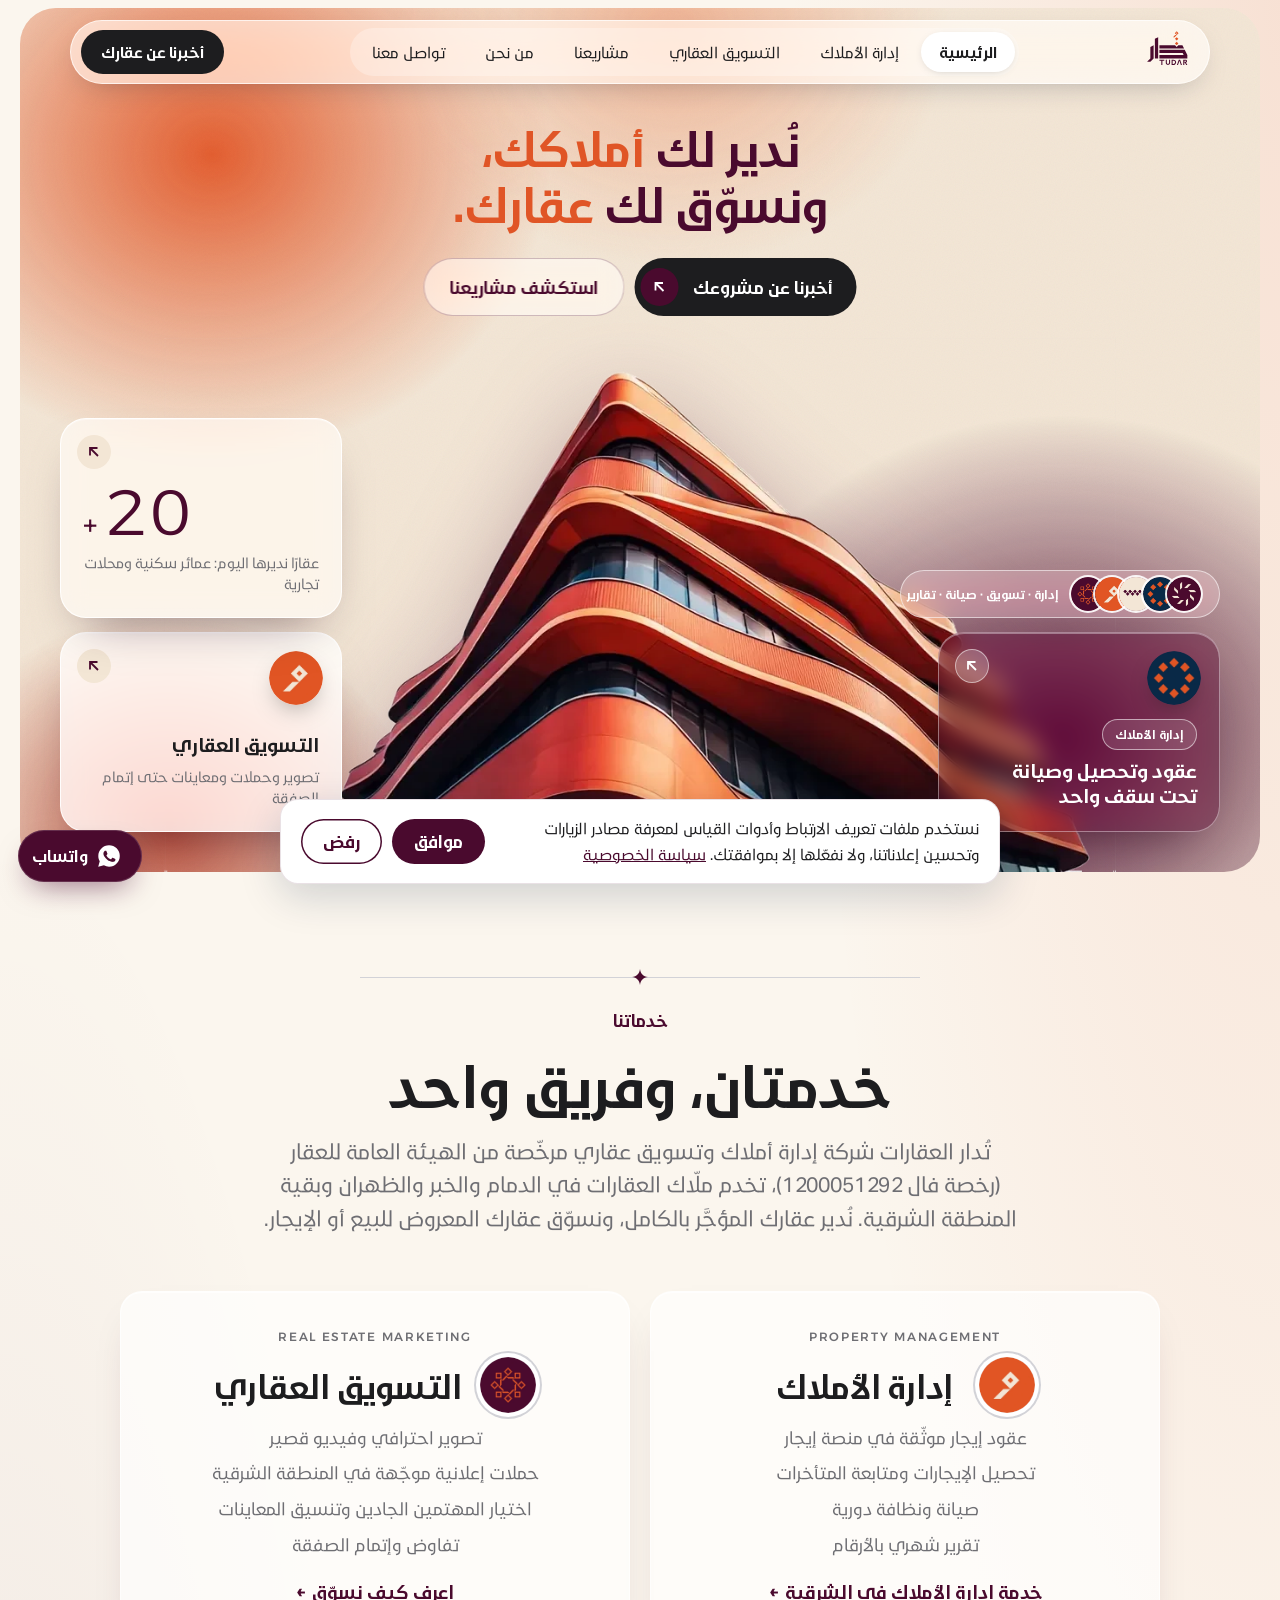
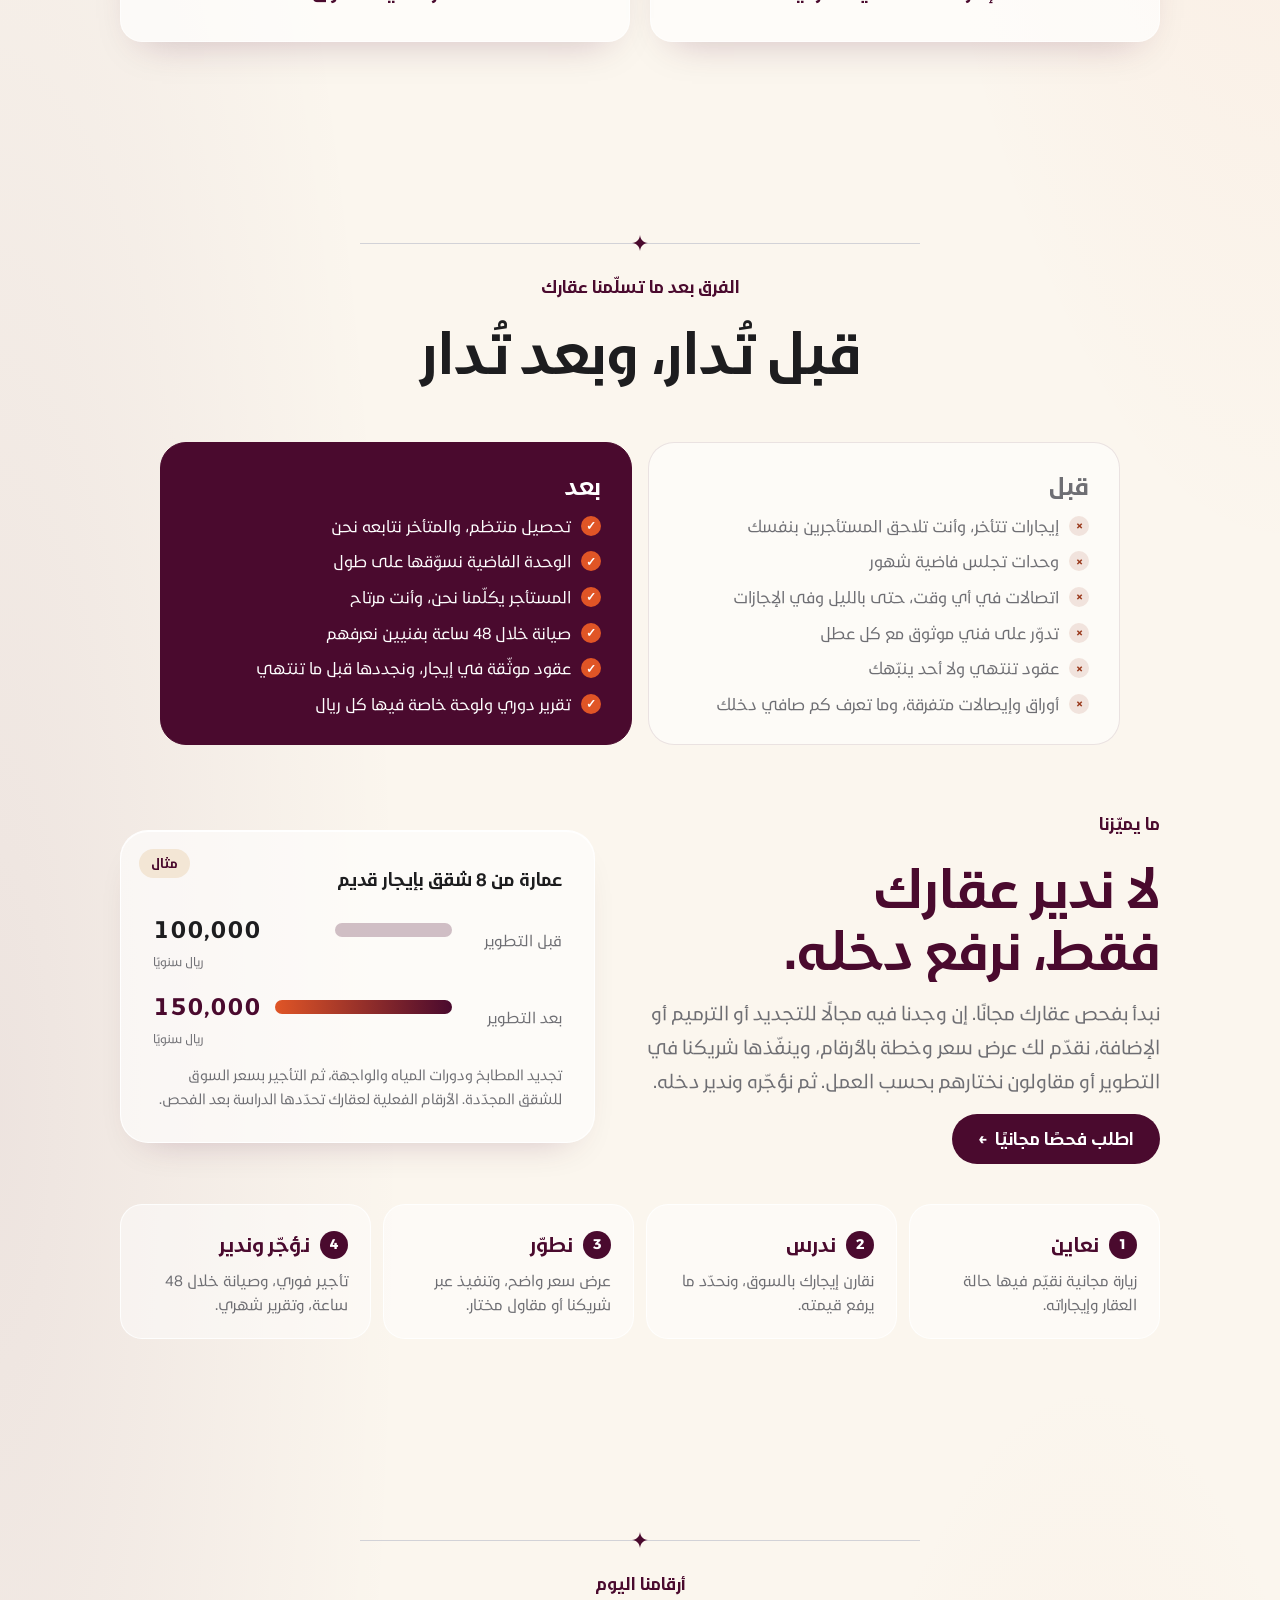
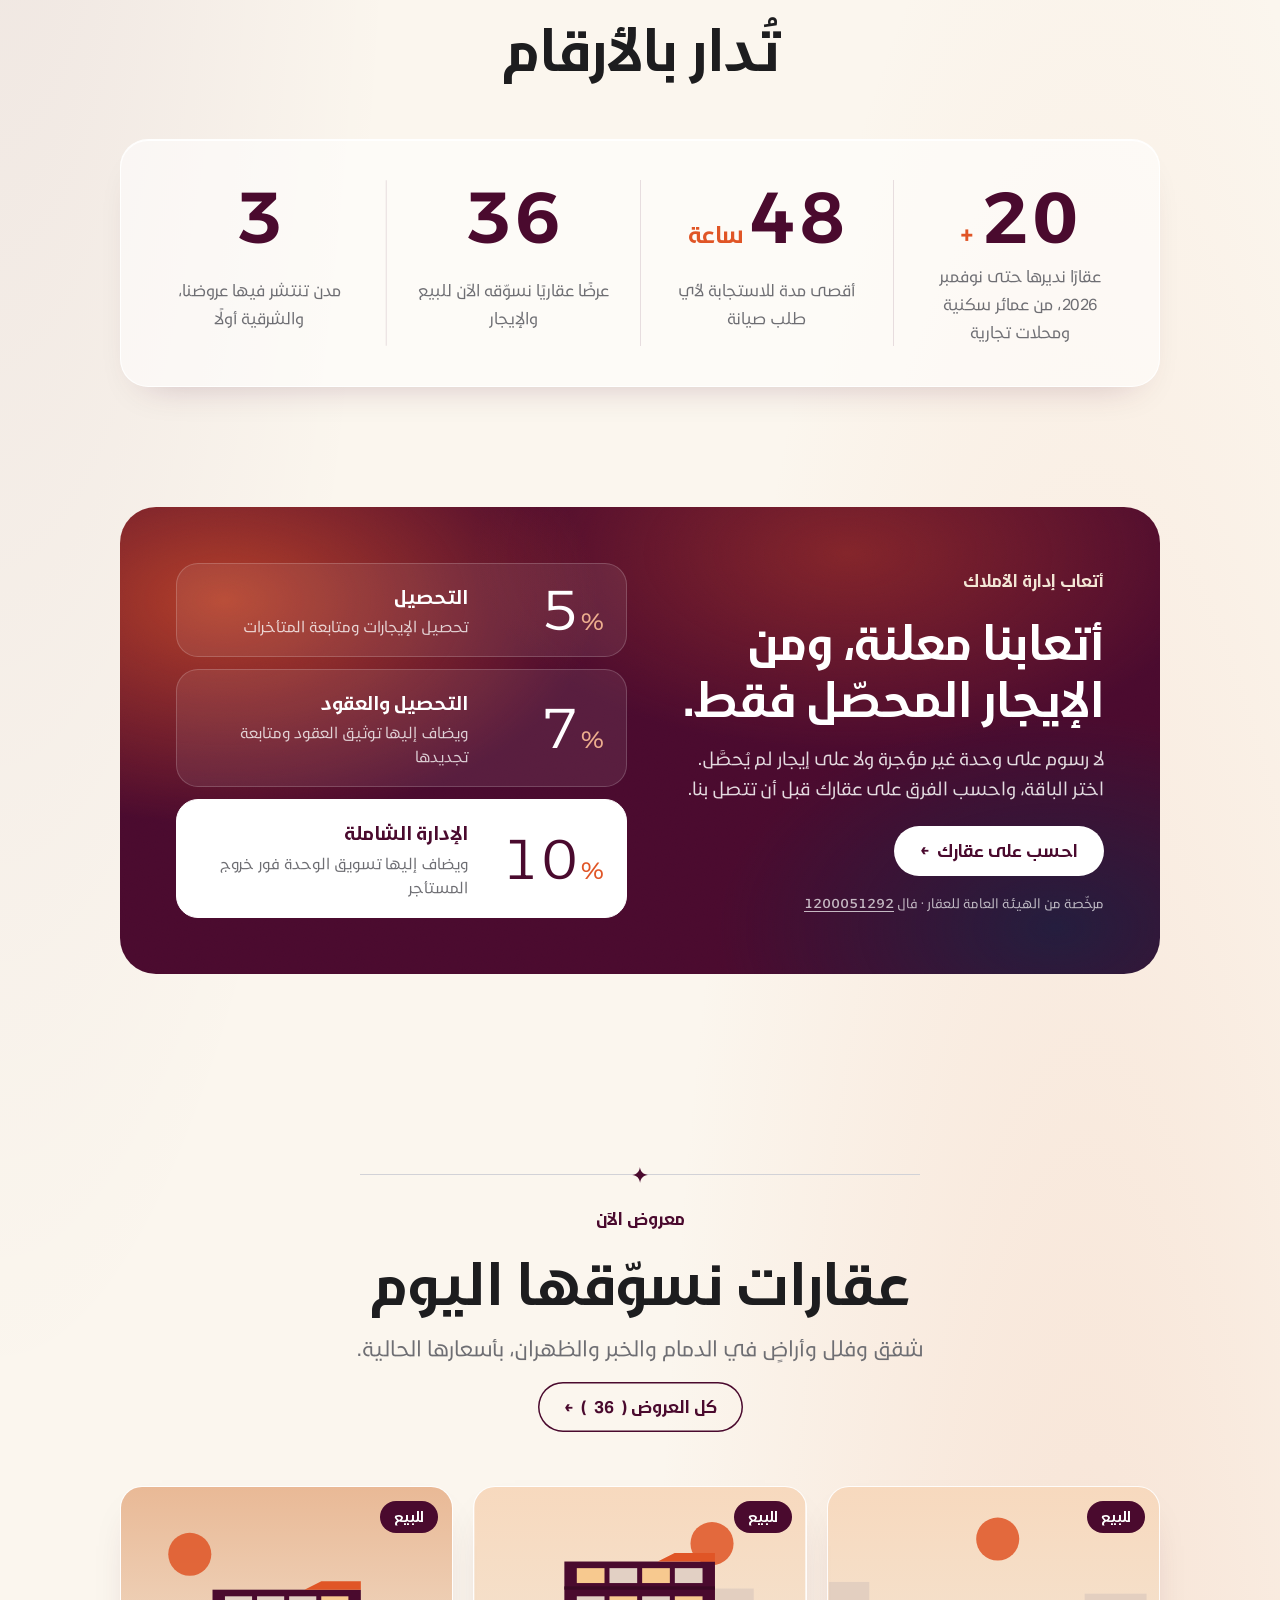
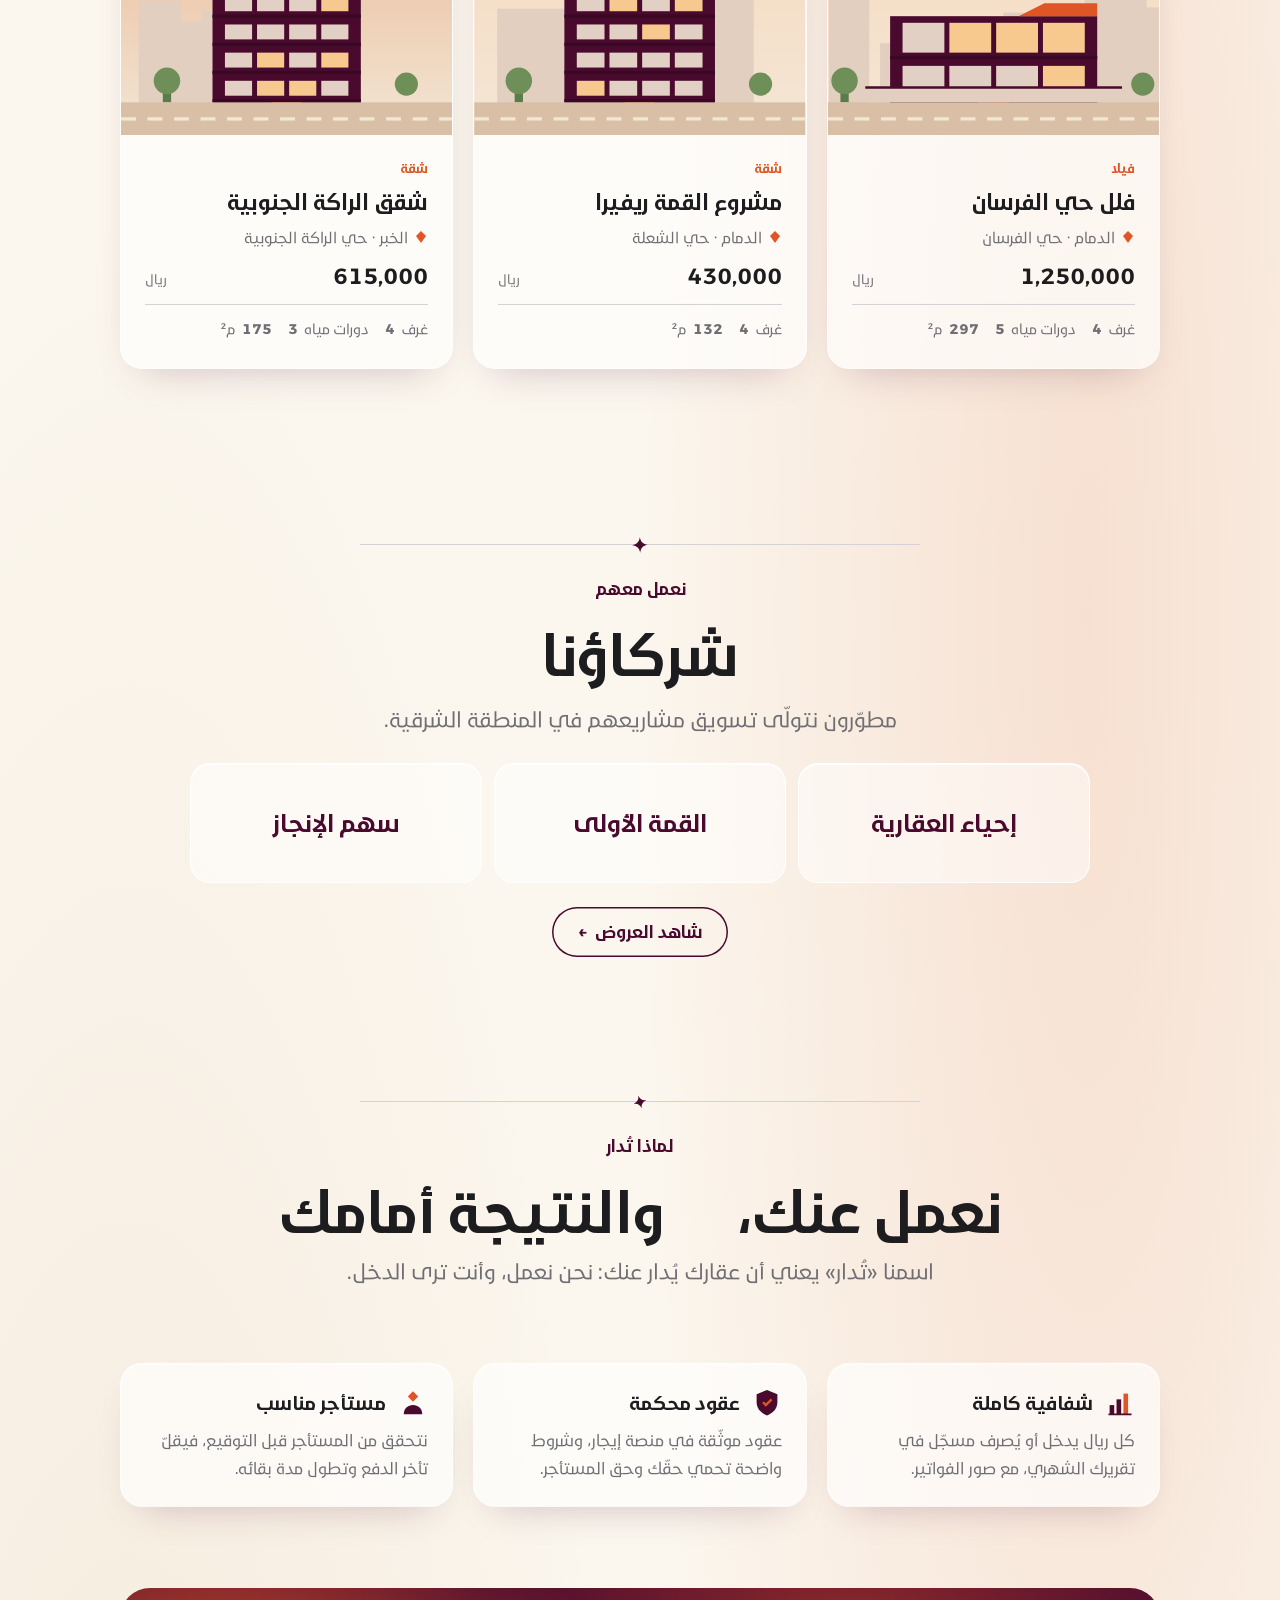
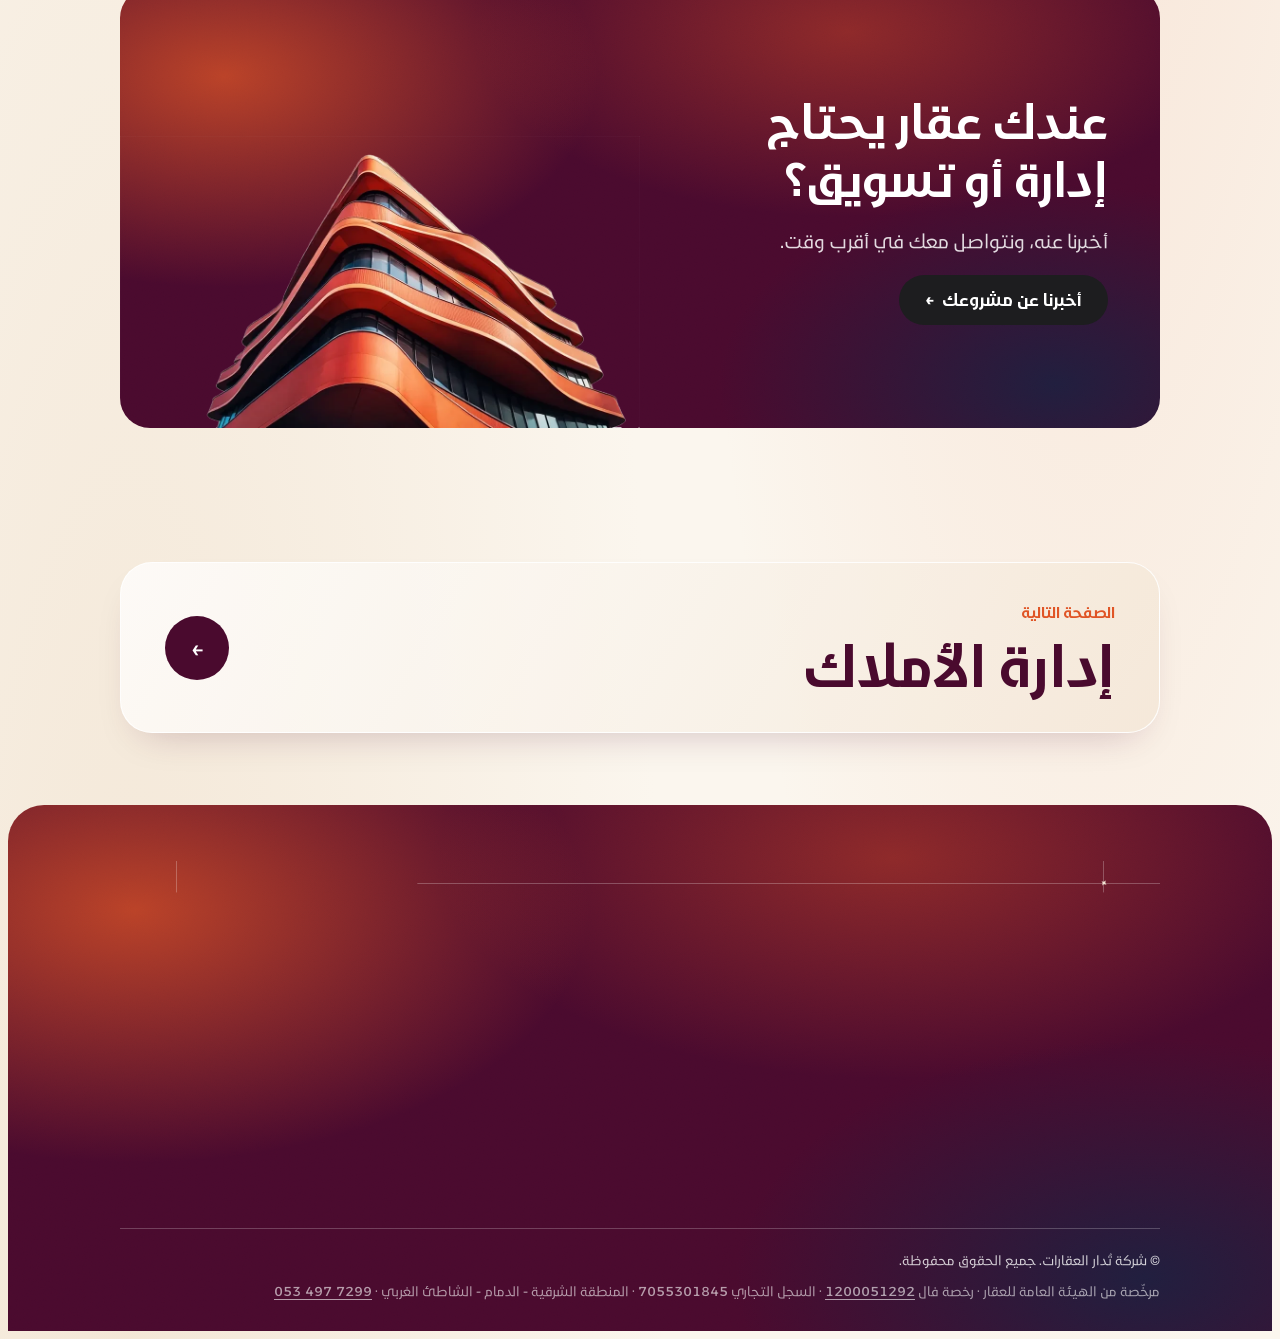
<file: index.html>
<!doctype html>
<html lang="ar" dir="rtl">
<head>
<meta charset="utf-8">
<meta name="robots" content="noindex,nofollow"><!-- نسخة المعاينة فقط: tools/make-production.mjs يحذف هذا السطر -->
<meta name="viewport" content="width=device-width,initial-scale=1,viewport-fit=cover">
<title>تُدار العقارات | إدارة أملاك وتسويق عقاري بالشرقية</title>
<meta name="description" content="نُدير لك أملاكك ونسوّق لك عقارك في الدمام والخبر والظهران: تحصيل، عقود، صيانة خلال 48 ساعة وتقارير شهرية. اطلب فحص عمارتك مجانًا.">
<meta name="theme-color" content="#FFFFFF">
<link rel="canonical" href="https://tudar.sa/">
<link rel="alternate" hreflang="ar-SA" href="https://tudar.sa/">
<link rel="alternate" hreflang="x-default" href="https://tudar.sa/">
<link rel="icon" href="favicon.svg" type="image/svg+xml">
<link rel="icon" href="favicon-32.png" sizes="32x32" type="image/png">
<link rel="apple-touch-icon" href="apple-touch-icon.png">
<meta property="og:type" content="website">
<meta property="og:locale" content="ar_SA">
<meta property="og:site_name" content="تُدار العقارات">
<meta property="og:title" content="تُدار العقارات | إدارة أملاك وتسويق عقاري بالشرقية">
<meta property="og:description" content="نُدير لك أملاكك ونسوّق لك عقارك في الدمام والخبر والظهران: تحصيل، عقود، صيانة خلال 48 ساعة وتقارير شهرية. اطلب فحص عمارتك مجانًا.">
<meta property="og:url" content="https://tudar.sa/">
<meta property="og:image" content="https://tudar.sa/og-image.jpg">
<meta property="og:image:width" content="1200">
<meta property="og:image:height" content="630">
<meta name="twitter:card" content="summary_large_image">
<link rel="preload" href="assets/fonts/Noor-Bold.woff2" as="font" type="font/woff2" crossorigin>
<link rel="preload" href="assets/fonts/Noor-Regular.woff2" as="font" type="font/woff2" crossorigin>
<link rel="preload" href="assets/img/hero-building.webp" as="image">
<!-- التنسيقات: كل ملف مسؤول عن جزء، والترتيب مهم (الأخير يغلب) -->
<link rel="stylesheet" href="assets/css/00-fonts.css">
<link rel="stylesheet" href="assets/css/01-base.css">
<link rel="stylesheet" href="assets/css/02-buttons-header.css">
<link rel="stylesheet" href="assets/css/03-sections.css">
<link rel="stylesheet" href="assets/css/04-management.css">
<link rel="stylesheet" href="assets/css/05-projects.css">
<link rel="stylesheet" href="assets/css/06-nav-hero.css">
<link rel="stylesheet" href="assets/css/07-motion-support.css">
<link rel="stylesheet" href="assets/css/08-brand-overrides.css">
<link rel="stylesheet" href="assets/css/09-glass-cover.css">
<link rel="stylesheet" href="assets/css/10-performance.css">
<link rel="stylesheet" href="assets/css/11-next-page.css">
<link rel="stylesheet" href="assets/css/12-calculator.css">
<link rel="stylesheet" href="assets/css/13-cover-headline.css">
<link rel="stylesheet" href="assets/css/14-refresh.css">
<link rel="stylesheet" href="assets/css/15-seo-pages.css">
<!-- Google Tag Manager (GTM-K3HG7TJR). لتغيير الحاوية: استبدل المعرّف هنا وفي الجزء noscript أعلى <body>.
     كل أكواد القياس والبكسلات (GA4 وMeta وTikTok وSnap وX) تُضاف من داخل GTM، ولا تعمل قبل موافقة الزائر. -->
<script>
window.dataLayer=window.dataLayer||[];function gtag(){dataLayer.push(arguments)}
gtag("consent","default",{ad_storage:"denied",ad_user_data:"denied",ad_personalization:"denied",analytics_storage:"denied",wait_for_update:500});
try{if(localStorage.getItem("tdr_consent")==="granted"){gtag("consent","update",{ad_storage:"granted",ad_user_data:"granted",ad_personalization:"granted",analytics_storage:"granted"});dataLayer.push({event:"consent_granted"})}}catch(e){}
(function(w,d,s,l,i){if(/^\{\{/.test(i))return;w[l].push({"gtm.start":new Date().getTime(),event:"gtm.js"});var f=d.getElementsByTagName(s)[0],j=d.createElement(s);j.async=true;j.src="https://www.googletagmanager.com/gtm.js?id="+i;f.parentNode.insertBefore(j,f)})(window,document,"script","dataLayer","GTM-K3HG7TJR");
</script>
<!-- End Google Tag Manager -->
<script type="application/ld+json">{"@context":"https://schema.org","@type":"RealEstateAgent","@id":"https://tudar.sa/#organization","name":"تُدار العقارات","alternateName":["تدار العقارات","شركة تُدار العقارات","Tudar Real Estate","TUDAR"],"url":"https://tudar.sa/","logo":"https://tudar.sa/icon-512.png","image":"https://tudar.sa/og-image.jpg","slogan":"نُدير لك أملاكك، ونسوّق لك عقارك","description":"تُدار العقارات شركة إدارة أملاك وتسويق عقاري مرخّصة من الهيئة العامة للعقار (رخصة فال 1200051292)، تخدم ملّاك العقارات في الدمام والخبر والظهران وبقية المنطقة الشرقية.","telephone":"+966534977299","identifier":{"@type":"PropertyValue","name":"رخصة فال","value":"1200051292","url":"https://aqari.rega.gov.sa/Inquires/Brokerage/Details/1200051292"},"address":{"@type":"PostalAddress","streetAddress":"حي الشاطئ الغربي","addressLocality":"الدمام","addressRegion":"المنطقة الشرقية","addressCountry":"SA"},"areaServed":[{"@type":"City","name":"الدمام"},{"@type":"City","name":"الخبر"},{"@type":"City","name":"الظهران"},{"@type":"City","name":"القطيف"},{"@type":"City","name":"الجبيل"},{"@type":"City","name":"الأحساء"},{"@type":"City","name":"رأس تنورة"}],"openingHours":"Su-Th 09:00-17:00","openingHoursSpecification":{"@type":"OpeningHoursSpecification","dayOfWeek":["Sunday","Monday","Tuesday","Wednesday","Thursday"],"opens":"09:00","closes":"17:00"},"contactPoint":{"@type":"ContactPoint","telephone":"+966534977299","contactType":"customer service","availableLanguage":["ar"],"hoursAvailable":{"@type":"OpeningHoursSpecification","dayOfWeek":["Sunday","Monday","Tuesday","Wednesday","Thursday"],"opens":"09:00","closes":"21:00"}},"sameAs":["https://www.instagram.com/tudar_sa","https://www.tiktok.com/@tudar.sa","https://x.com/tudar_sa"]}</script>
<script type="application/ld+json">{"@context":"https://schema.org","@type":"WebSite","name":"تُدار العقارات","url":"https://tudar.sa/","inLanguage":"ar-SA","publisher":{"@id":"https://tudar.sa/#organization"}}</script>
</head>
<body data-page="home">
<!-- Google Tag Manager (noscript) -->
<noscript><iframe src="https://www.googletagmanager.com/ns.html?id=GTM-K3HG7TJR" height="0" width="0" style="display:none;visibility:hidden"></iframe></noscript>
<!-- End Google Tag Manager (noscript) -->
<header class="top">
  <div class="wrap">
    <nav class="nav" aria-label="القائمة الرئيسية">
      <a class="brand" href="./" aria-label="تُدار العقارات، الرئيسية"><span data-logo="primary"></span></a>
      <div class="links">
        <a href="./" aria-current="page">الرئيسية</a>
        <a href="property-management">إدارة الأملاك</a>
        <a href="real-estate-marketing">التسويق العقاري</a>
        <a href="projects">مشاريعنا</a>
        <a href="about">من نحن</a>
        <a href="contact">تواصل معنا</a>
      </div>
      <a class="btn btn-o" href="free-inspection">أخبرنا عن عقارك</a>
      <button class="menu-t" id="menuT" aria-label="القائمة" aria-controls="mobileNav" aria-expanded="false"><span class="ml m1"></span><span class="ml m2"></span></button>
    </nav>
    <div class="mobile" id="mobileNav">
      <a href="./" aria-current="page">الرئيسية</a>
      <a href="property-management">إدارة الأملاك</a>
      <a href="real-estate-marketing">التسويق العقاري</a>
      <a href="projects">مشاريعنا</a>
      <a href="calculator">الحاسبة</a>
      <a href="about">من نحن</a>
      <a href="free-inspection">افحص عمارتك مجانًا</a>
      <a href="contact">تواصل معنا</a>
    </div>
  </div>
</header>

<main id="app"><div class="page">

<section class="hero3" aria-labelledby="heroH">
  <div class="h3-frame">
    <div class="mesh mesh-hero" aria-hidden="true"><i class="b1"></i><i class="b2"></i><i class="b3"></i><i class="b4"></i><i class="b5"></i></div>
    <div class="h3-word" aria-hidden="true"><svg viewBox="24 -29 1722 1300" xmlns="http://www.w3.org/2000/svg" role="img" aria-label="تُدار العقارات"><polygon fill="#FFFFFF" points="231.65,665.62 358.90,601.99 358.90,1110.99 231.65,1238.24 104.40,1238.24 231.65,1110.99"/><polygon fill="#FFFFFF" points="407.50,351.04 534.75,287.41 534.75,1110.99 407.50,1110.99"/><polygon fill="#FFFFFF" points="583.36,601.99 1189.17,601.99 1252.80,665.62 1316.42,601.99 1475.65,601.99 1539.28,729.24 583.36,729.24"/><polygon fill="#FFFFFF" points="583.36,777.85 1563.58,777.85 1666.53,983.74 1666.53,1110.99 583.36,1110.99 583.36,983.74 1524.26,983.74 1484.94,905.10 583.36,905.10"/><polygon fill="#FFFFFF" points="1252.8,287.41 1319.29,353.90 1252.8,420.40 1186.31,353.90"/><polygon fill="#FFFFFF" points="1252.8,469.00 1319.29,535.50 1252.8,601.99 1186.31,535.50"/><polygon fill="#FFFFFF" points="1252.80 205.63 1171.02 287.41 1111.20 287.41 1192.97 205.63"/><path fill="#FFFFFF" fill-rule="evenodd" d="M1252.80,59.00L1326.12,132.32L1252.80,205.63L1179.48,132.32Z M1252.80,108.35L1276.77,132.32L1252.80,156.29L1228.83,132.32Z"/></svg></div>
    <img class="h3-bld" src="assets/img/hero-building.webp" width="1096" height="616" alt="مبنى بواجهة برتقالية منحنية">
    <div class="h3-copy">
      <h1 id="heroH"><span class="ln"><span class="w">نُدير</span> <span class="w">لك</span> <span class="w"><em>أملاكك،</em></span></span> <br><span class="ln"><span class="w">ونسوّق</span> <span class="w">لك</span> <span class="w"><em>عقارك.</em></span></span></h1>
      <div class="h3-ctas"><a href="free-inspection" class="btn btn-k">أخبرنا عن مشروعك <span class="ci" aria-hidden="true"><svg width="14" height="14" viewBox="0 0 14 14"><path d="M11 11L3 3M3 10.5V3h7.5" stroke="currentColor" stroke-width="1.8" fill="none"/></svg></span></a><a href="projects" class="btn btn-l">استكشف مشاريعنا</a></div>
    </div>
    <div class="h3-side">
      <div class="h3-pill"><span class="stack" aria-hidden="true"><img class="bico" src="assets/img/icon-aqarat.webp" alt="" width="256" height="256"><img class="bico" src="assets/img/icon-mullak.webp" alt="" width="256" height="256"><img class="bico" src="assets/img/icon-mustajirun.webp" alt="" width="256" height="256"><img class="bico" src="assets/img/icon-siyana.webp" alt="" width="256" height="256"><img class="bico" src="assets/img/icon-tawasul.webp" alt="" width="256" height="256"></span><span>إدارة · تسويق · صيانة · تقارير</span></div>
      <div class="h3-cards">
        <a href="property-management" class="gcard g-dark"><span class="ga" aria-hidden="true"><svg width="14" height="14" viewBox="0 0 14 14"><path d="M11 11L3 3M3 10.5V3h7.5" stroke="currentColor" stroke-width="1.8" fill="none"/></svg></span><img class="bico" src="assets/img/icon-siyana.webp" alt="" width="256" height="256"><span class="gbadge">إدارة الأملاك</span><h3>عقود وتحصيل وصيانة تحت سقف واحد</h3></a>
        <a class="gcard g-light" href="real-estate-marketing"><span class="ga" aria-hidden="true"><svg width="14" height="14" viewBox="0 0 14 14"><path d="M11 11L3 3M3 10.5V3h7.5" stroke="currentColor" stroke-width="1.8" fill="none"/></svg></span><img class="bico" src="assets/img/icon-mullak.webp" alt="" width="256" height="256"><h3>التسويق العقاري</h3><p>تصوير وحملات ومعاينات حتى إتمام الصفقة</p></a>
        <a href="property-management" class="gcard g-glass"><span class="ga" aria-hidden="true"><svg width="14" height="14" viewBox="0 0 14 14"><path d="M11 11L3 3M3 10.5V3h7.5" stroke="currentColor" stroke-width="1.8" fill="none"/></svg></span><b class="num" dir="ltr"><small>+</small>20</b><p>عقارًا نديرها اليوم: عمائر سكنية ومحلات تجارية</p></a>
      </div>
    </div>
  </div>
</section>

<section><div class="wrap">
  <div class="sec-head"><span class="eyebrow">خدماتنا</span><h2>خدمتان، وفريق واحد</h2><p>تُدار العقارات شركة إدارة أملاك وتسويق عقاري مرخّصة من الهيئة العامة للعقار (رخصة فال 1200051292)، تخدم ملّاك العقارات في الدمام والخبر والظهران وبقية المنطقة الشرقية. نُدير عقارك المؤجَّر بالكامل، ونسوّق عقارك المعروض للبيع أو الإيجار.</p></div>
  <div class="split">
    <a href="property-management"><span class="tag">PROPERTY MANAGEMENT</span><img class="bico" src="assets/img/icon-mullak.webp" alt="" width="256" height="256"><h3>إدارة الأملاك</h3><p class="sd">عقود وتحصيل وصيانة وتقرير شهري</p><ul><li>عقود إيجار موثّقة في منصة إيجار</li><li>تحصيل الإيجارات ومتابعة المتأخرات</li><li>صيانة ونظافة دورية</li><li>تقرير شهري بالأرقام</li></ul><span class="go">خدمة إدارة الأملاك في الشرقية <span class="arr">←</span></span></a>
    <a href="real-estate-marketing"><span class="tag">REAL ESTATE MARKETING</span><img class="bico" src="assets/img/icon-aqarat.webp" alt="" width="256" height="256"><h3>التسويق العقاري</h3><p class="sd">تصوير وحملات ومعاينات حتى إتمام الصفقة</p><ul><li>تصوير احترافي وفيديو قصير</li><li>حملات إعلانية موجّهة في المنطقة الشرقية</li><li>اختيار المهتمين الجادين وتنسيق المعاينات</li><li>تفاوض وإتمام الصفقة</li></ul><span class="go">اعرف كيف نسوّق <span class="arr">←</span></span></a>
  </div>
</div></section>

<section class="ba"><div class="wrap">
  <div class="sec-head"><span class="eyebrow">الفرق بعد ما تسلّمنا عقارك</span><h2>قبل تُدار، وبعد تُدار</h2></div>
  <div class="ba-g">
    <div class="ba-c before"><h3>قبل</h3><ul role="list">
      <li>إيجارات تتأخر، وأنت تلاحق المستأجرين بنفسك</li>
      <li>وحدات تجلس فاضية شهور</li>
      <li>اتصالات في أي وقت، حتى بالليل وفي الإجازات</li>
      <li>تدوّر على فني موثوق مع كل عطل</li>
      <li>عقود تنتهي ولا أحد ينبّهك</li>
      <li>أوراق وإيصالات متفرقة، وما تعرف كم صافي دخلك</li>
    </ul></div>
    <div class="ba-c after"><h3>بعد</h3><ul role="list">
      <li>تحصيل منتظم، والمتأخر نتابعه نحن</li>
      <li>الوحدة الفاضية نسوّقها على طول</li>
      <li>المستأجر يكلّمنا نحن، وأنت مرتاح</li>
      <li>صيانة خلال 48 ساعة بفنيين نعرفهم</li>
      <li>عقود موثّقة في إيجار، ونجددها قبل ما تنتهي</li>
      <li>تقرير دوري ولوحة خاصة فيها كل ريال</li>
    </ul></div>
  </div>
</div></section>

<section class="devsec"><div class="wrap">
  <div class="dev-in">
    <div class="dev-t">
      <span class="eyebrow">ما يميّزنا</span>
      <h2>لا ندير عقارك فقط، نرفع دخله.</h2>
      <p>نبدأ بفحص عقارك مجانًا. إن وجدنا فيه مجالًا للتجديد أو الترميم أو الإضافة، نقدّم لك عرض سعر وخطة بالأرقام، وينفّذها شريكنا في التطوير أو مقاولون نختارهم بحسب العمل. ثم نؤجّره وندير دخله.</p>
      <a href="free-inspection?svc=dev" class="btn btn-o">اطلب فحصًا مجانيًا <span class="arr">←</span></a>
    </div>
    <div class="dev-ex" aria-label="مثال على رفع الدخل">
      <span class="dev-tag">مثال</span>
      <p class="dev-cap">عمارة من 8 شقق بإيجار قديم</p>
      <div class="dev-bars">
        <div class="db before"><span>قبل التطوير</span><i style="--w:66%"></i><b class="num">100,000</b><small>ريال سنويًا</small></div>
        <div class="db after"><span>بعد التطوير</span><i style="--w:100%"></i><b class="num">150,000</b><small>ريال سنويًا</small></div>
      </div>
      <p class="dev-note">تجديد المطابخ ودورات المياه والواجهة، ثم التأجير بسعر السوق للشقق المجدّدة. الأرقام الفعلية لعقارك تحدّدها الدراسة بعد الفحص.</p>
    </div>
  </div>
  <ol class="dev-steps" role="list">
    <li><b>نعاين</b><span>زيارة مجانية نقيّم فيها حالة العقار وإيجاراته.</span></li>
    <li><b>ندرس</b><span>نقارن إيجارك بالسوق، ونحدّد ما يرفع قيمته.</span></li>
    <li><b>نطوّر</b><span>عرض سعر واضح، وتنفيذ عبر شريكنا أو مقاول مختار.</span></li>
    <li><b>نؤجّر وندير</b><span>تأجير فوري، وصيانة خلال 48 ساعة، وتقرير شهري.</span></li>
  </ol>
</div></section>

<section class="dark"><div class="wrap">
  <div class="sec-head"><span class="eyebrow">أرقامنا اليوم</span><h2>تُدار بالأرقام</h2></div>
  <div class="nums">
    <div><b class="num" dir="ltr"><small>+</small>20</b><span>عقارًا نديرها حتى نوفمبر 2026، من عمائر سكنية ومحلات تجارية</span></div>
    <div><b class="num">48<small>ساعة</small></b><span>أقصى مدة للاستجابة لأي طلب صيانة</span></div>
    <div><b class="num" data-cnt="ls">36</b><span>عرضًا عقاريًا نسوّقه الآن للبيع والإيجار</span></div>
    <div><b class="num" data-cnt="cities">3</b><span>مدن تنتشر فيها عروضنا، والشرقية أولًا</span></div>
  </div>
</div></section>

<section class="fees"><div class="wrap">
  <div class="fees-in">
    <div class="fees-t"><span class="eyebrow">أتعاب إدارة الأملاك</span><h2>أتعابنا معلنة، ومن الإيجار المحصّل فقط.</h2><p>لا رسوم على وحدة غير مؤجرة ولا على إيجار لم يُحصَّل. اختر الباقة، واحسب الفرق على عقارك قبل أن تتصل بنا.</p><a href="calculator" class="btn btn-w">احسب على عقارك <span class="arr">←</span></a><small class="fees-lic">مرخّصة من الهيئة العامة للعقار · فال <a href="https://aqari.rega.gov.sa/Inquires/Brokerage/Details/1200051292" target="_blank" rel="noopener"><bdi class="en" dir="ltr">1200051292</bdi></a></small></div>
    <ul class="fees-l" role="list">
      <li><b class="num">5<small>%</small></b><span><strong>التحصيل</strong>تحصيل الإيجارات ومتابعة المتأخرات</span></li>
      <li><b class="num">7<small>%</small></b><span><strong>التحصيل والعقود</strong>ويضاف إليها توثيق العقود ومتابعة تجديدها</span></li>
      <li class="hi"><b class="num">10<small>%</small></b><span><strong>الإدارة الشاملة</strong>ويضاف إليها تسويق الوحدة فور خروج المستأجر</span></li>
    </ul>
  </div>
</div></section>

<section class="dark hx"><div class="wrap">
  <div class="sec-head"><span class="eyebrow">معروض الآن</span><h2>عقارات نسوّقها اليوم</h2><p>شقق وفلل وأراضٍ في الدمام والخبر والظهران، بأسعارها الحالية.</p><a href="projects" class="btn btn-g">كل العروض (<span data-cnt="ls">36</span>) <span class="arr">←</span></a></div>
  <div class="hx-view"><div class="grid3" id="hlist"><!--LISTINGS-HOME--><button class="card lcard" data-open="6775215" aria-label="تفاصيل فلل حي الفرسان"><div class="ph"><svg viewBox="0 0 400 300" preserveAspectRatio="xMidYMid slice" xmlns="http://www.w3.org/2000/svg" aria-hidden="true"><defs><linearGradient id="sk56" x1="0" y1="0" x2="0" y2="1"><stop offset="0" stop-color="#F7D9BE"/><stop offset="1" stop-color="#F3E6D5"/></linearGradient></defs><rect width="400" height="300" fill="url(#sk56)"/><circle cx="204.88683127572017" cy="62.89184670781893" r="26" fill="#E05526" opacity="0.85"/><rect x="312.0781893004115" y="145.37885802469137" width="96.65925068587106" height="154.62114197530863" fill="#E3CFC0"/><rect x="1.1574074074074074" y="114.64158950617283" width="48.67558299039781" height="185.35841049382717" fill="#E3CFC0"/><rect x="211.5329218106996" y="151.61265432098764" width="101.64098936899862" height="148.38734567901236" fill="#E3CFC0"/><rect x="309.87139917695475" y="128.7920524691358" width="74.7221364883402" height="171.2079475308642" fill="#E3CFC0"/><rect x="62.839506172839506" y="188.6797839506173" width="67.08569101508917" height="111.32021604938271" fill="#E3CFC0"/><rect x="75" y="156" width="250" height="144" fill="#4A0A2E"/><path d="M75 156l155 0 31.2 -15.6 63.8 0 0 15.6z" fill="#E05526"/><rect x="90" y="164" width="50.5" height="36" fill="#F3E6D5" opacity="0.9"/><rect x="146.5" y="164" width="50.5" height="36" fill="#F7C98F" opacity="1"/><rect x="203" y="164" width="50.5" height="36" fill="#F7C98F" opacity="1"/><rect x="259.5" y="164" width="50.5" height="36" fill="#F7C98F" opacity="1"/><rect x="75" y="204" width="250" height="4" fill="#3A0824"/><rect x="90" y="216" width="50.5" height="36" fill="#F3E6D5" opacity="0.9"/><rect x="146.5" y="216" width="50.5" height="36" fill="#F3E6D5" opacity="0.9"/><rect x="203" y="216" width="50.5" height="36" fill="#F3E6D5" opacity="0.9"/><rect x="259.5" y="216" width="50.5" height="36" fill="#F7C98F" opacity="1"/><rect x="75" y="256" width="250" height="4" fill="#3A0824"/><rect x="182" y="260" width="36" height="40" fill="#E05526"/><rect x="45" y="242" width="310" height="18" fill="#E3CFC0"/><path d="M45 242h310" stroke="#4A0A2E" stroke-width="3"/><rect x="15" y="240" width="10" height="20" fill="#5B7B4A"/><circle cx="20" cy="234" r="16" fill="#6E8F57"/><circle cx="380" cy="238" r="14" fill="#6E8F57"/><rect y="260" width="400" height="40" fill="#D9BFA6"/><rect x="0" y="278" width="18" height="4" fill="#F3E6D5"/><rect x="32" y="278" width="18" height="4" fill="#F3E6D5"/><rect x="64" y="278" width="18" height="4" fill="#F3E6D5"/><rect x="96" y="278" width="18" height="4" fill="#F3E6D5"/><rect x="128" y="278" width="18" height="4" fill="#F3E6D5"/><rect x="160" y="278" width="18" height="4" fill="#F3E6D5"/><rect x="192" y="278" width="18" height="4" fill="#F3E6D5"/><rect x="224" y="278" width="18" height="4" fill="#F3E6D5"/><rect x="256" y="278" width="18" height="4" fill="#F3E6D5"/><rect x="288" y="278" width="18" height="4" fill="#F3E6D5"/><rect x="320" y="278" width="18" height="4" fill="#F3E6D5"/><rect x="352" y="278" width="18" height="4" fill="#F3E6D5"/><rect x="384" y="278" width="18" height="4" fill="#F3E6D5"/><rect x="416" y="278" width="18" height="4" fill="#F3E6D5"/></svg><img class="lph" src="https://images.aqar.fm/webp/750x0/props/002983061_1786957345962.jpg" alt="فيلا حي الفرسان، الدمام" loading="lazy" decoding="async" referrerpolicy="no-referrer" onerror="this.remove()"><span class="badge b">للبيع</span></div><div class="bd"><span class="lk">فيلا</span><h3>فلل حي الفرسان</h3><div class="loc"><svg aria-hidden="true" width="14" height="14" viewBox="0 0 14 14"><path d="M7 1l5 5-5 7-5-7z" fill="#E05526"/></svg>الدمام · حي الفرسان</div><div class="price"><b class="num">1,250,000</b><small>ريال</small></div><div class="specs"><span>غرف <b class="num">4</b></span><span>دورات مياه <b class="num">5</b></span><span><b class="num">297</b> م²</span></div></div></button><button class="card lcard" data-open="6928576" aria-label="تفاصيل مشروع القمة ريفيرا"><div class="ph"><svg viewBox="0 0 400 300" preserveAspectRatio="xMidYMid slice" xmlns="http://www.w3.org/2000/svg" aria-hidden="true"><defs><linearGradient id="sk60" x1="0" y1="0" x2="0" y2="1"><stop offset="0" stop-color="#F7D9BE"/><stop offset="1" stop-color="#F3E6D5"/></linearGradient></defs><rect width="400" height="300" fill="url(#sk60)"/><circle cx="287.3600823045267" cy="68.35532407407408" r="26" fill="#E05526" opacity="0.85"/><rect x="256.1179698216735" y="122.59953703703704" width="81.60901063100137" height="177.40046296296296" fill="#E3CFC0"/><rect x="47.66632373113854" y="185.47337962962962" width="80.07596021947873" height="114.52662037037037" fill="#E3CFC0"/><rect x="182.7331961591221" y="146.05555555555554" width="55.04753943758573" height="153.94444444444446" fill="#E3CFC0"/><rect x="27.985253772290807" y="146.8460648148148" width="105.69041495198903" height="153.1539351851852" fill="#E3CFC0"/><rect x="150.0891632373114" y="150.3449074074074" width="51.17125342935528" height="149.6550925925926" fill="#E3CFC0"/><rect x="109.09807956104252" y="90" width="181.80384087791495" height="210" fill="#4A0A2E"/><path d="M109.09807956104252 90l112.71838134430728 0 20.4 -10.2 48.68545953360768 0 0 10.2z" fill="#E05526"/><rect x="124.09807956104252" y="98" width="33.45096021947874" height="18" fill="#F7C98F" opacity="1"/><rect x="163.54903978052127" y="98" width="33.45096021947874" height="18" fill="#F3E6D5" opacity="0.9"/><rect x="203" y="98" width="33.45096021947874" height="18" fill="#F7C98F" opacity="1"/><rect x="242.45096021947876" y="98" width="33.45096021947874" height="18" fill="#F3E6D5" opacity="0.9"/><rect x="109.09807956104252" y="120" width="181.80384087791495" height="4" fill="#3A0824"/><rect x="124.09807956104252" y="132" width="33.45096021947874" height="18" fill="#F3E6D5" opacity="0.9"/><rect x="163.54903978052127" y="132" width="33.45096021947874" height="18" fill="#F7C98F" opacity="1"/><rect x="203" y="132" width="33.45096021947874" height="18" fill="#F3E6D5" opacity="0.9"/><rect x="242.45096021947876" y="132" width="33.45096021947874" height="18" fill="#F7C98F" opacity="1"/><rect x="109.09807956104252" y="154" width="181.80384087791495" height="4" fill="#3A0824"/><rect x="124.09807956104252" y="166" width="33.45096021947874" height="18" fill="#F3E6D5" opacity="0.9"/><rect x="163.54903978052127" y="166" width="33.45096021947874" height="18" fill="#F3E6D5" opacity="0.9"/><rect x="203" y="166" width="33.45096021947874" height="18" fill="#F7C98F" opacity="1"/><rect x="242.45096021947876" y="166" width="33.45096021947874" height="18" fill="#F3E6D5" opacity="0.9"/><rect x="109.09807956104252" y="188" width="181.80384087791495" height="4" fill="#3A0824"/><rect x="124.09807956104252" y="200" width="33.45096021947874" height="18" fill="#F3E6D5" opacity="0.9"/><rect x="163.54903978052127" y="200" width="33.45096021947874" height="18" fill="#F3E6D5" opacity="0.9"/><rect x="203" y="200" width="33.45096021947874" height="18" fill="#F3E6D5" opacity="0.9"/><rect x="242.45096021947876" y="200" width="33.45096021947874" height="18" fill="#F3E6D5" opacity="0.9"/><rect x="109.09807956104252" y="222" width="181.80384087791495" height="4" fill="#3A0824"/><rect x="124.09807956104252" y="234" width="33.45096021947874" height="18" fill="#F7C98F" opacity="1"/><rect x="163.54903978052127" y="234" width="33.45096021947874" height="18" fill="#F3E6D5" opacity="0.9"/><rect x="203" y="234" width="33.45096021947874" height="18" fill="#F3E6D5" opacity="0.9"/><rect x="242.45096021947876" y="234" width="33.45096021947874" height="18" fill="#F3E6D5" opacity="0.9"/><rect x="109.09807956104252" y="256" width="181.80384087791495" height="4" fill="#3A0824"/><rect x="182" y="260" width="36" height="40" fill="#E05526"/><rect x="49.098079561042525" y="240" width="10" height="20" fill="#5B7B4A"/><circle cx="54.098079561042525" cy="234" r="16" fill="#6E8F57"/><circle cx="345.90192043895746" cy="238" r="14" fill="#6E8F57"/><rect y="260" width="400" height="40" fill="#D9BFA6"/><rect x="0" y="278" width="18" height="4" fill="#F3E6D5"/><rect x="32" y="278" width="18" height="4" fill="#F3E6D5"/><rect x="64" y="278" width="18" height="4" fill="#F3E6D5"/><rect x="96" y="278" width="18" height="4" fill="#F3E6D5"/><rect x="128" y="278" width="18" height="4" fill="#F3E6D5"/><rect x="160" y="278" width="18" height="4" fill="#F3E6D5"/><rect x="192" y="278" width="18" height="4" fill="#F3E6D5"/><rect x="224" y="278" width="18" height="4" fill="#F3E6D5"/><rect x="256" y="278" width="18" height="4" fill="#F3E6D5"/><rect x="288" y="278" width="18" height="4" fill="#F3E6D5"/><rect x="320" y="278" width="18" height="4" fill="#F3E6D5"/><rect x="352" y="278" width="18" height="4" fill="#F3E6D5"/><rect x="384" y="278" width="18" height="4" fill="#F3E6D5"/><rect x="416" y="278" width="18" height="4" fill="#F3E6D5"/></svg><img class="lph" src="https://images.aqar.fm/webp/750x0/props/002983067_1793512989693.jpg" alt="شقة حي الشعلة، الدمام" loading="lazy" decoding="async" referrerpolicy="no-referrer" onerror="this.remove()"><span class="badge b">للبيع</span></div><div class="bd"><span class="lk">شقة</span><h3>مشروع القمة ريفيرا</h3><div class="loc"><svg aria-hidden="true" width="14" height="14" viewBox="0 0 14 14"><path d="M7 1l5 5-5 7-5-7z" fill="#E05526"/></svg>الدمام · حي الشعلة</div><div class="price"><b class="num">430,000</b><small>ريال</small></div><div class="specs"><span>غرف <b class="num">4</b></span><span><b class="num">132</b> م²</span></div></div></button><button class="card lcard" data-open="6853685" aria-label="تفاصيل شقق الراكة الجنوبية"><div class="ph"><svg viewBox="0 0 400 300" preserveAspectRatio="xMidYMid slice" xmlns="http://www.w3.org/2000/svg" aria-hidden="true"><defs><linearGradient id="sk53" x1="0" y1="0" x2="0" y2="1"><stop offset="0" stop-color="#E9B996"/><stop offset="1" stop-color="#F3E6D5"/></linearGradient></defs><rect width="400" height="300" fill="url(#sk53)"/><circle cx="83.03189300411523" cy="81.29423868312757" r="26" fill="#E05526" opacity="0.85"/><rect x="54.04835390946502" y="162.4633487654321" width="107.94693072702331" height="137.5366512345679" fill="#E3CFC0"/><rect x="166.27572016460906" y="151.51774691358025" width="77.62530006858711" height="148.48225308641975" fill="#E3CFC0"/><rect x="233.1327160493827" y="155.78047839506172" width="49.0860768175583" height="144.21952160493828" fill="#E3CFC0"/><rect x="21.286008230452673" y="137.75154320987656" width="51.49592764060357" height="162.24845679012344" fill="#E3CFC0"/><rect x="97.4022633744856" y="149.93094135802468" width="44.02151920438958" height="150.06905864197532" fill="#E3CFC0"/><rect x="110.477280521262" y="124" width="179.045438957476" height="176" fill="#4A0A2E"/><path d="M110.477280521262 124l111.00817215363512 0 20.4 -10.2 47.63726680384088 0 0 10.2z" fill="#E05526"/><rect x="125.477280521262" y="132" width="32.761359739369" height="18" fill="#F3E6D5" opacity="0.9"/><rect x="164.238640260631" y="132" width="32.761359739369" height="18" fill="#F3E6D5" opacity="0.9"/><rect x="203" y="132" width="32.761359739369" height="18" fill="#F3E6D5" opacity="0.9"/><rect x="241.761359739369" y="132" width="32.761359739369" height="18" fill="#F7C98F" opacity="1"/><rect x="110.477280521262" y="154" width="179.045438957476" height="4" fill="#3A0824"/><rect x="125.477280521262" y="166" width="32.761359739369" height="18" fill="#F3E6D5" opacity="0.9"/><rect x="164.238640260631" y="166" width="32.761359739369" height="18" fill="#F3E6D5" opacity="0.9"/><rect x="203" y="166" width="32.761359739369" height="18" fill="#F3E6D5" opacity="0.9"/><rect x="241.761359739369" y="166" width="32.761359739369" height="18" fill="#F3E6D5" opacity="0.9"/><rect x="110.477280521262" y="188" width="179.045438957476" height="4" fill="#3A0824"/><rect x="125.477280521262" y="200" width="32.761359739369" height="18" fill="#F3E6D5" opacity="0.9"/><rect x="164.238640260631" y="200" width="32.761359739369" height="18" fill="#F7C98F" opacity="1"/><rect x="203" y="200" width="32.761359739369" height="18" fill="#F3E6D5" opacity="0.9"/><rect x="241.761359739369" y="200" width="32.761359739369" height="18" fill="#F7C98F" opacity="1"/><rect x="110.477280521262" y="222" width="179.045438957476" height="4" fill="#3A0824"/><rect x="125.477280521262" y="234" width="32.761359739369" height="18" fill="#F3E6D5" opacity="0.9"/><rect x="164.238640260631" y="234" width="32.761359739369" height="18" fill="#F7C98F" opacity="1"/><rect x="203" y="234" width="32.761359739369" height="18" fill="#F7C98F" opacity="1"/><rect x="241.761359739369" y="234" width="32.761359739369" height="18" fill="#F3E6D5" opacity="0.9"/><rect x="110.477280521262" y="256" width="179.045438957476" height="4" fill="#3A0824"/><rect x="182" y="260" width="36" height="40" fill="#E05526"/><rect x="50.477280521262" y="240" width="10" height="20" fill="#5B7B4A"/><circle cx="55.477280521262" cy="234" r="16" fill="#6E8F57"/><circle cx="344.522719478738" cy="238" r="14" fill="#6E8F57"/><rect y="260" width="400" height="40" fill="#D9BFA6"/><rect x="0" y="278" width="18" height="4" fill="#F3E6D5"/><rect x="32" y="278" width="18" height="4" fill="#F3E6D5"/><rect x="64" y="278" width="18" height="4" fill="#F3E6D5"/><rect x="96" y="278" width="18" height="4" fill="#F3E6D5"/><rect x="128" y="278" width="18" height="4" fill="#F3E6D5"/><rect x="160" y="278" width="18" height="4" fill="#F3E6D5"/><rect x="192" y="278" width="18" height="4" fill="#F3E6D5"/><rect x="224" y="278" width="18" height="4" fill="#F3E6D5"/><rect x="256" y="278" width="18" height="4" fill="#F3E6D5"/><rect x="288" y="278" width="18" height="4" fill="#F3E6D5"/><rect x="320" y="278" width="18" height="4" fill="#F3E6D5"/><rect x="352" y="278" width="18" height="4" fill="#F3E6D5"/><rect x="384" y="278" width="18" height="4" fill="#F3E6D5"/><rect x="416" y="278" width="18" height="4" fill="#F3E6D5"/></svg><img class="lph" src="https://images.aqar.fm/webp/750x0/props/002983064_1788333976640.jpg" alt="شقة حي الراكة الجنوبية، الخبر" loading="lazy" decoding="async" referrerpolicy="no-referrer" onerror="this.remove()"><span class="badge b">للبيع</span></div><div class="bd"><span class="lk">شقة</span><h3>شقق الراكة الجنوبية</h3><div class="loc"><svg aria-hidden="true" width="14" height="14" viewBox="0 0 14 14"><path d="M7 1l5 5-5 7-5-7z" fill="#E05526"/></svg>الخبر · حي الراكة الجنوبية</div><div class="price"><b class="num">615,000</b><small>ريال</small></div><div class="specs"><span>غرف <b class="num">4</b></span><span>دورات مياه <b class="num">3</b></span><span><b class="num">175</b> م²</span></div></div></button><!--/LISTINGS-HOME--></div></div>
</div></section>

<section class="partners"><div class="wrap">
  <div class="sec-head" style="margin-bottom:28px"><span class="eyebrow">نعمل معهم</span><h2>شركاؤنا</h2><p>مطوّرون نتولّى تسويق مشاريعهم في المنطقة الشرقية.</p></div>
  <ul class="ptiles p3" role="list"><li>إحياء العقارية</li><li>القمة الأولى</li><li>سهم الإنجاز</li></ul>
  <div style="display:flex;justify-content:center;margin-top:24px"><a href="projects" class="btn btn-g">شاهد العروض <span class="arr">←</span></a></div>
</div></section>

<section class="sandbg"><div class="wrap">
  <div class="sec-head"><span class="eyebrow">لماذا تُدار</span><h2>نعمل عنك، والنتيجة أمامك</h2><p>اسمنا «تُدار» يعني أن عقارك يُدار عنك: نحن نعمل، وأنت ترى الدخل.</p></div>
  <div class="feat">
    <div><svg class="ico" aria-hidden="true" focusable="false" viewBox="0 0 52 52"><rect x="8" y="30" width="8" height="16" fill="#4A0A2E"/><rect x="20" y="20" width="8" height="26" fill="#4A0A2E"/><rect x="32" y="10" width="8" height="36" fill="#E05526"/><path d="M6 46h40" stroke="#4A0A2E" stroke-width="3"/></svg><h3>شفافية كاملة</h3><p>كل ريال يدخل أو يُصرف مسجّل في تقريرك الشهري، مع صور الفواتير.</p></div>
    <div><svg class="ico" aria-hidden="true" focusable="false" viewBox="0 0 52 52"><path d="M26 4l18 7v14c0 11-8 19-18 23C16 44 8 36 8 25V11z" fill="#4A0A2E"/><path d="M19 25l5 5 10-10" stroke="#E05526" stroke-width="4" fill="none"/></svg><h3>عقود محكمة</h3><p>عقود موثّقة في منصة إيجار، وشروط واضحة تحمي حقّك وحق المستأجر.</p></div>
    <div><svg class="ico" aria-hidden="true" focusable="false" viewBox="0 0 52 52"><path d="M26 6l9 9-9 9-9-9z" fill="#E05526"/><path d="M10 46c0-10 7-16 16-16s16 6 16 16z" fill="#4A0A2E"/></svg><h3>مستأجر مناسب</h3><p>نتحقق من المستأجر قبل التوقيع، فيقلّ تأخر الدفع وتطول مدة بقائه.</p></div>
  </div>
</div></section>
<section class="cta-band"><div class="wrap"><div class="cta2"><div class="cta2-t"><h2>عندك عقار يحتاج إدارة أو تسويق؟</h2><p>أخبرنا عنه، ونتواصل معك في أقرب وقت.</p><a href="free-inspection" class="btn btn-w">أخبرنا عن مشروعك <span class="arr">←</span></a></div><div class="cta2-p" aria-hidden="true"></div></div></div></section><section class="nextp"><div class="wrap"><a class="np" href="property-management"><span class="np-k">الصفحة التالية</span><b>إدارة الأملاك</b><span class="np-ar" aria-hidden="true">←</span></a></div></section>
</div></main>

<!-- زر واتساب العائم: الرقم في href، والرسالة المكتوبة مسبقًا بعد text= -->
<a class="wa-fab" data-waq href="https://wa.me/966534977299?text=%D8%A7%D9%84%D8%B3%D9%84%D8%A7%D9%85%20%D8%B9%D9%84%D9%8A%D9%83%D9%85%D8%8C%20%D8%A3%D8%B1%D8%BA%D8%A8%20%D9%81%D9%8A%20%D8%A7%D9%84%D8%A7%D8%B3%D8%AA%D9%81%D8%B3%D8%A7%D8%B1%20%D8%B9%D9%86%20%D8%AE%D8%AF%D9%85%D8%A7%D8%AA%20%D8%AA%D9%8F%D8%AF%D8%A7%D8%B1" target="_blank" rel="noopener" aria-label="راسلنا على واتساب"><svg viewBox="0 0 24 24" width="26" height="26" aria-hidden="true"><path fill="currentColor" d="M12.04 2C6.58 2 2.13 6.45 2.13 11.91c0 1.75.46 3.45 1.32 4.95L2.05 22l5.25-1.38a9.9 9.9 0 0 0 4.74 1.21h.01c5.46 0 9.9-4.45 9.9-9.91 0-2.65-1.03-5.14-2.9-7.01A9.82 9.82 0 0 0 12.04 2Zm5.8 14.06c-.24.68-1.42 1.3-1.95 1.35-.5.05-.97.23-3.27-.68-2.77-1.09-4.52-3.92-4.66-4.1-.13-.18-1.11-1.48-1.11-2.82 0-1.34.7-2 .95-2.27.25-.27.54-.34.72-.34h.52c.17 0 .39-.06.61.47.24.55.79 1.9.86 2.04.07.14.11.3.02.48-.09.18-.14.3-.27.46l-.41.48c-.14.14-.28.29-.12.56.16.27.71 1.17 1.53 1.9 1.05.94 1.94 1.23 2.21 1.37.27.14.43.11.59-.07.16-.18.68-.79.86-1.06.18-.27.36-.23.61-.14.25.09 1.58.75 1.85.88.27.14.45.2.52.32.07.11.07.66-.17 1.33Z"/></svg><span>واتساب</span></a>

<footer>
  <div class="wrap">
    <div class="f-lines" aria-hidden="true"><i class="fl1"></i><i class="fl2"></i><i class="fl3"></i><svg class="star" viewBox="0 0 24 24" aria-hidden="true"><path d="M12 0C12.9 7.2 16.8 11.1 24 12C16.8 12.9 12.9 16.8 12 24C11.1 16.8 7.2 12.9 0 12C7.2 11.1 11.1 7.2 12 0Z"/></svg></div>
    <div class="foot-mask"><div class="foot">
      <div style="display:grid;gap:16px;align-content:start">
        <span data-logo="rev" style="width:96px;display:block"></span>
        <p style="opacity:.7;font-size:15px;max-width:300px">نُدير لك أملاكك، ونسوّق لك عقارك. إدارة أملاك وتسويق عقاري في المنطقة الشرقية.</p>
      </div>
      <div><h4>خدماتنا</h4><a href="property-management">إدارة الأملاك في الشرقية</a><a href="real-estate-marketing">التسويق العقاري</a><a href="free-inspection">افحص عمارتك مجانًا</a><a href="calculator">حاسبة كم يوصلك فعليًا</a></div>
      <div><h4>الشركة</h4><a href="about">من نحن</a><a href="projects">عقارات للبيع والإيجار</a><a href="contact">تواصل معنا</a><a href="privacy">سياسة الخصوصية</a></div>
      <div><h4>تواصل</h4><a href="tel:+966534977299" class="en"><bdi dir="ltr">053 497 7299</bdi></a><a href="https://wa.me/966534977299" data-waq target="_blank" rel="noopener">واتساب</a><a href="https://www.instagram.com/tudar_sa" target="_blank" rel="noopener">إنستقرام <bdi class="en" dir="ltr">@tudar_sa</bdi></a><a href="https://www.tiktok.com/@tudar.sa" target="_blank" rel="noopener">تيك توك <bdi class="en" dir="ltr">@tudar.sa</bdi></a><a href="https://x.com/tudar_sa" target="_blank" rel="noopener">إكس <bdi class="en" dir="ltr">@tudar_sa</bdi></a></div>
    </div></div>
    <div class="foot-b"><span>© شركة تُدار العقارات. جميع الحقوق محفوظة.</span><span class="lic">مرخّصة من الهيئة العامة للعقار · رخصة فال <a href="https://aqari.rega.gov.sa/Inquires/Brokerage/Details/1200051292" target="_blank" rel="noopener" title="تحقق من الرخصة على موقع الهيئة"><bdi class="en" dir="ltr">1200051292</bdi></a> · السجل التجاري <bdi class="en" dir="ltr">7055301845</bdi> · المنطقة الشرقية - الدمام - الشاطئ الغربي · <a href="tel:+966534977299"><bdi class="en" dir="ltr">053 497 7299</bdi></a></span></div>
  </div>
</footer>

<!-- مكتبات الحركة (محلية) -->
<script src="assets/vendor/motion.js" defer></script>
<!-- كود الموقع: الترتيب مهم -->
<script src="assets/js/core/tracking.js" defer></script>
<script src="assets/js/core/brand.js" defer></script>
<script src="assets/js/core/leads.js" defer></script>
<script src="assets/js/core/facade.js" defer></script>
<script src="data/listings.js?v=mx0nb9r6" defer></script>
<script src="assets/js/data/live-listings.js" defer></script>
<script src="assets/js/data/images.js" defer></script>
<script src="assets/js/data/projects.js" defer></script>
<script src="assets/js/components/project-card.js" defer></script>
<script src="assets/js/components/partners.js" defer></script>
<script src="assets/js/animations/fx.js" defer></script>
<script src="assets/js/animations/scroll-scenes.js" defer></script>
<script src="assets/js/components/cards.js" defer></script>
<script src="assets/js/router.js" defer></script>
<script src="assets/js/components/ui.js" defer></script>
<script src="assets/js/components/calculator.js" defer></script>
<script src="assets/js/components/brief-form.js" defer></script>
<script src="assets/js/core/consent.js" defer></script>
<script src="assets/js/main.js" defer></script>
</body>
</html>
</file>
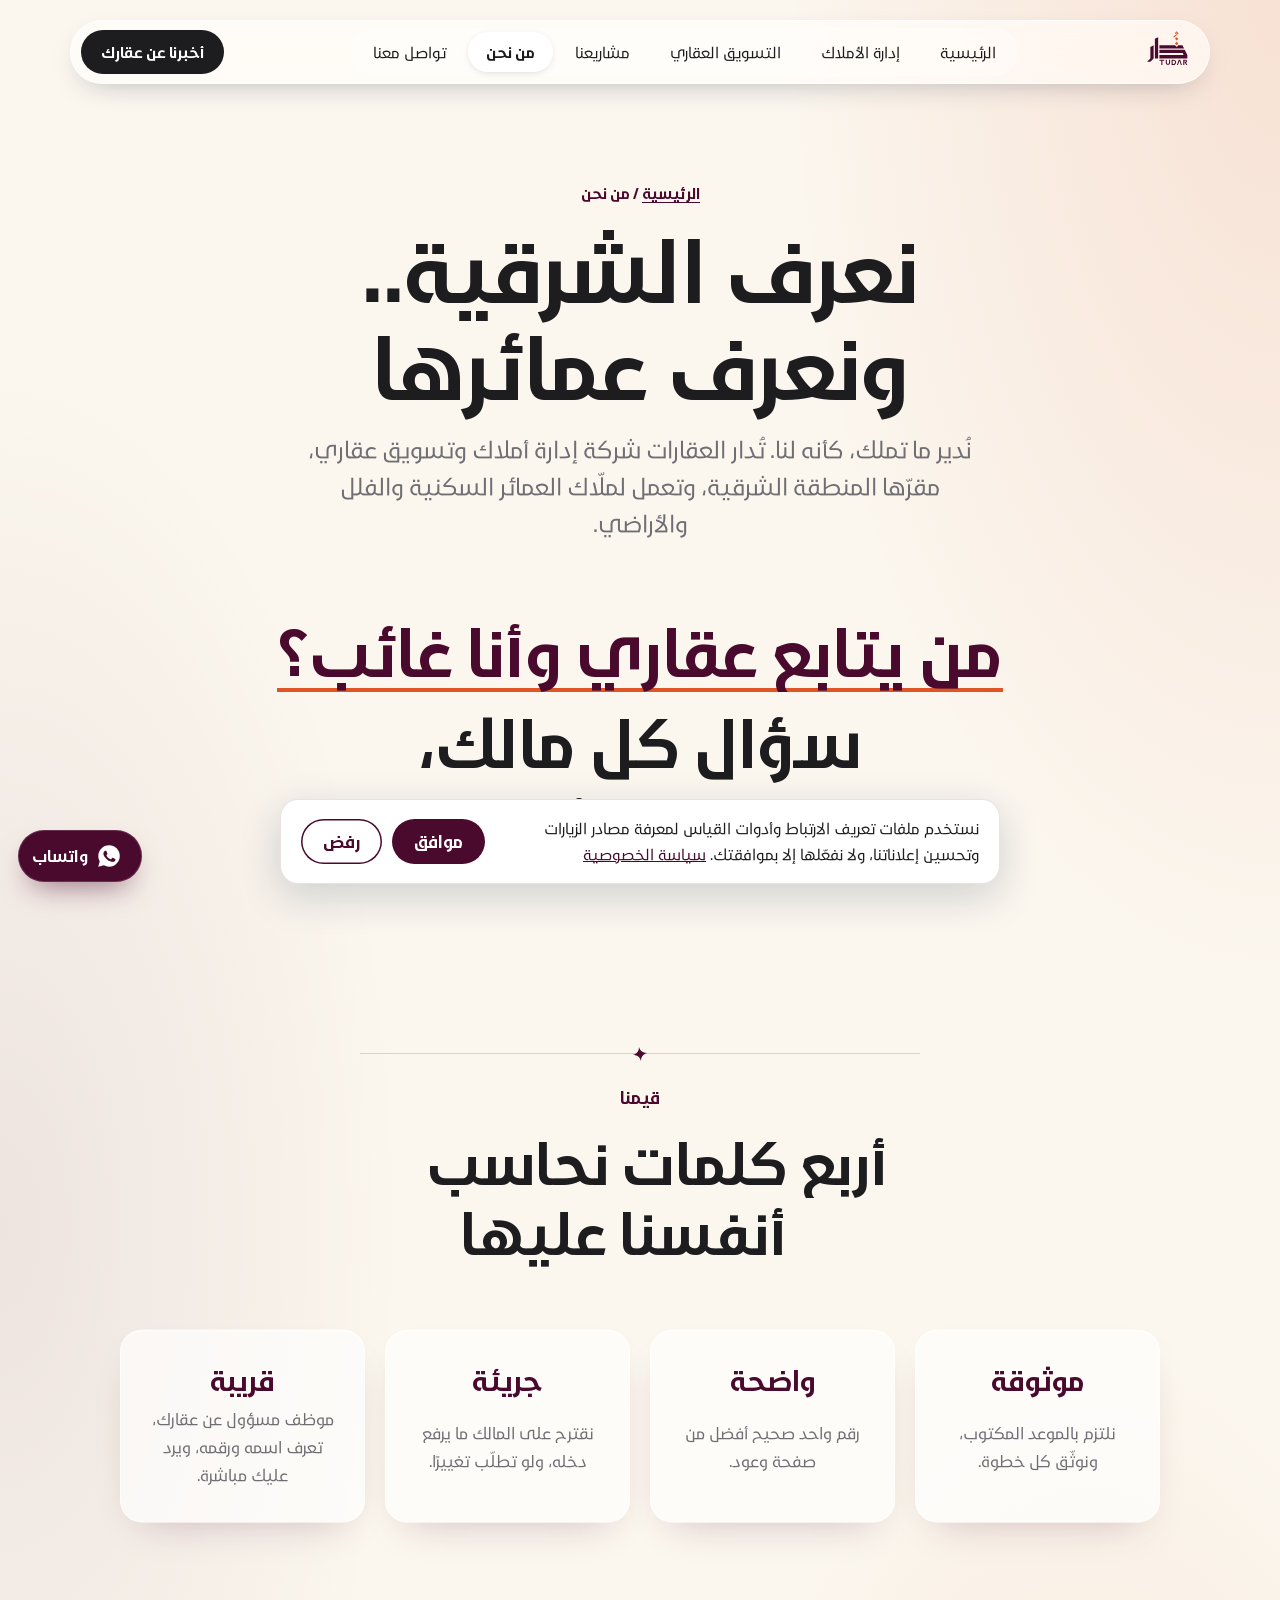
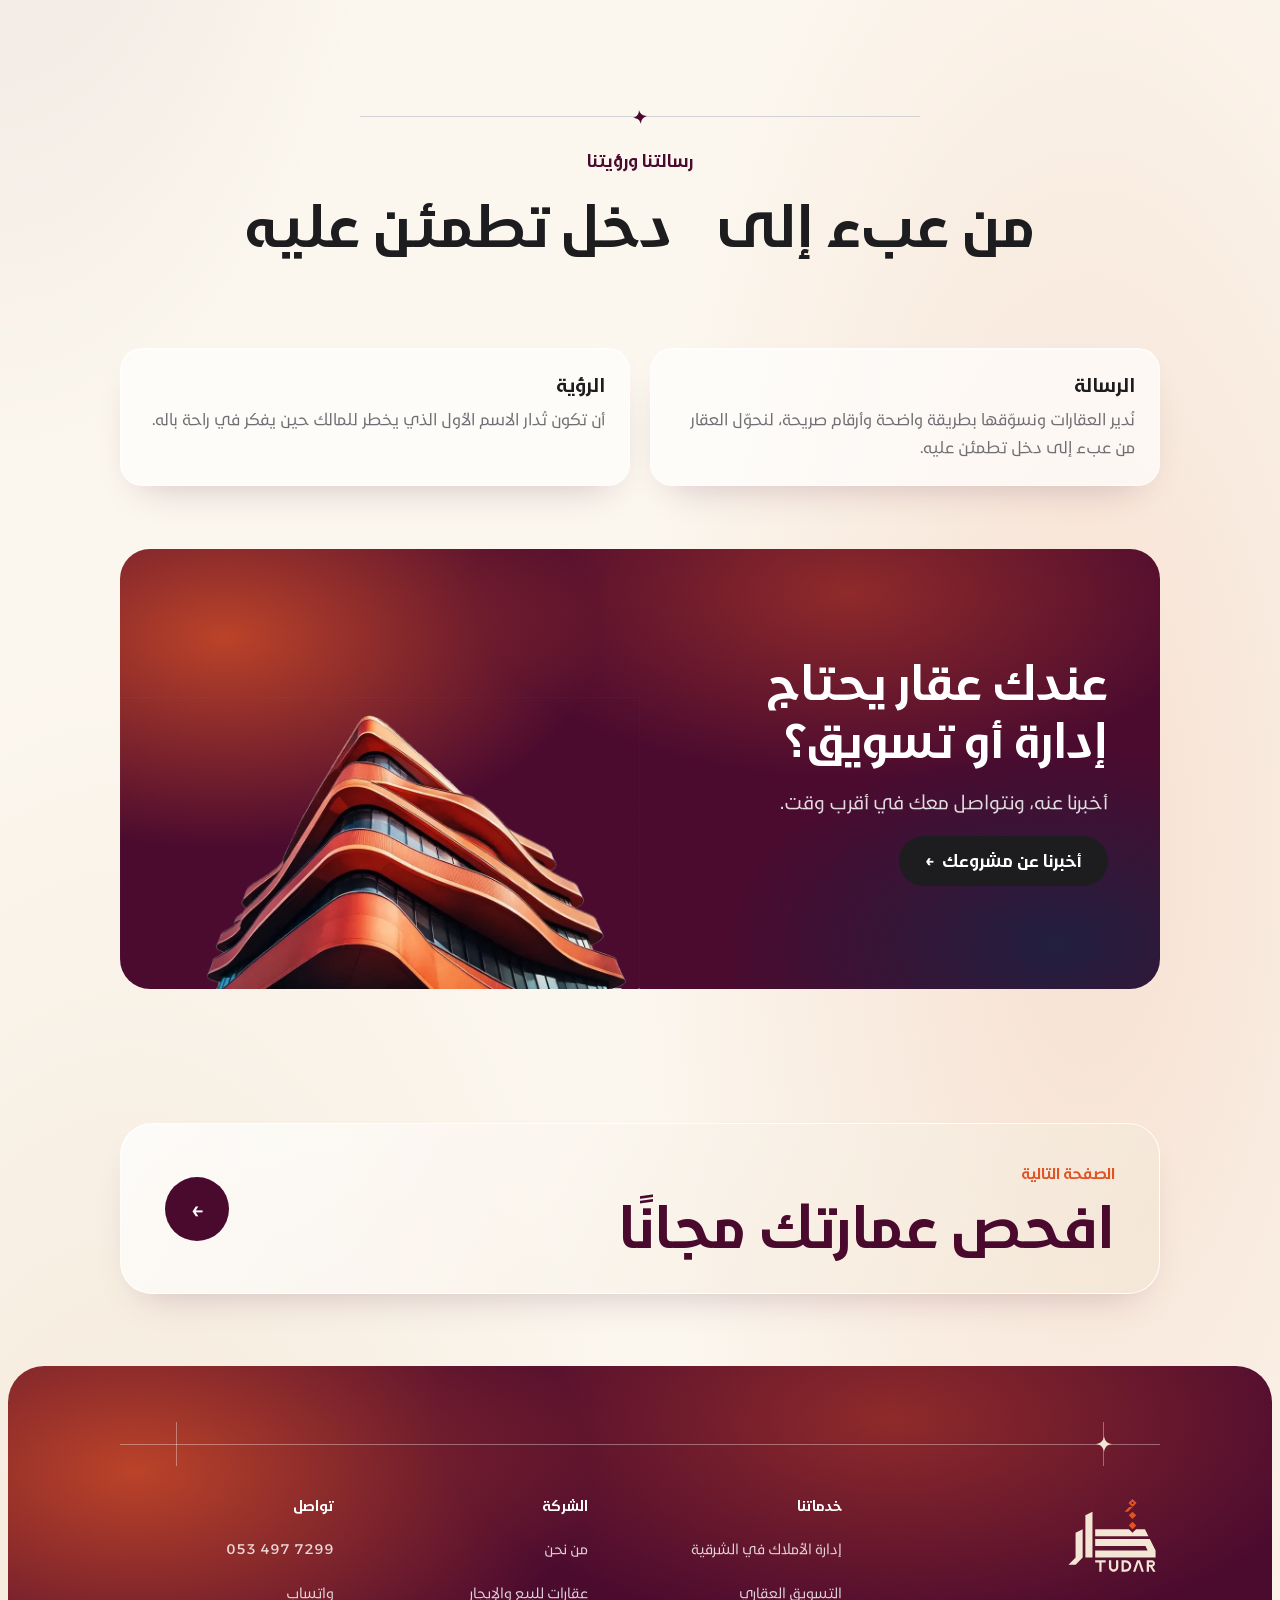
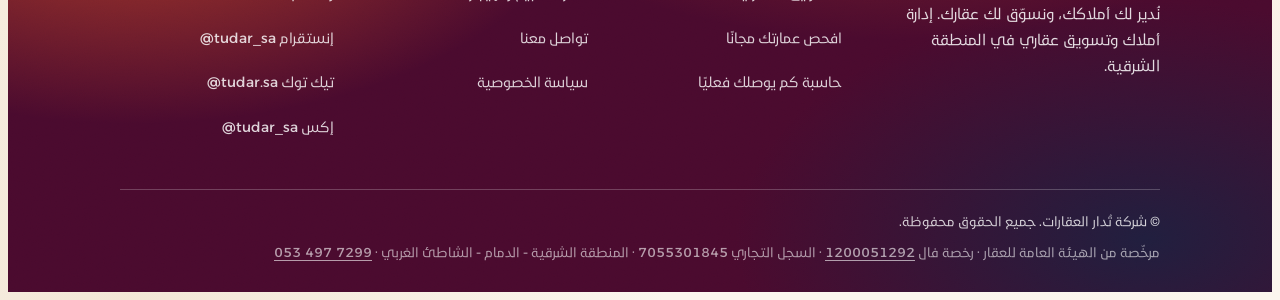
<file: about.html>
<!doctype html>
<html lang="ar" dir="rtl">
<head>
<meta charset="utf-8">
<meta name="robots" content="noindex,nofollow"><!-- نسخة المعاينة فقط: tools/make-production.mjs يحذف هذا السطر -->
<meta name="viewport" content="width=device-width,initial-scale=1,viewport-fit=cover">
<title>من نحن | شركة تُدار العقارات</title>
<meta name="description" content="شركة من الشرقية متخصصة في إدارة العمائر السكنية وتسويقها، نعرف أحياءها وملّاكها. مرخّصة من الهيئة العامة للعقار (فال 1200051292).">
<meta name="theme-color" content="#FFFFFF">
<link rel="canonical" href="https://tudar.sa/about">
<link rel="alternate" hreflang="ar-SA" href="https://tudar.sa/about">
<link rel="alternate" hreflang="x-default" href="https://tudar.sa/about">
<link rel="icon" href="favicon.svg" type="image/svg+xml">
<link rel="icon" href="favicon-32.png" sizes="32x32" type="image/png">
<link rel="apple-touch-icon" href="apple-touch-icon.png">
<meta property="og:type" content="website">
<meta property="og:locale" content="ar_SA">
<meta property="og:site_name" content="تُدار العقارات">
<meta property="og:title" content="من نحن | شركة تُدار العقارات">
<meta property="og:description" content="شركة من الشرقية متخصصة في إدارة العمائر السكنية وتسويقها، نعرف أحياءها وملّاكها. مرخّصة من الهيئة العامة للعقار (فال 1200051292).">
<meta property="og:url" content="https://tudar.sa/about">
<meta property="og:image" content="https://tudar.sa/og-image.jpg">
<meta property="og:image:width" content="1200">
<meta property="og:image:height" content="630">
<meta name="twitter:card" content="summary_large_image">
<link rel="preload" href="assets/fonts/Noor-Bold.woff2" as="font" type="font/woff2" crossorigin>
<link rel="preload" href="assets/fonts/Noor-Regular.woff2" as="font" type="font/woff2" crossorigin>
<!-- التنسيقات: كل ملف مسؤول عن جزء، والترتيب مهم (الأخير يغلب) -->
<link rel="stylesheet" href="assets/css/00-fonts.css">
<link rel="stylesheet" href="assets/css/01-base.css">
<link rel="stylesheet" href="assets/css/02-buttons-header.css">
<link rel="stylesheet" href="assets/css/03-sections.css">
<link rel="stylesheet" href="assets/css/04-management.css">
<link rel="stylesheet" href="assets/css/05-projects.css">
<link rel="stylesheet" href="assets/css/06-nav-hero.css">
<link rel="stylesheet" href="assets/css/07-motion-support.css">
<link rel="stylesheet" href="assets/css/08-brand-overrides.css">
<link rel="stylesheet" href="assets/css/09-glass-cover.css">
<link rel="stylesheet" href="assets/css/10-performance.css">
<link rel="stylesheet" href="assets/css/11-next-page.css">
<link rel="stylesheet" href="assets/css/12-calculator.css">
<link rel="stylesheet" href="assets/css/13-cover-headline.css">
<link rel="stylesheet" href="assets/css/14-refresh.css">
<link rel="stylesheet" href="assets/css/15-seo-pages.css">
<!-- Google Tag Manager (GTM-K3HG7TJR). لتغيير الحاوية: استبدل المعرّف هنا وفي الجزء noscript أعلى <body>.
     كل أكواد القياس والبكسلات (GA4 وMeta وTikTok وSnap وX) تُضاف من داخل GTM، ولا تعمل قبل موافقة الزائر. -->
<script>
window.dataLayer=window.dataLayer||[];function gtag(){dataLayer.push(arguments)}
gtag("consent","default",{ad_storage:"denied",ad_user_data:"denied",ad_personalization:"denied",analytics_storage:"denied",wait_for_update:500});
try{if(localStorage.getItem("tdr_consent")==="granted"){gtag("consent","update",{ad_storage:"granted",ad_user_data:"granted",ad_personalization:"granted",analytics_storage:"granted"});dataLayer.push({event:"consent_granted"})}}catch(e){}
(function(w,d,s,l,i){if(/^\{\{/.test(i))return;w[l].push({"gtm.start":new Date().getTime(),event:"gtm.js"});var f=d.getElementsByTagName(s)[0],j=d.createElement(s);j.async=true;j.src="https://www.googletagmanager.com/gtm.js?id="+i;f.parentNode.insertBefore(j,f)})(window,document,"script","dataLayer","GTM-K3HG7TJR");
</script>
<!-- End Google Tag Manager -->
<script type="application/ld+json">{"@context":"https://schema.org","@type":"RealEstateAgent","@id":"https://tudar.sa/#organization","name":"تُدار العقارات","alternateName":["تدار العقارات","شركة تُدار العقارات","Tudar Real Estate","TUDAR"],"url":"https://tudar.sa/","logo":"https://tudar.sa/icon-512.png","image":"https://tudar.sa/og-image.jpg","slogan":"نُدير لك أملاكك، ونسوّق لك عقارك","description":"تُدار العقارات شركة إدارة أملاك وتسويق عقاري مرخّصة من الهيئة العامة للعقار (رخصة فال 1200051292)، تخدم ملّاك العقارات في الدمام والخبر والظهران وبقية المنطقة الشرقية.","telephone":"+966534977299","identifier":{"@type":"PropertyValue","name":"رخصة فال","value":"1200051292","url":"https://aqari.rega.gov.sa/Inquires/Brokerage/Details/1200051292"},"address":{"@type":"PostalAddress","streetAddress":"حي الشاطئ الغربي","addressLocality":"الدمام","addressRegion":"المنطقة الشرقية","addressCountry":"SA"},"areaServed":[{"@type":"City","name":"الدمام"},{"@type":"City","name":"الخبر"},{"@type":"City","name":"الظهران"},{"@type":"City","name":"القطيف"},{"@type":"City","name":"الجبيل"},{"@type":"City","name":"الأحساء"},{"@type":"City","name":"رأس تنورة"}],"openingHours":"Su-Th 09:00-17:00","openingHoursSpecification":{"@type":"OpeningHoursSpecification","dayOfWeek":["Sunday","Monday","Tuesday","Wednesday","Thursday"],"opens":"09:00","closes":"17:00"},"contactPoint":{"@type":"ContactPoint","telephone":"+966534977299","contactType":"customer service","availableLanguage":["ar"],"hoursAvailable":{"@type":"OpeningHoursSpecification","dayOfWeek":["Sunday","Monday","Tuesday","Wednesday","Thursday"],"opens":"09:00","closes":"21:00"}},"sameAs":["https://www.instagram.com/tudar_sa","https://www.tiktok.com/@tudar.sa","https://x.com/tudar_sa"]}</script>
<script type="application/ld+json">{"@context":"https://schema.org","@type":"BreadcrumbList","itemListElement":[{"@type":"ListItem","position":1,"name":"الرئيسية","item":"https://tudar.sa/"},{"@type":"ListItem","position":2,"name":"من نحن","item":"https://tudar.sa/about"}]}</script>
</head>
<body data-page="about">
<!-- Google Tag Manager (noscript) -->
<noscript><iframe src="https://www.googletagmanager.com/ns.html?id=GTM-K3HG7TJR" height="0" width="0" style="display:none;visibility:hidden"></iframe></noscript>
<!-- End Google Tag Manager (noscript) -->
<header class="top">
  <div class="wrap">
    <nav class="nav" aria-label="القائمة الرئيسية">
      <a class="brand" href="./" aria-label="تُدار العقارات، الرئيسية"><span data-logo="primary"></span></a>
      <div class="links">
        <a href="./">الرئيسية</a>
        <a href="property-management">إدارة الأملاك</a>
        <a href="real-estate-marketing">التسويق العقاري</a>
        <a href="projects">مشاريعنا</a>
        <a href="about" aria-current="page">من نحن</a>
        <a href="contact">تواصل معنا</a>
      </div>
      <a class="btn btn-o" href="free-inspection">أخبرنا عن عقارك</a>
      <button class="menu-t" id="menuT" aria-label="القائمة" aria-controls="mobileNav" aria-expanded="false"><span class="ml m1"></span><span class="ml m2"></span></button>
    </nav>
    <div class="mobile" id="mobileNav">
      <a href="./">الرئيسية</a>
      <a href="property-management">إدارة الأملاك</a>
      <a href="real-estate-marketing">التسويق العقاري</a>
      <a href="projects">مشاريعنا</a>
      <a href="calculator">الحاسبة</a>
      <a href="about" aria-current="page">من نحن</a>
      <a href="free-inspection">افحص عمارتك مجانًا</a>
      <a href="contact">تواصل معنا</a>
    </div>
  </div>
</header>

<main id="app"><div class="page">

<section class="phead"><div class="wrap"><nav class="crumb" aria-label="مسار الصفحة"><a href="./">الرئيسية</a> / من نحن</nav><h1>نعرف الشرقية.. ونعرف عمائرها</h1><p>نُدير ما تملك، كأنه لنا. تُدار العقارات شركة إدارة أملاك وتسويق عقاري، مقرّها المنطقة الشرقية، وتعمل لملّاك العمائر السكنية والفلل والأراضي.</p></div><span class="deco" data-logo="markrev"></span></section>
<section><div class="wrap">
  <p class="manifest qlines"><span class="ql"><span class="qi"><em>من يتابع عقاري وأنا غائب؟</em></span></span><span class="ql"><span class="qi">سؤال كل مالك،</span></span><span class="ql"><span class="qi">وجوابه: تُدار.</span></span></p>
</div></section>
<section class="dark"><div class="wrap">
  <div class="sec-head"><span class="eyebrow">قيمنا</span><h2>أربع كلمات نحاسب أنفسنا عليها</h2></div>
  <div class="vals">
    <div><h3>موثوقة</h3><p>نلتزم بالموعد المكتوب، ونوثّق كل خطوة.</p></div>
    <div><h3>واضحة</h3><p>رقم واحد صحيح أفضل من صفحة وعود.</p></div>
    <div><h3>جريئة</h3><p>نقترح على المالك ما يرفع دخله، ولو تطلّب تغييرًا.</p></div>
    <div><h3>قريبة</h3><p>موظف مسؤول عن عقارك، تعرف اسمه ورقمه، ويرد عليك مباشرة.</p></div>
  </div>
</div></section>
<section class="sandbg"><div class="wrap"><div class="sec-head"><span class="eyebrow">رسالتنا ورؤيتنا</span><h2>من عبء إلى دخل تطمئن عليه</h2></div>
  <div class="feat" style="grid-template-columns:1fr 1fr">
    <div><h3>الرسالة</h3><p>نُدير العقارات ونسوّقها بطريقة واضحة وأرقام صريحة، لنحوّل العقار من عبء إلى دخل تطمئن عليه.</p></div>
    <div><h3>الرؤية</h3><p>أن تكون تُدار الاسم الأول الذي يخطر للمالك حين يفكر في راحة باله.</p></div>
  </div></div></section>
<section class="cta-band"><div class="wrap"><div class="cta2"><div class="cta2-t"><h2>عندك عقار يحتاج إدارة أو تسويق؟</h2><p>أخبرنا عنه، ونتواصل معك في أقرب وقت.</p><a href="free-inspection" class="btn btn-w">أخبرنا عن مشروعك <span class="arr">←</span></a></div><div class="cta2-p" aria-hidden="true"></div></div></div></section><section class="nextp"><div class="wrap"><a class="np" href="free-inspection"><span class="np-k">الصفحة التالية</span><b>افحص عمارتك مجانًا</b><span class="np-ar" aria-hidden="true">←</span></a></div></section>
</div></main>

<!-- زر واتساب العائم: الرقم في href، والرسالة المكتوبة مسبقًا بعد text= -->
<a class="wa-fab" data-waq href="https://wa.me/966534977299?text=%D8%A7%D9%84%D8%B3%D9%84%D8%A7%D9%85%20%D8%B9%D9%84%D9%8A%D9%83%D9%85%D8%8C%20%D8%A3%D8%B1%D8%BA%D8%A8%20%D9%81%D9%8A%20%D8%A7%D9%84%D8%A7%D8%B3%D8%AA%D9%81%D8%B3%D8%A7%D8%B1%20%D8%B9%D9%86%20%D8%AE%D8%AF%D9%85%D8%A7%D8%AA%20%D8%AA%D9%8F%D8%AF%D8%A7%D8%B1" target="_blank" rel="noopener" aria-label="راسلنا على واتساب"><svg viewBox="0 0 24 24" width="26" height="26" aria-hidden="true"><path fill="currentColor" d="M12.04 2C6.58 2 2.13 6.45 2.13 11.91c0 1.75.46 3.45 1.32 4.95L2.05 22l5.25-1.38a9.9 9.9 0 0 0 4.74 1.21h.01c5.46 0 9.9-4.45 9.9-9.91 0-2.65-1.03-5.14-2.9-7.01A9.82 9.82 0 0 0 12.04 2Zm5.8 14.06c-.24.68-1.42 1.3-1.95 1.35-.5.05-.97.23-3.27-.68-2.77-1.09-4.52-3.92-4.66-4.1-.13-.18-1.11-1.48-1.11-2.82 0-1.34.7-2 .95-2.27.25-.27.54-.34.72-.34h.52c.17 0 .39-.06.61.47.24.55.79 1.9.86 2.04.07.14.11.3.02.48-.09.18-.14.3-.27.46l-.41.48c-.14.14-.28.29-.12.56.16.27.71 1.17 1.53 1.9 1.05.94 1.94 1.23 2.21 1.37.27.14.43.11.59-.07.16-.18.68-.79.86-1.06.18-.27.36-.23.61-.14.25.09 1.58.75 1.85.88.27.14.45.2.52.32.07.11.07.66-.17 1.33Z"/></svg><span>واتساب</span></a>

<footer>
  <div class="wrap">
    <div class="f-lines" aria-hidden="true"><i class="fl1"></i><i class="fl2"></i><i class="fl3"></i><svg class="star" viewBox="0 0 24 24" aria-hidden="true"><path d="M12 0C12.9 7.2 16.8 11.1 24 12C16.8 12.9 12.9 16.8 12 24C11.1 16.8 7.2 12.9 0 12C7.2 11.1 11.1 7.2 12 0Z"/></svg></div>
    <div class="foot-mask"><div class="foot">
      <div style="display:grid;gap:16px;align-content:start">
        <span data-logo="rev" style="width:96px;display:block"></span>
        <p style="opacity:.7;font-size:15px;max-width:300px">نُدير لك أملاكك، ونسوّق لك عقارك. إدارة أملاك وتسويق عقاري في المنطقة الشرقية.</p>
      </div>
      <div><h4>خدماتنا</h4><a href="property-management">إدارة الأملاك في الشرقية</a><a href="real-estate-marketing">التسويق العقاري</a><a href="free-inspection">افحص عمارتك مجانًا</a><a href="calculator">حاسبة كم يوصلك فعليًا</a></div>
      <div><h4>الشركة</h4><a href="about">من نحن</a><a href="projects">عقارات للبيع والإيجار</a><a href="contact">تواصل معنا</a><a href="privacy">سياسة الخصوصية</a></div>
      <div><h4>تواصل</h4><a href="tel:+966534977299" class="en"><bdi dir="ltr">053 497 7299</bdi></a><a href="https://wa.me/966534977299" data-waq target="_blank" rel="noopener">واتساب</a><a href="https://www.instagram.com/tudar_sa" target="_blank" rel="noopener">إنستقرام <bdi class="en" dir="ltr">@tudar_sa</bdi></a><a href="https://www.tiktok.com/@tudar.sa" target="_blank" rel="noopener">تيك توك <bdi class="en" dir="ltr">@tudar.sa</bdi></a><a href="https://x.com/tudar_sa" target="_blank" rel="noopener">إكس <bdi class="en" dir="ltr">@tudar_sa</bdi></a></div>
    </div></div>
    <div class="foot-b"><span>© شركة تُدار العقارات. جميع الحقوق محفوظة.</span><span class="lic">مرخّصة من الهيئة العامة للعقار · رخصة فال <a href="https://aqari.rega.gov.sa/Inquires/Brokerage/Details/1200051292" target="_blank" rel="noopener" title="تحقق من الرخصة على موقع الهيئة"><bdi class="en" dir="ltr">1200051292</bdi></a> · السجل التجاري <bdi class="en" dir="ltr">7055301845</bdi> · المنطقة الشرقية - الدمام - الشاطئ الغربي · <a href="tel:+966534977299"><bdi class="en" dir="ltr">053 497 7299</bdi></a></span></div>
  </div>
</footer>

<!-- مكتبات الحركة (محلية) -->
<script src="assets/vendor/motion.js" defer></script>
<!-- كود الموقع: الترتيب مهم -->
<script src="assets/js/core/tracking.js" defer></script>
<script src="assets/js/core/brand.js" defer></script>
<script src="assets/js/core/leads.js" defer></script>
<script src="assets/js/core/facade.js" defer></script>
<script src="data/listings.js?v=mx0nb9r6" defer></script>
<script src="assets/js/data/live-listings.js" defer></script>
<script src="assets/js/data/images.js" defer></script>
<script src="assets/js/data/projects.js" defer></script>
<script src="assets/js/components/project-card.js" defer></script>
<script src="assets/js/components/partners.js" defer></script>
<script src="assets/js/animations/fx.js" defer></script>
<script src="assets/js/animations/scroll-scenes.js" defer></script>
<script src="assets/js/components/cards.js" defer></script>
<script src="assets/js/router.js" defer></script>
<script src="assets/js/components/ui.js" defer></script>
<script src="assets/js/components/calculator.js" defer></script>
<script src="assets/js/components/brief-form.js" defer></script>
<script src="assets/js/core/consent.js" defer></script>
<script src="assets/js/main.js" defer></script>
</body>
</html>
</file>
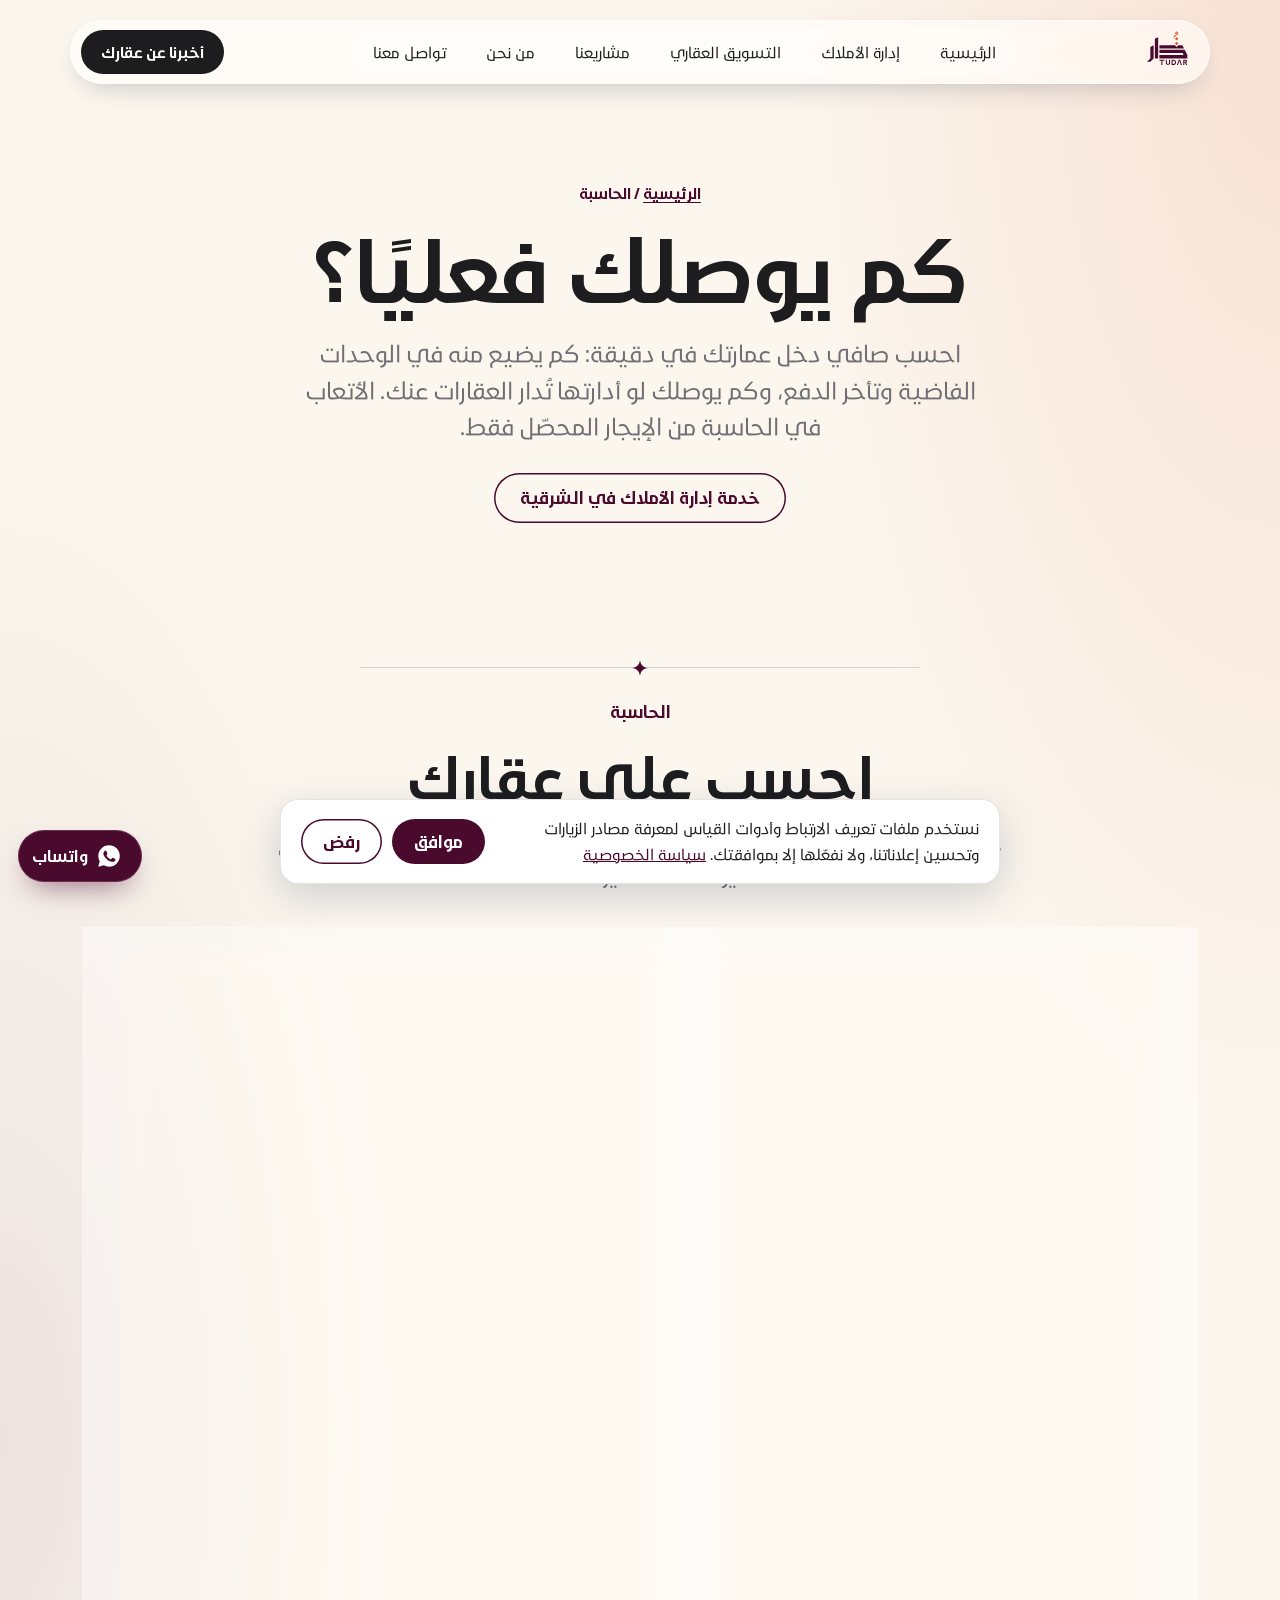
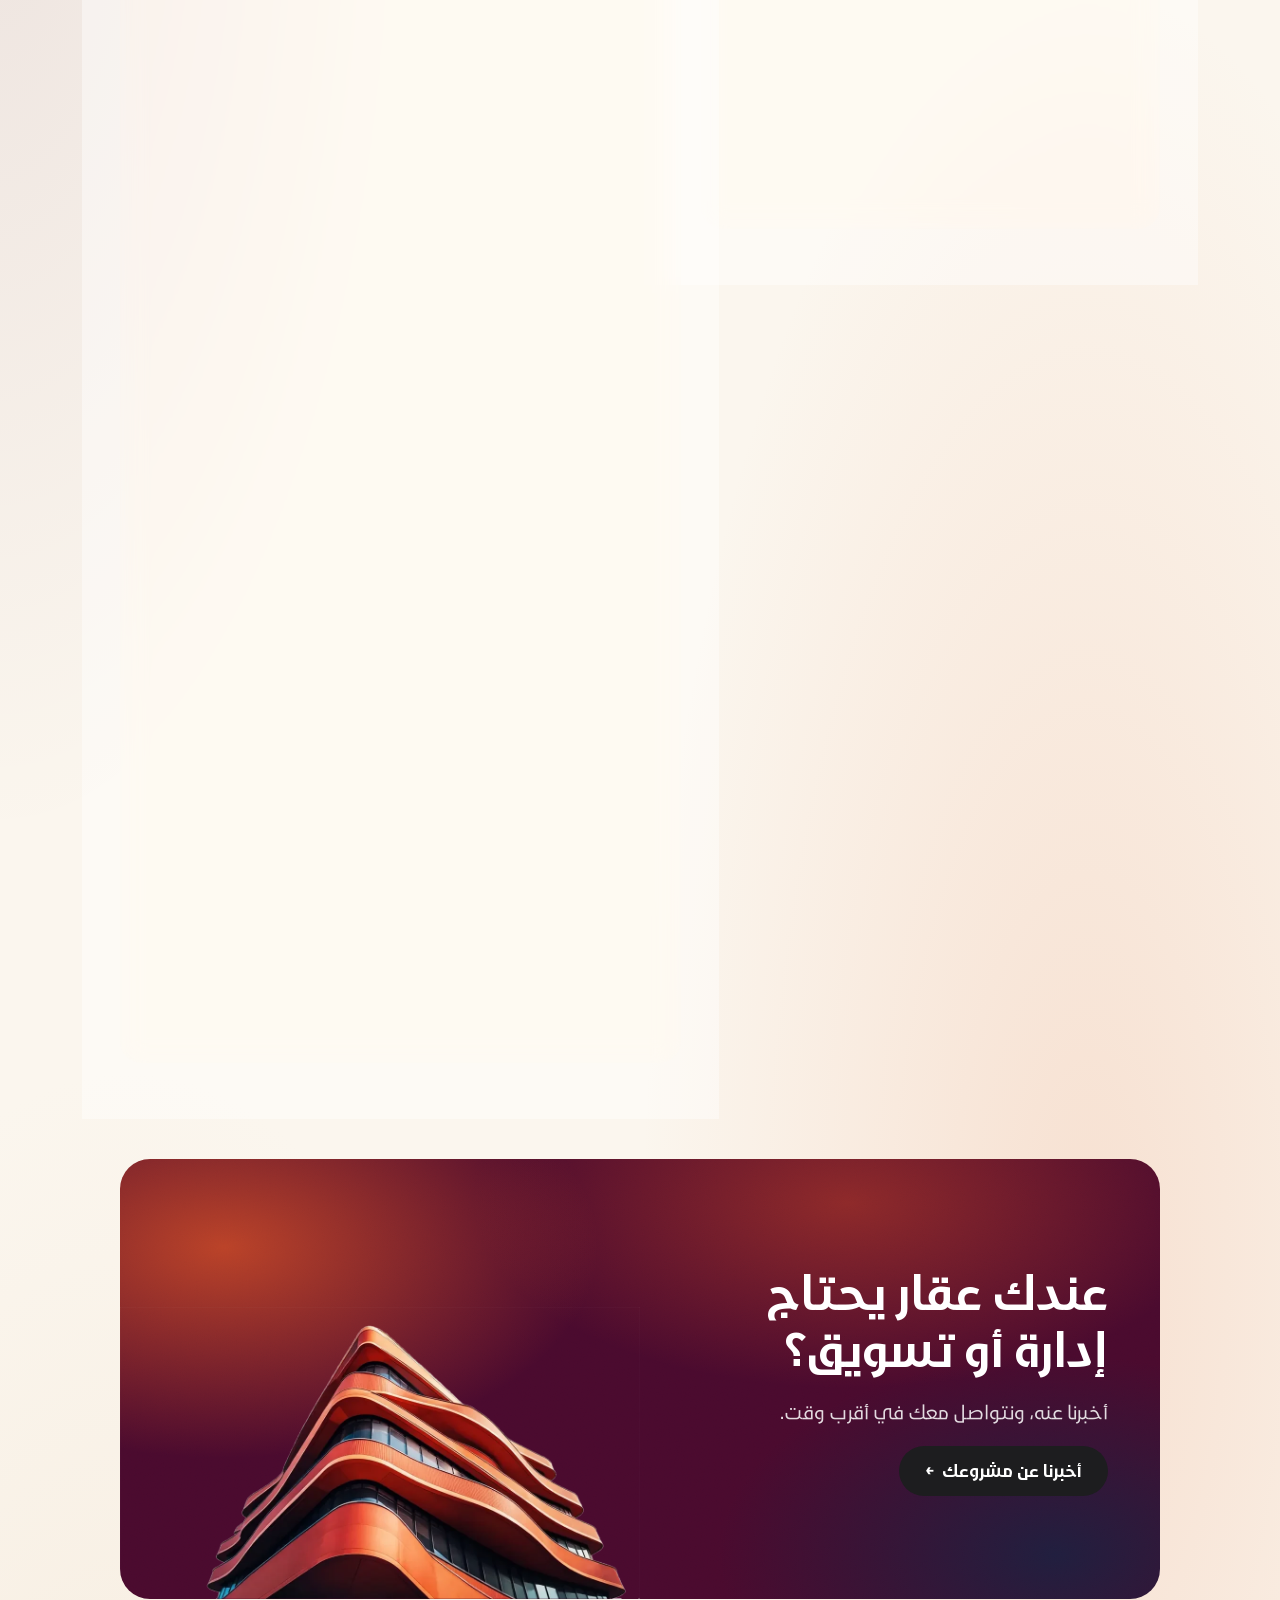
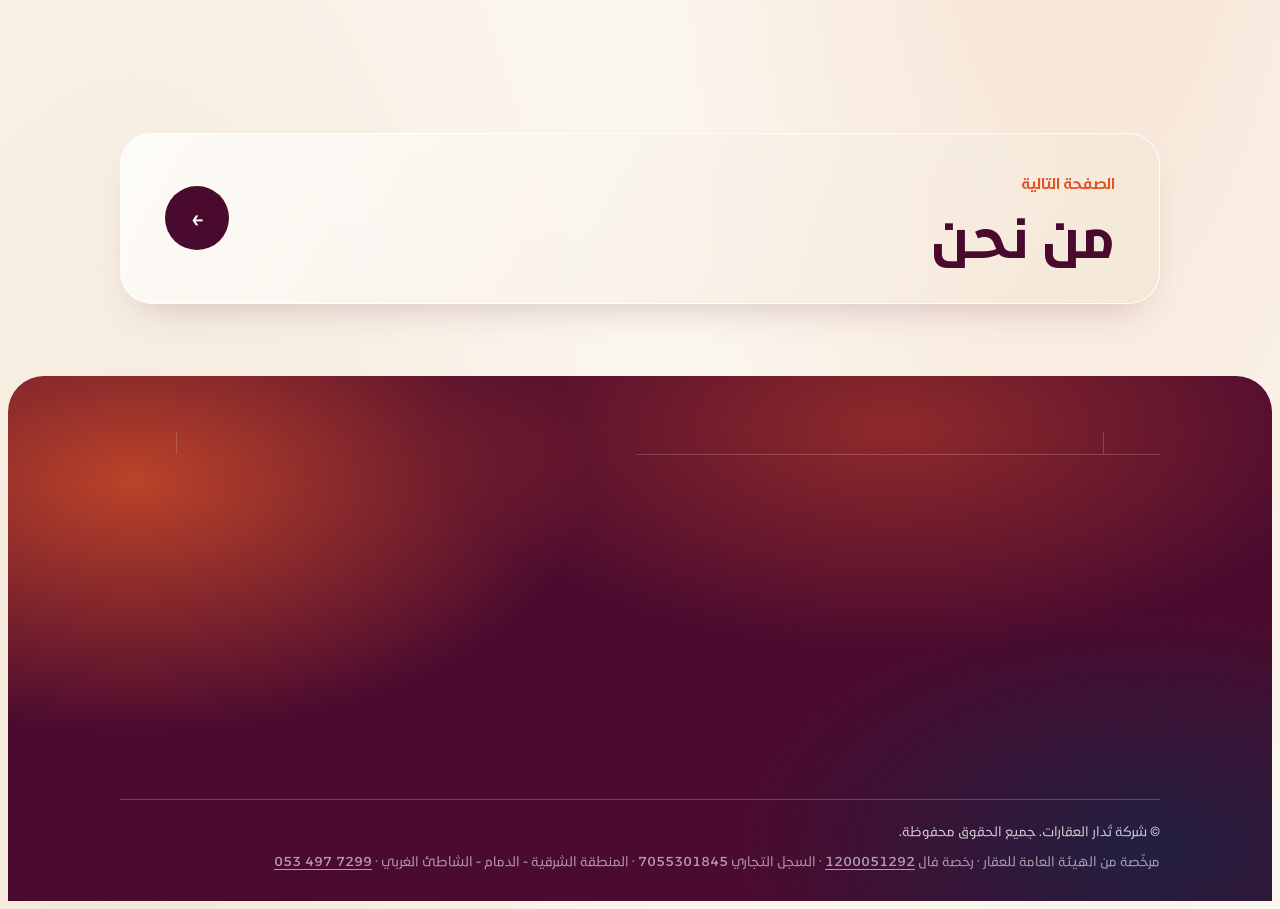
<file: calculator.html>
<!doctype html>
<html lang="ar" dir="rtl">
<head>
<meta charset="utf-8">
<meta name="robots" content="noindex,nofollow"><!-- نسخة المعاينة فقط: tools/make-production.mjs يحذف هذا السطر -->
<meta name="viewport" content="width=device-width,initial-scale=1,viewport-fit=cover">
<title>كم يوصلك فعليًا من إيجار عمارتك؟ | تُدار</title>
<meta name="description" content="احسب صافي دخل عمارتك بعد الوحدات الفاضية وتأخر الدفع في دقيقة، واعرف وين يضيع من دخلك، وكم يوصلك لو أدرناها عنك. حاسبة مجانية.">
<meta name="theme-color" content="#FFFFFF">
<link rel="canonical" href="https://tudar.sa/calculator">
<link rel="alternate" hreflang="ar-SA" href="https://tudar.sa/calculator">
<link rel="alternate" hreflang="x-default" href="https://tudar.sa/calculator">
<link rel="icon" href="favicon.svg" type="image/svg+xml">
<link rel="icon" href="favicon-32.png" sizes="32x32" type="image/png">
<link rel="apple-touch-icon" href="apple-touch-icon.png">
<meta property="og:type" content="website">
<meta property="og:locale" content="ar_SA">
<meta property="og:site_name" content="تُدار العقارات">
<meta property="og:title" content="كم يوصلك فعليًا من إيجار عمارتك؟ | تُدار">
<meta property="og:description" content="احسب صافي دخل عمارتك بعد الوحدات الفاضية وتأخر الدفع في دقيقة، واعرف وين يضيع من دخلك، وكم يوصلك لو أدرناها عنك. حاسبة مجانية.">
<meta property="og:url" content="https://tudar.sa/calculator">
<meta property="og:image" content="https://tudar.sa/og-image.jpg">
<meta property="og:image:width" content="1200">
<meta property="og:image:height" content="630">
<meta name="twitter:card" content="summary_large_image">
<link rel="preload" href="assets/fonts/Noor-Bold.woff2" as="font" type="font/woff2" crossorigin>
<link rel="preload" href="assets/fonts/Noor-Regular.woff2" as="font" type="font/woff2" crossorigin>
<!-- التنسيقات: كل ملف مسؤول عن جزء، والترتيب مهم (الأخير يغلب) -->
<link rel="stylesheet" href="assets/css/00-fonts.css">
<link rel="stylesheet" href="assets/css/01-base.css">
<link rel="stylesheet" href="assets/css/02-buttons-header.css">
<link rel="stylesheet" href="assets/css/03-sections.css">
<link rel="stylesheet" href="assets/css/04-management.css">
<link rel="stylesheet" href="assets/css/05-projects.css">
<link rel="stylesheet" href="assets/css/06-nav-hero.css">
<link rel="stylesheet" href="assets/css/07-motion-support.css">
<link rel="stylesheet" href="assets/css/08-brand-overrides.css">
<link rel="stylesheet" href="assets/css/09-glass-cover.css">
<link rel="stylesheet" href="assets/css/10-performance.css">
<link rel="stylesheet" href="assets/css/11-next-page.css">
<link rel="stylesheet" href="assets/css/12-calculator.css">
<link rel="stylesheet" href="assets/css/13-cover-headline.css">
<link rel="stylesheet" href="assets/css/14-refresh.css">
<link rel="stylesheet" href="assets/css/15-seo-pages.css">
<!-- Google Tag Manager (GTM-K3HG7TJR). لتغيير الحاوية: استبدل المعرّف هنا وفي الجزء noscript أعلى <body>.
     كل أكواد القياس والبكسلات (GA4 وMeta وTikTok وSnap وX) تُضاف من داخل GTM، ولا تعمل قبل موافقة الزائر. -->
<script>
window.dataLayer=window.dataLayer||[];function gtag(){dataLayer.push(arguments)}
gtag("consent","default",{ad_storage:"denied",ad_user_data:"denied",ad_personalization:"denied",analytics_storage:"denied",wait_for_update:500});
try{if(localStorage.getItem("tdr_consent")==="granted"){gtag("consent","update",{ad_storage:"granted",ad_user_data:"granted",ad_personalization:"granted",analytics_storage:"granted"});dataLayer.push({event:"consent_granted"})}}catch(e){}
(function(w,d,s,l,i){if(/^\{\{/.test(i))return;w[l].push({"gtm.start":new Date().getTime(),event:"gtm.js"});var f=d.getElementsByTagName(s)[0],j=d.createElement(s);j.async=true;j.src="https://www.googletagmanager.com/gtm.js?id="+i;f.parentNode.insertBefore(j,f)})(window,document,"script","dataLayer","GTM-K3HG7TJR");
</script>
<!-- End Google Tag Manager -->
<script type="application/ld+json">{"@context":"https://schema.org","@type":"RealEstateAgent","@id":"https://tudar.sa/#organization","name":"تُدار العقارات","alternateName":["تدار العقارات","شركة تُدار العقارات","Tudar Real Estate","TUDAR"],"url":"https://tudar.sa/","logo":"https://tudar.sa/icon-512.png","image":"https://tudar.sa/og-image.jpg","slogan":"نُدير لك أملاكك، ونسوّق لك عقارك","description":"تُدار العقارات شركة إدارة أملاك وتسويق عقاري مرخّصة من الهيئة العامة للعقار (رخصة فال 1200051292)، تخدم ملّاك العقارات في الدمام والخبر والظهران وبقية المنطقة الشرقية.","telephone":"+966534977299","identifier":{"@type":"PropertyValue","name":"رخصة فال","value":"1200051292","url":"https://aqari.rega.gov.sa/Inquires/Brokerage/Details/1200051292"},"address":{"@type":"PostalAddress","streetAddress":"حي الشاطئ الغربي","addressLocality":"الدمام","addressRegion":"المنطقة الشرقية","addressCountry":"SA"},"areaServed":[{"@type":"City","name":"الدمام"},{"@type":"City","name":"الخبر"},{"@type":"City","name":"الظهران"},{"@type":"City","name":"القطيف"},{"@type":"City","name":"الجبيل"},{"@type":"City","name":"الأحساء"},{"@type":"City","name":"رأس تنورة"}],"openingHours":"Su-Th 09:00-17:00","openingHoursSpecification":{"@type":"OpeningHoursSpecification","dayOfWeek":["Sunday","Monday","Tuesday","Wednesday","Thursday"],"opens":"09:00","closes":"17:00"},"contactPoint":{"@type":"ContactPoint","telephone":"+966534977299","contactType":"customer service","availableLanguage":["ar"],"hoursAvailable":{"@type":"OpeningHoursSpecification","dayOfWeek":["Sunday","Monday","Tuesday","Wednesday","Thursday"],"opens":"09:00","closes":"21:00"}},"sameAs":["https://www.instagram.com/tudar_sa","https://www.tiktok.com/@tudar.sa","https://x.com/tudar_sa"]}</script>
<script type="application/ld+json">{"@context":"https://schema.org","@type":"BreadcrumbList","itemListElement":[{"@type":"ListItem","position":1,"name":"الرئيسية","item":"https://tudar.sa/"},{"@type":"ListItem","position":2,"name":"الحاسبة","item":"https://tudar.sa/calculator"}]}</script>
</head>
<body data-page="calculator">
<!-- Google Tag Manager (noscript) -->
<noscript><iframe src="https://www.googletagmanager.com/ns.html?id=GTM-K3HG7TJR" height="0" width="0" style="display:none;visibility:hidden"></iframe></noscript>
<!-- End Google Tag Manager (noscript) -->
<header class="top">
  <div class="wrap">
    <nav class="nav" aria-label="القائمة الرئيسية">
      <a class="brand" href="./" aria-label="تُدار العقارات، الرئيسية"><span data-logo="primary"></span></a>
      <div class="links">
        <a href="./">الرئيسية</a>
        <a href="property-management">إدارة الأملاك</a>
        <a href="real-estate-marketing">التسويق العقاري</a>
        <a href="projects">مشاريعنا</a>
        <a href="about">من نحن</a>
        <a href="contact">تواصل معنا</a>
      </div>
      <a class="btn btn-o" href="free-inspection">أخبرنا عن عقارك</a>
      <button class="menu-t" id="menuT" aria-label="القائمة" aria-controls="mobileNav" aria-expanded="false"><span class="ml m1"></span><span class="ml m2"></span></button>
    </nav>
    <div class="mobile" id="mobileNav">
      <a href="./">الرئيسية</a>
      <a href="property-management">إدارة الأملاك</a>
      <a href="real-estate-marketing">التسويق العقاري</a>
      <a href="projects">مشاريعنا</a>
      <a href="calculator" aria-current="page">الحاسبة</a>
      <a href="about">من نحن</a>
      <a href="free-inspection">افحص عمارتك مجانًا</a>
      <a href="contact">تواصل معنا</a>
    </div>
  </div>
</header>

<main id="app"><div class="page">
<section class="phead"><div class="wrap"><nav class="crumb" aria-label="مسار الصفحة"><a href="./">الرئيسية</a> / الحاسبة</nav><h1>كم يوصلك فعليًا؟</h1><p>احسب صافي دخل عمارتك في دقيقة: كم يضيع منه في الوحدات الفاضية وتأخر الدفع، وكم يوصلك لو أدارتها تُدار العقارات عنك. الأتعاب في الحاسبة من الإيجار المحصّل فقط.</p><div style="display:flex;gap:12px;flex-wrap:wrap;margin-top:28px"><a class="btn btn-g" href="property-management">خدمة إدارة الأملاك في الشرقية</a></div></div><span class="deco" data-logo="markrev"></span></section>
<section class="dark" id="calc"><div class="wrap">
  <div class="sec-head"><span class="eyebrow">الحاسبة</span><h2>احسب على عقارك</h2><p>جاوب على أربعة أسئلة سريعة، وشوف كم يوصلك وأنت تدير عقارك بنفسك، وكم يوصلك لما نديره عنك.</p></div>
  <div class="calc2">
    <div class="cq">
      <div class="q"><span class="qn">1</span><div class="qb"><h3>عقارك</h3>
        <div class="fld"><label for="cu">عدد الوحدات <b id="cuV"></b></label><input type="range" id="cu" min="1" max="40" value="10"></div>
        <div class="fld"><label for="cr">إيجار الوحدة في السنة <b id="crV"></b></label><input type="range" id="cr" min="6000" max="120000" step="1000" value="12000"></div>
      </div></div>
      <div class="q"><span class="qn">2</span><div class="qb"><h3>كم شهر تجلس الوحدة فاضية في السنة؟</h3><p class="qh">المدة بين خروج مستأجر ودخول آخر، في المتوسط.</p>
        <div class="qch" role="radiogroup" aria-label="vac"><button type="button" role="radio" data-q="vac" data-v="0" aria-checked="false">تتأجر على طول</button><button type="button" role="radio" data-q="vac" data-v="1" aria-checked="false">شهر</button><button type="button" role="radio" data-q="vac" data-v="2" aria-checked="true">شهرين</button><button type="button" role="radio" data-q="vac" data-v="3" aria-checked="false">3 شهور</button><button type="button" role="radio" data-q="vac" data-v="4" aria-checked="false">4 شهور أو أكثر</button></div>
      </div></div>
      <div class="q"><span class="qn">3</span><div class="qb"><h3>المستأجرين يدفعون في وقتهم؟</h3>
        <div class="qch" role="radiogroup" aria-label="late"><button type="button" role="radio" data-q="late" data-v="0" aria-checked="false">دايم في وقتهم</button><button type="button" role="radio" data-q="late" data-v="5" aria-checked="true">يتأخرون أحيانًا</button><button type="button" role="radio" data-q="late" data-v="15" aria-checked="false">يتأخرون كثير</button></div>
      </div></div>
      <div class="q"><span class="qn">4</span><div class="qb"><h3>اختر باقة تُدار</h3>
        <div class="pk" role="radiogroup" aria-label="اختر الباقة">
          <button type="button" class="pkb" data-pk="0" aria-pressed="false"><b>التحصيل</b><small>5% من المحصّل</small></button>
          <button type="button" class="pkb" data-pk="1" aria-pressed="false"><b>التحصيل والعقود</b><small>7% من المحصّل</small></button>
          <button type="button" class="pkb" data-pk="2" aria-pressed="true"><b>الإدارة الشاملة</b><small>10% من المحصّل</small></button>
        </div>
      </div></div>
    </div>
    <div class="cres" aria-live="polite">
      <div class="vs2">
        <div class="col me"><h3>تديره بنفسك</h3>
          <div class="ln"><span>إيجار السنة كاملة</span><b id="g1"></b></div>
          <div class="ln off"><span>إيجار الفترة الفاضية <em id="v1n"></em></span><b id="v1"></b></div>
          <div class="ln off"><span>إيجار تأخر دفعه</span><b id="l1"></b></div>
          <div class="ln net"><span>يوصلك فعليًا</span><b id="n1"></b></div>
        </div>
        <div class="col us"><h3>نديره نحن <em id="pkN"></em></h3>
          <div class="ln"><span>إيجار السنة كاملة</span><b id="g2"></b></div>
          <div class="ln off"><span>إيجار الفترة الفاضية <em id="v2n"></em></span><b id="v2"></b></div>
          <div class="ln off"><span>إيجار تأخر دفعه</span><b id="l2"></b></div>
          <div class="ln off"><span>أتعاب تُدار <em id="feeP"></em></span><b id="fee"></b></div>
          <div class="ln net"><span>يوصلك فعليًا</span><b id="n2"></b></div>
        </div>
      </div>
      <div class="gain" id="gain"></div>
      <div class="who2" role="table" aria-label="ما يقع عليك وما نتولاه عنك">
        <div class="wr wh" role="row"><span role="columnheader">غير الفلوس، هذا اللي يحتاجه عقارك كل سنة</span><span role="columnheader">تديره بنفسك</span><span role="columnheader">مع تُدار</span></div>
        <div class="wr" role="row"><span role="cell">تذكير المستأجرين بالدفع وملاحقة المتأخرين</span><span role="cell" class="you">عليك</span><span role="cell" data-t="0"></span></div>
        <div class="wr" role="row"><span role="cell">تنظيم الحسابات والإيصالات والمصروفات</span><span role="cell" class="you">عليك</span><span role="cell" data-t="0"></span></div>
        <div class="wr" role="row"><span role="cell">توثيق <b id="kN"></b> في إيجار، وتجديدها قبل ما تنتهي</span><span role="cell" class="you">عليك</span><span role="cell" data-t="1"></span></div>
        <div class="wr" role="row"><span role="cell">البحث عن مستأجر لكل وحدة تفضى: إعلانات ومعاينات وتحقق</span><span role="cell" class="you">عليك</span><span role="cell" data-t="2"></span></div>
        <div class="wr" role="row"><span role="cell">طلبات الصيانة، والبحث عن فني موثوق، ومتابعة الشغل</span><span role="cell" class="you">عليك</span><span role="cell" data-t="2"></span></div>
        <div class="wr" role="row"><span role="cell">اتصالات المستأجرين في أي وقت، حتى بالليل وفي الإجازات</span><span role="cell" class="you">عليك</span><span role="cell" data-t="2"></span></div>
        <div class="wr" role="row"><span role="cell">مشاكل المستأجرين والخلافات بينهم</span><span role="cell" class="you">عليك</span><span role="cell" data-t="2"></span></div>
        <div class="wr" role="row"><span role="cell">تقرير دوري ولوحة خاصة تتابع منها عقارك</span><span role="cell" class="you">لا يوجد</span><span role="cell" data-t="0"></span></div>
      </div>
      <div class="rec" id="rec"></div>
      <div class="wa-res"><form class="waf" id="wafC" novalidate><div class="waf-f"><input name="n" autocomplete="name" placeholder="اسمك (اختياري)" aria-label="الاسم"><input name="p" type="tel" inputmode="tel" autocomplete="tel-national" dir="ltr" class="en" placeholder="05xxxxxxxx" aria-label="رقم الجوال" required></div><span class="waf-e" hidden>اكتب رقم جوال صحيح يبدأ بـ 05</span><button class="btn btn-o" type="submit">أرسل لي النتيجة على واتساب</button></form></div>
      <span class="calc-note" id="cNote"></span>
      <a href="free-inspection?svc=dev" class="dev-cta"><svg class="ico" aria-hidden="true" focusable="false" viewBox="0 0 52 52"><path d="M10 42l18-18" stroke="#4A0A2E" stroke-width="7"/><path d="M30 8l14 0 0 14-7 7-14-14z" fill="#4A0A2E"/><path d="M33 15l4 4 4-4-4-4z" fill="#E05526"/></svg><span><b>تريد دخلًا أعلى من هذا؟</b>نفحص عقارك مجانًا، وندرس إن كان التجديد أو الترميم سيرفع إيجاره.</span><span class="arr">←</span></a>
    </div>
  </div>
</div></section>
<section class="cta-band"><div class="wrap"><div class="cta2"><div class="cta2-t"><h2>عندك عقار يحتاج إدارة أو تسويق؟</h2><p>أخبرنا عنه، ونتواصل معك في أقرب وقت.</p><a href="free-inspection" class="btn btn-w">أخبرنا عن مشروعك <span class="arr">←</span></a></div><div class="cta2-p" aria-hidden="true"></div></div></div></section><section class="nextp"><div class="wrap"><a class="np" href="about"><span class="np-k">الصفحة التالية</span><b>من نحن</b><span class="np-ar" aria-hidden="true">←</span></a></div></section>
</div></main>

<!-- زر واتساب العائم: الرقم في href، والرسالة المكتوبة مسبقًا بعد text= -->
<a class="wa-fab" data-waq href="https://wa.me/966534977299?text=%D8%A7%D9%84%D8%B3%D9%84%D8%A7%D9%85%20%D8%B9%D9%84%D9%8A%D9%83%D9%85%D8%8C%20%D8%A3%D8%B1%D8%BA%D8%A8%20%D9%81%D9%8A%20%D8%A7%D9%84%D8%A7%D8%B3%D8%AA%D9%81%D8%B3%D8%A7%D8%B1%20%D8%B9%D9%86%20%D8%AE%D8%AF%D9%85%D8%A7%D8%AA%20%D8%AA%D9%8F%D8%AF%D8%A7%D8%B1" target="_blank" rel="noopener" aria-label="راسلنا على واتساب"><svg viewBox="0 0 24 24" width="26" height="26" aria-hidden="true"><path fill="currentColor" d="M12.04 2C6.58 2 2.13 6.45 2.13 11.91c0 1.75.46 3.45 1.32 4.95L2.05 22l5.25-1.38a9.9 9.9 0 0 0 4.74 1.21h.01c5.46 0 9.9-4.45 9.9-9.91 0-2.65-1.03-5.14-2.9-7.01A9.82 9.82 0 0 0 12.04 2Zm5.8 14.06c-.24.68-1.42 1.3-1.95 1.35-.5.05-.97.23-3.27-.68-2.77-1.09-4.52-3.92-4.66-4.1-.13-.18-1.11-1.48-1.11-2.82 0-1.34.7-2 .95-2.27.25-.27.54-.34.72-.34h.52c.17 0 .39-.06.61.47.24.55.79 1.9.86 2.04.07.14.11.3.02.48-.09.18-.14.3-.27.46l-.41.48c-.14.14-.28.29-.12.56.16.27.71 1.17 1.53 1.9 1.05.94 1.94 1.23 2.21 1.37.27.14.43.11.59-.07.16-.18.68-.79.86-1.06.18-.27.36-.23.61-.14.25.09 1.58.75 1.85.88.27.14.45.2.52.32.07.11.07.66-.17 1.33Z"/></svg><span>واتساب</span></a>

<footer>
  <div class="wrap">
    <div class="f-lines" aria-hidden="true"><i class="fl1"></i><i class="fl2"></i><i class="fl3"></i><svg class="star" viewBox="0 0 24 24" aria-hidden="true"><path d="M12 0C12.9 7.2 16.8 11.1 24 12C16.8 12.9 12.9 16.8 12 24C11.1 16.8 7.2 12.9 0 12C7.2 11.1 11.1 7.2 12 0Z"/></svg></div>
    <div class="foot-mask"><div class="foot">
      <div style="display:grid;gap:16px;align-content:start">
        <span data-logo="rev" style="width:96px;display:block"></span>
        <p style="opacity:.7;font-size:15px;max-width:300px">نُدير لك أملاكك، ونسوّق لك عقارك. إدارة أملاك وتسويق عقاري في المنطقة الشرقية.</p>
      </div>
      <div><h4>خدماتنا</h4><a href="property-management">إدارة الأملاك في الشرقية</a><a href="real-estate-marketing">التسويق العقاري</a><a href="free-inspection">افحص عمارتك مجانًا</a><a href="calculator">حاسبة كم يوصلك فعليًا</a></div>
      <div><h4>الشركة</h4><a href="about">من نحن</a><a href="projects">عقارات للبيع والإيجار</a><a href="contact">تواصل معنا</a><a href="privacy">سياسة الخصوصية</a></div>
      <div><h4>تواصل</h4><a href="tel:+966534977299" class="en"><bdi dir="ltr">053 497 7299</bdi></a><a href="https://wa.me/966534977299" data-waq target="_blank" rel="noopener">واتساب</a><a href="https://www.instagram.com/tudar_sa" target="_blank" rel="noopener">إنستقرام <bdi class="en" dir="ltr">@tudar_sa</bdi></a><a href="https://www.tiktok.com/@tudar.sa" target="_blank" rel="noopener">تيك توك <bdi class="en" dir="ltr">@tudar.sa</bdi></a><a href="https://x.com/tudar_sa" target="_blank" rel="noopener">إكس <bdi class="en" dir="ltr">@tudar_sa</bdi></a></div>
    </div></div>
    <div class="foot-b"><span>© شركة تُدار العقارات. جميع الحقوق محفوظة.</span><span class="lic">مرخّصة من الهيئة العامة للعقار · رخصة فال <a href="https://aqari.rega.gov.sa/Inquires/Brokerage/Details/1200051292" target="_blank" rel="noopener" title="تحقق من الرخصة على موقع الهيئة"><bdi class="en" dir="ltr">1200051292</bdi></a> · السجل التجاري <bdi class="en" dir="ltr">7055301845</bdi> · المنطقة الشرقية - الدمام - الشاطئ الغربي · <a href="tel:+966534977299"><bdi class="en" dir="ltr">053 497 7299</bdi></a></span></div>
  </div>
</footer>

<!-- مكتبات الحركة (محلية) -->
<script src="assets/vendor/motion.js" defer></script>
<!-- كود الموقع: الترتيب مهم -->
<script src="assets/js/core/tracking.js" defer></script>
<script src="assets/js/core/brand.js" defer></script>
<script src="assets/js/core/leads.js" defer></script>
<script src="assets/js/core/facade.js" defer></script>
<script src="data/listings.js?v=mx0nb9r6" defer></script>
<script src="assets/js/data/live-listings.js" defer></script>
<script src="assets/js/data/images.js" defer></script>
<script src="assets/js/data/projects.js" defer></script>
<script src="assets/js/components/project-card.js" defer></script>
<script src="assets/js/components/partners.js" defer></script>
<script src="assets/js/animations/fx.js" defer></script>
<script src="assets/js/animations/scroll-scenes.js" defer></script>
<script src="assets/js/components/cards.js" defer></script>
<script src="assets/js/router.js" defer></script>
<script src="assets/js/components/ui.js" defer></script>
<script src="assets/js/components/calculator.js" defer></script>
<script src="assets/js/components/brief-form.js" defer></script>
<script src="assets/js/core/consent.js" defer></script>
<script src="assets/js/main.js" defer></script>
</body>
</html>
</file>
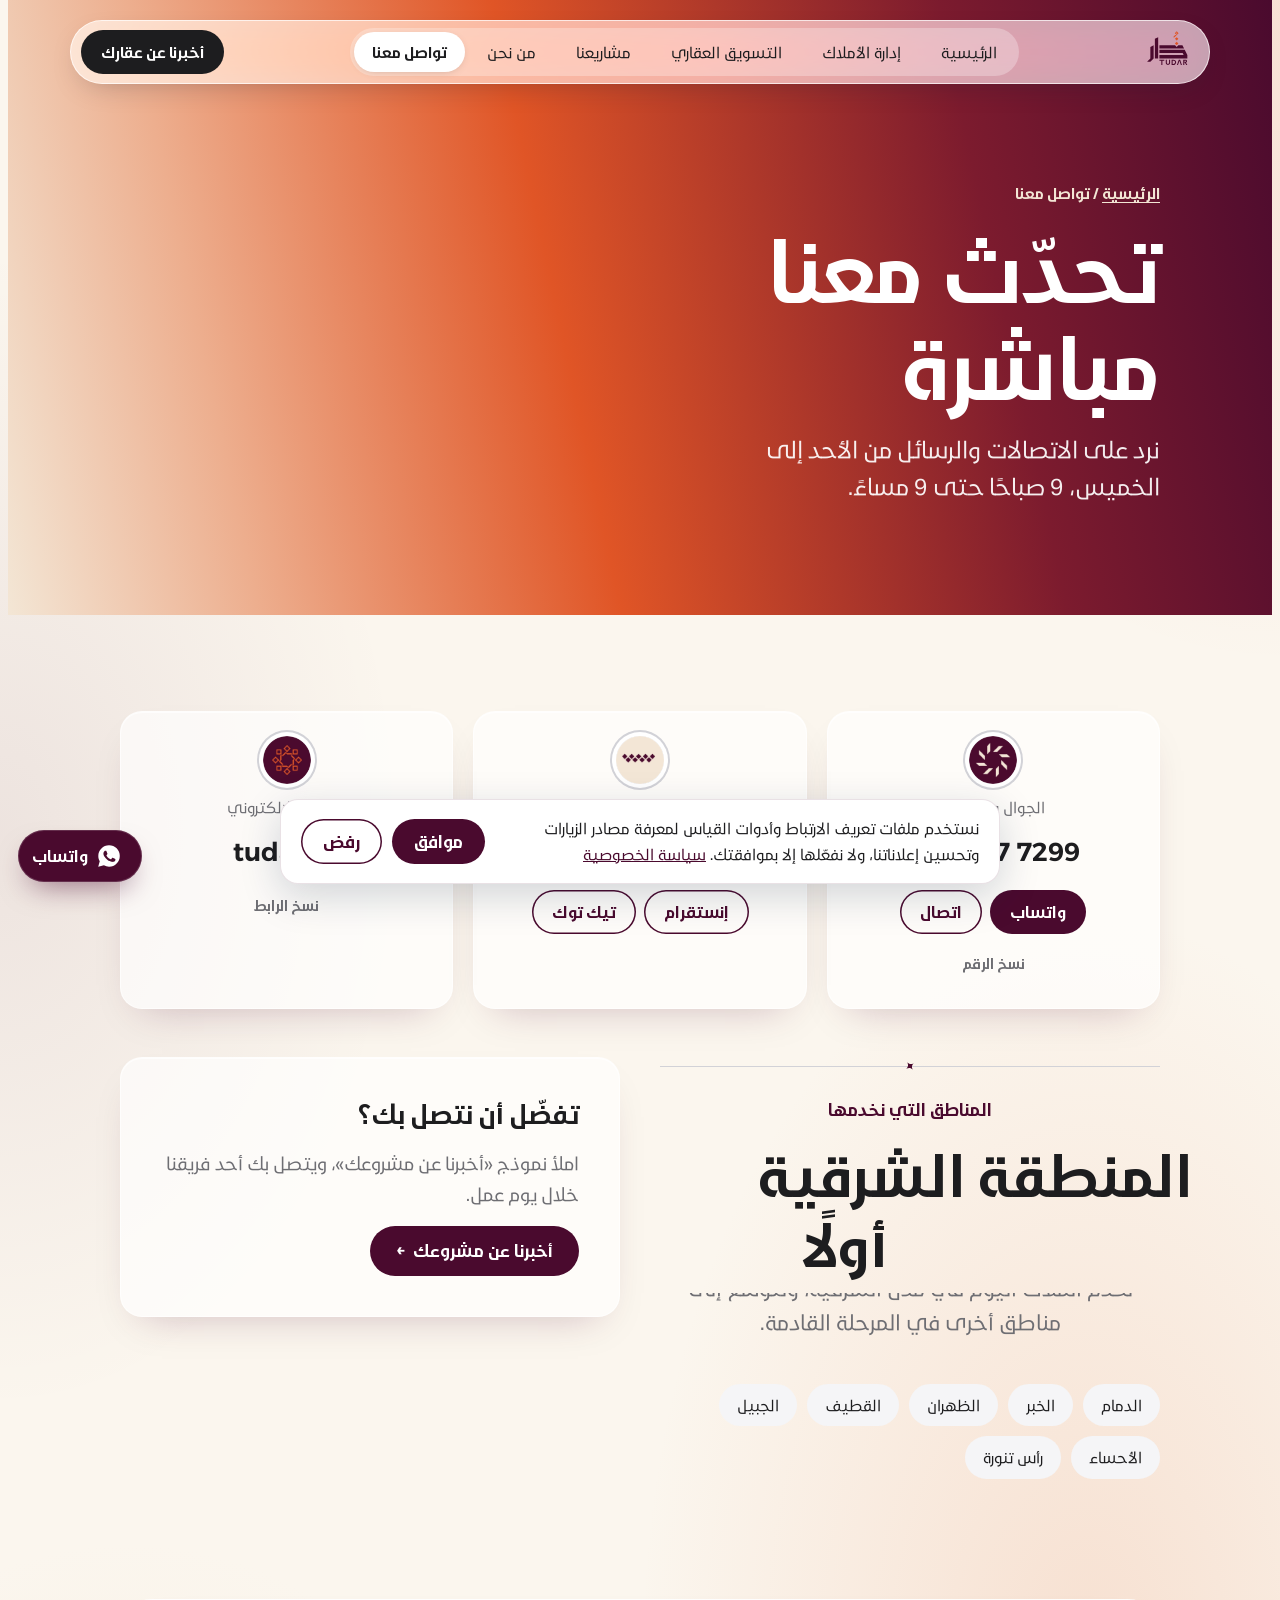
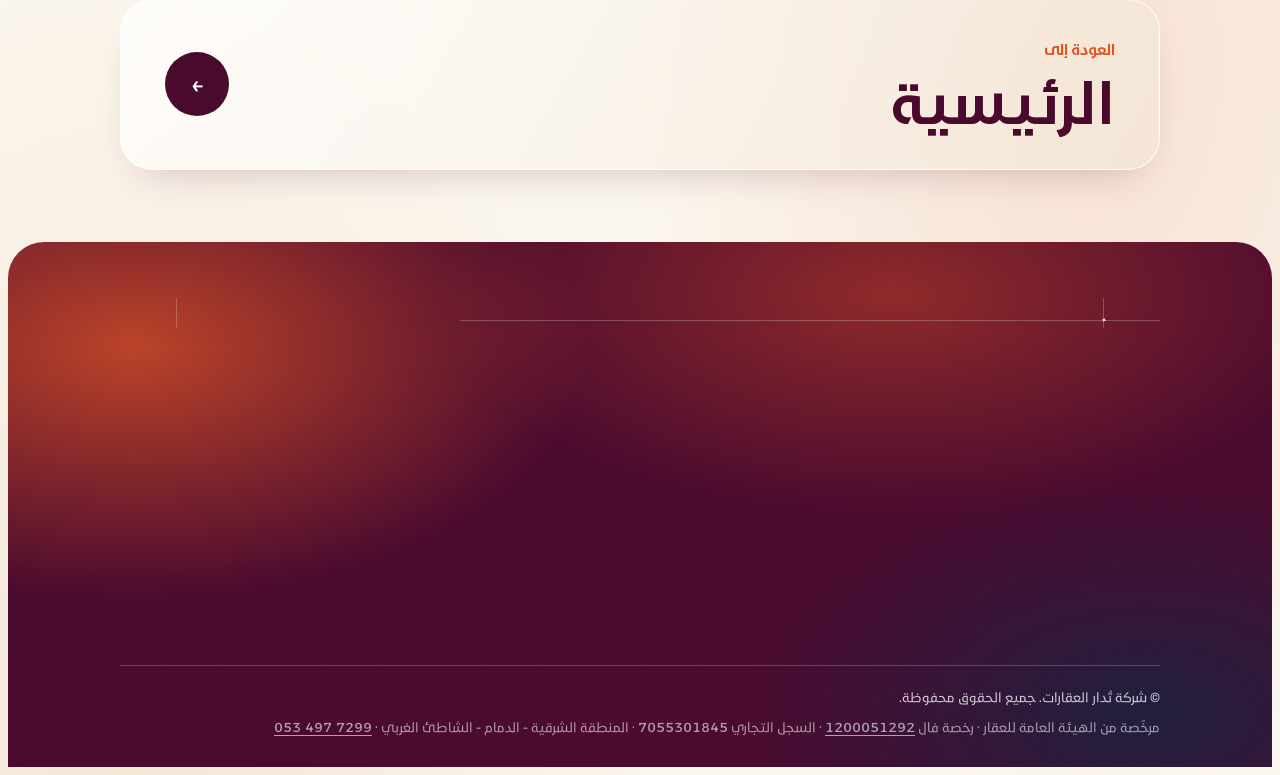
<file: contact.html>
<!doctype html>
<html lang="ar" dir="rtl">
<head>
<meta charset="utf-8">
<meta name="robots" content="noindex,nofollow"><!-- نسخة المعاينة فقط: tools/make-production.mjs يحذف هذا السطر -->
<meta name="viewport" content="width=device-width,initial-scale=1,viewport-fit=cover">
<title>تواصل معنا | تُدار العقارات، جوال وواتساب 053 497 7299</title>
<meta name="description" content="تواصل مع تُدار العقارات على الجوال والواتساب 053 497 7299، من الأحد إلى الخميس 9 صباحًا حتى 9 مساءً. نخدم الدمام والخبر والظهران وبقية الشرقية.">
<meta name="theme-color" content="#FFFFFF">
<link rel="canonical" href="https://tudar.sa/contact">
<link rel="alternate" hreflang="ar-SA" href="https://tudar.sa/contact">
<link rel="alternate" hreflang="x-default" href="https://tudar.sa/contact">
<link rel="icon" href="favicon.svg" type="image/svg+xml">
<link rel="icon" href="favicon-32.png" sizes="32x32" type="image/png">
<link rel="apple-touch-icon" href="apple-touch-icon.png">
<meta property="og:type" content="website">
<meta property="og:locale" content="ar_SA">
<meta property="og:site_name" content="تُدار العقارات">
<meta property="og:title" content="تواصل معنا | تُدار العقارات، جوال وواتساب 053 497 7299">
<meta property="og:description" content="تواصل مع تُدار العقارات على الجوال والواتساب 053 497 7299، من الأحد إلى الخميس 9 صباحًا حتى 9 مساءً. نخدم الدمام والخبر والظهران وبقية الشرقية.">
<meta property="og:url" content="https://tudar.sa/contact">
<meta property="og:image" content="https://tudar.sa/og-image.jpg">
<meta property="og:image:width" content="1200">
<meta property="og:image:height" content="630">
<meta name="twitter:card" content="summary_large_image">
<link rel="preload" href="assets/fonts/Noor-Bold.woff2" as="font" type="font/woff2" crossorigin>
<link rel="preload" href="assets/fonts/Noor-Regular.woff2" as="font" type="font/woff2" crossorigin>
<!-- التنسيقات: كل ملف مسؤول عن جزء، والترتيب مهم (الأخير يغلب) -->
<link rel="stylesheet" href="assets/css/00-fonts.css">
<link rel="stylesheet" href="assets/css/01-base.css">
<link rel="stylesheet" href="assets/css/02-buttons-header.css">
<link rel="stylesheet" href="assets/css/03-sections.css">
<link rel="stylesheet" href="assets/css/04-management.css">
<link rel="stylesheet" href="assets/css/05-projects.css">
<link rel="stylesheet" href="assets/css/06-nav-hero.css">
<link rel="stylesheet" href="assets/css/07-motion-support.css">
<link rel="stylesheet" href="assets/css/08-brand-overrides.css">
<link rel="stylesheet" href="assets/css/09-glass-cover.css">
<link rel="stylesheet" href="assets/css/10-performance.css">
<link rel="stylesheet" href="assets/css/11-next-page.css">
<link rel="stylesheet" href="assets/css/12-calculator.css">
<link rel="stylesheet" href="assets/css/13-cover-headline.css">
<link rel="stylesheet" href="assets/css/14-refresh.css">
<link rel="stylesheet" href="assets/css/15-seo-pages.css">
<!-- Google Tag Manager (GTM-K3HG7TJR). لتغيير الحاوية: استبدل المعرّف هنا وفي الجزء noscript أعلى <body>.
     كل أكواد القياس والبكسلات (GA4 وMeta وTikTok وSnap وX) تُضاف من داخل GTM، ولا تعمل قبل موافقة الزائر. -->
<script>
window.dataLayer=window.dataLayer||[];function gtag(){dataLayer.push(arguments)}
gtag("consent","default",{ad_storage:"denied",ad_user_data:"denied",ad_personalization:"denied",analytics_storage:"denied",wait_for_update:500});
try{if(localStorage.getItem("tdr_consent")==="granted"){gtag("consent","update",{ad_storage:"granted",ad_user_data:"granted",ad_personalization:"granted",analytics_storage:"granted"});dataLayer.push({event:"consent_granted"})}}catch(e){}
(function(w,d,s,l,i){if(/^\{\{/.test(i))return;w[l].push({"gtm.start":new Date().getTime(),event:"gtm.js"});var f=d.getElementsByTagName(s)[0],j=d.createElement(s);j.async=true;j.src="https://www.googletagmanager.com/gtm.js?id="+i;f.parentNode.insertBefore(j,f)})(window,document,"script","dataLayer","GTM-K3HG7TJR");
</script>
<!-- End Google Tag Manager -->
<script type="application/ld+json">{"@context":"https://schema.org","@type":"RealEstateAgent","@id":"https://tudar.sa/#organization","name":"تُدار العقارات","alternateName":["تدار العقارات","شركة تُدار العقارات","Tudar Real Estate","TUDAR"],"url":"https://tudar.sa/","logo":"https://tudar.sa/icon-512.png","image":"https://tudar.sa/og-image.jpg","slogan":"نُدير لك أملاكك، ونسوّق لك عقارك","description":"تُدار العقارات شركة إدارة أملاك وتسويق عقاري مرخّصة من الهيئة العامة للعقار (رخصة فال 1200051292)، تخدم ملّاك العقارات في الدمام والخبر والظهران وبقية المنطقة الشرقية.","telephone":"+966534977299","identifier":{"@type":"PropertyValue","name":"رخصة فال","value":"1200051292","url":"https://aqari.rega.gov.sa/Inquires/Brokerage/Details/1200051292"},"address":{"@type":"PostalAddress","streetAddress":"حي الشاطئ الغربي","addressLocality":"الدمام","addressRegion":"المنطقة الشرقية","addressCountry":"SA"},"areaServed":[{"@type":"City","name":"الدمام"},{"@type":"City","name":"الخبر"},{"@type":"City","name":"الظهران"},{"@type":"City","name":"القطيف"},{"@type":"City","name":"الجبيل"},{"@type":"City","name":"الأحساء"},{"@type":"City","name":"رأس تنورة"}],"openingHours":"Su-Th 09:00-17:00","openingHoursSpecification":{"@type":"OpeningHoursSpecification","dayOfWeek":["Sunday","Monday","Tuesday","Wednesday","Thursday"],"opens":"09:00","closes":"17:00"},"contactPoint":{"@type":"ContactPoint","telephone":"+966534977299","contactType":"customer service","availableLanguage":["ar"],"hoursAvailable":{"@type":"OpeningHoursSpecification","dayOfWeek":["Sunday","Monday","Tuesday","Wednesday","Thursday"],"opens":"09:00","closes":"21:00"}},"sameAs":["https://www.instagram.com/tudar_sa","https://www.tiktok.com/@tudar.sa","https://x.com/tudar_sa"]}</script>
<script type="application/ld+json">{"@context":"https://schema.org","@type":"BreadcrumbList","itemListElement":[{"@type":"ListItem","position":1,"name":"الرئيسية","item":"https://tudar.sa/"},{"@type":"ListItem","position":2,"name":"تواصل معنا","item":"https://tudar.sa/contact"}]}</script>
</head>
<body data-page="contact">
<!-- Google Tag Manager (noscript) -->
<noscript><iframe src="https://www.googletagmanager.com/ns.html?id=GTM-K3HG7TJR" height="0" width="0" style="display:none;visibility:hidden"></iframe></noscript>
<!-- End Google Tag Manager (noscript) -->
<header class="top">
  <div class="wrap">
    <nav class="nav" aria-label="القائمة الرئيسية">
      <a class="brand" href="./" aria-label="تُدار العقارات، الرئيسية"><span data-logo="primary"></span></a>
      <div class="links">
        <a href="./">الرئيسية</a>
        <a href="property-management">إدارة الأملاك</a>
        <a href="real-estate-marketing">التسويق العقاري</a>
        <a href="projects">مشاريعنا</a>
        <a href="about">من نحن</a>
        <a href="contact" aria-current="page">تواصل معنا</a>
      </div>
      <a class="btn btn-o" href="free-inspection">أخبرنا عن عقارك</a>
      <button class="menu-t" id="menuT" aria-label="القائمة" aria-controls="mobileNav" aria-expanded="false"><span class="ml m1"></span><span class="ml m2"></span></button>
    </nav>
    <div class="mobile" id="mobileNav">
      <a href="./">الرئيسية</a>
      <a href="property-management">إدارة الأملاك</a>
      <a href="real-estate-marketing">التسويق العقاري</a>
      <a href="projects">مشاريعنا</a>
      <a href="calculator">الحاسبة</a>
      <a href="about">من نحن</a>
      <a href="free-inspection">افحص عمارتك مجانًا</a>
      <a href="contact" aria-current="page">تواصل معنا</a>
    </div>
  </div>
</header>

<main id="app"><div class="page">

<section class="phead ph-grad"><div class="wrap"><nav class="crumb" aria-label="مسار الصفحة"><a href="./">الرئيسية</a> / تواصل معنا</nav><h1>تحدّث معنا مباشرة</h1><p>نرد على الاتصالات والرسائل من الأحد إلى الخميس، 9 صباحًا حتى 9 مساءً.</p></div><span class="deco" data-logo="markrev"></span></section>
<section><div class="wrap" style="display:grid;gap:48px">
  <div class="contact-g">
    <div class="cbox"><img class="bico" src="assets/img/icon-tawasul.webp" alt="" width="256" height="256"><span>الجوال وواتساب</span><b>053 497 7299</b><div class="cacts"><a class="btn btn-o" href="https://wa.me/966534977299" data-waq target="_blank" rel="noopener">واتساب</a><a class="btn btn-g" href="tel:+966534977299">اتصال</a></div><button class="copy" data-copy="0534977299">نسخ الرقم</button></div>
    <div class="cbox"><img class="bico" src="assets/img/icon-mustajirun.webp" alt="" width="256" height="256"><span>إنستقرام وتيك توك</span><b>@tudar_sa</b><div class="cacts"><a class="btn btn-g" href="https://www.instagram.com/tudar_sa" target="_blank" rel="noopener">إنستقرام</a><a class="btn btn-g" href="https://www.tiktok.com/@tudar.sa" target="_blank" rel="noopener">تيك توك</a></div></div>
    <div class="cbox"><img class="bico" src="assets/img/icon-aqarat.webp" alt="" width="256" height="256"><span>الموقع الإلكتروني</span><b>tudar.sa</b><button class="copy" data-copy="tudar.sa">نسخ الرابط</button></div>
  </div>
  <div style="display:grid;grid-template-columns:repeat(auto-fit,minmax(280px,1fr));gap:40px;align-items:start">
    <div class="sec-head" style="margin:0"><span class="eyebrow">المناطق التي نخدمها</span><h2>المنطقة الشرقية أولًا</h2><p>نخدم الملّاك اليوم في مدن الشرقية، ونتوسّع إلى مناطق أخرى في المرحلة القادمة.</p><div class="cities" style="margin-top:10px"><span>الدمام</span><span>الخبر</span><span>الظهران</span><span>القطيف</span><span>الجبيل</span><span>الأحساء</span><span>رأس تنورة</span></div></div>
    <div class="ctile"><h3 style="font-size:26px">تفضّل أن نتصل بك؟</h3><p>املأ نموذج «أخبرنا عن مشروعك»، ويتصل بك أحد فريقنا خلال يوم عمل.</p><a href="free-inspection" class="btn btn-o" style="justify-self:start">أخبرنا عن مشروعك <span class="arr">←</span></a></div>
  </div>
</div></section><section class="nextp"><div class="wrap"><a class="np" href="./"><span class="np-k">العودة إلى</span><b>الرئيسية</b><span class="np-ar" aria-hidden="true">←</span></a></div></section>
</div></main>

<!-- زر واتساب العائم: الرقم في href، والرسالة المكتوبة مسبقًا بعد text= -->
<a class="wa-fab" data-waq href="https://wa.me/966534977299?text=%D8%A7%D9%84%D8%B3%D9%84%D8%A7%D9%85%20%D8%B9%D9%84%D9%8A%D9%83%D9%85%D8%8C%20%D8%A3%D8%B1%D8%BA%D8%A8%20%D9%81%D9%8A%20%D8%A7%D9%84%D8%A7%D8%B3%D8%AA%D9%81%D8%B3%D8%A7%D8%B1%20%D8%B9%D9%86%20%D8%AE%D8%AF%D9%85%D8%A7%D8%AA%20%D8%AA%D9%8F%D8%AF%D8%A7%D8%B1" target="_blank" rel="noopener" aria-label="راسلنا على واتساب"><svg viewBox="0 0 24 24" width="26" height="26" aria-hidden="true"><path fill="currentColor" d="M12.04 2C6.58 2 2.13 6.45 2.13 11.91c0 1.75.46 3.45 1.32 4.95L2.05 22l5.25-1.38a9.9 9.9 0 0 0 4.74 1.21h.01c5.46 0 9.9-4.45 9.9-9.91 0-2.65-1.03-5.14-2.9-7.01A9.82 9.82 0 0 0 12.04 2Zm5.8 14.06c-.24.68-1.42 1.3-1.95 1.35-.5.05-.97.23-3.27-.68-2.77-1.09-4.52-3.92-4.66-4.1-.13-.18-1.11-1.48-1.11-2.82 0-1.34.7-2 .95-2.27.25-.27.54-.34.72-.34h.52c.17 0 .39-.06.61.47.24.55.79 1.9.86 2.04.07.14.11.3.02.48-.09.18-.14.3-.27.46l-.41.48c-.14.14-.28.29-.12.56.16.27.71 1.17 1.53 1.9 1.05.94 1.94 1.23 2.21 1.37.27.14.43.11.59-.07.16-.18.68-.79.86-1.06.18-.27.36-.23.61-.14.25.09 1.58.75 1.85.88.27.14.45.2.52.32.07.11.07.66-.17 1.33Z"/></svg><span>واتساب</span></a>

<footer>
  <div class="wrap">
    <div class="f-lines" aria-hidden="true"><i class="fl1"></i><i class="fl2"></i><i class="fl3"></i><svg class="star" viewBox="0 0 24 24" aria-hidden="true"><path d="M12 0C12.9 7.2 16.8 11.1 24 12C16.8 12.9 12.9 16.8 12 24C11.1 16.8 7.2 12.9 0 12C7.2 11.1 11.1 7.2 12 0Z"/></svg></div>
    <div class="foot-mask"><div class="foot">
      <div style="display:grid;gap:16px;align-content:start">
        <span data-logo="rev" style="width:96px;display:block"></span>
        <p style="opacity:.7;font-size:15px;max-width:300px">نُدير لك أملاكك، ونسوّق لك عقارك. إدارة أملاك وتسويق عقاري في المنطقة الشرقية.</p>
      </div>
      <div><h4>خدماتنا</h4><a href="property-management">إدارة الأملاك في الشرقية</a><a href="real-estate-marketing">التسويق العقاري</a><a href="free-inspection">افحص عمارتك مجانًا</a><a href="calculator">حاسبة كم يوصلك فعليًا</a></div>
      <div><h4>الشركة</h4><a href="about">من نحن</a><a href="projects">عقارات للبيع والإيجار</a><a href="contact">تواصل معنا</a><a href="privacy">سياسة الخصوصية</a></div>
      <div><h4>تواصل</h4><a href="tel:+966534977299" class="en"><bdi dir="ltr">053 497 7299</bdi></a><a href="https://wa.me/966534977299" data-waq target="_blank" rel="noopener">واتساب</a><a href="https://www.instagram.com/tudar_sa" target="_blank" rel="noopener">إنستقرام <bdi class="en" dir="ltr">@tudar_sa</bdi></a><a href="https://www.tiktok.com/@tudar.sa" target="_blank" rel="noopener">تيك توك <bdi class="en" dir="ltr">@tudar.sa</bdi></a><a href="https://x.com/tudar_sa" target="_blank" rel="noopener">إكس <bdi class="en" dir="ltr">@tudar_sa</bdi></a></div>
    </div></div>
    <div class="foot-b"><span>© شركة تُدار العقارات. جميع الحقوق محفوظة.</span><span class="lic">مرخّصة من الهيئة العامة للعقار · رخصة فال <a href="https://aqari.rega.gov.sa/Inquires/Brokerage/Details/1200051292" target="_blank" rel="noopener" title="تحقق من الرخصة على موقع الهيئة"><bdi class="en" dir="ltr">1200051292</bdi></a> · السجل التجاري <bdi class="en" dir="ltr">7055301845</bdi> · المنطقة الشرقية - الدمام - الشاطئ الغربي · <a href="tel:+966534977299"><bdi class="en" dir="ltr">053 497 7299</bdi></a></span></div>
  </div>
</footer>

<!-- مكتبات الحركة (محلية) -->
<script src="assets/vendor/motion.js" defer></script>
<!-- كود الموقع: الترتيب مهم -->
<script src="assets/js/core/tracking.js" defer></script>
<script src="assets/js/core/brand.js" defer></script>
<script src="assets/js/core/leads.js" defer></script>
<script src="assets/js/core/facade.js" defer></script>
<script src="data/listings.js?v=mx0nb9r6" defer></script>
<script src="assets/js/data/live-listings.js" defer></script>
<script src="assets/js/data/images.js" defer></script>
<script src="assets/js/data/projects.js" defer></script>
<script src="assets/js/components/project-card.js" defer></script>
<script src="assets/js/components/partners.js" defer></script>
<script src="assets/js/animations/fx.js" defer></script>
<script src="assets/js/animations/scroll-scenes.js" defer></script>
<script src="assets/js/components/cards.js" defer></script>
<script src="assets/js/router.js" defer></script>
<script src="assets/js/components/ui.js" defer></script>
<script src="assets/js/components/calculator.js" defer></script>
<script src="assets/js/components/brief-form.js" defer></script>
<script src="assets/js/core/consent.js" defer></script>
<script src="assets/js/main.js" defer></script>
</body>
</html>
</file>
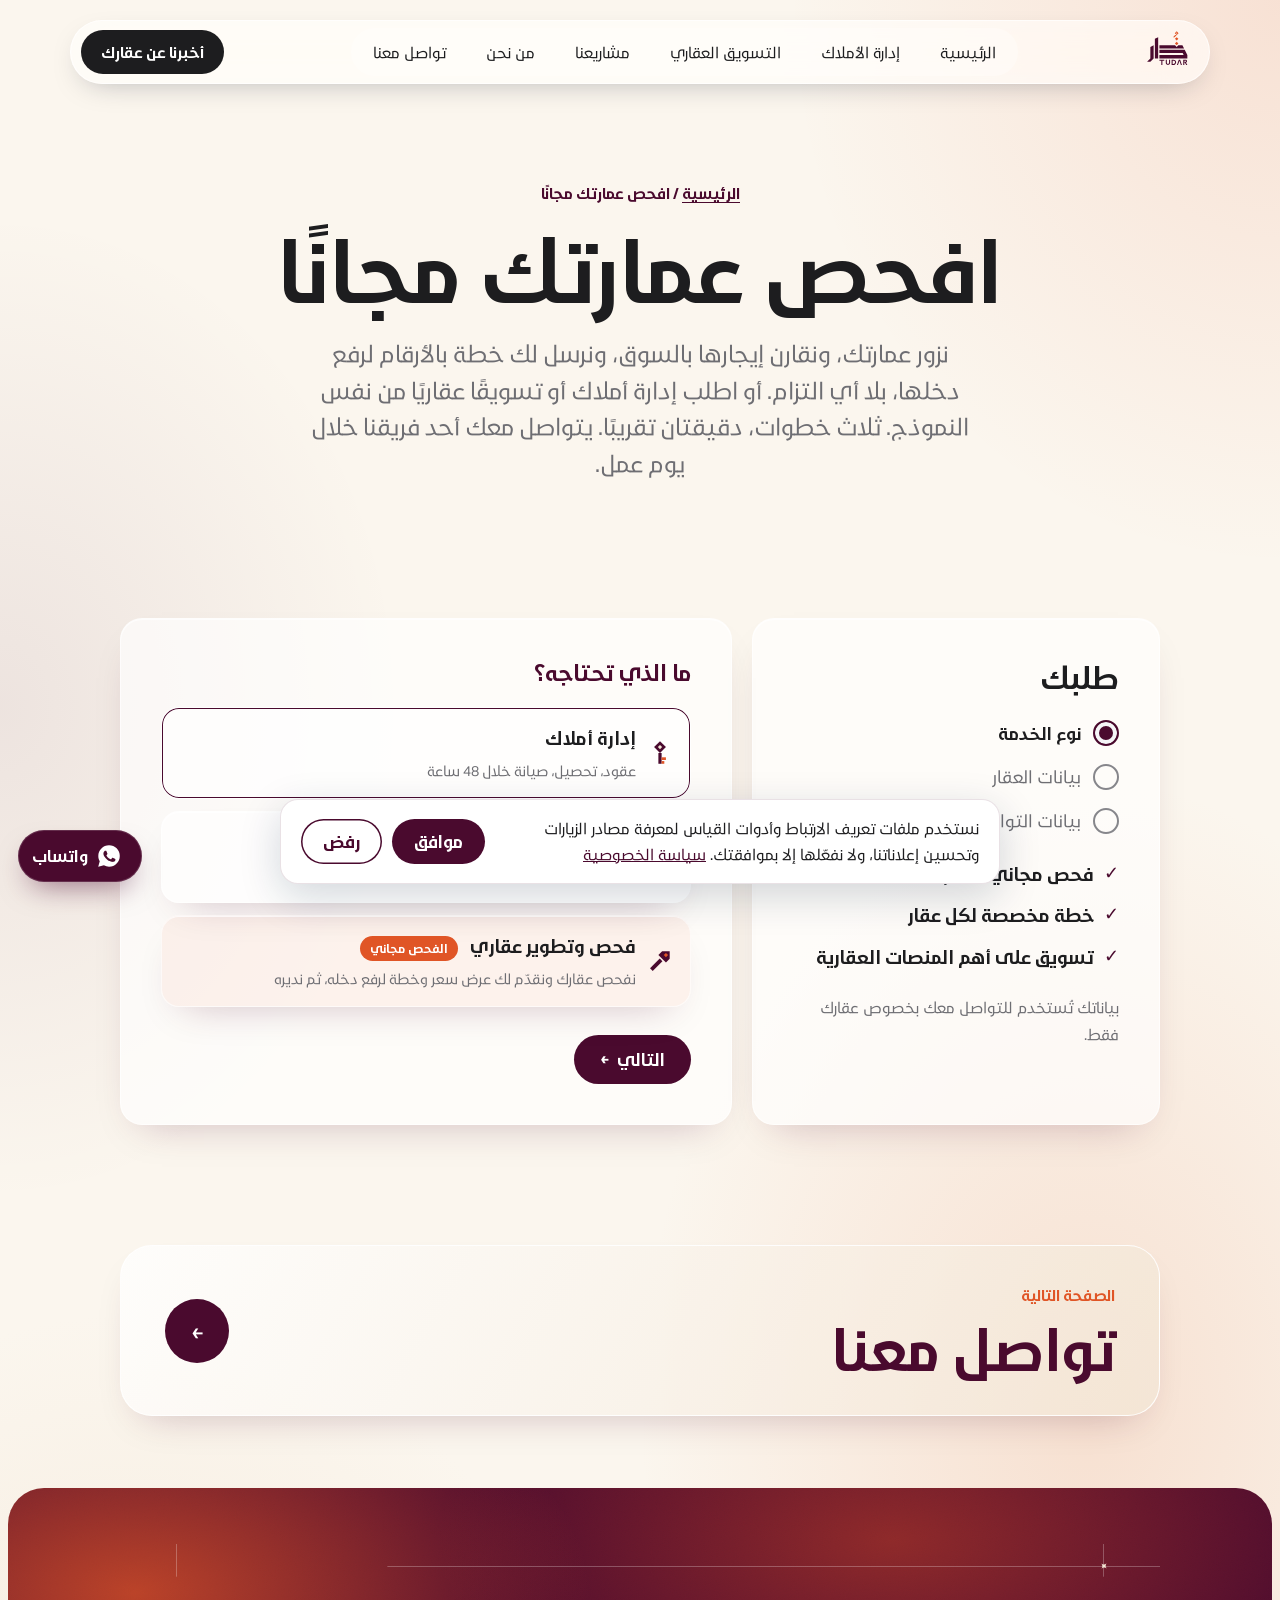
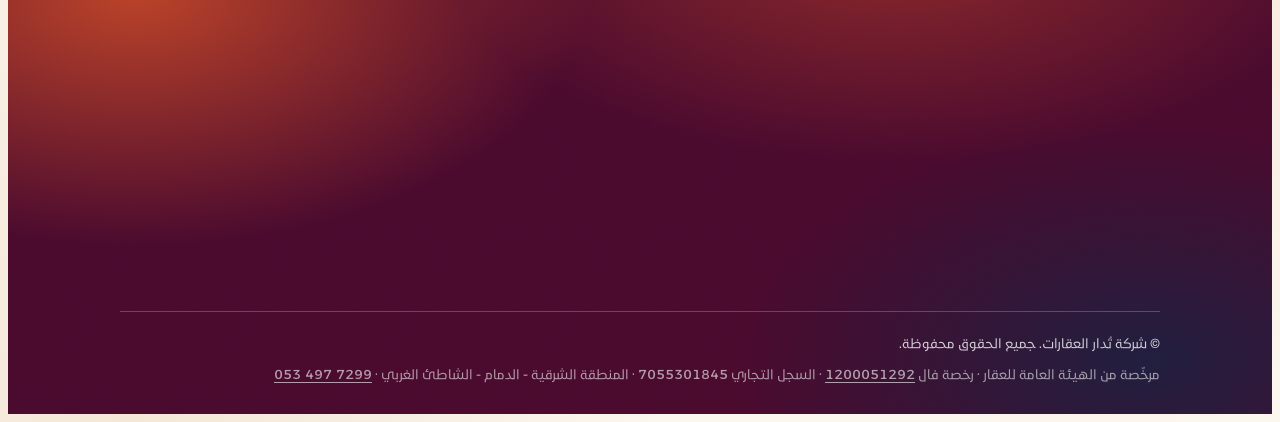
<file: free-inspection.html>
<!doctype html>
<html lang="ar" dir="rtl">
<head>
<meta charset="utf-8">
<meta name="robots" content="noindex,nofollow"><!-- نسخة المعاينة فقط: tools/make-production.mjs يحذف هذا السطر -->
<meta name="viewport" content="width=device-width,initial-scale=1,viewport-fit=cover">
<title>افحص عمارتك مجانًا | تُدار العقارات</title>
<meta name="description" content="نزور عمارتك في المنطقة الشرقية، ونقارن إيجارها بالسوق، ونرسل لك خطة بالأرقام لرفع دخلها، بلا أي التزام. الفحص الأول مجاني مع تُدار العقارات.">
<meta name="theme-color" content="#FFFFFF">
<link rel="canonical" href="https://tudar.sa/free-inspection">
<link rel="alternate" hreflang="ar-SA" href="https://tudar.sa/free-inspection">
<link rel="alternate" hreflang="x-default" href="https://tudar.sa/free-inspection">
<link rel="icon" href="favicon.svg" type="image/svg+xml">
<link rel="icon" href="favicon-32.png" sizes="32x32" type="image/png">
<link rel="apple-touch-icon" href="apple-touch-icon.png">
<meta property="og:type" content="website">
<meta property="og:locale" content="ar_SA">
<meta property="og:site_name" content="تُدار العقارات">
<meta property="og:title" content="افحص عمارتك مجانًا | تُدار العقارات">
<meta property="og:description" content="نزور عمارتك في المنطقة الشرقية، ونقارن إيجارها بالسوق، ونرسل لك خطة بالأرقام لرفع دخلها، بلا أي التزام. الفحص الأول مجاني مع تُدار العقارات.">
<meta property="og:url" content="https://tudar.sa/free-inspection">
<meta property="og:image" content="https://tudar.sa/og-image.jpg">
<meta property="og:image:width" content="1200">
<meta property="og:image:height" content="630">
<meta name="twitter:card" content="summary_large_image">
<link rel="preload" href="assets/fonts/Noor-Bold.woff2" as="font" type="font/woff2" crossorigin>
<link rel="preload" href="assets/fonts/Noor-Regular.woff2" as="font" type="font/woff2" crossorigin>
<!-- التنسيقات: كل ملف مسؤول عن جزء، والترتيب مهم (الأخير يغلب) -->
<link rel="stylesheet" href="assets/css/00-fonts.css">
<link rel="stylesheet" href="assets/css/01-base.css">
<link rel="stylesheet" href="assets/css/02-buttons-header.css">
<link rel="stylesheet" href="assets/css/03-sections.css">
<link rel="stylesheet" href="assets/css/04-management.css">
<link rel="stylesheet" href="assets/css/05-projects.css">
<link rel="stylesheet" href="assets/css/06-nav-hero.css">
<link rel="stylesheet" href="assets/css/07-motion-support.css">
<link rel="stylesheet" href="assets/css/08-brand-overrides.css">
<link rel="stylesheet" href="assets/css/09-glass-cover.css">
<link rel="stylesheet" href="assets/css/10-performance.css">
<link rel="stylesheet" href="assets/css/11-next-page.css">
<link rel="stylesheet" href="assets/css/12-calculator.css">
<link rel="stylesheet" href="assets/css/13-cover-headline.css">
<link rel="stylesheet" href="assets/css/14-refresh.css">
<link rel="stylesheet" href="assets/css/15-seo-pages.css">
<!-- Google Tag Manager (GTM-K3HG7TJR). لتغيير الحاوية: استبدل المعرّف هنا وفي الجزء noscript أعلى <body>.
     كل أكواد القياس والبكسلات (GA4 وMeta وTikTok وSnap وX) تُضاف من داخل GTM، ولا تعمل قبل موافقة الزائر. -->
<script>
window.dataLayer=window.dataLayer||[];function gtag(){dataLayer.push(arguments)}
gtag("consent","default",{ad_storage:"denied",ad_user_data:"denied",ad_personalization:"denied",analytics_storage:"denied",wait_for_update:500});
try{if(localStorage.getItem("tdr_consent")==="granted"){gtag("consent","update",{ad_storage:"granted",ad_user_data:"granted",ad_personalization:"granted",analytics_storage:"granted"});dataLayer.push({event:"consent_granted"})}}catch(e){}
(function(w,d,s,l,i){if(/^\{\{/.test(i))return;w[l].push({"gtm.start":new Date().getTime(),event:"gtm.js"});var f=d.getElementsByTagName(s)[0],j=d.createElement(s);j.async=true;j.src="https://www.googletagmanager.com/gtm.js?id="+i;f.parentNode.insertBefore(j,f)})(window,document,"script","dataLayer","GTM-K3HG7TJR");
</script>
<!-- End Google Tag Manager -->
<script type="application/ld+json">{"@context":"https://schema.org","@type":"RealEstateAgent","@id":"https://tudar.sa/#organization","name":"تُدار العقارات","alternateName":["تدار العقارات","شركة تُدار العقارات","Tudar Real Estate","TUDAR"],"url":"https://tudar.sa/","logo":"https://tudar.sa/icon-512.png","image":"https://tudar.sa/og-image.jpg","slogan":"نُدير لك أملاكك، ونسوّق لك عقارك","description":"تُدار العقارات شركة إدارة أملاك وتسويق عقاري مرخّصة من الهيئة العامة للعقار (رخصة فال 1200051292)، تخدم ملّاك العقارات في الدمام والخبر والظهران وبقية المنطقة الشرقية.","telephone":"+966534977299","identifier":{"@type":"PropertyValue","name":"رخصة فال","value":"1200051292","url":"https://aqari.rega.gov.sa/Inquires/Brokerage/Details/1200051292"},"address":{"@type":"PostalAddress","streetAddress":"حي الشاطئ الغربي","addressLocality":"الدمام","addressRegion":"المنطقة الشرقية","addressCountry":"SA"},"areaServed":[{"@type":"City","name":"الدمام"},{"@type":"City","name":"الخبر"},{"@type":"City","name":"الظهران"},{"@type":"City","name":"القطيف"},{"@type":"City","name":"الجبيل"},{"@type":"City","name":"الأحساء"},{"@type":"City","name":"رأس تنورة"}],"openingHours":"Su-Th 09:00-17:00","openingHoursSpecification":{"@type":"OpeningHoursSpecification","dayOfWeek":["Sunday","Monday","Tuesday","Wednesday","Thursday"],"opens":"09:00","closes":"17:00"},"contactPoint":{"@type":"ContactPoint","telephone":"+966534977299","contactType":"customer service","availableLanguage":["ar"],"hoursAvailable":{"@type":"OpeningHoursSpecification","dayOfWeek":["Sunday","Monday","Tuesday","Wednesday","Thursday"],"opens":"09:00","closes":"21:00"}},"sameAs":["https://www.instagram.com/tudar_sa","https://www.tiktok.com/@tudar.sa","https://x.com/tudar_sa"]}</script>
<script type="application/ld+json">{"@context":"https://schema.org","@type":"BreadcrumbList","itemListElement":[{"@type":"ListItem","position":1,"name":"الرئيسية","item":"https://tudar.sa/"},{"@type":"ListItem","position":2,"name":"افحص عمارتك مجانًا","item":"https://tudar.sa/free-inspection"}]}</script>
</head>
<body data-page="free-inspection">
<!-- Google Tag Manager (noscript) -->
<noscript><iframe src="https://www.googletagmanager.com/ns.html?id=GTM-K3HG7TJR" height="0" width="0" style="display:none;visibility:hidden"></iframe></noscript>
<!-- End Google Tag Manager (noscript) -->
<header class="top">
  <div class="wrap">
    <nav class="nav" aria-label="القائمة الرئيسية">
      <a class="brand" href="./" aria-label="تُدار العقارات، الرئيسية"><span data-logo="primary"></span></a>
      <div class="links">
        <a href="./">الرئيسية</a>
        <a href="property-management">إدارة الأملاك</a>
        <a href="real-estate-marketing">التسويق العقاري</a>
        <a href="projects">مشاريعنا</a>
        <a href="about">من نحن</a>
        <a href="contact">تواصل معنا</a>
      </div>
      <a class="btn btn-o" href="free-inspection">أخبرنا عن عقارك</a>
      <button class="menu-t" id="menuT" aria-label="القائمة" aria-controls="mobileNav" aria-expanded="false"><span class="ml m1"></span><span class="ml m2"></span></button>
    </nav>
    <div class="mobile" id="mobileNav">
      <a href="./">الرئيسية</a>
      <a href="property-management">إدارة الأملاك</a>
      <a href="real-estate-marketing">التسويق العقاري</a>
      <a href="projects">مشاريعنا</a>
      <a href="calculator">الحاسبة</a>
      <a href="about">من نحن</a>
      <a href="free-inspection" aria-current="page">افحص عمارتك مجانًا</a>
      <a href="contact">تواصل معنا</a>
    </div>
  </div>
</header>

<main id="app"><div class="page">

<section class="phead"><div class="wrap"><nav class="crumb" aria-label="مسار الصفحة"><a href="./">الرئيسية</a> / افحص عمارتك مجانًا</nav><h1>افحص عمارتك مجانًا</h1><p>نزور عمارتك، ونقارن إيجارها بالسوق، ونرسل لك خطة بالأرقام لرفع دخلها، بلا أي التزام. أو اطلب إدارة أملاك أو تسويقًا عقاريًا من نفس النموذج. ثلاث خطوات، دقيقتان تقريبًا. يتواصل معك أحد فريقنا خلال يوم عمل.</p></div><span class="deco" data-logo="markrev"></span></section>
<section><div class="wrap">
  <form class="form-shell" id="bf" novalidate>
    <aside class="form-side"><h2>طلبك</h2><ol class="progress" id="prog" aria-label="خطوات الطلب" style="list-style:none;margin:0;padding:0"><li class="on" aria-current="step">نوع الخدمة</li><li>بيانات العقار</li><li>بيانات التواصل</li></ol><ul class="ben"><li>فحص مجاني لعقارك</li><li>خطة مخصصة لكل عقار</li><li>تسويق على أهم المنصات العقارية</li></ul><p style="opacity:.7;font-size:15px">بياناتك تُستخدم للتواصل معك بخصوص عقارك فقط.</p></aside>
    <div class="form-main" id="fm">
      <div class="fs" data-step="0">
        <h3 style="color:var(--burg);font-size:22px">ما الذي تحتاجه؟</h3>
        <div class="choice">
          <label><input type="radio" name="svc" id="svc1" value="إدارة أملاك" checked><svg class="ico" aria-hidden="true" focusable="false" viewBox="0 0 52 52"><path d="M26 4l11 11-11 11-11-11z" fill="#4A0A2E"/><path d="M26 11l4 4-4 4-4-4z" fill="#F3E6D5"/><rect x="23" y="26" width="6" height="20" fill="#4A0A2E"/><rect x="29" y="34" width="8" height="5" fill="#E05526"/><rect x="29" y="41" width="5" height="5" fill="#E05526"/></svg><b>إدارة أملاك</b><small>عقود، تحصيل، صيانة خلال 48 ساعة</small></label>
          <label><input type="radio" name="svc" id="svc2" value="تسويق عقاري"><svg class="ico" aria-hidden="true" focusable="false" viewBox="0 0 52 52"><path d="M8 20h10l20-12v36L18 32H8z" fill="#4A0A2E"/><path d="M14 32h8l4 12h-8z" fill="#4A0A2E"/><path d="M44 22l4 4-4 4-4-4z" fill="#E05526"/></svg><b>تسويق عقاري</b><small>بيع أو تأجير عقار أو وحدات</small></label>
          <label class="ch-dev"><input type="radio" name="svc" id="svc3" value="فحص وتطوير عقاري"><svg class="ico" aria-hidden="true" focusable="false" viewBox="0 0 52 52"><path d="M10 42l18-18" stroke="#4A0A2E" stroke-width="7"/><path d="M30 8l14 0 0 14-7 7-14-14z" fill="#4A0A2E"/><path d="M33 15l4 4 4-4-4-4z" fill="#E05526"/></svg><b>فحص وتطوير عقاري <span class="free">الفحص مجاني</span></b><small>نفحص عقارك ونقدّم لك عرض سعر وخطة لرفع دخله، ثم نديره</small></label>
        </div>
      </div>
      <div class="fs" data-step="1" hidden>
        <h3 style="color:var(--burg);font-size:22px">عن العقار</h3>
        <div class="f2">
          <div class="in"><label for="ptype">نوع العقار</label><select id="ptype"><option>عمارة سكنية</option><option>فيلا</option><option>شقة</option><option>أرض</option><option>محل أو مكتب</option></select></div>
          <div class="in"><label for="pcity">المدينة</label><select id="pcity"><option>الدمام</option><option>الخبر</option><option>الظهران</option><option>القطيف</option><option>الجبيل</option><option>الأحساء</option><option>رأس تنورة</option></select></div>
          <div class="in"><label for="phood">الحي</label><input id="phood" autocomplete="off" placeholder="مثال: حي الشاطئ"></div>
          <div class="in"><label for="punits">عدد الوحدات</label><input id="punits" type="number" min="1" inputmode="numeric" placeholder="12" class="en"></div>
        </div>
        <div class="in"><label for="pnote">ملاحظات</label><textarea id="pnote" rows="3" placeholder="حالة العقار، عدد الوحدات الفاضية، الدخل الحالي، أو ما تريد تطويره"></textarea></div>
      </div>
      <div class="fs" data-step="2" hidden>
        <h3 style="color:var(--burg);font-size:22px">كيف نتواصل معك؟</h3>
        <div class="err-sum" id="errSum" role="alert" tabindex="-1" hidden></div>
        <div class="f2">
          <div class="in"><label for="cname">الاسم</label><input id="cname" autocomplete="name" aria-describedby="eName"><span class="err" id="eName" hidden>اكتب اسمك لنعرف بمن نتصل.</span></div>
          <div class="in"><label for="cphone">رقم الجوال</label><input id="cphone" class="en" type="tel" inputmode="tel" autocomplete="tel-national" placeholder="05xxxxxxxx" dir="ltr" aria-describedby="ePhone"><span class="err" id="ePhone" hidden>اكتب رقمًا سعوديًا من 10 أرقام يبدأ بـ 05.</span></div>
        </div>
        <div class="in"><label for="ctime">أفضل وقت للتواصل</label><select id="ctime"><option>صباحًا</option><option>بعد العصر</option><option>مساءً</option></select></div>
      </div>
      <div class="form-nav" id="fnav"><button type="button" class="btn btn-g" id="back" style="color:var(--burg)" hidden>رجوع</button><button type="submit" class="btn btn-b" id="next">التالي <span class="arr">←</span></button></div>
    </div>
  </form>
</div></section><section class="nextp"><div class="wrap"><a class="np" href="contact"><span class="np-k">الصفحة التالية</span><b>تواصل معنا</b><span class="np-ar" aria-hidden="true">←</span></a></div></section>
</div></main>

<!-- زر واتساب العائم: الرقم في href، والرسالة المكتوبة مسبقًا بعد text= -->
<a class="wa-fab" data-waq href="https://wa.me/966534977299?text=%D8%A7%D9%84%D8%B3%D9%84%D8%A7%D9%85%20%D8%B9%D9%84%D9%8A%D9%83%D9%85%D8%8C%20%D8%A3%D8%B1%D8%BA%D8%A8%20%D9%81%D9%8A%20%D8%A7%D9%84%D8%A7%D8%B3%D8%AA%D9%81%D8%B3%D8%A7%D8%B1%20%D8%B9%D9%86%20%D8%AE%D8%AF%D9%85%D8%A7%D8%AA%20%D8%AA%D9%8F%D8%AF%D8%A7%D8%B1" target="_blank" rel="noopener" aria-label="راسلنا على واتساب"><svg viewBox="0 0 24 24" width="26" height="26" aria-hidden="true"><path fill="currentColor" d="M12.04 2C6.58 2 2.13 6.45 2.13 11.91c0 1.75.46 3.45 1.32 4.95L2.05 22l5.25-1.38a9.9 9.9 0 0 0 4.74 1.21h.01c5.46 0 9.9-4.45 9.9-9.91 0-2.65-1.03-5.14-2.9-7.01A9.82 9.82 0 0 0 12.04 2Zm5.8 14.06c-.24.68-1.42 1.3-1.95 1.35-.5.05-.97.23-3.27-.68-2.77-1.09-4.52-3.92-4.66-4.1-.13-.18-1.11-1.48-1.11-2.82 0-1.34.7-2 .95-2.27.25-.27.54-.34.72-.34h.52c.17 0 .39-.06.61.47.24.55.79 1.9.86 2.04.07.14.11.3.02.48-.09.18-.14.3-.27.46l-.41.48c-.14.14-.28.29-.12.56.16.27.71 1.17 1.53 1.9 1.05.94 1.94 1.23 2.21 1.37.27.14.43.11.59-.07.16-.18.68-.79.86-1.06.18-.27.36-.23.61-.14.25.09 1.58.75 1.85.88.27.14.45.2.52.32.07.11.07.66-.17 1.33Z"/></svg><span>واتساب</span></a>

<footer>
  <div class="wrap">
    <div class="f-lines" aria-hidden="true"><i class="fl1"></i><i class="fl2"></i><i class="fl3"></i><svg class="star" viewBox="0 0 24 24" aria-hidden="true"><path d="M12 0C12.9 7.2 16.8 11.1 24 12C16.8 12.9 12.9 16.8 12 24C11.1 16.8 7.2 12.9 0 12C7.2 11.1 11.1 7.2 12 0Z"/></svg></div>
    <div class="foot-mask"><div class="foot">
      <div style="display:grid;gap:16px;align-content:start">
        <span data-logo="rev" style="width:96px;display:block"></span>
        <p style="opacity:.7;font-size:15px;max-width:300px">نُدير لك أملاكك، ونسوّق لك عقارك. إدارة أملاك وتسويق عقاري في المنطقة الشرقية.</p>
      </div>
      <div><h4>خدماتنا</h4><a href="property-management">إدارة الأملاك في الشرقية</a><a href="real-estate-marketing">التسويق العقاري</a><a href="free-inspection">افحص عمارتك مجانًا</a><a href="calculator">حاسبة كم يوصلك فعليًا</a></div>
      <div><h4>الشركة</h4><a href="about">من نحن</a><a href="projects">عقارات للبيع والإيجار</a><a href="contact">تواصل معنا</a><a href="privacy">سياسة الخصوصية</a></div>
      <div><h4>تواصل</h4><a href="tel:+966534977299" class="en"><bdi dir="ltr">053 497 7299</bdi></a><a href="https://wa.me/966534977299" data-waq target="_blank" rel="noopener">واتساب</a><a href="https://www.instagram.com/tudar_sa" target="_blank" rel="noopener">إنستقرام <bdi class="en" dir="ltr">@tudar_sa</bdi></a><a href="https://www.tiktok.com/@tudar.sa" target="_blank" rel="noopener">تيك توك <bdi class="en" dir="ltr">@tudar.sa</bdi></a><a href="https://x.com/tudar_sa" target="_blank" rel="noopener">إكس <bdi class="en" dir="ltr">@tudar_sa</bdi></a></div>
    </div></div>
    <div class="foot-b"><span>© شركة تُدار العقارات. جميع الحقوق محفوظة.</span><span class="lic">مرخّصة من الهيئة العامة للعقار · رخصة فال <a href="https://aqari.rega.gov.sa/Inquires/Brokerage/Details/1200051292" target="_blank" rel="noopener" title="تحقق من الرخصة على موقع الهيئة"><bdi class="en" dir="ltr">1200051292</bdi></a> · السجل التجاري <bdi class="en" dir="ltr">7055301845</bdi> · المنطقة الشرقية - الدمام - الشاطئ الغربي · <a href="tel:+966534977299"><bdi class="en" dir="ltr">053 497 7299</bdi></a></span></div>
  </div>
</footer>

<!-- مكتبات الحركة (محلية) -->
<script src="assets/vendor/motion.js" defer></script>
<!-- كود الموقع: الترتيب مهم -->
<script src="assets/js/core/tracking.js" defer></script>
<script src="assets/js/core/brand.js" defer></script>
<script src="assets/js/core/leads.js" defer></script>
<script src="assets/js/core/facade.js" defer></script>
<script src="data/listings.js?v=mx0nb9r6" defer></script>
<script src="assets/js/data/live-listings.js" defer></script>
<script src="assets/js/data/images.js" defer></script>
<script src="assets/js/data/projects.js" defer></script>
<script src="assets/js/components/project-card.js" defer></script>
<script src="assets/js/components/partners.js" defer></script>
<script src="assets/js/animations/fx.js" defer></script>
<script src="assets/js/animations/scroll-scenes.js" defer></script>
<script src="assets/js/components/cards.js" defer></script>
<script src="assets/js/router.js" defer></script>
<script src="assets/js/components/ui.js" defer></script>
<script src="assets/js/components/calculator.js" defer></script>
<script src="assets/js/components/brief-form.js" defer></script>
<script src="assets/js/core/consent.js" defer></script>
<script src="assets/js/main.js" defer></script>
</body>
</html>
</file>
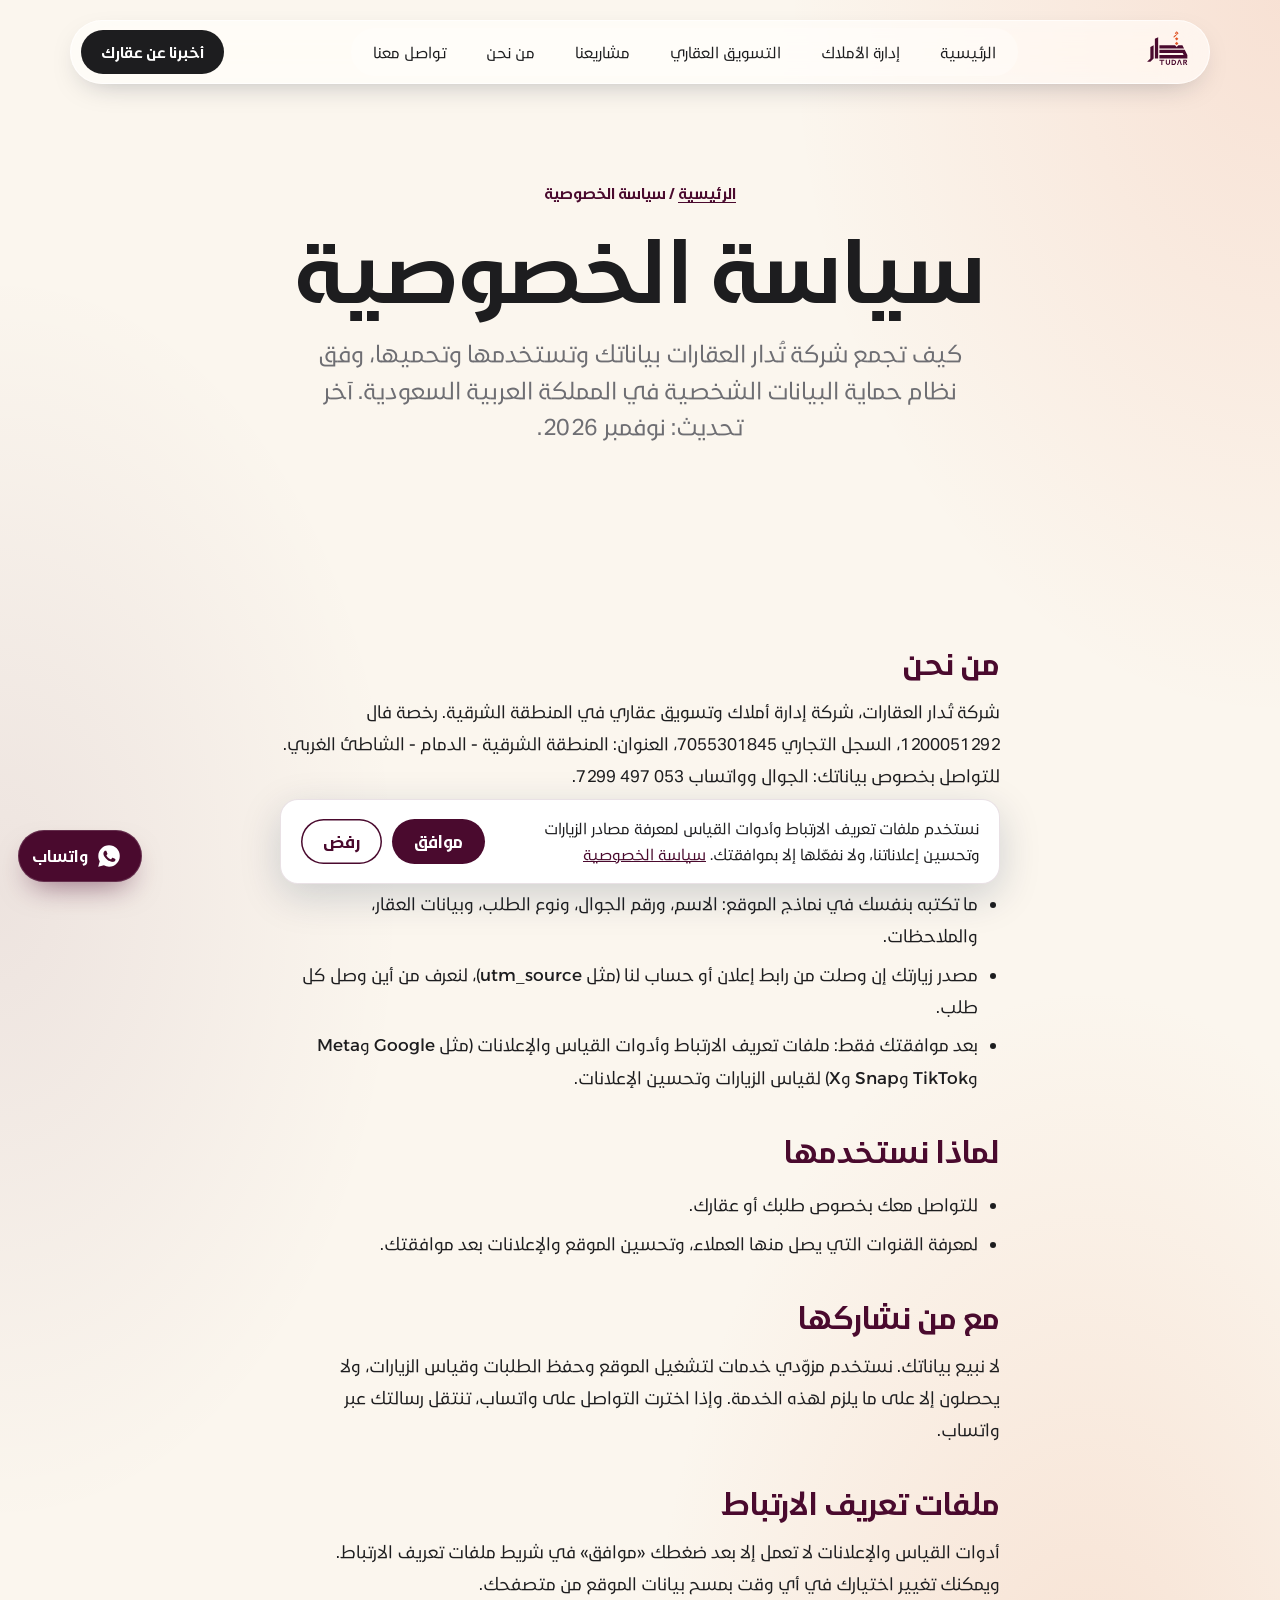
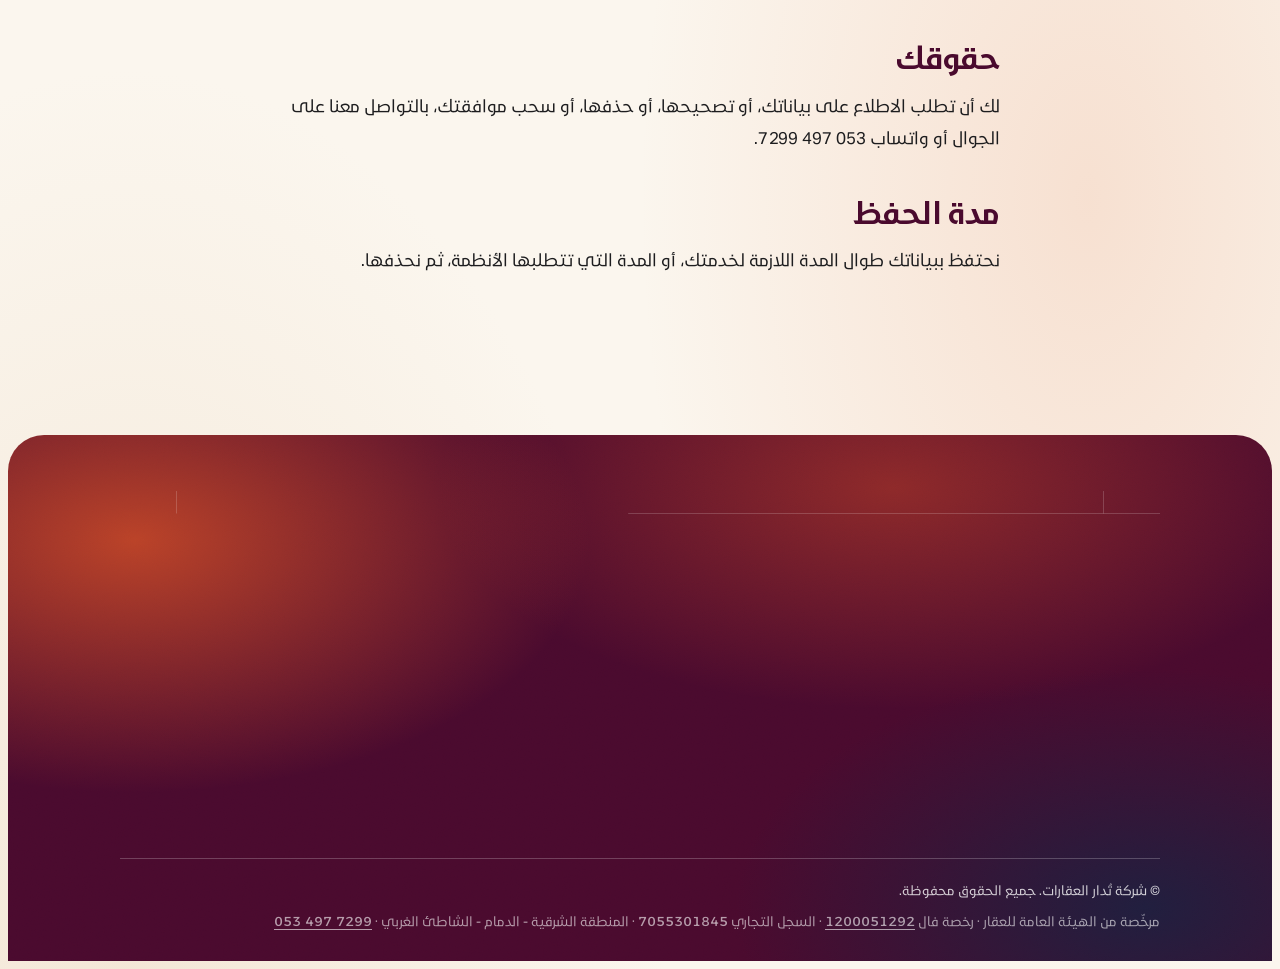
<file: privacy.html>
<!doctype html>
<html lang="ar" dir="rtl">
<head>
<meta charset="utf-8">
<meta name="robots" content="noindex,nofollow"><!-- نسخة المعاينة فقط: tools/make-production.mjs يحذف هذا السطر -->
<meta name="viewport" content="width=device-width,initial-scale=1,viewport-fit=cover">
<title>سياسة الخصوصية | تُدار العقارات</title>
<meta name="description" content="كيف تجمع شركة تُدار العقارات بياناتك وتستخدمها وتحميها وفق نظام حماية البيانات الشخصية في السعودية، وحقوقك في الاطلاع والتصحيح والحذف.">
<meta name="theme-color" content="#FFFFFF">
<link rel="canonical" href="https://tudar.sa/privacy">
<link rel="alternate" hreflang="ar-SA" href="https://tudar.sa/privacy">
<link rel="alternate" hreflang="x-default" href="https://tudar.sa/privacy">
<link rel="icon" href="favicon.svg" type="image/svg+xml">
<link rel="icon" href="favicon-32.png" sizes="32x32" type="image/png">
<link rel="apple-touch-icon" href="apple-touch-icon.png">
<meta property="og:type" content="website">
<meta property="og:locale" content="ar_SA">
<meta property="og:site_name" content="تُدار العقارات">
<meta property="og:title" content="سياسة الخصوصية | تُدار العقارات">
<meta property="og:description" content="كيف تجمع شركة تُدار العقارات بياناتك وتستخدمها وتحميها وفق نظام حماية البيانات الشخصية في السعودية، وحقوقك في الاطلاع والتصحيح والحذف.">
<meta property="og:url" content="https://tudar.sa/privacy">
<meta property="og:image" content="https://tudar.sa/og-image.jpg">
<meta property="og:image:width" content="1200">
<meta property="og:image:height" content="630">
<meta name="twitter:card" content="summary_large_image">
<link rel="preload" href="assets/fonts/Noor-Bold.woff2" as="font" type="font/woff2" crossorigin>
<link rel="preload" href="assets/fonts/Noor-Regular.woff2" as="font" type="font/woff2" crossorigin>
<!-- التنسيقات: كل ملف مسؤول عن جزء، والترتيب مهم (الأخير يغلب) -->
<link rel="stylesheet" href="assets/css/00-fonts.css">
<link rel="stylesheet" href="assets/css/01-base.css">
<link rel="stylesheet" href="assets/css/02-buttons-header.css">
<link rel="stylesheet" href="assets/css/03-sections.css">
<link rel="stylesheet" href="assets/css/04-management.css">
<link rel="stylesheet" href="assets/css/05-projects.css">
<link rel="stylesheet" href="assets/css/06-nav-hero.css">
<link rel="stylesheet" href="assets/css/07-motion-support.css">
<link rel="stylesheet" href="assets/css/08-brand-overrides.css">
<link rel="stylesheet" href="assets/css/09-glass-cover.css">
<link rel="stylesheet" href="assets/css/10-performance.css">
<link rel="stylesheet" href="assets/css/11-next-page.css">
<link rel="stylesheet" href="assets/css/12-calculator.css">
<link rel="stylesheet" href="assets/css/13-cover-headline.css">
<link rel="stylesheet" href="assets/css/14-refresh.css">
<link rel="stylesheet" href="assets/css/15-seo-pages.css">
<!-- Google Tag Manager (GTM-K3HG7TJR). لتغيير الحاوية: استبدل المعرّف هنا وفي الجزء noscript أعلى <body>.
     كل أكواد القياس والبكسلات (GA4 وMeta وTikTok وSnap وX) تُضاف من داخل GTM، ولا تعمل قبل موافقة الزائر. -->
<script>
window.dataLayer=window.dataLayer||[];function gtag(){dataLayer.push(arguments)}
gtag("consent","default",{ad_storage:"denied",ad_user_data:"denied",ad_personalization:"denied",analytics_storage:"denied",wait_for_update:500});
try{if(localStorage.getItem("tdr_consent")==="granted"){gtag("consent","update",{ad_storage:"granted",ad_user_data:"granted",ad_personalization:"granted",analytics_storage:"granted"});dataLayer.push({event:"consent_granted"})}}catch(e){}
(function(w,d,s,l,i){if(/^\{\{/.test(i))return;w[l].push({"gtm.start":new Date().getTime(),event:"gtm.js"});var f=d.getElementsByTagName(s)[0],j=d.createElement(s);j.async=true;j.src="https://www.googletagmanager.com/gtm.js?id="+i;f.parentNode.insertBefore(j,f)})(window,document,"script","dataLayer","GTM-K3HG7TJR");
</script>
<!-- End Google Tag Manager -->
<script type="application/ld+json">{"@context":"https://schema.org","@type":"RealEstateAgent","@id":"https://tudar.sa/#organization","name":"تُدار العقارات","alternateName":["تدار العقارات","شركة تُدار العقارات","Tudar Real Estate","TUDAR"],"url":"https://tudar.sa/","logo":"https://tudar.sa/icon-512.png","image":"https://tudar.sa/og-image.jpg","slogan":"نُدير لك أملاكك، ونسوّق لك عقارك","description":"تُدار العقارات شركة إدارة أملاك وتسويق عقاري مرخّصة من الهيئة العامة للعقار (رخصة فال 1200051292)، تخدم ملّاك العقارات في الدمام والخبر والظهران وبقية المنطقة الشرقية.","telephone":"+966534977299","identifier":{"@type":"PropertyValue","name":"رخصة فال","value":"1200051292","url":"https://aqari.rega.gov.sa/Inquires/Brokerage/Details/1200051292"},"address":{"@type":"PostalAddress","streetAddress":"حي الشاطئ الغربي","addressLocality":"الدمام","addressRegion":"المنطقة الشرقية","addressCountry":"SA"},"areaServed":[{"@type":"City","name":"الدمام"},{"@type":"City","name":"الخبر"},{"@type":"City","name":"الظهران"},{"@type":"City","name":"القطيف"},{"@type":"City","name":"الجبيل"},{"@type":"City","name":"الأحساء"},{"@type":"City","name":"رأس تنورة"}],"openingHours":"Su-Th 09:00-17:00","openingHoursSpecification":{"@type":"OpeningHoursSpecification","dayOfWeek":["Sunday","Monday","Tuesday","Wednesday","Thursday"],"opens":"09:00","closes":"17:00"},"contactPoint":{"@type":"ContactPoint","telephone":"+966534977299","contactType":"customer service","availableLanguage":["ar"],"hoursAvailable":{"@type":"OpeningHoursSpecification","dayOfWeek":["Sunday","Monday","Tuesday","Wednesday","Thursday"],"opens":"09:00","closes":"21:00"}},"sameAs":["https://www.instagram.com/tudar_sa","https://www.tiktok.com/@tudar.sa","https://x.com/tudar_sa"]}</script>
<script type="application/ld+json">{"@context":"https://schema.org","@type":"BreadcrumbList","itemListElement":[{"@type":"ListItem","position":1,"name":"الرئيسية","item":"https://tudar.sa/"},{"@type":"ListItem","position":2,"name":"سياسة الخصوصية","item":"https://tudar.sa/privacy"}]}</script>
</head>
<body data-page="privacy">
<!-- Google Tag Manager (noscript) -->
<noscript><iframe src="https://www.googletagmanager.com/ns.html?id=GTM-K3HG7TJR" height="0" width="0" style="display:none;visibility:hidden"></iframe></noscript>
<!-- End Google Tag Manager (noscript) -->
<header class="top">
  <div class="wrap">
    <nav class="nav" aria-label="القائمة الرئيسية">
      <a class="brand" href="./" aria-label="تُدار العقارات، الرئيسية"><span data-logo="primary"></span></a>
      <div class="links">
        <a href="./">الرئيسية</a>
        <a href="property-management">إدارة الأملاك</a>
        <a href="real-estate-marketing">التسويق العقاري</a>
        <a href="projects">مشاريعنا</a>
        <a href="about">من نحن</a>
        <a href="contact">تواصل معنا</a>
      </div>
      <a class="btn btn-o" href="free-inspection">أخبرنا عن عقارك</a>
      <button class="menu-t" id="menuT" aria-label="القائمة" aria-controls="mobileNav" aria-expanded="false"><span class="ml m1"></span><span class="ml m2"></span></button>
    </nav>
    <div class="mobile" id="mobileNav">
      <a href="./">الرئيسية</a>
      <a href="property-management">إدارة الأملاك</a>
      <a href="real-estate-marketing">التسويق العقاري</a>
      <a href="projects">مشاريعنا</a>
      <a href="calculator">الحاسبة</a>
      <a href="about">من نحن</a>
      <a href="free-inspection">افحص عمارتك مجانًا</a>
      <a href="contact">تواصل معنا</a>
    </div>
  </div>
</header>

<main id="app"><div class="page">
<section class="phead"><div class="wrap"><nav class="crumb" aria-label="مسار الصفحة"><a href="./">الرئيسية</a> / سياسة الخصوصية</nav><h1>سياسة الخصوصية</h1><p>كيف تجمع شركة تُدار العقارات بياناتك وتستخدمها وتحميها، وفق نظام حماية البيانات الشخصية في المملكة العربية السعودية. آخر تحديث: نوفمبر 2026.</p></div></section>
<section><div class="wrap prose">
  <h2>من نحن</h2>
  <p>شركة تُدار العقارات، شركة إدارة أملاك وتسويق عقاري في المنطقة الشرقية. رخصة فال 1200051292، السجل التجاري 7055301845، العنوان: المنطقة الشرقية - الدمام - الشاطئ الغربي. للتواصل بخصوص بياناتك: الجوال وواتساب 053 497 7299.</p>
  <h2>البيانات التي نجمعها</h2>
  <ul>
    <li>ما تكتبه بنفسك في نماذج الموقع: الاسم، ورقم الجوال، ونوع الطلب، وبيانات العقار، والملاحظات.</li>
    <li>مصدر زيارتك إن وصلت من رابط إعلان أو حساب لنا (مثل utm_source)، لنعرف من أين وصل كل طلب.</li>
    <li>بعد موافقتك فقط: ملفات تعريف الارتباط وأدوات القياس والإعلانات (مثل Google وMeta وTikTok وSnap وX) لقياس الزيارات وتحسين الإعلانات.</li>
  </ul>
  <h2>لماذا نستخدمها</h2>
  <ul>
    <li>للتواصل معك بخصوص طلبك أو عقارك.</li>
    <li>لمعرفة القنوات التي يصل منها العملاء، وتحسين الموقع والإعلانات بعد موافقتك.</li>
  </ul>
  <h2>مع من نشاركها</h2>
  <p>لا نبيع بياناتك. نستخدم مزوّدي خدمات لتشغيل الموقع وحفظ الطلبات وقياس الزيارات، ولا يحصلون إلا على ما يلزم لهذه الخدمة. وإذا اخترت التواصل على واتساب، تنتقل رسالتك عبر واتساب.</p>
  <h2>ملفات تعريف الارتباط</h2>
  <p>أدوات القياس والإعلانات لا تعمل إلا بعد ضغطك «موافق» في شريط ملفات تعريف الارتباط. ويمكنك تغيير اختيارك في أي وقت بمسح بيانات الموقع من متصفحك.</p>
  <h2>حقوقك</h2>
  <p>لك أن تطلب الاطلاع على بياناتك، أو تصحيحها، أو حذفها، أو سحب موافقتك، بالتواصل معنا على الجوال أو واتساب 053 497 7299.</p>
  <h2>مدة الحفظ</h2>
  <p>نحتفظ ببياناتك طوال المدة اللازمة لخدمتك، أو المدة التي تتطلبها الأنظمة، ثم نحذفها.</p>
</div></section>
</div></main>

<!-- زر واتساب العائم: الرقم في href، والرسالة المكتوبة مسبقًا بعد text= -->
<a class="wa-fab" data-waq href="https://wa.me/966534977299?text=%D8%A7%D9%84%D8%B3%D9%84%D8%A7%D9%85%20%D8%B9%D9%84%D9%8A%D9%83%D9%85%D8%8C%20%D8%A3%D8%B1%D8%BA%D8%A8%20%D9%81%D9%8A%20%D8%A7%D9%84%D8%A7%D8%B3%D8%AA%D9%81%D8%B3%D8%A7%D8%B1%20%D8%B9%D9%86%20%D8%AE%D8%AF%D9%85%D8%A7%D8%AA%20%D8%AA%D9%8F%D8%AF%D8%A7%D8%B1" target="_blank" rel="noopener" aria-label="راسلنا على واتساب"><svg viewBox="0 0 24 24" width="26" height="26" aria-hidden="true"><path fill="currentColor" d="M12.04 2C6.58 2 2.13 6.45 2.13 11.91c0 1.75.46 3.45 1.32 4.95L2.05 22l5.25-1.38a9.9 9.9 0 0 0 4.74 1.21h.01c5.46 0 9.9-4.45 9.9-9.91 0-2.65-1.03-5.14-2.9-7.01A9.82 9.82 0 0 0 12.04 2Zm5.8 14.06c-.24.68-1.42 1.3-1.95 1.35-.5.05-.97.23-3.27-.68-2.77-1.09-4.52-3.92-4.66-4.1-.13-.18-1.11-1.48-1.11-2.82 0-1.34.7-2 .95-2.27.25-.27.54-.34.72-.34h.52c.17 0 .39-.06.61.47.24.55.79 1.9.86 2.04.07.14.11.3.02.48-.09.18-.14.3-.27.46l-.41.48c-.14.14-.28.29-.12.56.16.27.71 1.17 1.53 1.9 1.05.94 1.94 1.23 2.21 1.37.27.14.43.11.59-.07.16-.18.68-.79.86-1.06.18-.27.36-.23.61-.14.25.09 1.58.75 1.85.88.27.14.45.2.52.32.07.11.07.66-.17 1.33Z"/></svg><span>واتساب</span></a>

<footer>
  <div class="wrap">
    <div class="f-lines" aria-hidden="true"><i class="fl1"></i><i class="fl2"></i><i class="fl3"></i><svg class="star" viewBox="0 0 24 24" aria-hidden="true"><path d="M12 0C12.9 7.2 16.8 11.1 24 12C16.8 12.9 12.9 16.8 12 24C11.1 16.8 7.2 12.9 0 12C7.2 11.1 11.1 7.2 12 0Z"/></svg></div>
    <div class="foot-mask"><div class="foot">
      <div style="display:grid;gap:16px;align-content:start">
        <span data-logo="rev" style="width:96px;display:block"></span>
        <p style="opacity:.7;font-size:15px;max-width:300px">نُدير لك أملاكك، ونسوّق لك عقارك. إدارة أملاك وتسويق عقاري في المنطقة الشرقية.</p>
      </div>
      <div><h4>خدماتنا</h4><a href="property-management">إدارة الأملاك في الشرقية</a><a href="real-estate-marketing">التسويق العقاري</a><a href="free-inspection">افحص عمارتك مجانًا</a><a href="calculator">حاسبة كم يوصلك فعليًا</a></div>
      <div><h4>الشركة</h4><a href="about">من نحن</a><a href="projects">عقارات للبيع والإيجار</a><a href="contact">تواصل معنا</a><a href="privacy">سياسة الخصوصية</a></div>
      <div><h4>تواصل</h4><a href="tel:+966534977299" class="en"><bdi dir="ltr">053 497 7299</bdi></a><a href="https://wa.me/966534977299" data-waq target="_blank" rel="noopener">واتساب</a><a href="https://www.instagram.com/tudar_sa" target="_blank" rel="noopener">إنستقرام <bdi class="en" dir="ltr">@tudar_sa</bdi></a><a href="https://www.tiktok.com/@tudar.sa" target="_blank" rel="noopener">تيك توك <bdi class="en" dir="ltr">@tudar.sa</bdi></a><a href="https://x.com/tudar_sa" target="_blank" rel="noopener">إكس <bdi class="en" dir="ltr">@tudar_sa</bdi></a></div>
    </div></div>
    <div class="foot-b"><span>© شركة تُدار العقارات. جميع الحقوق محفوظة.</span><span class="lic">مرخّصة من الهيئة العامة للعقار · رخصة فال <a href="https://aqari.rega.gov.sa/Inquires/Brokerage/Details/1200051292" target="_blank" rel="noopener" title="تحقق من الرخصة على موقع الهيئة"><bdi class="en" dir="ltr">1200051292</bdi></a> · السجل التجاري <bdi class="en" dir="ltr">7055301845</bdi> · المنطقة الشرقية - الدمام - الشاطئ الغربي · <a href="tel:+966534977299"><bdi class="en" dir="ltr">053 497 7299</bdi></a></span></div>
  </div>
</footer>

<!-- مكتبات الحركة (محلية) -->
<script src="assets/vendor/motion.js" defer></script>
<!-- كود الموقع: الترتيب مهم -->
<script src="assets/js/core/tracking.js" defer></script>
<script src="assets/js/core/brand.js" defer></script>
<script src="assets/js/core/leads.js" defer></script>
<script src="assets/js/core/facade.js" defer></script>
<script src="data/listings.js?v=mx0nb9r6" defer></script>
<script src="assets/js/data/live-listings.js" defer></script>
<script src="assets/js/data/images.js" defer></script>
<script src="assets/js/data/projects.js" defer></script>
<script src="assets/js/components/project-card.js" defer></script>
<script src="assets/js/components/partners.js" defer></script>
<script src="assets/js/animations/fx.js" defer></script>
<script src="assets/js/animations/scroll-scenes.js" defer></script>
<script src="assets/js/components/cards.js" defer></script>
<script src="assets/js/router.js" defer></script>
<script src="assets/js/components/ui.js" defer></script>
<script src="assets/js/components/calculator.js" defer></script>
<script src="assets/js/components/brief-form.js" defer></script>
<script src="assets/js/core/consent.js" defer></script>
<script src="assets/js/main.js" defer></script>
</body>
</html>
</file>
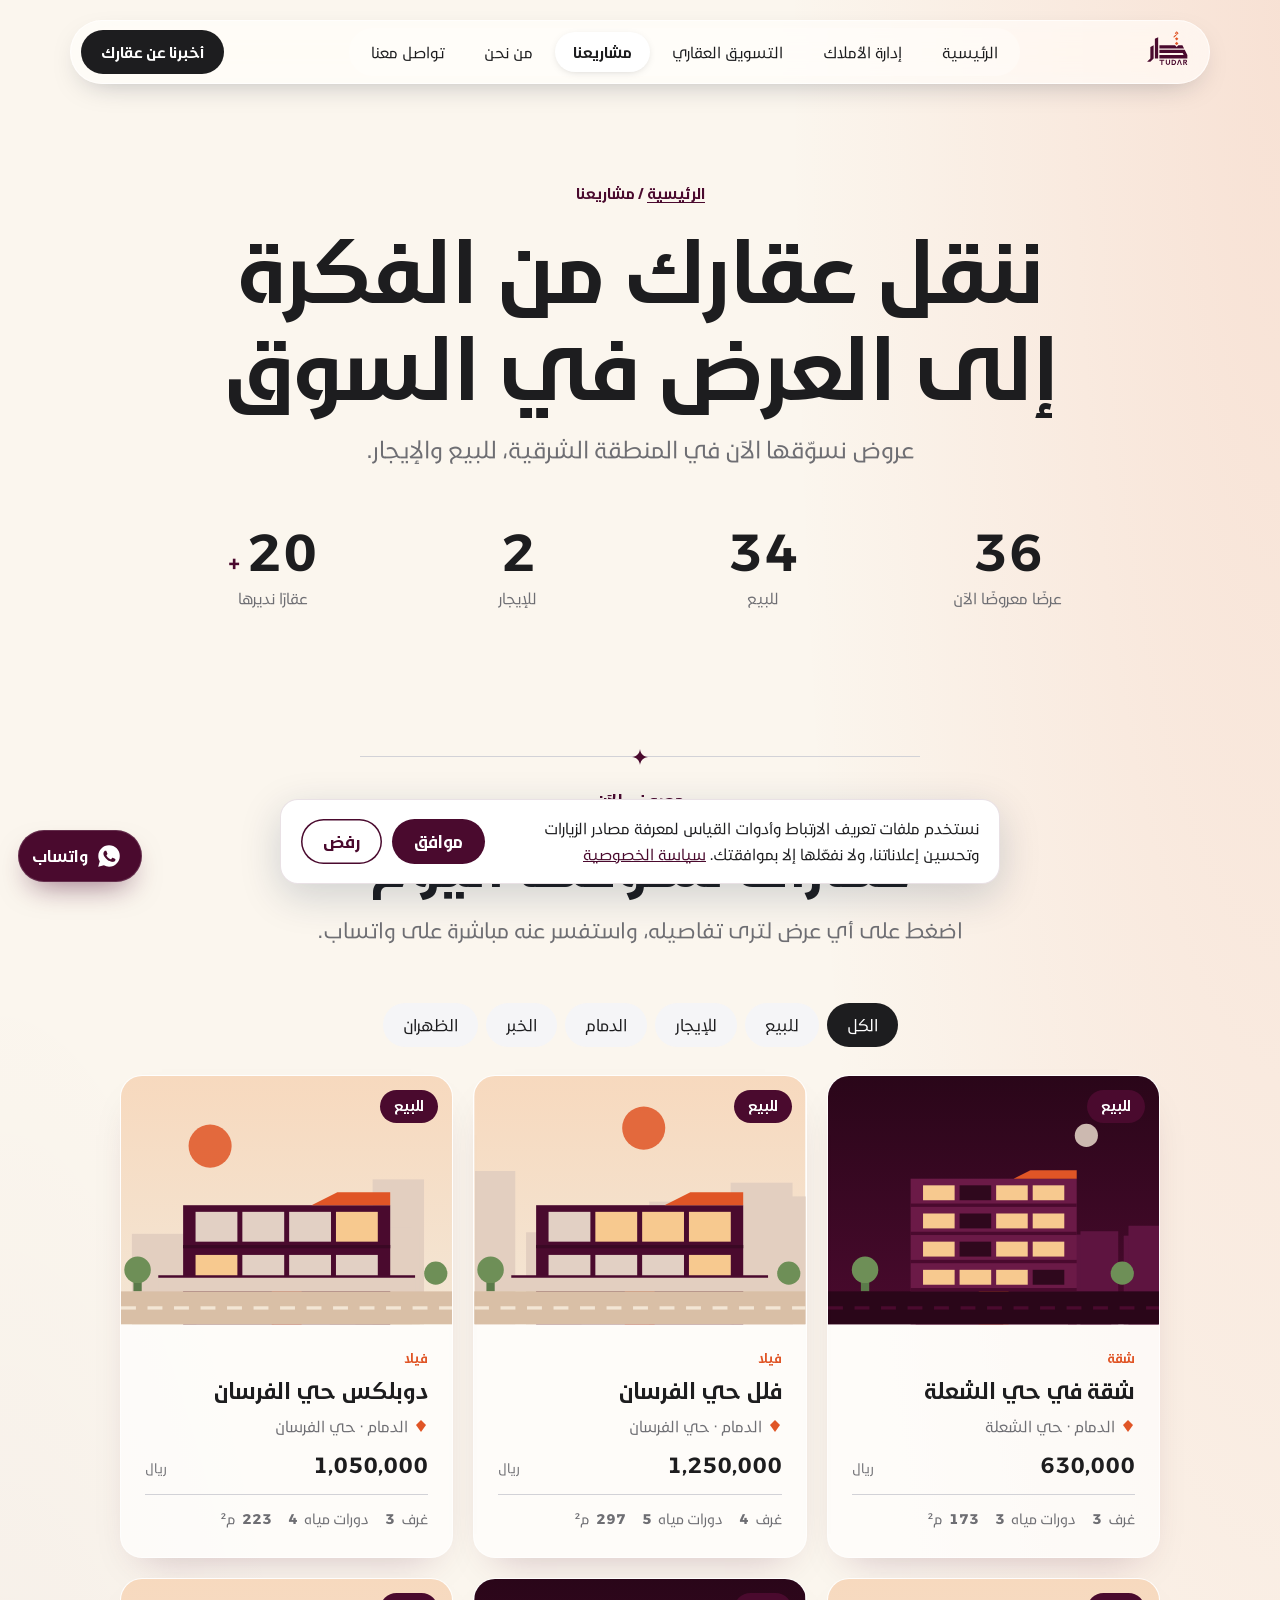
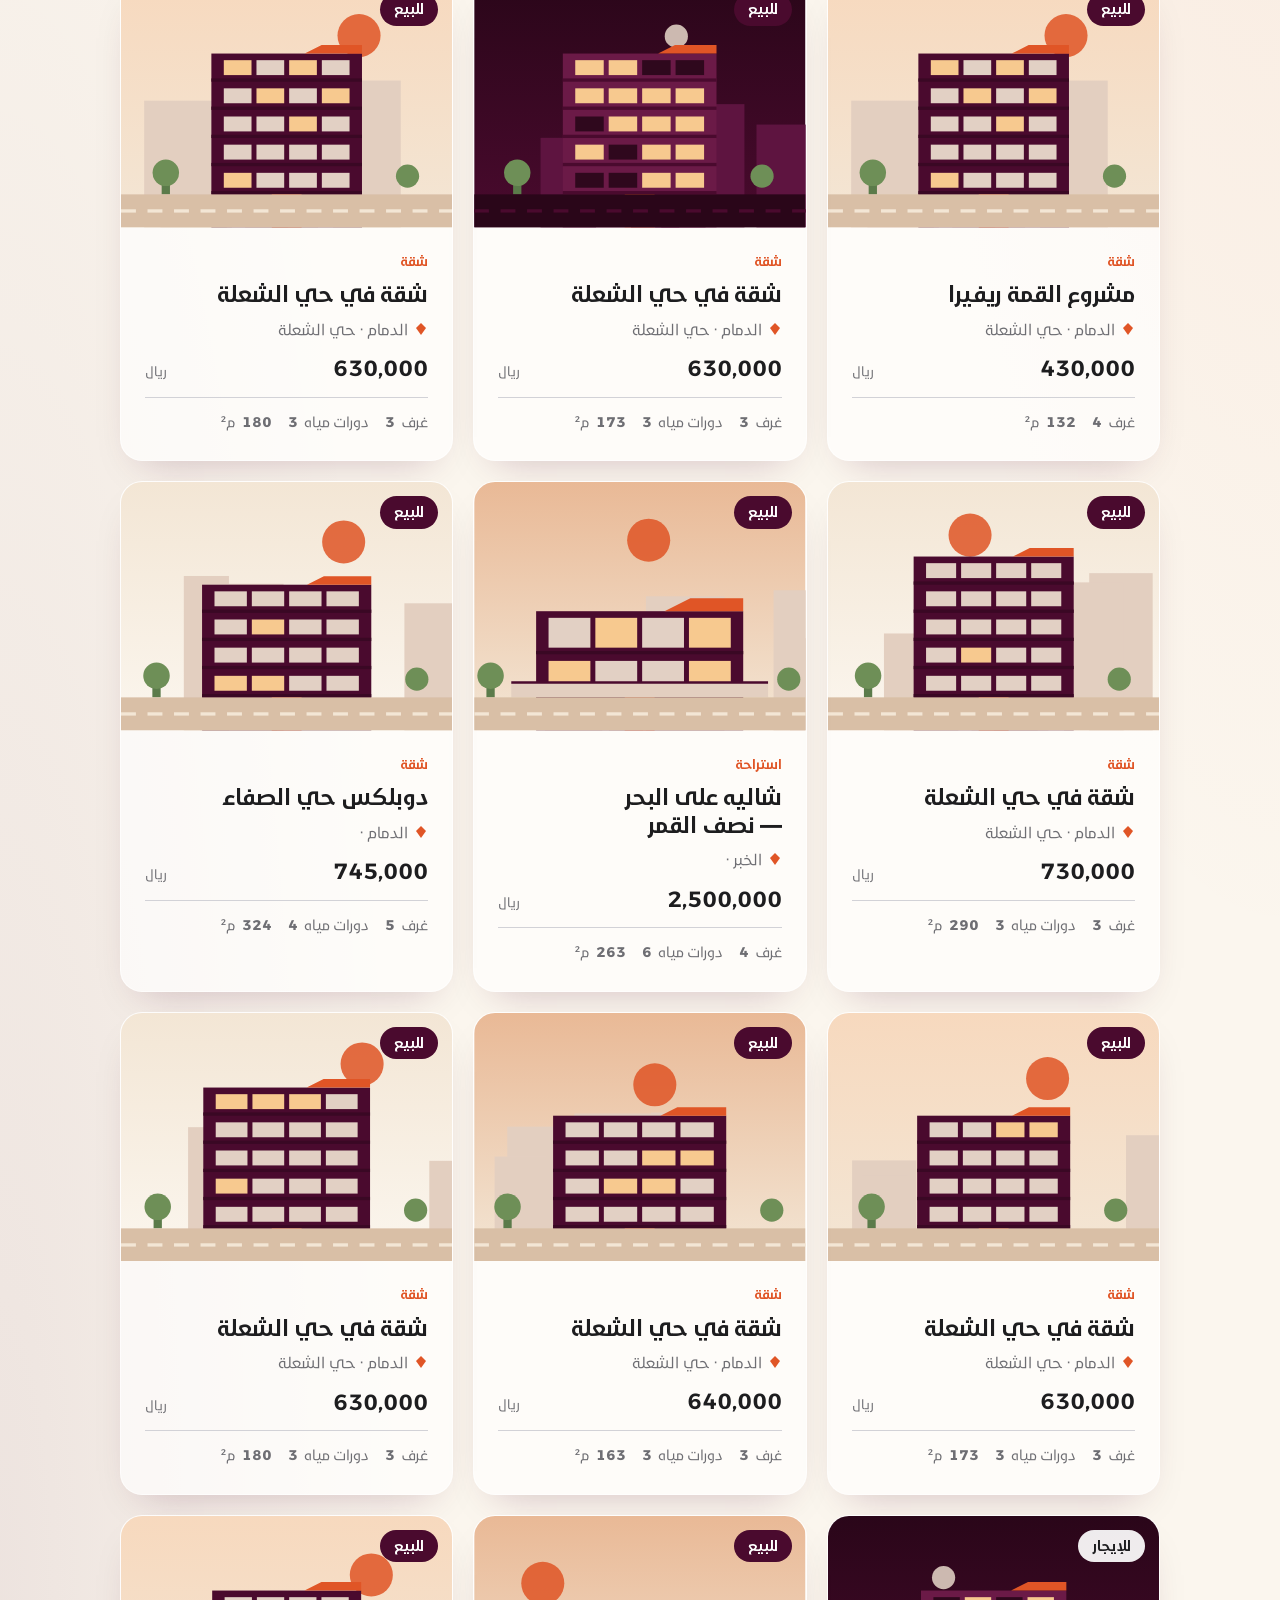
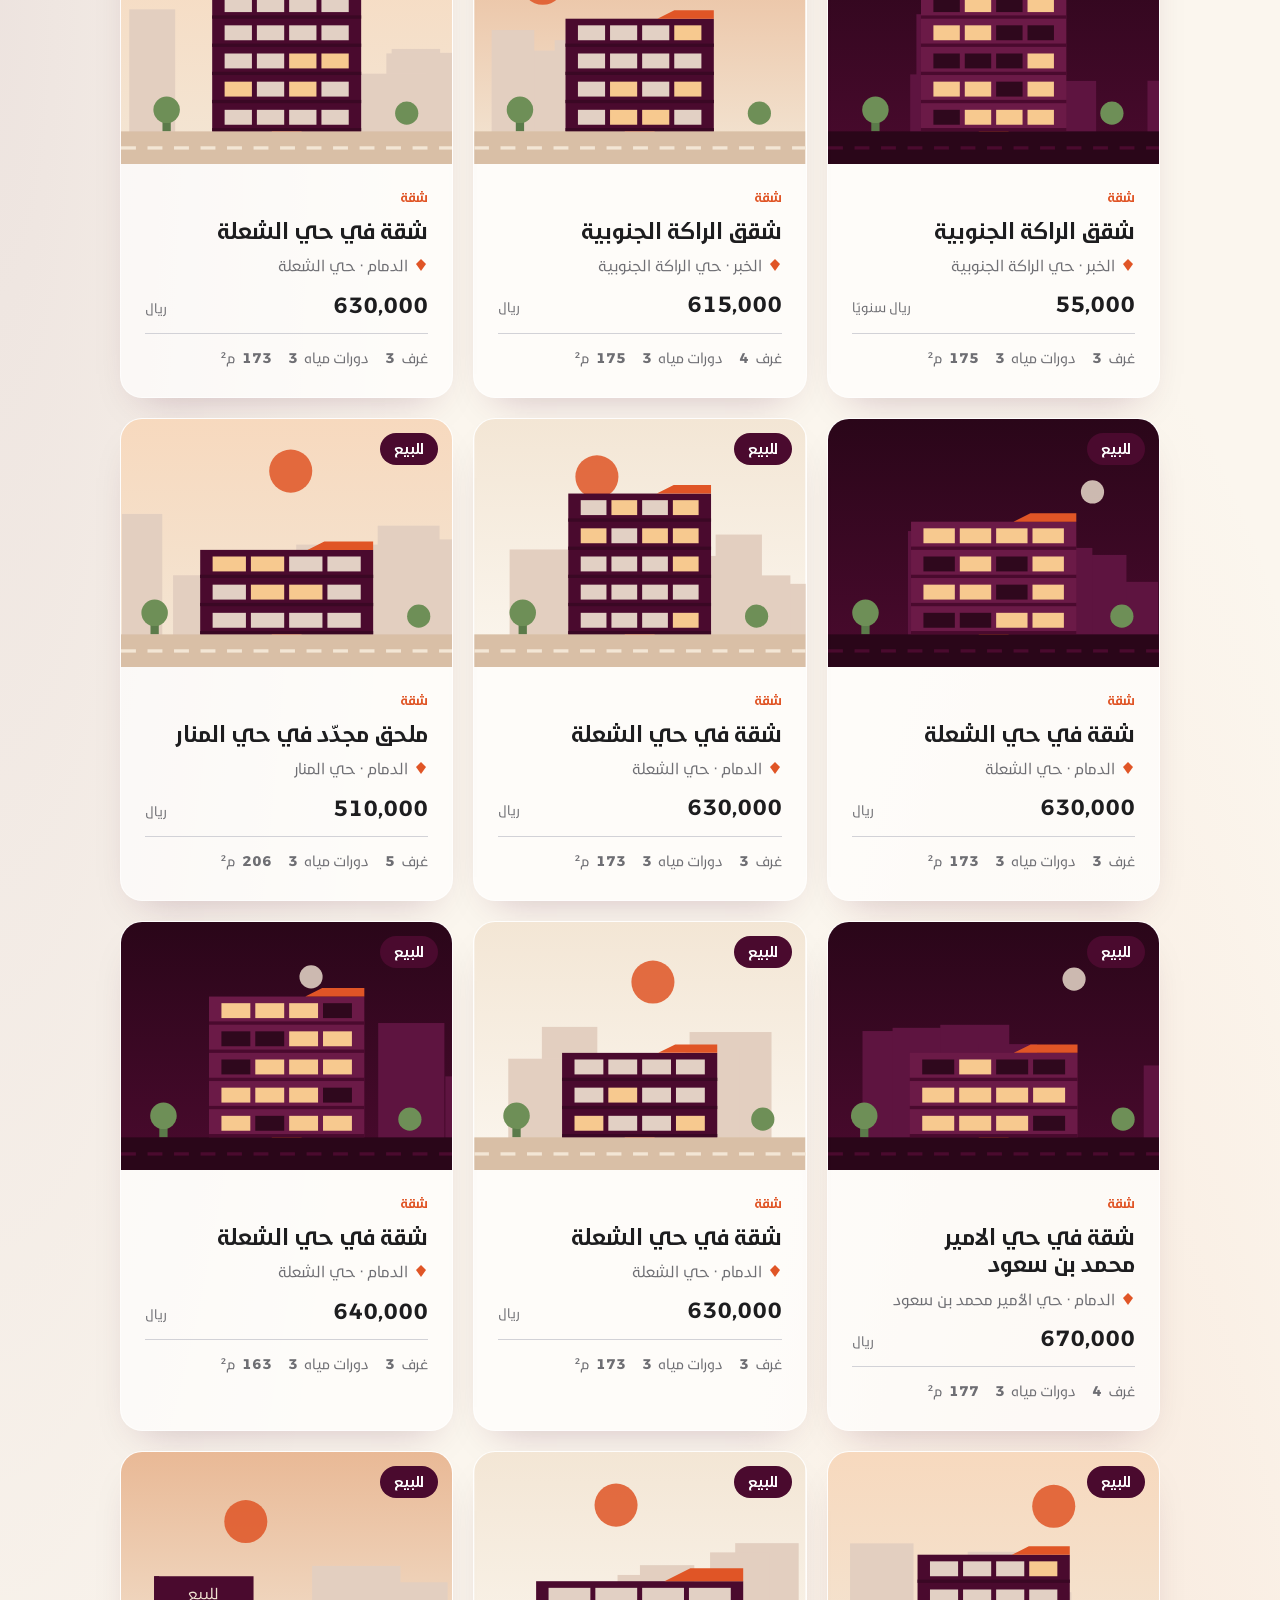
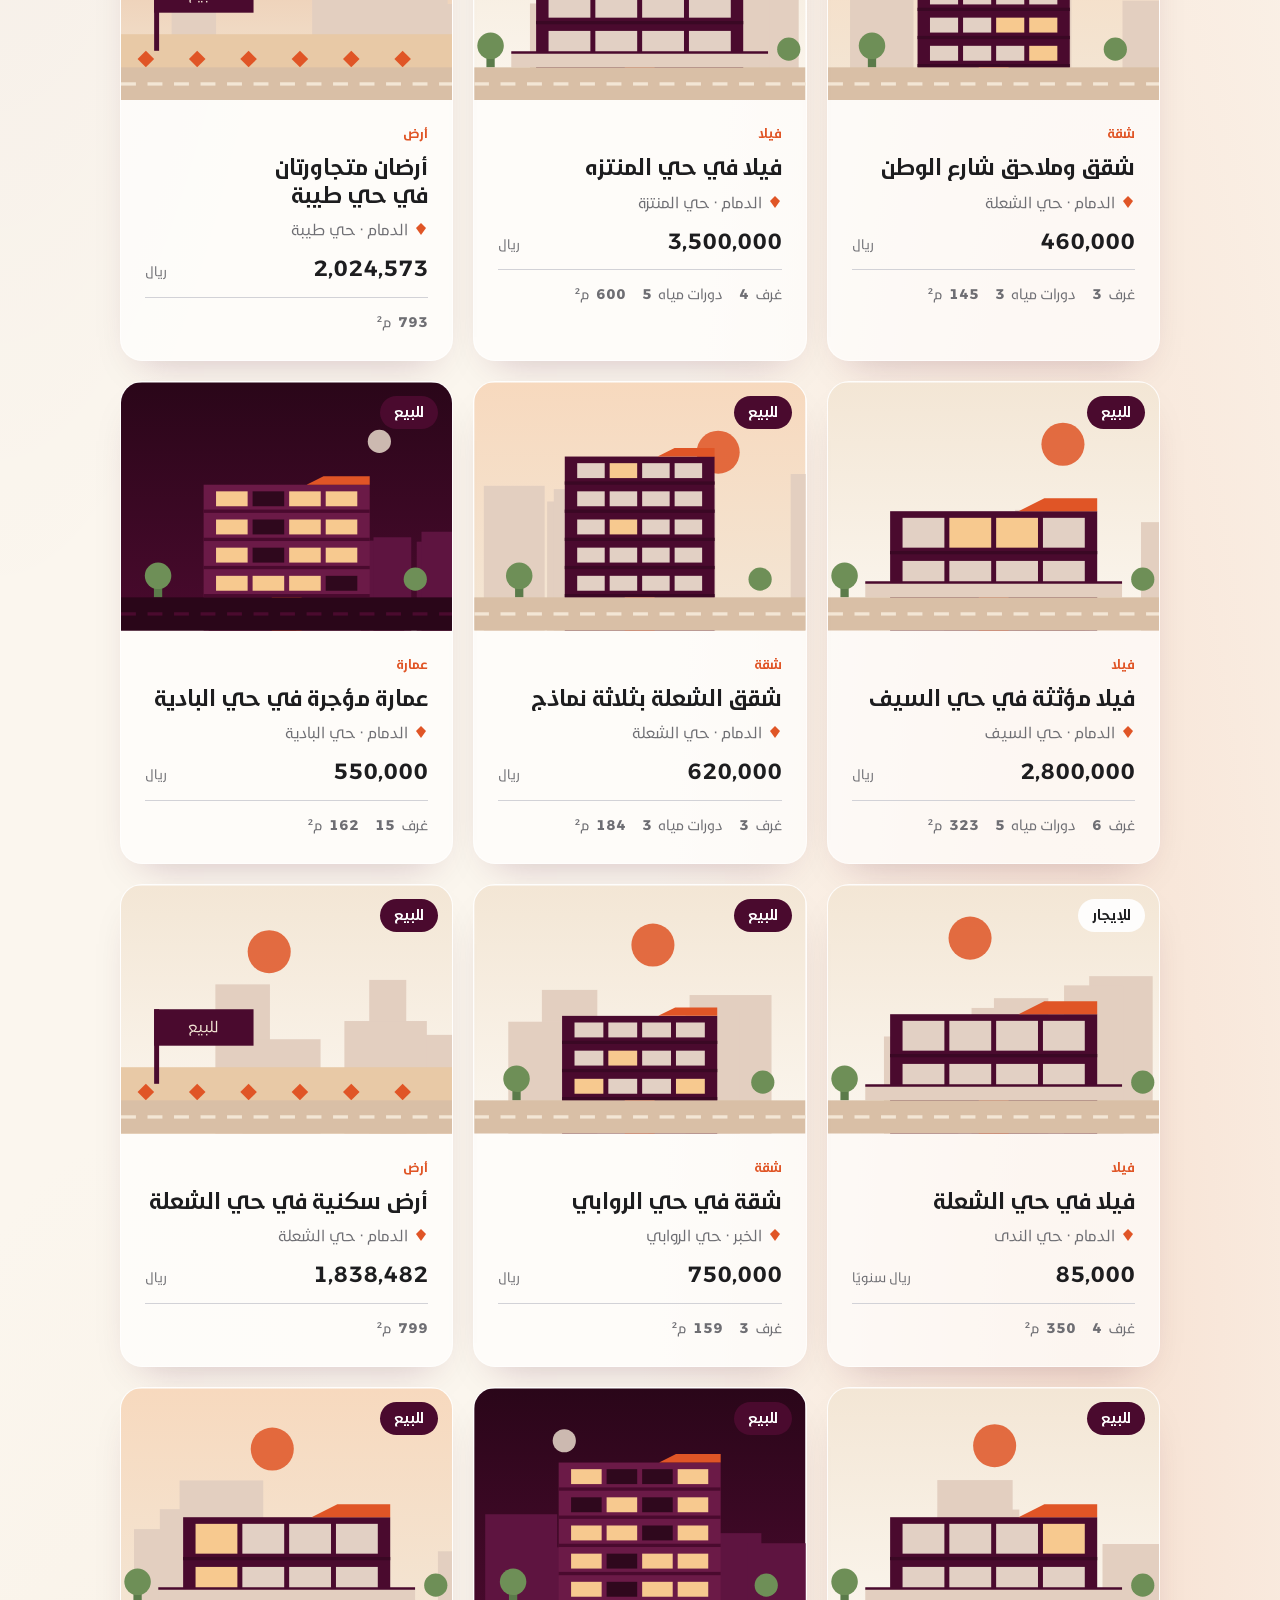
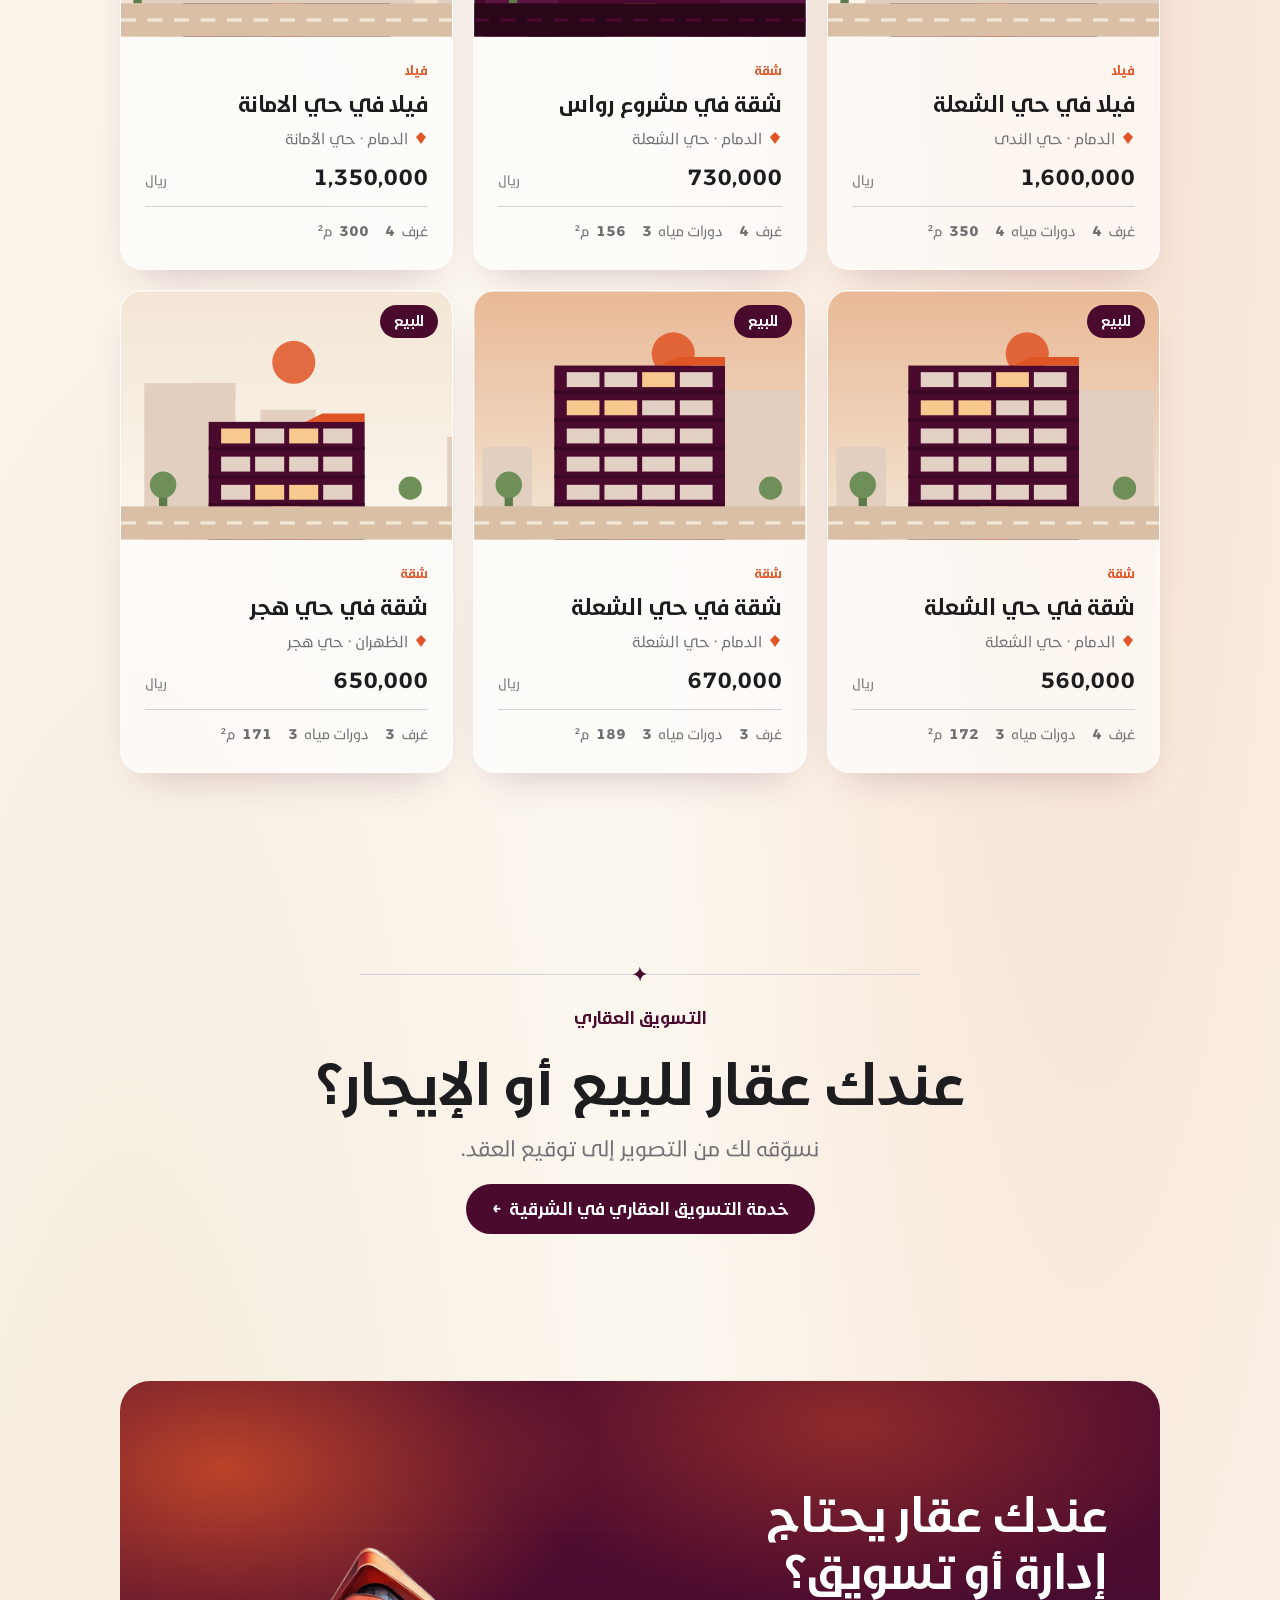
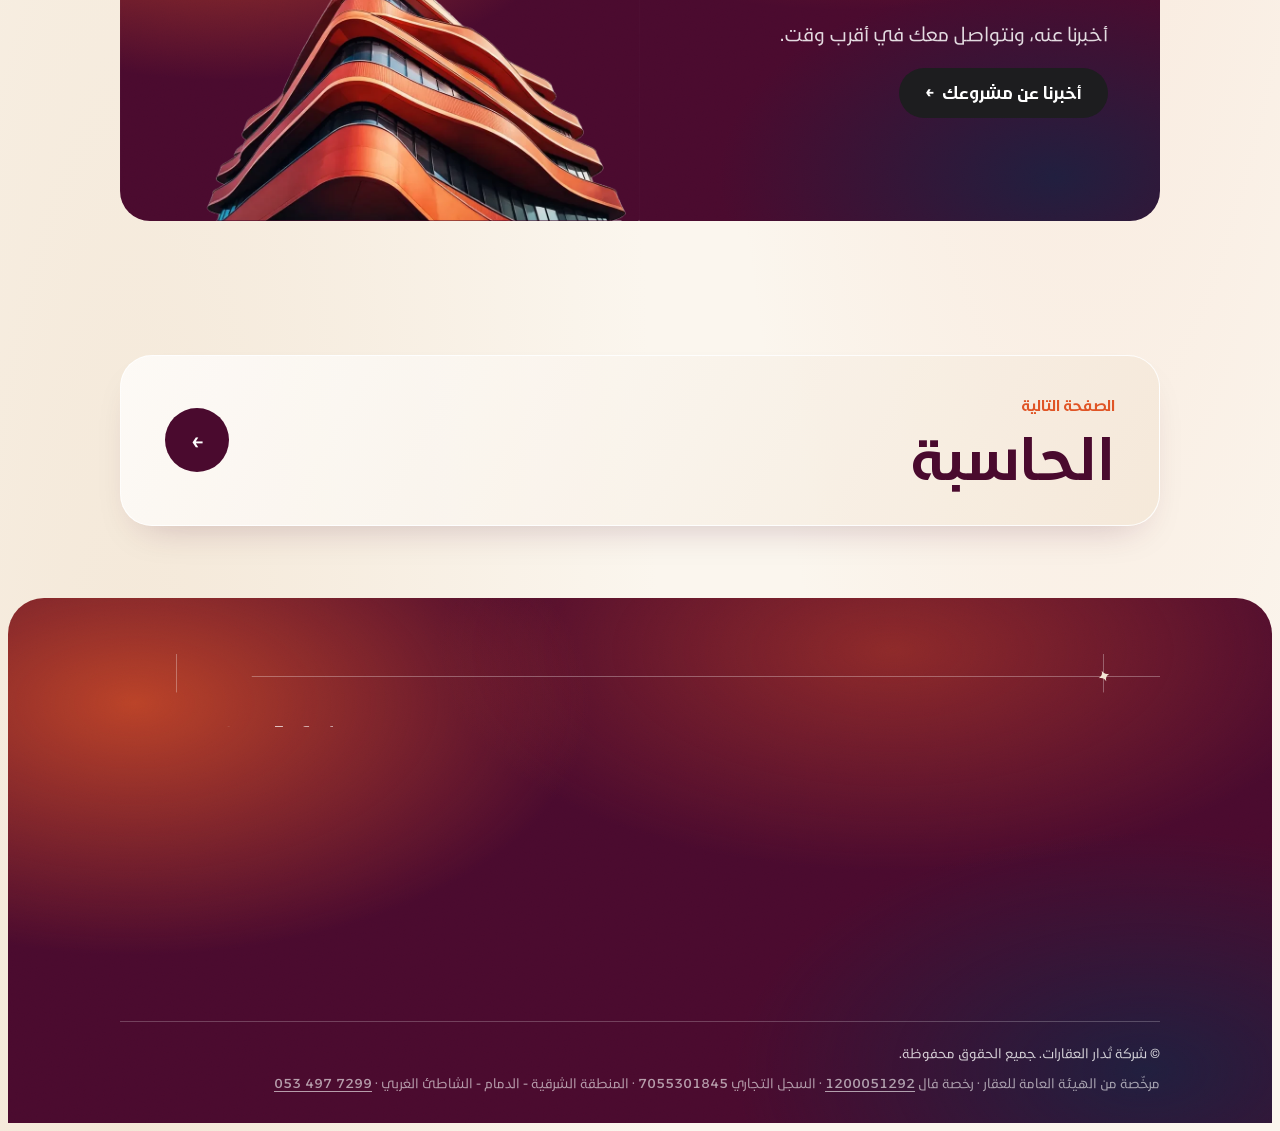
<file: projects.html>
<!doctype html>
<html lang="ar" dir="rtl">
<head>
<meta charset="utf-8">
<meta name="robots" content="noindex,nofollow"><!-- نسخة المعاينة فقط: tools/make-production.mjs يحذف هذا السطر -->
<meta name="viewport" content="width=device-width,initial-scale=1,viewport-fit=cover">
<title>عقارات للبيع والإيجار في الدمام والخبر | تُدار العقارات</title>
<meta name="description" content="شقق وفلل وأراضٍ للبيع والإيجار في المنطقة الشرقية تسوّقها تُدار العقارات، بأسعارها ومساحاتها، وتتحدث تلقائيًا من تطبيق عقار.">
<meta name="theme-color" content="#FFFFFF">
<link rel="canonical" href="https://tudar.sa/projects">
<link rel="alternate" hreflang="ar-SA" href="https://tudar.sa/projects">
<link rel="alternate" hreflang="x-default" href="https://tudar.sa/projects">
<link rel="icon" href="favicon.svg" type="image/svg+xml">
<link rel="icon" href="favicon-32.png" sizes="32x32" type="image/png">
<link rel="apple-touch-icon" href="apple-touch-icon.png">
<meta property="og:type" content="website">
<meta property="og:locale" content="ar_SA">
<meta property="og:site_name" content="تُدار العقارات">
<meta property="og:title" content="عقارات للبيع والإيجار في الدمام والخبر | تُدار العقارات">
<meta property="og:description" content="شقق وفلل وأراضٍ للبيع والإيجار في المنطقة الشرقية تسوّقها تُدار العقارات، بأسعارها ومساحاتها، وتتحدث تلقائيًا من تطبيق عقار.">
<meta property="og:url" content="https://tudar.sa/projects">
<meta property="og:image" content="https://tudar.sa/og-image.jpg">
<meta property="og:image:width" content="1200">
<meta property="og:image:height" content="630">
<meta name="twitter:card" content="summary_large_image">
<link rel="preload" href="assets/fonts/Noor-Bold.woff2" as="font" type="font/woff2" crossorigin>
<link rel="preload" href="assets/fonts/Noor-Regular.woff2" as="font" type="font/woff2" crossorigin>
<!-- التنسيقات: كل ملف مسؤول عن جزء، والترتيب مهم (الأخير يغلب) -->
<link rel="stylesheet" href="assets/css/00-fonts.css">
<link rel="stylesheet" href="assets/css/01-base.css">
<link rel="stylesheet" href="assets/css/02-buttons-header.css">
<link rel="stylesheet" href="assets/css/03-sections.css">
<link rel="stylesheet" href="assets/css/04-management.css">
<link rel="stylesheet" href="assets/css/05-projects.css">
<link rel="stylesheet" href="assets/css/06-nav-hero.css">
<link rel="stylesheet" href="assets/css/07-motion-support.css">
<link rel="stylesheet" href="assets/css/08-brand-overrides.css">
<link rel="stylesheet" href="assets/css/09-glass-cover.css">
<link rel="stylesheet" href="assets/css/10-performance.css">
<link rel="stylesheet" href="assets/css/11-next-page.css">
<link rel="stylesheet" href="assets/css/12-calculator.css">
<link rel="stylesheet" href="assets/css/13-cover-headline.css">
<link rel="stylesheet" href="assets/css/14-refresh.css">
<link rel="stylesheet" href="assets/css/15-seo-pages.css">
<!-- Google Tag Manager (GTM-K3HG7TJR). لتغيير الحاوية: استبدل المعرّف هنا وفي الجزء noscript أعلى <body>.
     كل أكواد القياس والبكسلات (GA4 وMeta وTikTok وSnap وX) تُضاف من داخل GTM، ولا تعمل قبل موافقة الزائر. -->
<script>
window.dataLayer=window.dataLayer||[];function gtag(){dataLayer.push(arguments)}
gtag("consent","default",{ad_storage:"denied",ad_user_data:"denied",ad_personalization:"denied",analytics_storage:"denied",wait_for_update:500});
try{if(localStorage.getItem("tdr_consent")==="granted"){gtag("consent","update",{ad_storage:"granted",ad_user_data:"granted",ad_personalization:"granted",analytics_storage:"granted"});dataLayer.push({event:"consent_granted"})}}catch(e){}
(function(w,d,s,l,i){if(/^\{\{/.test(i))return;w[l].push({"gtm.start":new Date().getTime(),event:"gtm.js"});var f=d.getElementsByTagName(s)[0],j=d.createElement(s);j.async=true;j.src="https://www.googletagmanager.com/gtm.js?id="+i;f.parentNode.insertBefore(j,f)})(window,document,"script","dataLayer","GTM-K3HG7TJR");
</script>
<!-- End Google Tag Manager -->
<script type="application/ld+json">{"@context":"https://schema.org","@type":"RealEstateAgent","@id":"https://tudar.sa/#organization","name":"تُدار العقارات","alternateName":["تدار العقارات","شركة تُدار العقارات","Tudar Real Estate","TUDAR"],"url":"https://tudar.sa/","logo":"https://tudar.sa/icon-512.png","image":"https://tudar.sa/og-image.jpg","slogan":"نُدير لك أملاكك، ونسوّق لك عقارك","description":"تُدار العقارات شركة إدارة أملاك وتسويق عقاري مرخّصة من الهيئة العامة للعقار (رخصة فال 1200051292)، تخدم ملّاك العقارات في الدمام والخبر والظهران وبقية المنطقة الشرقية.","telephone":"+966534977299","identifier":{"@type":"PropertyValue","name":"رخصة فال","value":"1200051292","url":"https://aqari.rega.gov.sa/Inquires/Brokerage/Details/1200051292"},"address":{"@type":"PostalAddress","streetAddress":"حي الشاطئ الغربي","addressLocality":"الدمام","addressRegion":"المنطقة الشرقية","addressCountry":"SA"},"areaServed":[{"@type":"City","name":"الدمام"},{"@type":"City","name":"الخبر"},{"@type":"City","name":"الظهران"},{"@type":"City","name":"القطيف"},{"@type":"City","name":"الجبيل"},{"@type":"City","name":"الأحساء"},{"@type":"City","name":"رأس تنورة"}],"openingHours":"Su-Th 09:00-17:00","openingHoursSpecification":{"@type":"OpeningHoursSpecification","dayOfWeek":["Sunday","Monday","Tuesday","Wednesday","Thursday"],"opens":"09:00","closes":"17:00"},"contactPoint":{"@type":"ContactPoint","telephone":"+966534977299","contactType":"customer service","availableLanguage":["ar"],"hoursAvailable":{"@type":"OpeningHoursSpecification","dayOfWeek":["Sunday","Monday","Tuesday","Wednesday","Thursday"],"opens":"09:00","closes":"21:00"}},"sameAs":["https://www.instagram.com/tudar_sa","https://www.tiktok.com/@tudar.sa","https://x.com/tudar_sa"]}</script>
<script type="application/ld+json">{"@context":"https://schema.org","@type":"BreadcrumbList","itemListElement":[{"@type":"ListItem","position":1,"name":"الرئيسية","item":"https://tudar.sa/"},{"@type":"ListItem","position":2,"name":"مشاريعنا","item":"https://tudar.sa/projects"}]}</script>
<!--LISTINGS-LD--><script type="application/ld+json">{"@context":"https://schema.org","@type":"ItemList","name":"عقارات للبيع والإيجار تسوّقها تُدار العقارات","numberOfItems":36,"itemListElement":[{"@type":"ListItem","position":1,"item":{"@type":"RealEstateListing","name":"شقة في حي الشعلة","url":"https://sa.aqar.fm/ad/6956293","image":"https://images.aqar.fm/webp/750x0/props/002983062_1794222879284.jpg","description":"شقة للبيع في حي الشعلة، الدمام، المساحة 173 م²","offers":{"@type":"Offer","price":630000,"priceCurrency":"SAR","businessFunction":"http://purl.org/goodrelations/v1#Sell"}}},{"@type":"ListItem","position":2,"item":{"@type":"RealEstateListing","name":"فلل حي الفرسان","url":"https://sa.aqar.fm/ad/6775215","image":"https://images.aqar.fm/webp/750x0/props/002983061_1786957345962.jpg","description":"فيلا للبيع في حي الفرسان، الدمام، المساحة 297 م²","offers":{"@type":"Offer","price":1250000,"priceCurrency":"SAR","businessFunction":"http://purl.org/goodrelations/v1#Sell"}}},{"@type":"ListItem","position":3,"item":{"@type":"RealEstateListing","name":"دوبلكس حي الفرسان","url":"https://sa.aqar.fm/ad/6775187","image":"https://images.aqar.fm/webp/750x0/props/002983065_1786956761249.jpg","description":"فيلا للبيع في حي الفرسان، الدمام، المساحة 223 م²","offers":{"@type":"Offer","price":1050000,"priceCurrency":"SAR","businessFunction":"http://purl.org/goodrelations/v1#Sell"}}},{"@type":"ListItem","position":4,"item":{"@type":"RealEstateListing","name":"مشروع القمة ريفيرا","url":"https://sa.aqar.fm/ad/6928576","image":"https://images.aqar.fm/webp/750x0/props/002983067_1793512989693.jpg","description":"شقة للبيع في حي الشعلة، الدمام، المساحة 132 م²","offers":{"@type":"Offer","price":430000,"priceCurrency":"SAR","businessFunction":"http://purl.org/goodrelations/v1#Sell"}}},{"@type":"ListItem","position":5,"item":{"@type":"RealEstateListing","name":"شقة في حي الشعلة","url":"https://sa.aqar.fm/ad/6956410","image":"https://images.aqar.fm/webp/750x0/props/002983067_1794226371945.jpg","description":"شقة للبيع في حي الشعلة، الدمام، المساحة 173 م²","offers":{"@type":"Offer","price":630000,"priceCurrency":"SAR","businessFunction":"http://purl.org/goodrelations/v1#Sell"}}},{"@type":"ListItem","position":6,"item":{"@type":"RealEstateListing","name":"شقة في حي الشعلة","url":"https://sa.aqar.fm/ad/6956415","image":"https://images.aqar.fm/webp/750x0/props/002983068_1794226643359.jpg","description":"شقة للبيع في حي الشعلة، الدمام، المساحة 180 م²","offers":{"@type":"Offer","price":630000,"priceCurrency":"SAR","businessFunction":"http://purl.org/goodrelations/v1#Sell"}}},{"@type":"ListItem","position":7,"item":{"@type":"RealEstateListing","name":"شقة في حي الشعلة","url":"https://sa.aqar.fm/ad/6956260","image":"https://images.aqar.fm/webp/750x0/props/002983060_1794221803517.jpg","description":"شقة للبيع في حي الشعلة، الدمام، المساحة 290 م²","offers":{"@type":"Offer","price":730000,"priceCurrency":"SAR","businessFunction":"http://purl.org/goodrelations/v1#Sell"}}},{"@type":"ListItem","position":8,"item":{"@type":"RealEstateListing","name":"شاليه على البحر — نصف القمر","url":"https://sa.aqar.fm/ad/6790971","image":"https://images.aqar.fm/webp/750x0/props/002983062_1786601766820.jpg","description":"استراحة للبيع في ، الخبر، المساحة 263 م²","offers":{"@type":"Offer","price":2500000,"priceCurrency":"SAR","businessFunction":"http://purl.org/goodrelations/v1#Sell"}}},{"@type":"ListItem","position":9,"item":{"@type":"RealEstateListing","name":"دوبلكس حي الصفاء","url":"https://sa.aqar.fm/ad/6818257","image":"https://images.aqar.fm/webp/750x0/props/002983069_1786604404351.jpg","description":"شقة للبيع في ، الدمام، المساحة 324 م²","offers":{"@type":"Offer","price":745000,"priceCurrency":"SAR","businessFunction":"http://purl.org/goodrelations/v1#Sell"}}},{"@type":"ListItem","position":10,"item":{"@type":"RealEstateListing","name":"شقة في حي الشعلة","url":"https://sa.aqar.fm/ad/6956282","image":"https://images.aqar.fm/webp/750x0/props/002983060_1794222420203.jpg","description":"شقة للبيع في حي الشعلة، الدمام، المساحة 173 م²","offers":{"@type":"Offer","price":630000,"priceCurrency":"SAR","businessFunction":"http://purl.org/goodrelations/v1#Sell"}}},{"@type":"ListItem","position":11,"item":{"@type":"RealEstateListing","name":"شقة في حي الشعلة","url":"https://sa.aqar.fm/ad/6956271","image":"https://images.aqar.fm/webp/750x0/props/002983062_1794222200030.jpg","description":"شقة للبيع في حي الشعلة، الدمام، المساحة 163 م²","offers":{"@type":"Offer","price":640000,"priceCurrency":"SAR","businessFunction":"http://purl.org/goodrelations/v1#Sell"}}},{"@type":"ListItem","position":12,"item":{"@type":"RealEstateListing","name":"شقة في حي الشعلة","url":"https://sa.aqar.fm/ad/6956421","image":"https://images.aqar.fm/webp/750x0/props/002983065_1794226763363.jpg","description":"شقة للبيع في حي الشعلة، الدمام، المساحة 180 م²","offers":{"@type":"Offer","price":630000,"priceCurrency":"SAR","businessFunction":"http://purl.org/goodrelations/v1#Sell"}}},{"@type":"ListItem","position":13,"item":{"@type":"RealEstateListing","name":"شقق الراكة الجنوبية","url":"https://sa.aqar.fm/ad/6938716","image":"https://images.aqar.fm/webp/750x0/props/002983061_1793084586918.jpg","description":"شقة للإيجار في حي الراكة الجنوبية، الخبر، المساحة 175 م²","offers":{"@type":"Offer","price":55000,"priceCurrency":"SAR","businessFunction":"http://purl.org/goodrelations/v1#LeaseOut"}}},{"@type":"ListItem","position":14,"item":{"@type":"RealEstateListing","name":"شقق الراكة الجنوبية","url":"https://sa.aqar.fm/ad/6853685","image":"https://images.aqar.fm/webp/750x0/props/002983064_1788333976640.jpg","description":"شقة للبيع في حي الراكة الجنوبية، الخبر، المساحة 175 م²","offers":{"@type":"Offer","price":615000,"priceCurrency":"SAR","businessFunction":"http://purl.org/goodrelations/v1#Sell"}}},{"@type":"ListItem","position":15,"item":{"@type":"RealEstateListing","name":"شقة في حي الشعلة","url":"https://sa.aqar.fm/ad/6956245","image":"https://images.aqar.fm/webp/750x0/props/002983060_1794221520553.jpg","description":"شقة للبيع في حي الشعلة، الدمام، المساحة 173 م²","offers":{"@type":"Offer","price":630000,"priceCurrency":"SAR","businessFunction":"http://purl.org/goodrelations/v1#Sell"}}},{"@type":"ListItem","position":16,"item":{"@type":"RealEstateListing","name":"شقة في حي الشعلة","url":"https://sa.aqar.fm/ad/6956305","image":"https://images.aqar.fm/webp/750x0/props/002983061_1794225141773.jpg","description":"شقة للبيع في حي الشعلة، الدمام، المساحة 173 م²","offers":{"@type":"Offer","price":630000,"priceCurrency":"SAR","businessFunction":"http://purl.org/goodrelations/v1#Sell"}}},{"@type":"ListItem","position":17,"item":{"@type":"RealEstateListing","name":"شقة في حي الشعلة","url":"https://sa.aqar.fm/ad/6956061","image":"https://images.aqar.fm/webp/750x0/props/002983065_1794221411927.jpg","description":"شقة للبيع في حي الشعلة، الدمام، المساحة 173 م²","offers":{"@type":"Offer","price":630000,"priceCurrency":"SAR","businessFunction":"http://purl.org/goodrelations/v1#Sell"}}},{"@type":"ListItem","position":18,"item":{"@type":"RealEstateListing","name":"ملحق مجدّد في حي المنار","url":"https://sa.aqar.fm/ad/6893749","image":"https://images.aqar.fm/webp/750x0/props/002983067_1791788448841.jpg","description":"شقة للبيع في حي المنار، الدمام، المساحة 206 م²","offers":{"@type":"Offer","price":510000,"priceCurrency":"SAR","businessFunction":"http://purl.org/goodrelations/v1#Sell"}}},{"@type":"ListItem","position":19,"item":{"@type":"RealEstateListing","name":"شقة في حي الامير محمد بن سعود","url":"https://sa.aqar.fm/ad/6745876","image":"https://images.aqar.fm/webp/750x0/props/002983069_1782287713105.jpg","description":"شقة للبيع في حي الأمير محمد بن سعود، الدمام، المساحة 177 م²","offers":{"@type":"Offer","price":670000,"priceCurrency":"SAR","businessFunction":"http://purl.org/goodrelations/v1#Sell"}}},{"@type":"ListItem","position":20,"item":{"@type":"RealEstateListing","name":"شقة في حي الشعلة","url":"https://sa.aqar.fm/ad/6956429","image":"https://images.aqar.fm/webp/750x0/props/002983067_1794226872230.jpg","description":"شقة للبيع في حي الشعلة، الدمام، المساحة 173 م²","offers":{"@type":"Offer","price":630000,"priceCurrency":"SAR","businessFunction":"http://purl.org/goodrelations/v1#Sell"}}},{"@type":"ListItem","position":21,"item":{"@type":"RealEstateListing","name":"شقة في حي الشعلة","url":"https://sa.aqar.fm/ad/6956289","image":"https://images.aqar.fm/webp/750x0/props/002983065_1794222672996.jpg","description":"شقة للبيع في حي الشعلة، الدمام، المساحة 163 م²","offers":{"@type":"Offer","price":640000,"priceCurrency":"SAR","businessFunction":"http://purl.org/goodrelations/v1#Sell"}}},{"@type":"ListItem","position":22,"item":{"@type":"RealEstateListing","name":"شقق وملاحق شارع الوطن","url":"https://sa.aqar.fm/ad/6929037","image":"https://images.aqar.fm/webp/750x0/props/002983068_1792498492917.jpg","description":"شقة للبيع في حي الشعلة، الدمام، المساحة 145 م²","offers":{"@type":"Offer","price":460000,"priceCurrency":"SAR","businessFunction":"http://purl.org/goodrelations/v1#Sell"}}},{"@type":"ListItem","position":23,"item":{"@type":"RealEstateListing","name":"فيلا في حي المنتزه","url":"https://sa.aqar.fm/ad/6948112","image":"https://images.aqar.fm/webp/750x0/props/002983069_1793708237956.jpg","description":"فيلا للبيع في حي المنتزة، الدمام، المساحة 600 م²","offers":{"@type":"Offer","price":3500000,"priceCurrency":"SAR","businessFunction":"http://purl.org/goodrelations/v1#Sell"}}},{"@type":"ListItem","position":24,"item":{"@type":"RealEstateListing","name":"أرضان متجاورتان في حي طيبة","url":"https://sa.aqar.fm/ad/6856187","image":"https://images.aqar.fm/webp/750x0/props/002983069_1788441926981.png","description":"أرض للبيع في حي طيبة، الدمام، المساحة 793 م²","offers":{"@type":"Offer","price":2024573,"priceCurrency":"SAR","businessFunction":"http://purl.org/goodrelations/v1#Sell"}}},{"@type":"ListItem","position":25,"item":{"@type":"RealEstateListing","name":"فيلا مؤثثة في حي السيف","url":"https://sa.aqar.fm/ad/6883659","image":"https://images.aqar.fm/webp/750x0/props/002983063_1789904341809.jpg","description":"فيلا للبيع في حي السيف، الدمام، المساحة 323 م²","offers":{"@type":"Offer","price":2800000,"priceCurrency":"SAR","businessFunction":"http://purl.org/goodrelations/v1#Sell"}}},{"@type":"ListItem","position":26,"item":{"@type":"RealEstateListing","name":"شقق الشعلة بثلاثة نماذج","url":"https://sa.aqar.fm/ad/6852346","image":"https://images.aqar.fm/webp/750x0/props/002983061_1792480737848.jpg","description":"شقة للبيع في حي الشعلة، الدمام، المساحة 184 م²","offers":{"@type":"Offer","price":620000,"priceCurrency":"SAR","businessFunction":"http://purl.org/goodrelations/v1#Sell"}}},{"@type":"ListItem","position":27,"item":{"@type":"RealEstateListing","name":"عمارة مؤجرة في حي البادية","url":"https://sa.aqar.fm/ad/6867344","image":"https://images.aqar.fm/webp/750x0/props/002983063_1793098351315.jpg","description":"عمارة للبيع في حي البادية، الدمام، المساحة 162 م²","offers":{"@type":"Offer","price":550000,"priceCurrency":"SAR","businessFunction":"http://purl.org/goodrelations/v1#Sell"}}},{"@type":"ListItem","position":28,"item":{"@type":"RealEstateListing","name":"فيلا في حي الشعلة","url":"https://sa.aqar.fm/ad/6927160","image":"https://images.aqar.fm/webp/750x0/props/002983062_1792413266245.jpg","description":"فيلا للإيجار في حي الندى، الدمام، المساحة 350 م²","offers":{"@type":"Offer","price":85000,"priceCurrency":"SAR","businessFunction":"http://purl.org/goodrelations/v1#LeaseOut"}}},{"@type":"ListItem","position":29,"item":{"@type":"RealEstateListing","name":"شقة في حي الروابي","url":"https://sa.aqar.fm/ad/6932373","image":"https://images.aqar.fm/webp/750x0/props/002983063_1792673265145.jpg","description":"شقة للبيع في حي الروابي، الخبر، المساحة 159 م²","offers":{"@type":"Offer","price":750000,"priceCurrency":"SAR","businessFunction":"http://purl.org/goodrelations/v1#Sell"}}},{"@type":"ListItem","position":30,"item":{"@type":"RealEstateListing","name":"أرض سكنية في حي الشعلة","url":"https://sa.aqar.fm/ad/6773136","image":"https://images.aqar.fm/webp/750x0/props/002983060_1784025528698.jpg","description":"أرض للبيع في حي الشعلة، الدمام، المساحة 799 م²","offers":{"@type":"Offer","price":1838482,"priceCurrency":"SAR","businessFunction":"http://purl.org/goodrelations/v1#Sell"}}},{"@type":"ListItem","position":31,"item":{"@type":"RealEstateListing","name":"فيلا في حي الشعلة","url":"https://sa.aqar.fm/ad/6842624","image":"https://images.aqar.fm/webp/750x0/props/002983068_1787747442695.png","description":"فيلا للبيع في حي الندى، الدمام، المساحة 350 م²","offers":{"@type":"Offer","price":1600000,"priceCurrency":"SAR","businessFunction":"http://purl.org/goodrelations/v1#Sell"}}},{"@type":"ListItem","position":32,"item":{"@type":"RealEstateListing","name":"شقة في مشروع رواس","url":"https://sa.aqar.fm/ad/6732283","image":"https://images.aqar.fm/webp/750x0/props/002983064_1781437571460.jpg","description":"شقة للبيع في حي الشعلة، الدمام، المساحة 156 م²","offers":{"@type":"Offer","price":730000,"priceCurrency":"SAR","businessFunction":"http://purl.org/goodrelations/v1#Sell"}}},{"@type":"ListItem","position":33,"item":{"@type":"RealEstateListing","name":"فيلا في حي الامانة","url":"https://sa.aqar.fm/ad/6867814","image":"https://images.aqar.fm/webp/750x0/props/002983067_1789560898700.jpg","description":"فيلا للبيع في حي الأمانة، الدمام، المساحة 300 م²","offers":{"@type":"Offer","price":1350000,"priceCurrency":"SAR","businessFunction":"http://purl.org/goodrelations/v1#Sell"}}},{"@type":"ListItem","position":34,"item":{"@type":"RealEstateListing","name":"شقة في حي الشعلة","url":"https://sa.aqar.fm/ad/6705174","image":"https://images.aqar.fm/webp/750x0/props/002983061_1785399016998.jpg","description":"شقة للبيع في حي الشعلة، الدمام، المساحة 172 م²","offers":{"@type":"Offer","price":560000,"priceCurrency":"SAR","businessFunction":"http://purl.org/goodrelations/v1#Sell"}}},{"@type":"ListItem","position":35,"item":{"@type":"RealEstateListing","name":"شقة في حي الشعلة","url":"https://sa.aqar.fm/ad/6861926","image":"https://images.aqar.fm/webp/750x0/props/002983060_1788780485968.jpg","description":"شقة للبيع في حي الشعلة، الدمام، المساحة 189 م²","offers":{"@type":"Offer","price":670000,"priceCurrency":"SAR","businessFunction":"http://purl.org/goodrelations/v1#Sell"}}},{"@type":"ListItem","position":36,"item":{"@type":"RealEstateListing","name":"شقة في حي هجر","url":"https://sa.aqar.fm/ad/6795979","image":"https://images.aqar.fm/webp/750x0/props/002983063_1792476412588.jpg","description":"شقة للبيع في حي هجر، الظهران، المساحة 171 م²","offers":{"@type":"Offer","price":650000,"priceCurrency":"SAR","businessFunction":"http://purl.org/goodrelations/v1#Sell"}}}]}</script><!--/LISTINGS-LD-->
</head>
<body data-page="projects">
<!-- Google Tag Manager (noscript) -->
<noscript><iframe src="https://www.googletagmanager.com/ns.html?id=GTM-K3HG7TJR" height="0" width="0" style="display:none;visibility:hidden"></iframe></noscript>
<!-- End Google Tag Manager (noscript) -->
<header class="top">
  <div class="wrap">
    <nav class="nav" aria-label="القائمة الرئيسية">
      <a class="brand" href="./" aria-label="تُدار العقارات، الرئيسية"><span data-logo="primary"></span></a>
      <div class="links">
        <a href="./">الرئيسية</a>
        <a href="property-management">إدارة الأملاك</a>
        <a href="real-estate-marketing">التسويق العقاري</a>
        <a href="projects" aria-current="page">مشاريعنا</a>
        <a href="about">من نحن</a>
        <a href="contact">تواصل معنا</a>
      </div>
      <a class="btn btn-o" href="free-inspection">أخبرنا عن عقارك</a>
      <button class="menu-t" id="menuT" aria-label="القائمة" aria-controls="mobileNav" aria-expanded="false"><span class="ml m1"></span><span class="ml m2"></span></button>
    </nav>
    <div class="mobile" id="mobileNav">
      <a href="./">الرئيسية</a>
      <a href="property-management">إدارة الأملاك</a>
      <a href="real-estate-marketing">التسويق العقاري</a>
      <a href="projects" aria-current="page">مشاريعنا</a>
      <a href="calculator">الحاسبة</a>
      <a href="about">من نحن</a>
      <a href="free-inspection">افحص عمارتك مجانًا</a>
      <a href="contact">تواصل معنا</a>
    </div>
  </div>
</header>

<main id="app"><div class="page">

<section class="phead"><div class="wrap"><nav class="crumb" aria-label="مسار الصفحة"><a href="./">الرئيسية</a> / مشاريعنا</nav><h1>ننقل عقارك من الفكرة إلى العرض في السوق</h1><p>عروض نسوّقها الآن في المنطقة الشرقية، للبيع والإيجار.</p>
  <div class="stat4"><div><b class="num" data-cnt="ls">36</b><span>عرضًا معروضًا الآن</span></div><div><b class="num" data-cnt="sale">34</b><span>للبيع</span></div><div><b class="num" data-cnt="rent">2</b><span>للإيجار</span></div><div><b class="num" dir="ltr"><small>+</small>20</b><span>عقارًا نديرها</span></div></div>
</div></section>
<section class="dark"><div class="wrap">
  <div class="sec-head"><span class="eyebrow">معروض الآن</span><h2>عقارات نسوّقها اليوم</h2><p>اضغط على أي عرض لترى تفاصيله، واستفسر عنه مباشرة على واتساب.</p></div>
  <div class="filters" id="lfil" role="group" aria-label="تصفية العروض"><!--LISTINGS-FILTERS--><button class="chip" data-lf="all" aria-pressed="true">الكل</button><button class="chip" data-lf="sale" aria-pressed="false">للبيع</button><button class="chip" data-lf="rent" aria-pressed="false">للإيجار</button><button class="chip" data-lf="الدمام" aria-pressed="false">الدمام</button><button class="chip" data-lf="الخبر" aria-pressed="false">الخبر</button><button class="chip" data-lf="الظهران" aria-pressed="false">الظهران</button><!--/LISTINGS-FILTERS--></div>
  <div class="grid3 lgrid" id="llist"><!--LISTINGS-ALL--><button class="card lcard" data-open="6956293" aria-label="تفاصيل شقة في حي الشعلة"><div class="ph"><svg viewBox="0 0 400 300" preserveAspectRatio="xMidYMid slice" xmlns="http://www.w3.org/2000/svg" aria-hidden="true"><defs><linearGradient id="sk35" x1="0" y1="0" x2="0" y2="1"><stop offset="0" stop-color="#2A0619"/><stop offset="1" stop-color="#4A0A2E"/></linearGradient></defs><rect width="400" height="300" fill="url(#sk35)"/><circle cx="311.90226337448564" cy="71.70859053497942" r="14" fill="#F3E6D5" opacity="0.8"/><rect x="105.86934156378601" y="174.97029320987656" width="105.6730109739369" height="125.02970679012346" fill="#5E1440"/><rect x="356.9855967078189" y="192.7746913580247" width="41.323602537722905" height="107.2253086419753" fill="#5E1440"/><rect x="362.73148148148147" y="180.78742283950618" width="83.75660150891633" height="119.21257716049382" fill="#5E1440"/><rect x="289.77366255144034" y="191.508487654321" width="52.13867455418381" height="108.49151234567901" fill="#5E1440"/><rect x="304.77880658436214" y="187.43788580246914" width="45.636488340192045" height="112.56211419753086" fill="#5E1440"/><rect x="99.7380829903978" y="124" width="200.5238340192044" height="176" fill="#6B1A47"/><path d="M99.7380829903978 124l124.32477709190672 0 20.4 -10.2 55.79905692729768 0 0 10.2z" fill="#E05526"/><rect x="114.7380829903978" y="132" width="38.1309585048011" height="18" fill="#F7C98F" opacity="1"/><rect x="158.8690414951989" y="132" width="38.1309585048011" height="18" fill="#2A0619" opacity="0.9"/><rect x="203" y="132" width="38.1309585048011" height="18" fill="#F7C98F" opacity="1"/><rect x="247.1309585048011" y="132" width="38.1309585048011" height="18" fill="#F7C98F" opacity="1"/><rect x="99.7380829903978" y="154" width="200.5238340192044" height="4" fill="#4A0A2E"/><rect x="114.7380829903978" y="166" width="38.1309585048011" height="18" fill="#F7C98F" opacity="1"/><rect x="158.8690414951989" y="166" width="38.1309585048011" height="18" fill="#2A0619" opacity="0.9"/><rect x="203" y="166" width="38.1309585048011" height="18" fill="#F7C98F" opacity="1"/><rect x="247.1309585048011" y="166" width="38.1309585048011" height="18" fill="#F7C98F" opacity="1"/><rect x="99.7380829903978" y="188" width="200.5238340192044" height="4" fill="#4A0A2E"/><rect x="114.7380829903978" y="200" width="38.1309585048011" height="18" fill="#F7C98F" opacity="1"/><rect x="158.8690414951989" y="200" width="38.1309585048011" height="18" fill="#2A0619" opacity="0.9"/><rect x="203" y="200" width="38.1309585048011" height="18" fill="#F7C98F" opacity="1"/><rect x="247.1309585048011" y="200" width="38.1309585048011" height="18" fill="#F7C98F" opacity="1"/><rect x="99.7380829903978" y="222" width="200.5238340192044" height="4" fill="#4A0A2E"/><rect x="114.7380829903978" y="234" width="38.1309585048011" height="18" fill="#F7C98F" opacity="1"/><rect x="158.8690414951989" y="234" width="38.1309585048011" height="18" fill="#F7C98F" opacity="1"/><rect x="203" y="234" width="38.1309585048011" height="18" fill="#F7C98F" opacity="1"/><rect x="247.1309585048011" y="234" width="38.1309585048011" height="18" fill="#2A0619" opacity="0.9"/><rect x="99.7380829903978" y="256" width="200.5238340192044" height="4" fill="#4A0A2E"/><rect x="182" y="260" width="36" height="40" fill="#E05526"/><rect x="39.7380829903978" y="240" width="10" height="20" fill="#5B7B4A"/><circle cx="44.7380829903978" cy="234" r="16" fill="#6E8F57"/><circle cx="355.2619170096022" cy="238" r="14" fill="#6E8F57"/><rect y="260" width="400" height="40" fill="#2A0619"/><rect x="0" y="278" width="18" height="4" fill="#4A0A2E"/><rect x="32" y="278" width="18" height="4" fill="#4A0A2E"/><rect x="64" y="278" width="18" height="4" fill="#4A0A2E"/><rect x="96" y="278" width="18" height="4" fill="#4A0A2E"/><rect x="128" y="278" width="18" height="4" fill="#4A0A2E"/><rect x="160" y="278" width="18" height="4" fill="#4A0A2E"/><rect x="192" y="278" width="18" height="4" fill="#4A0A2E"/><rect x="224" y="278" width="18" height="4" fill="#4A0A2E"/><rect x="256" y="278" width="18" height="4" fill="#4A0A2E"/><rect x="288" y="278" width="18" height="4" fill="#4A0A2E"/><rect x="320" y="278" width="18" height="4" fill="#4A0A2E"/><rect x="352" y="278" width="18" height="4" fill="#4A0A2E"/><rect x="384" y="278" width="18" height="4" fill="#4A0A2E"/><rect x="416" y="278" width="18" height="4" fill="#4A0A2E"/></svg><img class="lph" src="https://images.aqar.fm/webp/750x0/props/002983062_1794222879284.jpg" alt="شقة حي الشعلة، الدمام" loading="lazy" decoding="async" referrerpolicy="no-referrer" onerror="this.remove()"><span class="badge b">للبيع</span></div><div class="bd"><span class="lk">شقة</span><h3>شقة في حي الشعلة</h3><div class="loc"><svg aria-hidden="true" width="14" height="14" viewBox="0 0 14 14"><path d="M7 1l5 5-5 7-5-7z" fill="#E05526"/></svg>الدمام · حي الشعلة</div><div class="price"><b class="num">630,000</b><small>ريال</small></div><div class="specs"><span>غرف <b class="num">3</b></span><span>دورات مياه <b class="num">3</b></span><span><b class="num">173</b> م²</span></div></div></button><button class="card lcard" data-open="6775215" aria-label="تفاصيل فلل حي الفرسان"><div class="ph"><svg viewBox="0 0 400 300" preserveAspectRatio="xMidYMid slice" xmlns="http://www.w3.org/2000/svg" aria-hidden="true"><defs><linearGradient id="sk56" x1="0" y1="0" x2="0" y2="1"><stop offset="0" stop-color="#F7D9BE"/><stop offset="1" stop-color="#F3E6D5"/></linearGradient></defs><rect width="400" height="300" fill="url(#sk56)"/><circle cx="204.88683127572017" cy="62.89184670781893" r="26" fill="#E05526" opacity="0.85"/><rect x="312.0781893004115" y="145.37885802469137" width="96.65925068587106" height="154.62114197530863" fill="#E3CFC0"/><rect x="1.1574074074074074" y="114.64158950617283" width="48.67558299039781" height="185.35841049382717" fill="#E3CFC0"/><rect x="211.5329218106996" y="151.61265432098764" width="101.64098936899862" height="148.38734567901236" fill="#E3CFC0"/><rect x="309.87139917695475" y="128.7920524691358" width="74.7221364883402" height="171.2079475308642" fill="#E3CFC0"/><rect x="62.839506172839506" y="188.6797839506173" width="67.08569101508917" height="111.32021604938271" fill="#E3CFC0"/><rect x="75" y="156" width="250" height="144" fill="#4A0A2E"/><path d="M75 156l155 0 31.2 -15.6 63.8 0 0 15.6z" fill="#E05526"/><rect x="90" y="164" width="50.5" height="36" fill="#F3E6D5" opacity="0.9"/><rect x="146.5" y="164" width="50.5" height="36" fill="#F7C98F" opacity="1"/><rect x="203" y="164" width="50.5" height="36" fill="#F7C98F" opacity="1"/><rect x="259.5" y="164" width="50.5" height="36" fill="#F7C98F" opacity="1"/><rect x="75" y="204" width="250" height="4" fill="#3A0824"/><rect x="90" y="216" width="50.5" height="36" fill="#F3E6D5" opacity="0.9"/><rect x="146.5" y="216" width="50.5" height="36" fill="#F3E6D5" opacity="0.9"/><rect x="203" y="216" width="50.5" height="36" fill="#F3E6D5" opacity="0.9"/><rect x="259.5" y="216" width="50.5" height="36" fill="#F7C98F" opacity="1"/><rect x="75" y="256" width="250" height="4" fill="#3A0824"/><rect x="182" y="260" width="36" height="40" fill="#E05526"/><rect x="45" y="242" width="310" height="18" fill="#E3CFC0"/><path d="M45 242h310" stroke="#4A0A2E" stroke-width="3"/><rect x="15" y="240" width="10" height="20" fill="#5B7B4A"/><circle cx="20" cy="234" r="16" fill="#6E8F57"/><circle cx="380" cy="238" r="14" fill="#6E8F57"/><rect y="260" width="400" height="40" fill="#D9BFA6"/><rect x="0" y="278" width="18" height="4" fill="#F3E6D5"/><rect x="32" y="278" width="18" height="4" fill="#F3E6D5"/><rect x="64" y="278" width="18" height="4" fill="#F3E6D5"/><rect x="96" y="278" width="18" height="4" fill="#F3E6D5"/><rect x="128" y="278" width="18" height="4" fill="#F3E6D5"/><rect x="160" y="278" width="18" height="4" fill="#F3E6D5"/><rect x="192" y="278" width="18" height="4" fill="#F3E6D5"/><rect x="224" y="278" width="18" height="4" fill="#F3E6D5"/><rect x="256" y="278" width="18" height="4" fill="#F3E6D5"/><rect x="288" y="278" width="18" height="4" fill="#F3E6D5"/><rect x="320" y="278" width="18" height="4" fill="#F3E6D5"/><rect x="352" y="278" width="18" height="4" fill="#F3E6D5"/><rect x="384" y="278" width="18" height="4" fill="#F3E6D5"/><rect x="416" y="278" width="18" height="4" fill="#F3E6D5"/></svg><img class="lph" src="https://images.aqar.fm/webp/750x0/props/002983061_1786957345962.jpg" alt="فيلا حي الفرسان، الدمام" loading="lazy" decoding="async" referrerpolicy="no-referrer" onerror="this.remove()"><span class="badge b">للبيع</span></div><div class="bd"><span class="lk">فيلا</span><h3>فلل حي الفرسان</h3><div class="loc"><svg aria-hidden="true" width="14" height="14" viewBox="0 0 14 14"><path d="M7 1l5 5-5 7-5-7z" fill="#E05526"/></svg>الدمام · حي الفرسان</div><div class="price"><b class="num">1,250,000</b><small>ريال</small></div><div class="specs"><span>غرف <b class="num">4</b></span><span>دورات مياه <b class="num">5</b></span><span><b class="num">297</b> م²</span></div></div></button><button class="card lcard" data-open="6775187" aria-label="تفاصيل دوبلكس حي الفرسان"><div class="ph"><svg viewBox="0 0 400 300" preserveAspectRatio="xMidYMid slice" xmlns="http://www.w3.org/2000/svg" aria-hidden="true"><defs><linearGradient id="sk28" x1="0" y1="0" x2="0" y2="1"><stop offset="0" stop-color="#F7D9BE"/><stop offset="1" stop-color="#F3E6D5"/></linearGradient></defs><rect width="400" height="300" fill="url(#sk28)"/><circle cx="107.57407407407408" cy="84.64750514403292" r="26" fill="#E05526" opacity="0.85"/><rect x="303.7997256515775" y="124.8341049382716" width="62.01093106995884" height="175.1658950617284" fill="#E3CFC0"/><rect x="75.59499314128944" y="158.81905864197532" width="108.87294238683127" height="141.18094135802468" fill="#E3CFC0"/><rect x="13.131001371742112" y="190.51234567901236" width="77.79513888888889" height="109.48765432098766" fill="#E3CFC0"/><rect x="283.0744170096022" y="182.4139660493827" width="67.94418724279836" height="117.58603395061729" fill="#E3CFC0"/><rect x="252.09190672153636" y="187.02391975308643" width="108.48675411522635" height="112.97608024691358" fill="#E3CFC0"/><rect x="75" y="156" width="250" height="144" fill="#4A0A2E"/><path d="M75 156l155 0 31.2 -15.6 63.8 0 0 15.6z" fill="#E05526"/><rect x="90" y="164" width="50.5" height="36" fill="#F3E6D5" opacity="0.9"/><rect x="146.5" y="164" width="50.5" height="36" fill="#F3E6D5" opacity="0.9"/><rect x="203" y="164" width="50.5" height="36" fill="#F3E6D5" opacity="0.9"/><rect x="259.5" y="164" width="50.5" height="36" fill="#F7C98F" opacity="1"/><rect x="75" y="204" width="250" height="4" fill="#3A0824"/><rect x="90" y="216" width="50.5" height="36" fill="#F7C98F" opacity="1"/><rect x="146.5" y="216" width="50.5" height="36" fill="#F3E6D5" opacity="0.9"/><rect x="203" y="216" width="50.5" height="36" fill="#F3E6D5" opacity="0.9"/><rect x="259.5" y="216" width="50.5" height="36" fill="#F3E6D5" opacity="0.9"/><rect x="75" y="256" width="250" height="4" fill="#3A0824"/><rect x="182" y="260" width="36" height="40" fill="#E05526"/><rect x="45" y="242" width="310" height="18" fill="#E3CFC0"/><path d="M45 242h310" stroke="#4A0A2E" stroke-width="3"/><rect x="15" y="240" width="10" height="20" fill="#5B7B4A"/><circle cx="20" cy="234" r="16" fill="#6E8F57"/><circle cx="380" cy="238" r="14" fill="#6E8F57"/><rect y="260" width="400" height="40" fill="#D9BFA6"/><rect x="0" y="278" width="18" height="4" fill="#F3E6D5"/><rect x="32" y="278" width="18" height="4" fill="#F3E6D5"/><rect x="64" y="278" width="18" height="4" fill="#F3E6D5"/><rect x="96" y="278" width="18" height="4" fill="#F3E6D5"/><rect x="128" y="278" width="18" height="4" fill="#F3E6D5"/><rect x="160" y="278" width="18" height="4" fill="#F3E6D5"/><rect x="192" y="278" width="18" height="4" fill="#F3E6D5"/><rect x="224" y="278" width="18" height="4" fill="#F3E6D5"/><rect x="256" y="278" width="18" height="4" fill="#F3E6D5"/><rect x="288" y="278" width="18" height="4" fill="#F3E6D5"/><rect x="320" y="278" width="18" height="4" fill="#F3E6D5"/><rect x="352" y="278" width="18" height="4" fill="#F3E6D5"/><rect x="384" y="278" width="18" height="4" fill="#F3E6D5"/><rect x="416" y="278" width="18" height="4" fill="#F3E6D5"/></svg><img class="lph" src="https://images.aqar.fm/webp/750x0/props/002983065_1786956761249.jpg" alt="فيلا حي الفرسان، الدمام" loading="lazy" decoding="async" referrerpolicy="no-referrer" onerror="this.remove()"><span class="badge b">للبيع</span></div><div class="bd"><span class="lk">فيلا</span><h3>دوبلكس حي الفرسان</h3><div class="loc"><svg aria-hidden="true" width="14" height="14" viewBox="0 0 14 14"><path d="M7 1l5 5-5 7-5-7z" fill="#E05526"/></svg>الدمام · حي الفرسان</div><div class="price"><b class="num">1,050,000</b><small>ريال</small></div><div class="specs"><span>غرف <b class="num">3</b></span><span>دورات مياه <b class="num">4</b></span><span><b class="num">223</b> م²</span></div></div></button><button class="card lcard" data-open="6928576" aria-label="تفاصيل مشروع القمة ريفيرا"><div class="ph"><svg viewBox="0 0 400 300" preserveAspectRatio="xMidYMid slice" xmlns="http://www.w3.org/2000/svg" aria-hidden="true"><defs><linearGradient id="sk60" x1="0" y1="0" x2="0" y2="1"><stop offset="0" stop-color="#F7D9BE"/><stop offset="1" stop-color="#F3E6D5"/></linearGradient></defs><rect width="400" height="300" fill="url(#sk60)"/><circle cx="287.3600823045267" cy="68.35532407407408" r="26" fill="#E05526" opacity="0.85"/><rect x="256.1179698216735" y="122.59953703703704" width="81.60901063100137" height="177.40046296296296" fill="#E3CFC0"/><rect x="47.66632373113854" y="185.47337962962962" width="80.07596021947873" height="114.52662037037037" fill="#E3CFC0"/><rect x="182.7331961591221" y="146.05555555555554" width="55.04753943758573" height="153.94444444444446" fill="#E3CFC0"/><rect x="27.985253772290807" y="146.8460648148148" width="105.69041495198903" height="153.1539351851852" fill="#E3CFC0"/><rect x="150.0891632373114" y="150.3449074074074" width="51.17125342935528" height="149.6550925925926" fill="#E3CFC0"/><rect x="109.09807956104252" y="90" width="181.80384087791495" height="210" fill="#4A0A2E"/><path d="M109.09807956104252 90l112.71838134430728 0 20.4 -10.2 48.68545953360768 0 0 10.2z" fill="#E05526"/><rect x="124.09807956104252" y="98" width="33.45096021947874" height="18" fill="#F7C98F" opacity="1"/><rect x="163.54903978052127" y="98" width="33.45096021947874" height="18" fill="#F3E6D5" opacity="0.9"/><rect x="203" y="98" width="33.45096021947874" height="18" fill="#F7C98F" opacity="1"/><rect x="242.45096021947876" y="98" width="33.45096021947874" height="18" fill="#F3E6D5" opacity="0.9"/><rect x="109.09807956104252" y="120" width="181.80384087791495" height="4" fill="#3A0824"/><rect x="124.09807956104252" y="132" width="33.45096021947874" height="18" fill="#F3E6D5" opacity="0.9"/><rect x="163.54903978052127" y="132" width="33.45096021947874" height="18" fill="#F7C98F" opacity="1"/><rect x="203" y="132" width="33.45096021947874" height="18" fill="#F3E6D5" opacity="0.9"/><rect x="242.45096021947876" y="132" width="33.45096021947874" height="18" fill="#F7C98F" opacity="1"/><rect x="109.09807956104252" y="154" width="181.80384087791495" height="4" fill="#3A0824"/><rect x="124.09807956104252" y="166" width="33.45096021947874" height="18" fill="#F3E6D5" opacity="0.9"/><rect x="163.54903978052127" y="166" width="33.45096021947874" height="18" fill="#F3E6D5" opacity="0.9"/><rect x="203" y="166" width="33.45096021947874" height="18" fill="#F7C98F" opacity="1"/><rect x="242.45096021947876" y="166" width="33.45096021947874" height="18" fill="#F3E6D5" opacity="0.9"/><rect x="109.09807956104252" y="188" width="181.80384087791495" height="4" fill="#3A0824"/><rect x="124.09807956104252" y="200" width="33.45096021947874" height="18" fill="#F3E6D5" opacity="0.9"/><rect x="163.54903978052127" y="200" width="33.45096021947874" height="18" fill="#F3E6D5" opacity="0.9"/><rect x="203" y="200" width="33.45096021947874" height="18" fill="#F3E6D5" opacity="0.9"/><rect x="242.45096021947876" y="200" width="33.45096021947874" height="18" fill="#F3E6D5" opacity="0.9"/><rect x="109.09807956104252" y="222" width="181.80384087791495" height="4" fill="#3A0824"/><rect x="124.09807956104252" y="234" width="33.45096021947874" height="18" fill="#F7C98F" opacity="1"/><rect x="163.54903978052127" y="234" width="33.45096021947874" height="18" fill="#F3E6D5" opacity="0.9"/><rect x="203" y="234" width="33.45096021947874" height="18" fill="#F3E6D5" opacity="0.9"/><rect x="242.45096021947876" y="234" width="33.45096021947874" height="18" fill="#F3E6D5" opacity="0.9"/><rect x="109.09807956104252" y="256" width="181.80384087791495" height="4" fill="#3A0824"/><rect x="182" y="260" width="36" height="40" fill="#E05526"/><rect x="49.098079561042525" y="240" width="10" height="20" fill="#5B7B4A"/><circle cx="54.098079561042525" cy="234" r="16" fill="#6E8F57"/><circle cx="345.90192043895746" cy="238" r="14" fill="#6E8F57"/><rect y="260" width="400" height="40" fill="#D9BFA6"/><rect x="0" y="278" width="18" height="4" fill="#F3E6D5"/><rect x="32" y="278" width="18" height="4" fill="#F3E6D5"/><rect x="64" y="278" width="18" height="4" fill="#F3E6D5"/><rect x="96" y="278" width="18" height="4" fill="#F3E6D5"/><rect x="128" y="278" width="18" height="4" fill="#F3E6D5"/><rect x="160" y="278" width="18" height="4" fill="#F3E6D5"/><rect x="192" y="278" width="18" height="4" fill="#F3E6D5"/><rect x="224" y="278" width="18" height="4" fill="#F3E6D5"/><rect x="256" y="278" width="18" height="4" fill="#F3E6D5"/><rect x="288" y="278" width="18" height="4" fill="#F3E6D5"/><rect x="320" y="278" width="18" height="4" fill="#F3E6D5"/><rect x="352" y="278" width="18" height="4" fill="#F3E6D5"/><rect x="384" y="278" width="18" height="4" fill="#F3E6D5"/><rect x="416" y="278" width="18" height="4" fill="#F3E6D5"/></svg><img class="lph" src="https://images.aqar.fm/webp/750x0/props/002983067_1793512989693.jpg" alt="شقة حي الشعلة، الدمام" loading="lazy" decoding="async" referrerpolicy="no-referrer" onerror="this.remove()"><span class="badge b">للبيع</span></div><div class="bd"><span class="lk">شقة</span><h3>مشروع القمة ريفيرا</h3><div class="loc"><svg aria-hidden="true" width="14" height="14" viewBox="0 0 14 14"><path d="M7 1l5 5-5 7-5-7z" fill="#E05526"/></svg>الدمام · حي الشعلة</div><div class="price"><b class="num">430,000</b><small>ريال</small></div><div class="specs"><span>غرف <b class="num">4</b></span><span><b class="num">132</b> م²</span></div></div></button><button class="card lcard" data-open="6956410" aria-label="تفاصيل شقة في حي الشعلة"><div class="ph"><svg viewBox="0 0 400 300" preserveAspectRatio="xMidYMid slice" xmlns="http://www.w3.org/2000/svg" aria-hidden="true"><defs><linearGradient id="sk55" x1="0" y1="0" x2="0" y2="1"><stop offset="0" stop-color="#2A0619"/><stop offset="1" stop-color="#4A0A2E"/></linearGradient></defs><rect width="400" height="300" fill="url(#sk55)"/><circle cx="244.26851851851853" cy="69.02597736625515" r="14" fill="#F3E6D5" opacity="0.8"/><rect x="226.06824417009602" y="151.07368827160494" width="100.42181069958848" height="148.92631172839506" fill="#5E1440"/><rect x="189.53017832647464" y="186.93364197530866" width="58.325488683127574" height="113.06635802469135" fill="#5E1440"/><rect x="218.73285322359396" y="153.00192901234567" width="60.78935185185185" height="146.99807098765433" fill="#5E1440"/><rect x="80.34293552812072" y="191.77854938271605" width="66.98006687242798" height="108.22145061728395" fill="#5E1440"/><rect x="341.0270919067215" y="175.76350308641975" width="106.06430041152264" height="124.23649691358025" fill="#5E1440"/><rect x="107.22608024691358" y="90" width="185.54783950617283" height="210" fill="#6B1A47"/><path d="M107.22608024691358 90l115.03966049382716 0 20.4 -10.2 50.10817901234568 0 0 10.2z" fill="#E05526"/><rect x="122.22608024691358" y="98" width="34.38695987654321" height="18" fill="#F7C98F" opacity="1"/><rect x="162.61304012345678" y="98" width="34.38695987654321" height="18" fill="#F7C98F" opacity="1"/><rect x="203" y="98" width="34.38695987654321" height="18" fill="#2A0619" opacity="0.9"/><rect x="243.3869598765432" y="98" width="34.38695987654321" height="18" fill="#2A0619" opacity="0.9"/><rect x="107.22608024691358" y="120" width="185.54783950617283" height="4" fill="#4A0A2E"/><rect x="122.22608024691358" y="132" width="34.38695987654321" height="18" fill="#F7C98F" opacity="1"/><rect x="162.61304012345678" y="132" width="34.38695987654321" height="18" fill="#F7C98F" opacity="1"/><rect x="203" y="132" width="34.38695987654321" height="18" fill="#F7C98F" opacity="1"/><rect x="243.3869598765432" y="132" width="34.38695987654321" height="18" fill="#F7C98F" opacity="1"/><rect x="107.22608024691358" y="154" width="185.54783950617283" height="4" fill="#4A0A2E"/><rect x="122.22608024691358" y="166" width="34.38695987654321" height="18" fill="#2A0619" opacity="0.9"/><rect x="162.61304012345678" y="166" width="34.38695987654321" height="18" fill="#F7C98F" opacity="1"/><rect x="203" y="166" width="34.38695987654321" height="18" fill="#F7C98F" opacity="1"/><rect x="243.3869598765432" y="166" width="34.38695987654321" height="18" fill="#F7C98F" opacity="1"/><rect x="107.22608024691358" y="188" width="185.54783950617283" height="4" fill="#4A0A2E"/><rect x="122.22608024691358" y="200" width="34.38695987654321" height="18" fill="#F7C98F" opacity="1"/><rect x="162.61304012345678" y="200" width="34.38695987654321" height="18" fill="#2A0619" opacity="0.9"/><rect x="203" y="200" width="34.38695987654321" height="18" fill="#F7C98F" opacity="1"/><rect x="243.3869598765432" y="200" width="34.38695987654321" height="18" fill="#F7C98F" opacity="1"/><rect x="107.22608024691358" y="222" width="185.54783950617283" height="4" fill="#4A0A2E"/><rect x="122.22608024691358" y="234" width="34.38695987654321" height="18" fill="#2A0619" opacity="0.9"/><rect x="162.61304012345678" y="234" width="34.38695987654321" height="18" fill="#2A0619" opacity="0.9"/><rect x="203" y="234" width="34.38695987654321" height="18" fill="#F7C98F" opacity="1"/><rect x="243.3869598765432" y="234" width="34.38695987654321" height="18" fill="#F7C98F" opacity="1"/><rect x="107.22608024691358" y="256" width="185.54783950617283" height="4" fill="#4A0A2E"/><rect x="182" y="260" width="36" height="40" fill="#E05526"/><rect x="47.22608024691358" y="240" width="10" height="20" fill="#5B7B4A"/><circle cx="52.22608024691358" cy="234" r="16" fill="#6E8F57"/><circle cx="347.77391975308643" cy="238" r="14" fill="#6E8F57"/><rect y="260" width="400" height="40" fill="#2A0619"/><rect x="0" y="278" width="18" height="4" fill="#4A0A2E"/><rect x="32" y="278" width="18" height="4" fill="#4A0A2E"/><rect x="64" y="278" width="18" height="4" fill="#4A0A2E"/><rect x="96" y="278" width="18" height="4" fill="#4A0A2E"/><rect x="128" y="278" width="18" height="4" fill="#4A0A2E"/><rect x="160" y="278" width="18" height="4" fill="#4A0A2E"/><rect x="192" y="278" width="18" height="4" fill="#4A0A2E"/><rect x="224" y="278" width="18" height="4" fill="#4A0A2E"/><rect x="256" y="278" width="18" height="4" fill="#4A0A2E"/><rect x="288" y="278" width="18" height="4" fill="#4A0A2E"/><rect x="320" y="278" width="18" height="4" fill="#4A0A2E"/><rect x="352" y="278" width="18" height="4" fill="#4A0A2E"/><rect x="384" y="278" width="18" height="4" fill="#4A0A2E"/><rect x="416" y="278" width="18" height="4" fill="#4A0A2E"/></svg><img class="lph" src="https://images.aqar.fm/webp/750x0/props/002983067_1794226371945.jpg" alt="شقة حي الشعلة، الدمام" loading="lazy" decoding="async" referrerpolicy="no-referrer" onerror="this.remove()"><span class="badge b">للبيع</span></div><div class="bd"><span class="lk">شقة</span><h3>شقة في حي الشعلة</h3><div class="loc"><svg aria-hidden="true" width="14" height="14" viewBox="0 0 14 14"><path d="M7 1l5 5-5 7-5-7z" fill="#E05526"/></svg>الدمام · حي الشعلة</div><div class="price"><b class="num">630,000</b><small>ريال</small></div><div class="specs"><span>غرف <b class="num">3</b></span><span>دورات مياه <b class="num">3</b></span><span><b class="num">173</b> م²</span></div></div></button><button class="card lcard" data-open="6956415" aria-label="تفاصيل شقة في حي الشعلة"><div class="ph"><svg viewBox="0 0 400 300" preserveAspectRatio="xMidYMid slice" xmlns="http://www.w3.org/2000/svg" aria-hidden="true"><defs><linearGradient id="sk60" x1="0" y1="0" x2="0" y2="1"><stop offset="0" stop-color="#F7D9BE"/><stop offset="1" stop-color="#F3E6D5"/></linearGradient></defs><rect width="400" height="300" fill="url(#sk60)"/><circle cx="287.3600823045267" cy="68.35532407407408" r="26" fill="#E05526" opacity="0.85"/><rect x="256.1179698216735" y="122.59953703703704" width="81.60901063100137" height="177.40046296296296" fill="#E3CFC0"/><rect x="47.66632373113854" y="185.47337962962962" width="80.07596021947873" height="114.52662037037037" fill="#E3CFC0"/><rect x="182.7331961591221" y="146.05555555555554" width="55.04753943758573" height="153.94444444444446" fill="#E3CFC0"/><rect x="27.985253772290807" y="146.8460648148148" width="105.69041495198903" height="153.1539351851852" fill="#E3CFC0"/><rect x="150.0891632373114" y="150.3449074074074" width="51.17125342935528" height="149.6550925925926" fill="#E3CFC0"/><rect x="109.09807956104252" y="90" width="181.80384087791495" height="210" fill="#4A0A2E"/><path d="M109.09807956104252 90l112.71838134430728 0 20.4 -10.2 48.68545953360768 0 0 10.2z" fill="#E05526"/><rect x="124.09807956104252" y="98" width="33.45096021947874" height="18" fill="#F7C98F" opacity="1"/><rect x="163.54903978052127" y="98" width="33.45096021947874" height="18" fill="#F3E6D5" opacity="0.9"/><rect x="203" y="98" width="33.45096021947874" height="18" fill="#F7C98F" opacity="1"/><rect x="242.45096021947876" y="98" width="33.45096021947874" height="18" fill="#F3E6D5" opacity="0.9"/><rect x="109.09807956104252" y="120" width="181.80384087791495" height="4" fill="#3A0824"/><rect x="124.09807956104252" y="132" width="33.45096021947874" height="18" fill="#F3E6D5" opacity="0.9"/><rect x="163.54903978052127" y="132" width="33.45096021947874" height="18" fill="#F7C98F" opacity="1"/><rect x="203" y="132" width="33.45096021947874" height="18" fill="#F3E6D5" opacity="0.9"/><rect x="242.45096021947876" y="132" width="33.45096021947874" height="18" fill="#F7C98F" opacity="1"/><rect x="109.09807956104252" y="154" width="181.80384087791495" height="4" fill="#3A0824"/><rect x="124.09807956104252" y="166" width="33.45096021947874" height="18" fill="#F3E6D5" opacity="0.9"/><rect x="163.54903978052127" y="166" width="33.45096021947874" height="18" fill="#F3E6D5" opacity="0.9"/><rect x="203" y="166" width="33.45096021947874" height="18" fill="#F7C98F" opacity="1"/><rect x="242.45096021947876" y="166" width="33.45096021947874" height="18" fill="#F3E6D5" opacity="0.9"/><rect x="109.09807956104252" y="188" width="181.80384087791495" height="4" fill="#3A0824"/><rect x="124.09807956104252" y="200" width="33.45096021947874" height="18" fill="#F3E6D5" opacity="0.9"/><rect x="163.54903978052127" y="200" width="33.45096021947874" height="18" fill="#F3E6D5" opacity="0.9"/><rect x="203" y="200" width="33.45096021947874" height="18" fill="#F3E6D5" opacity="0.9"/><rect x="242.45096021947876" y="200" width="33.45096021947874" height="18" fill="#F3E6D5" opacity="0.9"/><rect x="109.09807956104252" y="222" width="181.80384087791495" height="4" fill="#3A0824"/><rect x="124.09807956104252" y="234" width="33.45096021947874" height="18" fill="#F7C98F" opacity="1"/><rect x="163.54903978052127" y="234" width="33.45096021947874" height="18" fill="#F3E6D5" opacity="0.9"/><rect x="203" y="234" width="33.45096021947874" height="18" fill="#F3E6D5" opacity="0.9"/><rect x="242.45096021947876" y="234" width="33.45096021947874" height="18" fill="#F3E6D5" opacity="0.9"/><rect x="109.09807956104252" y="256" width="181.80384087791495" height="4" fill="#3A0824"/><rect x="182" y="260" width="36" height="40" fill="#E05526"/><rect x="49.098079561042525" y="240" width="10" height="20" fill="#5B7B4A"/><circle cx="54.098079561042525" cy="234" r="16" fill="#6E8F57"/><circle cx="345.90192043895746" cy="238" r="14" fill="#6E8F57"/><rect y="260" width="400" height="40" fill="#D9BFA6"/><rect x="0" y="278" width="18" height="4" fill="#F3E6D5"/><rect x="32" y="278" width="18" height="4" fill="#F3E6D5"/><rect x="64" y="278" width="18" height="4" fill="#F3E6D5"/><rect x="96" y="278" width="18" height="4" fill="#F3E6D5"/><rect x="128" y="278" width="18" height="4" fill="#F3E6D5"/><rect x="160" y="278" width="18" height="4" fill="#F3E6D5"/><rect x="192" y="278" width="18" height="4" fill="#F3E6D5"/><rect x="224" y="278" width="18" height="4" fill="#F3E6D5"/><rect x="256" y="278" width="18" height="4" fill="#F3E6D5"/><rect x="288" y="278" width="18" height="4" fill="#F3E6D5"/><rect x="320" y="278" width="18" height="4" fill="#F3E6D5"/><rect x="352" y="278" width="18" height="4" fill="#F3E6D5"/><rect x="384" y="278" width="18" height="4" fill="#F3E6D5"/><rect x="416" y="278" width="18" height="4" fill="#F3E6D5"/></svg><img class="lph" src="https://images.aqar.fm/webp/750x0/props/002983068_1794226643359.jpg" alt="شقة حي الشعلة، الدمام" loading="lazy" decoding="async" referrerpolicy="no-referrer" onerror="this.remove()"><span class="badge b">للبيع</span></div><div class="bd"><span class="lk">شقة</span><h3>شقة في حي الشعلة</h3><div class="loc"><svg aria-hidden="true" width="14" height="14" viewBox="0 0 14 14"><path d="M7 1l5 5-5 7-5-7z" fill="#E05526"/></svg>الدمام · حي الشعلة</div><div class="price"><b class="num">630,000</b><small>ريال</small></div><div class="specs"><span>غرف <b class="num">3</b></span><span>دورات مياه <b class="num">3</b></span><span><b class="num">180</b> م²</span></div></div></button><button class="card lcard" data-open="6956260" aria-label="تفاصيل شقة في حي الشعلة"><div class="ph"><svg viewBox="0 0 400 300" preserveAspectRatio="xMidYMid slice" xmlns="http://www.w3.org/2000/svg" aria-hidden="true"><defs><linearGradient id="sk2" x1="0" y1="0" x2="0" y2="1"><stop offset="0" stop-color="#F3E6D5"/><stop offset="1" stop-color="#FBF6EE"/></linearGradient></defs><rect width="400" height="300" fill="url(#sk2)"/><circle cx="171.49794238683128" cy="64.13490226337449" r="26" fill="#E05526" opacity="0.85"/><rect x="67.54115226337449" y="182.8996913580247" width="89.83749142661179" height="117.1003086419753" fill="#E3CFC0"/><rect x="173.28703703703704" y="148.41242283950618" width="79.77049039780522" height="151.58757716049382" fill="#E3CFC0"/><rect x="200.32921810699585" y="136.633487654321" width="65.65256344307271" height="163.366512345679" fill="#E3CFC0"/><rect x="315.3343621399177" y="110.06288580246911" width="76.65037722908093" height="189.9371141975309" fill="#E3CFC0"/><rect x="284.9691358024691" y="121.20061728395063" width="71.93059842249657" height="178.79938271604937" fill="#E3CFC0"/><rect x="103.38288751714677" y="90" width="193.23422496570646" height="210" fill="#4A0A2E"/><path d="M103.38288751714677 90l119.80521947873801 0 20.4 -10.2 53.02900548696845 0 0 10.2z" fill="#E05526"/><rect x="118.38288751714677" y="98" width="36.308556241426615" height="18" fill="#F3E6D5" opacity="0.9"/><rect x="160.69144375857337" y="98" width="36.308556241426615" height="18" fill="#F3E6D5" opacity="0.9"/><rect x="203" y="98" width="36.308556241426615" height="18" fill="#F3E6D5" opacity="0.9"/><rect x="245.30855624142663" y="98" width="36.308556241426615" height="18" fill="#F3E6D5" opacity="0.9"/><rect x="103.38288751714677" y="120" width="193.23422496570646" height="4" fill="#3A0824"/><rect x="118.38288751714677" y="132" width="36.308556241426615" height="18" fill="#F3E6D5" opacity="0.9"/><rect x="160.69144375857337" y="132" width="36.308556241426615" height="18" fill="#F3E6D5" opacity="0.9"/><rect x="203" y="132" width="36.308556241426615" height="18" fill="#F3E6D5" opacity="0.9"/><rect x="245.30855624142663" y="132" width="36.308556241426615" height="18" fill="#F3E6D5" opacity="0.9"/><rect x="103.38288751714677" y="154" width="193.23422496570646" height="4" fill="#3A0824"/><rect x="118.38288751714677" y="166" width="36.308556241426615" height="18" fill="#F3E6D5" opacity="0.9"/><rect x="160.69144375857337" y="166" width="36.308556241426615" height="18" fill="#F3E6D5" opacity="0.9"/><rect x="203" y="166" width="36.308556241426615" height="18" fill="#F3E6D5" opacity="0.9"/><rect x="245.30855624142663" y="166" width="36.308556241426615" height="18" fill="#F3E6D5" opacity="0.9"/><rect x="103.38288751714677" y="188" width="193.23422496570646" height="4" fill="#3A0824"/><rect x="118.38288751714677" y="200" width="36.308556241426615" height="18" fill="#F3E6D5" opacity="0.9"/><rect x="160.69144375857337" y="200" width="36.308556241426615" height="18" fill="#F7C98F" opacity="1"/><rect x="203" y="200" width="36.308556241426615" height="18" fill="#F3E6D5" opacity="0.9"/><rect x="245.30855624142663" y="200" width="36.308556241426615" height="18" fill="#F3E6D5" opacity="0.9"/><rect x="103.38288751714677" y="222" width="193.23422496570646" height="4" fill="#3A0824"/><rect x="118.38288751714677" y="234" width="36.308556241426615" height="18" fill="#F3E6D5" opacity="0.9"/><rect x="160.69144375857337" y="234" width="36.308556241426615" height="18" fill="#F3E6D5" opacity="0.9"/><rect x="203" y="234" width="36.308556241426615" height="18" fill="#F3E6D5" opacity="0.9"/><rect x="245.30855624142663" y="234" width="36.308556241426615" height="18" fill="#F3E6D5" opacity="0.9"/><rect x="103.38288751714677" y="256" width="193.23422496570646" height="4" fill="#3A0824"/><rect x="182" y="260" width="36" height="40" fill="#E05526"/><rect x="43.38288751714677" y="240" width="10" height="20" fill="#5B7B4A"/><circle cx="48.38288751714677" cy="234" r="16" fill="#6E8F57"/><circle cx="351.61711248285326" cy="238" r="14" fill="#6E8F57"/><rect y="260" width="400" height="40" fill="#D9BFA6"/><rect x="0" y="278" width="18" height="4" fill="#F3E6D5"/><rect x="32" y="278" width="18" height="4" fill="#F3E6D5"/><rect x="64" y="278" width="18" height="4" fill="#F3E6D5"/><rect x="96" y="278" width="18" height="4" fill="#F3E6D5"/><rect x="128" y="278" width="18" height="4" fill="#F3E6D5"/><rect x="160" y="278" width="18" height="4" fill="#F3E6D5"/><rect x="192" y="278" width="18" height="4" fill="#F3E6D5"/><rect x="224" y="278" width="18" height="4" fill="#F3E6D5"/><rect x="256" y="278" width="18" height="4" fill="#F3E6D5"/><rect x="288" y="278" width="18" height="4" fill="#F3E6D5"/><rect x="320" y="278" width="18" height="4" fill="#F3E6D5"/><rect x="352" y="278" width="18" height="4" fill="#F3E6D5"/><rect x="384" y="278" width="18" height="4" fill="#F3E6D5"/><rect x="416" y="278" width="18" height="4" fill="#F3E6D5"/></svg><img class="lph" src="https://images.aqar.fm/webp/750x0/props/002983060_1794221803517.jpg" alt="شقة حي الشعلة، الدمام" loading="lazy" decoding="async" referrerpolicy="no-referrer" onerror="this.remove()"><span class="badge b">للبيع</span></div><div class="bd"><span class="lk">شقة</span><h3>شقة في حي الشعلة</h3><div class="loc"><svg aria-hidden="true" width="14" height="14" viewBox="0 0 14 14"><path d="M7 1l5 5-5 7-5-7z" fill="#E05526"/></svg>الدمام · حي الشعلة</div><div class="price"><b class="num">730,000</b><small>ريال</small></div><div class="specs"><span>غرف <b class="num">3</b></span><span>دورات مياه <b class="num">3</b></span><span><b class="num">290</b> م²</span></div></div></button><button class="card lcard" data-open="6790971" aria-label="تفاصيل شاليه على البحر — نصف القمر"><div class="ph"><svg viewBox="0 0 400 300" preserveAspectRatio="xMidYMid slice" xmlns="http://www.w3.org/2000/svg" aria-hidden="true"><defs><linearGradient id="sk1" x1="0" y1="0" x2="0" y2="1"><stop offset="0" stop-color="#E9B996"/><stop offset="1" stop-color="#F3E6D5"/></linearGradient></defs><rect width="400" height="300" fill="url(#sk1)"/><circle cx="210.87962962962962" cy="70.26903292181069" r="26" fill="#E05526" opacity="0.85"/><rect x="381.531207133059" y="188.59452160493828" width="93.60005144032922" height="111.40547839506172" fill="#E3CFC0"/><rect x="361.65980795610426" y="130.70447530864197" width="89.42039609053498" height="169.29552469135803" fill="#E3CFC0"/><rect x="207.52914951989027" y="138.022762345679" width="94.80092592592592" height="161.977237654321" fill="#E3CFC0"/><rect x="85.80589849108368" y="173.04938271604937" width="68.90830761316872" height="126.95061728395062" fill="#E3CFC0"/><rect x="163.15672153635117" y="198.2843364197531" width="40.90920781893004" height="101.71566358024691" fill="#E3CFC0"/><rect x="75" y="156" width="250" height="144" fill="#4A0A2E"/><path d="M75 156l155 0 31.2 -15.6 63.8 0 0 15.6z" fill="#E05526"/><rect x="90" y="164" width="50.5" height="36" fill="#F3E6D5" opacity="0.9"/><rect x="146.5" y="164" width="50.5" height="36" fill="#F7C98F" opacity="1"/><rect x="203" y="164" width="50.5" height="36" fill="#F3E6D5" opacity="0.9"/><rect x="259.5" y="164" width="50.5" height="36" fill="#F7C98F" opacity="1"/><rect x="75" y="204" width="250" height="4" fill="#3A0824"/><rect x="90" y="216" width="50.5" height="36" fill="#F7C98F" opacity="1"/><rect x="146.5" y="216" width="50.5" height="36" fill="#F3E6D5" opacity="0.9"/><rect x="203" y="216" width="50.5" height="36" fill="#F3E6D5" opacity="0.9"/><rect x="259.5" y="216" width="50.5" height="36" fill="#F7C98F" opacity="1"/><rect x="75" y="256" width="250" height="4" fill="#3A0824"/><rect x="182" y="260" width="36" height="40" fill="#E05526"/><rect x="45" y="242" width="310" height="18" fill="#E3CFC0"/><path d="M45 242h310" stroke="#4A0A2E" stroke-width="3"/><rect x="15" y="240" width="10" height="20" fill="#5B7B4A"/><circle cx="20" cy="234" r="16" fill="#6E8F57"/><circle cx="380" cy="238" r="14" fill="#6E8F57"/><rect y="260" width="400" height="40" fill="#D9BFA6"/><rect x="0" y="278" width="18" height="4" fill="#F3E6D5"/><rect x="32" y="278" width="18" height="4" fill="#F3E6D5"/><rect x="64" y="278" width="18" height="4" fill="#F3E6D5"/><rect x="96" y="278" width="18" height="4" fill="#F3E6D5"/><rect x="128" y="278" width="18" height="4" fill="#F3E6D5"/><rect x="160" y="278" width="18" height="4" fill="#F3E6D5"/><rect x="192" y="278" width="18" height="4" fill="#F3E6D5"/><rect x="224" y="278" width="18" height="4" fill="#F3E6D5"/><rect x="256" y="278" width="18" height="4" fill="#F3E6D5"/><rect x="288" y="278" width="18" height="4" fill="#F3E6D5"/><rect x="320" y="278" width="18" height="4" fill="#F3E6D5"/><rect x="352" y="278" width="18" height="4" fill="#F3E6D5"/><rect x="384" y="278" width="18" height="4" fill="#F3E6D5"/><rect x="416" y="278" width="18" height="4" fill="#F3E6D5"/></svg><img class="lph" src="https://images.aqar.fm/webp/750x0/props/002983062_1786601766820.jpg" alt="استراحة ، الخبر" loading="lazy" decoding="async" referrerpolicy="no-referrer" onerror="this.remove()"><span class="badge b">للبيع</span></div><div class="bd"><span class="lk">استراحة</span><h3>شاليه على البحر — نصف القمر</h3><div class="loc"><svg aria-hidden="true" width="14" height="14" viewBox="0 0 14 14"><path d="M7 1l5 5-5 7-5-7z" fill="#E05526"/></svg>الخبر · </div><div class="price"><b class="num">2,500,000</b><small>ريال</small></div><div class="specs"><span>غرف <b class="num">4</b></span><span>دورات مياه <b class="num">6</b></span><span><b class="num">263</b> م²</span></div></div></button><button class="card lcard" data-open="6818257" aria-label="تفاصيل دوبلكس حي الصفاء"><div class="ph"><svg viewBox="0 0 400 300" preserveAspectRatio="xMidYMid slice" xmlns="http://www.w3.org/2000/svg" aria-hidden="true"><defs><linearGradient id="sk30" x1="0" y1="0" x2="0" y2="1"><stop offset="0" stop-color="#F3E6D5"/><stop offset="1" stop-color="#FBF6EE"/></linearGradient></defs><rect width="400" height="300" fill="url(#sk30)"/><circle cx="268.8106995884774" cy="72.3792438271605" r="26" fill="#E05526" opacity="0.85"/><rect x="75.8196159122085" y="113.44444444444446" width="54.485811042524006" height="186.55555555555554" fill="#E3CFC0"/><rect x="98.849451303155" y="194.2349537037037" width="89.57313100137173" height="105.76504629629629" fill="#E3CFC0"/><rect x="398.73113854595334" y="187.7337962962963" width="89.49841392318245" height="112.26620370370371" fill="#E3CFC0"/><rect x="342.13134430727024" y="146.44097222222223" width="83.42832647462276" height="153.55902777777777" fill="#E3CFC0"/><rect x="95.71673525377228" y="122.85648148148147" width="100.52953532235941" height="177.14351851851853" fill="#E3CFC0"/><rect x="97.86608367626886" y="124" width="204.26783264746228" height="176" fill="#4A0A2E"/><path d="M97.86608367626886 124l126.64605624142662 0 20.4 -10.2 57.221776406035666 0 0 10.2z" fill="#E05526"/><rect x="112.86608367626886" y="132" width="39.06695816186557" height="18" fill="#F3E6D5" opacity="0.9"/><rect x="157.93304183813444" y="132" width="39.06695816186557" height="18" fill="#F3E6D5" opacity="0.9"/><rect x="203" y="132" width="39.06695816186557" height="18" fill="#F3E6D5" opacity="0.9"/><rect x="248.06695816186559" y="132" width="39.06695816186557" height="18" fill="#F3E6D5" opacity="0.9"/><rect x="97.86608367626886" y="154" width="204.26783264746228" height="4" fill="#3A0824"/><rect x="112.86608367626886" y="166" width="39.06695816186557" height="18" fill="#F3E6D5" opacity="0.9"/><rect x="157.93304183813444" y="166" width="39.06695816186557" height="18" fill="#F7C98F" opacity="1"/><rect x="203" y="166" width="39.06695816186557" height="18" fill="#F3E6D5" opacity="0.9"/><rect x="248.06695816186559" y="166" width="39.06695816186557" height="18" fill="#F3E6D5" opacity="0.9"/><rect x="97.86608367626886" y="188" width="204.26783264746228" height="4" fill="#3A0824"/><rect x="112.86608367626886" y="200" width="39.06695816186557" height="18" fill="#F3E6D5" opacity="0.9"/><rect x="157.93304183813444" y="200" width="39.06695816186557" height="18" fill="#F3E6D5" opacity="0.9"/><rect x="203" y="200" width="39.06695816186557" height="18" fill="#F3E6D5" opacity="0.9"/><rect x="248.06695816186559" y="200" width="39.06695816186557" height="18" fill="#F3E6D5" opacity="0.9"/><rect x="97.86608367626886" y="222" width="204.26783264746228" height="4" fill="#3A0824"/><rect x="112.86608367626886" y="234" width="39.06695816186557" height="18" fill="#F7C98F" opacity="1"/><rect x="157.93304183813444" y="234" width="39.06695816186557" height="18" fill="#F7C98F" opacity="1"/><rect x="203" y="234" width="39.06695816186557" height="18" fill="#F3E6D5" opacity="0.9"/><rect x="248.06695816186559" y="234" width="39.06695816186557" height="18" fill="#F3E6D5" opacity="0.9"/><rect x="97.86608367626886" y="256" width="204.26783264746228" height="4" fill="#3A0824"/><rect x="182" y="260" width="36" height="40" fill="#E05526"/><rect x="37.86608367626886" y="240" width="10" height="20" fill="#5B7B4A"/><circle cx="42.86608367626886" cy="234" r="16" fill="#6E8F57"/><circle cx="357.1339163237311" cy="238" r="14" fill="#6E8F57"/><rect y="260" width="400" height="40" fill="#D9BFA6"/><rect x="0" y="278" width="18" height="4" fill="#F3E6D5"/><rect x="32" y="278" width="18" height="4" fill="#F3E6D5"/><rect x="64" y="278" width="18" height="4" fill="#F3E6D5"/><rect x="96" y="278" width="18" height="4" fill="#F3E6D5"/><rect x="128" y="278" width="18" height="4" fill="#F3E6D5"/><rect x="160" y="278" width="18" height="4" fill="#F3E6D5"/><rect x="192" y="278" width="18" height="4" fill="#F3E6D5"/><rect x="224" y="278" width="18" height="4" fill="#F3E6D5"/><rect x="256" y="278" width="18" height="4" fill="#F3E6D5"/><rect x="288" y="278" width="18" height="4" fill="#F3E6D5"/><rect x="320" y="278" width="18" height="4" fill="#F3E6D5"/><rect x="352" y="278" width="18" height="4" fill="#F3E6D5"/><rect x="384" y="278" width="18" height="4" fill="#F3E6D5"/><rect x="416" y="278" width="18" height="4" fill="#F3E6D5"/></svg><img class="lph" src="https://images.aqar.fm/webp/750x0/props/002983069_1786604404351.jpg" alt="شقة ، الدمام" loading="lazy" decoding="async" referrerpolicy="no-referrer" onerror="this.remove()"><span class="badge b">للبيع</span></div><div class="bd"><span class="lk">شقة</span><h3>دوبلكس حي الصفاء</h3><div class="loc"><svg aria-hidden="true" width="14" height="14" viewBox="0 0 14 14"><path d="M7 1l5 5-5 7-5-7z" fill="#E05526"/></svg>الدمام · </div><div class="price"><b class="num">745,000</b><small>ريال</small></div><div class="specs"><span>غرف <b class="num">5</b></span><span>دورات مياه <b class="num">4</b></span><span><b class="num">324</b> م²</span></div></div></button><button class="card lcard" data-open="6956282" aria-label="تفاصيل شقة في حي الشعلة"><div class="ph"><svg viewBox="0 0 400 300" preserveAspectRatio="xMidYMid slice" xmlns="http://www.w3.org/2000/svg" aria-hidden="true"><defs><linearGradient id="sk24" x1="0" y1="0" x2="0" y2="1"><stop offset="0" stop-color="#F7D9BE"/><stop offset="1" stop-color="#F3E6D5"/></linearGradient></defs><rect width="400" height="300" fill="url(#sk24)"/><circle cx="265.1008230452675" cy="79.18402777777777" r="26" fill="#E05526" opacity="0.85"/><rect x="359.7599451303155" y="147.61342592592592" width="77.06117112482853" height="152.38657407407408" fill="#E3CFC0"/><rect x="29.086076817558297" y="177.98726851851853" width="77.47256515775035" height="122.01273148148148" fill="#E3CFC0"/><rect x="41.93072702331961" y="196.06944444444446" width="54.388588820301784" height="103.93055555555556" fill="#E3CFC0"/><rect x="164.96056241426612" y="164.3599537037037" width="106.97590877914952" height="135.6400462962963" fill="#E3CFC0"/><rect x="164.84224965706446" y="135.3587962962963" width="54.40119170096022" height="164.6412037037037" fill="#E3CFC0"/><rect x="107.61968449931413" y="124" width="184.76063100137173" height="176" fill="#4A0A2E"/><path d="M107.61968449931413 124l114.55159122085047 0 20.4 -10.2 49.80903978052127 0 0 10.2z" fill="#E05526"/><rect x="122.61968449931413" y="132" width="34.190157750342934" height="18" fill="#F3E6D5" opacity="0.9"/><rect x="162.80984224965707" y="132" width="34.190157750342934" height="18" fill="#F3E6D5" opacity="0.9"/><rect x="203" y="132" width="34.190157750342934" height="18" fill="#F7C98F" opacity="1"/><rect x="243.19015775034293" y="132" width="34.190157750342934" height="18" fill="#F7C98F" opacity="1"/><rect x="107.61968449931413" y="154" width="184.76063100137173" height="4" fill="#3A0824"/><rect x="122.61968449931413" y="166" width="34.190157750342934" height="18" fill="#F3E6D5" opacity="0.9"/><rect x="162.80984224965707" y="166" width="34.190157750342934" height="18" fill="#F3E6D5" opacity="0.9"/><rect x="203" y="166" width="34.190157750342934" height="18" fill="#F3E6D5" opacity="0.9"/><rect x="243.19015775034293" y="166" width="34.190157750342934" height="18" fill="#F3E6D5" opacity="0.9"/><rect x="107.61968449931413" y="188" width="184.76063100137173" height="4" fill="#3A0824"/><rect x="122.61968449931413" y="200" width="34.190157750342934" height="18" fill="#F3E6D5" opacity="0.9"/><rect x="162.80984224965707" y="200" width="34.190157750342934" height="18" fill="#F3E6D5" opacity="0.9"/><rect x="203" y="200" width="34.190157750342934" height="18" fill="#F3E6D5" opacity="0.9"/><rect x="243.19015775034293" y="200" width="34.190157750342934" height="18" fill="#F3E6D5" opacity="0.9"/><rect x="107.61968449931413" y="222" width="184.76063100137173" height="4" fill="#3A0824"/><rect x="122.61968449931413" y="234" width="34.190157750342934" height="18" fill="#F3E6D5" opacity="0.9"/><rect x="162.80984224965707" y="234" width="34.190157750342934" height="18" fill="#F3E6D5" opacity="0.9"/><rect x="203" y="234" width="34.190157750342934" height="18" fill="#F3E6D5" opacity="0.9"/><rect x="243.19015775034293" y="234" width="34.190157750342934" height="18" fill="#F3E6D5" opacity="0.9"/><rect x="107.61968449931413" y="256" width="184.76063100137173" height="4" fill="#3A0824"/><rect x="182" y="260" width="36" height="40" fill="#E05526"/><rect x="47.61968449931413" y="240" width="10" height="20" fill="#5B7B4A"/><circle cx="52.61968449931413" cy="234" r="16" fill="#6E8F57"/><circle cx="347.38031550068587" cy="238" r="14" fill="#6E8F57"/><rect y="260" width="400" height="40" fill="#D9BFA6"/><rect x="0" y="278" width="18" height="4" fill="#F3E6D5"/><rect x="32" y="278" width="18" height="4" fill="#F3E6D5"/><rect x="64" y="278" width="18" height="4" fill="#F3E6D5"/><rect x="96" y="278" width="18" height="4" fill="#F3E6D5"/><rect x="128" y="278" width="18" height="4" fill="#F3E6D5"/><rect x="160" y="278" width="18" height="4" fill="#F3E6D5"/><rect x="192" y="278" width="18" height="4" fill="#F3E6D5"/><rect x="224" y="278" width="18" height="4" fill="#F3E6D5"/><rect x="256" y="278" width="18" height="4" fill="#F3E6D5"/><rect x="288" y="278" width="18" height="4" fill="#F3E6D5"/><rect x="320" y="278" width="18" height="4" fill="#F3E6D5"/><rect x="352" y="278" width="18" height="4" fill="#F3E6D5"/><rect x="384" y="278" width="18" height="4" fill="#F3E6D5"/><rect x="416" y="278" width="18" height="4" fill="#F3E6D5"/></svg><img class="lph" src="https://images.aqar.fm/webp/750x0/props/002983060_1794222420203.jpg" alt="شقة حي الشعلة، الدمام" loading="lazy" decoding="async" referrerpolicy="no-referrer" onerror="this.remove()"><span class="badge b">للبيع</span></div><div class="bd"><span class="lk">شقة</span><h3>شقة في حي الشعلة</h3><div class="loc"><svg aria-hidden="true" width="14" height="14" viewBox="0 0 14 14"><path d="M7 1l5 5-5 7-5-7z" fill="#E05526"/></svg>الدمام · حي الشعلة</div><div class="price"><b class="num">630,000</b><small>ريال</small></div><div class="specs"><span>غرف <b class="num">3</b></span><span>دورات مياه <b class="num">3</b></span><span><b class="num">173</b> م²</span></div></div></button><button class="card lcard" data-open="6956271" aria-label="تفاصيل شقة في حي الشعلة"><div class="ph"><svg viewBox="0 0 400 300" preserveAspectRatio="xMidYMid slice" xmlns="http://www.w3.org/2000/svg" aria-hidden="true"><defs><linearGradient id="sk13" x1="0" y1="0" x2="0" y2="1"><stop offset="0" stop-color="#E9B996"/><stop offset="1" stop-color="#F3E6D5"/></linearGradient></defs><rect width="400" height="300" fill="url(#sk13)"/><circle cx="218.2993827160494" cy="86.65946502057614" r="26" fill="#E05526" opacity="0.85"/><rect x="213.65054869684502" y="120.25655864197532" width="48.44933127572017" height="179.74344135802468" fill="#E3CFC0"/><rect x="101.18655692729767" y="163.19984567901236" width="43.62152777777778" height="136.80015432098764" fill="#E3CFC0"/><rect x="121.12997256515774" y="121.35146604938274" width="95.02057613168725" height="178.64853395061726" fill="#E3CFC0"/><rect x="40.147462277091904" y="137.21141975308643" width="91.81314300411523" height="162.78858024691357" fill="#E3CFC0"/><rect x="24.905692729766805" y="173.27970679012344" width="63.16589506172839" height="126.72029320987654" fill="#E3CFC0"/><rect x="95.50128600823045" y="124" width="208.9974279835391" height="176" fill="#4A0A2E"/><path d="M95.50128600823045 124l129.57840534979425 0 20.4 -10.2 59.01902263374486 0 0 10.2z" fill="#E05526"/><rect x="110.50128600823045" y="132" width="40.249356995884774" height="18" fill="#F3E6D5" opacity="0.9"/><rect x="156.75064300411523" y="132" width="40.249356995884774" height="18" fill="#F3E6D5" opacity="0.9"/><rect x="203" y="132" width="40.249356995884774" height="18" fill="#F3E6D5" opacity="0.9"/><rect x="249.2493569958848" y="132" width="40.249356995884774" height="18" fill="#F3E6D5" opacity="0.9"/><rect x="95.50128600823045" y="154" width="208.9974279835391" height="4" fill="#3A0824"/><rect x="110.50128600823045" y="166" width="40.249356995884774" height="18" fill="#F3E6D5" opacity="0.9"/><rect x="156.75064300411523" y="166" width="40.249356995884774" height="18" fill="#F3E6D5" opacity="0.9"/><rect x="203" y="166" width="40.249356995884774" height="18" fill="#F7C98F" opacity="1"/><rect x="249.2493569958848" y="166" width="40.249356995884774" height="18" fill="#F7C98F" opacity="1"/><rect x="95.50128600823045" y="188" width="208.9974279835391" height="4" fill="#3A0824"/><rect x="110.50128600823045" y="200" width="40.249356995884774" height="18" fill="#F3E6D5" opacity="0.9"/><rect x="156.75064300411523" y="200" width="40.249356995884774" height="18" fill="#F7C98F" opacity="1"/><rect x="203" y="200" width="40.249356995884774" height="18" fill="#F7C98F" opacity="1"/><rect x="249.2493569958848" y="200" width="40.249356995884774" height="18" fill="#F3E6D5" opacity="0.9"/><rect x="95.50128600823045" y="222" width="208.9974279835391" height="4" fill="#3A0824"/><rect x="110.50128600823045" y="234" width="40.249356995884774" height="18" fill="#F3E6D5" opacity="0.9"/><rect x="156.75064300411523" y="234" width="40.249356995884774" height="18" fill="#F3E6D5" opacity="0.9"/><rect x="203" y="234" width="40.249356995884774" height="18" fill="#F3E6D5" opacity="0.9"/><rect x="249.2493569958848" y="234" width="40.249356995884774" height="18" fill="#F3E6D5" opacity="0.9"/><rect x="95.50128600823045" y="256" width="208.9974279835391" height="4" fill="#3A0824"/><rect x="182" y="260" width="36" height="40" fill="#E05526"/><rect x="35.50128600823045" y="240" width="10" height="20" fill="#5B7B4A"/><circle cx="40.50128600823045" cy="234" r="16" fill="#6E8F57"/><circle cx="359.49871399176953" cy="238" r="14" fill="#6E8F57"/><rect y="260" width="400" height="40" fill="#D9BFA6"/><rect x="0" y="278" width="18" height="4" fill="#F3E6D5"/><rect x="32" y="278" width="18" height="4" fill="#F3E6D5"/><rect x="64" y="278" width="18" height="4" fill="#F3E6D5"/><rect x="96" y="278" width="18" height="4" fill="#F3E6D5"/><rect x="128" y="278" width="18" height="4" fill="#F3E6D5"/><rect x="160" y="278" width="18" height="4" fill="#F3E6D5"/><rect x="192" y="278" width="18" height="4" fill="#F3E6D5"/><rect x="224" y="278" width="18" height="4" fill="#F3E6D5"/><rect x="256" y="278" width="18" height="4" fill="#F3E6D5"/><rect x="288" y="278" width="18" height="4" fill="#F3E6D5"/><rect x="320" y="278" width="18" height="4" fill="#F3E6D5"/><rect x="352" y="278" width="18" height="4" fill="#F3E6D5"/><rect x="384" y="278" width="18" height="4" fill="#F3E6D5"/><rect x="416" y="278" width="18" height="4" fill="#F3E6D5"/></svg><img class="lph" src="https://images.aqar.fm/webp/750x0/props/002983062_1794222200030.jpg" alt="شقة حي الشعلة، الدمام" loading="lazy" decoding="async" referrerpolicy="no-referrer" onerror="this.remove()"><span class="badge b">للبيع</span></div><div class="bd"><span class="lk">شقة</span><h3>شقة في حي الشعلة</h3><div class="loc"><svg aria-hidden="true" width="14" height="14" viewBox="0 0 14 14"><path d="M7 1l5 5-5 7-5-7z" fill="#E05526"/></svg>الدمام · حي الشعلة</div><div class="price"><b class="num">640,000</b><small>ريال</small></div><div class="specs"><span>غرف <b class="num">3</b></span><span>دورات مياه <b class="num">3</b></span><span><b class="num">163</b> م²</span></div></div></button><button class="card lcard" data-open="6956421" aria-label="تفاصيل شقة في حي الشعلة"><div class="ph"><svg viewBox="0 0 400 300" preserveAspectRatio="xMidYMid slice" xmlns="http://www.w3.org/2000/svg" aria-hidden="true"><defs><linearGradient id="sk66" x1="0" y1="0" x2="0" y2="1"><stop offset="0" stop-color="#F3E6D5"/><stop offset="1" stop-color="#FBF6EE"/></linearGradient></defs><rect width="400" height="300" fill="url(#sk66)"/><circle cx="291.06995884773664" cy="61.55054012345679" r="26" fill="#E05526" opacity="0.85"/><rect x="372.17764060356654" y="178.43055555555554" width="59.03365054869684" height="121.56944444444444" fill="#E3CFC0"/><rect x="117.42969821673526" y="111.72106481481484" width="92.17652606310014" height="188.27893518518516" fill="#E3CFC0"/><rect x="139.53360768175583" y="137.71990740740742" width="90.15736454046639" height="162.28009259259258" fill="#E3CFC0"/><rect x="205.15603566529492" y="128.92708333333334" width="82.14283264746228" height="171.07291666666666" fill="#E3CFC0"/><rect x="80.96364883401921" y="137.84259259259258" width="97.29959705075446" height="162.15740740740742" fill="#E3CFC0"/><rect x="99.34447873799726" y="90" width="201.31104252400547" height="210" fill="#4A0A2E"/><path d="M99.34447873799726 90l124.8128463648834 0 20.4 -10.2 56.098196159122075 0 0 10.2z" fill="#E05526"/><rect x="114.34447873799726" y="98" width="38.32776063100137" height="18" fill="#F7C98F" opacity="1"/><rect x="158.67223936899865" y="98" width="38.32776063100137" height="18" fill="#F7C98F" opacity="1"/><rect x="203" y="98" width="38.32776063100137" height="18" fill="#F7C98F" opacity="1"/><rect x="247.32776063100138" y="98" width="38.32776063100137" height="18" fill="#F3E6D5" opacity="0.9"/><rect x="99.34447873799726" y="120" width="201.31104252400547" height="4" fill="#3A0824"/><rect x="114.34447873799726" y="132" width="38.32776063100137" height="18" fill="#F3E6D5" opacity="0.9"/><rect x="158.67223936899865" y="132" width="38.32776063100137" height="18" fill="#F3E6D5" opacity="0.9"/><rect x="203" y="132" width="38.32776063100137" height="18" fill="#F3E6D5" opacity="0.9"/><rect x="247.32776063100138" y="132" width="38.32776063100137" height="18" fill="#F3E6D5" opacity="0.9"/><rect x="99.34447873799726" y="154" width="201.31104252400547" height="4" fill="#3A0824"/><rect x="114.34447873799726" y="166" width="38.32776063100137" height="18" fill="#F3E6D5" opacity="0.9"/><rect x="158.67223936899865" y="166" width="38.32776063100137" height="18" fill="#F3E6D5" opacity="0.9"/><rect x="203" y="166" width="38.32776063100137" height="18" fill="#F3E6D5" opacity="0.9"/><rect x="247.32776063100138" y="166" width="38.32776063100137" height="18" fill="#F3E6D5" opacity="0.9"/><rect x="99.34447873799726" y="188" width="201.31104252400547" height="4" fill="#3A0824"/><rect x="114.34447873799726" y="200" width="38.32776063100137" height="18" fill="#F7C98F" opacity="1"/><rect x="158.67223936899865" y="200" width="38.32776063100137" height="18" fill="#F3E6D5" opacity="0.9"/><rect x="203" y="200" width="38.32776063100137" height="18" fill="#F3E6D5" opacity="0.9"/><rect x="247.32776063100138" y="200" width="38.32776063100137" height="18" fill="#F3E6D5" opacity="0.9"/><rect x="99.34447873799726" y="222" width="201.31104252400547" height="4" fill="#3A0824"/><rect x="114.34447873799726" y="234" width="38.32776063100137" height="18" fill="#F3E6D5" opacity="0.9"/><rect x="158.67223936899865" y="234" width="38.32776063100137" height="18" fill="#F3E6D5" opacity="0.9"/><rect x="203" y="234" width="38.32776063100137" height="18" fill="#F3E6D5" opacity="0.9"/><rect x="247.32776063100138" y="234" width="38.32776063100137" height="18" fill="#F3E6D5" opacity="0.9"/><rect x="99.34447873799726" y="256" width="201.31104252400547" height="4" fill="#3A0824"/><rect x="182" y="260" width="36" height="40" fill="#E05526"/><rect x="39.344478737997264" y="240" width="10" height="20" fill="#5B7B4A"/><circle cx="44.344478737997264" cy="234" r="16" fill="#6E8F57"/><circle cx="355.6555212620027" cy="238" r="14" fill="#6E8F57"/><rect y="260" width="400" height="40" fill="#D9BFA6"/><rect x="0" y="278" width="18" height="4" fill="#F3E6D5"/><rect x="32" y="278" width="18" height="4" fill="#F3E6D5"/><rect x="64" y="278" width="18" height="4" fill="#F3E6D5"/><rect x="96" y="278" width="18" height="4" fill="#F3E6D5"/><rect x="128" y="278" width="18" height="4" fill="#F3E6D5"/><rect x="160" y="278" width="18" height="4" fill="#F3E6D5"/><rect x="192" y="278" width="18" height="4" fill="#F3E6D5"/><rect x="224" y="278" width="18" height="4" fill="#F3E6D5"/><rect x="256" y="278" width="18" height="4" fill="#F3E6D5"/><rect x="288" y="278" width="18" height="4" fill="#F3E6D5"/><rect x="320" y="278" width="18" height="4" fill="#F3E6D5"/><rect x="352" y="278" width="18" height="4" fill="#F3E6D5"/><rect x="384" y="278" width="18" height="4" fill="#F3E6D5"/><rect x="416" y="278" width="18" height="4" fill="#F3E6D5"/></svg><img class="lph" src="https://images.aqar.fm/webp/750x0/props/002983065_1794226763363.jpg" alt="شقة حي الشعلة، الدمام" loading="lazy" decoding="async" referrerpolicy="no-referrer" onerror="this.remove()"><span class="badge b">للبيع</span></div><div class="bd"><span class="lk">شقة</span><h3>شقة في حي الشعلة</h3><div class="loc"><svg aria-hidden="true" width="14" height="14" viewBox="0 0 14 14"><path d="M7 1l5 5-5 7-5-7z" fill="#E05526"/></svg>الدمام · حي الشعلة</div><div class="price"><b class="num">630,000</b><small>ريال</small></div><div class="specs"><span>غرف <b class="num">3</b></span><span>دورات مياه <b class="num">3</b></span><span><b class="num">180</b> م²</span></div></div></button><button class="card lcard" data-open="6938716" aria-label="تفاصيل شقق الراكة الجنوبية"><div class="ph"><svg viewBox="0 0 400 300" preserveAspectRatio="xMidYMid slice" xmlns="http://www.w3.org/2000/svg" aria-hidden="true"><defs><linearGradient id="sk15" x1="0" y1="0" x2="0" y2="1"><stop offset="0" stop-color="#2A0619"/><stop offset="1" stop-color="#4A0A2E"/></linearGradient></defs><rect width="400" height="300" fill="url(#sk15)"/><circle cx="139.5360082304527" cy="74.39120370370371" r="14" fill="#F3E6D5" opacity="0.8"/><rect x="385.670438957476" y="198.86689814814815" width="40.924211248285324" height="101.13310185185185" fill="#5E1440"/><rect x="124.44101508916323" y="198.61574074074073" width="94.32171639231825" height="101.38425925925927" fill="#5E1440"/><rect x="106.730109739369" y="118.57291666666669" width="106.72385116598079" height="181.42708333333331" fill="#5E1440"/><rect x="99.20438957475994" y="191.23842592592592" width="107.29728223593965" height="108.76157407407408" fill="#5E1440"/><rect x="268.53052126200276" y="199.11226851851853" width="55.20867626886145" height="100.88773148148148" fill="#5E1440"/><rect x="112.25008573388203" y="90" width="175.49982853223594" height="210" fill="#6B1A47"/><path d="M112.25008573388203 90l108.80989368998628 0 20.4 -10.2 46.28993484224966 0 0 10.2z" fill="#E05526"/><rect x="127.25008573388203" y="98" width="31.874957133058984" height="18" fill="#2A0619" opacity="0.9"/><rect x="165.12504286694102" y="98" width="31.874957133058984" height="18" fill="#F7C98F" opacity="1"/><rect x="203" y="98" width="31.874957133058984" height="18" fill="#2A0619" opacity="0.9"/><rect x="240.87495713305898" y="98" width="31.874957133058984" height="18" fill="#F7C98F" opacity="1"/><rect x="112.25008573388203" y="120" width="175.49982853223594" height="4" fill="#4A0A2E"/><rect x="127.25008573388203" y="132" width="31.874957133058984" height="18" fill="#F7C98F" opacity="1"/><rect x="165.12504286694102" y="132" width="31.874957133058984" height="18" fill="#F7C98F" opacity="1"/><rect x="203" y="132" width="31.874957133058984" height="18" fill="#2A0619" opacity="0.9"/><rect x="240.87495713305898" y="132" width="31.874957133058984" height="18" fill="#2A0619" opacity="0.9"/><rect x="112.25008573388203" y="154" width="175.49982853223594" height="4" fill="#4A0A2E"/><rect x="127.25008573388203" y="166" width="31.874957133058984" height="18" fill="#2A0619" opacity="0.9"/><rect x="165.12504286694102" y="166" width="31.874957133058984" height="18" fill="#2A0619" opacity="0.9"/><rect x="203" y="166" width="31.874957133058984" height="18" fill="#2A0619" opacity="0.9"/><rect x="240.87495713305898" y="166" width="31.874957133058984" height="18" fill="#F7C98F" opacity="1"/><rect x="112.25008573388203" y="188" width="175.49982853223594" height="4" fill="#4A0A2E"/><rect x="127.25008573388203" y="200" width="31.874957133058984" height="18" fill="#F7C98F" opacity="1"/><rect x="165.12504286694102" y="200" width="31.874957133058984" height="18" fill="#F7C98F" opacity="1"/><rect x="203" y="200" width="31.874957133058984" height="18" fill="#2A0619" opacity="0.9"/><rect x="240.87495713305898" y="200" width="31.874957133058984" height="18" fill="#F7C98F" opacity="1"/><rect x="112.25008573388203" y="222" width="175.49982853223594" height="4" fill="#4A0A2E"/><rect x="127.25008573388203" y="234" width="31.874957133058984" height="18" fill="#2A0619" opacity="0.9"/><rect x="165.12504286694102" y="234" width="31.874957133058984" height="18" fill="#F7C98F" opacity="1"/><rect x="203" y="234" width="31.874957133058984" height="18" fill="#F7C98F" opacity="1"/><rect x="240.87495713305898" y="234" width="31.874957133058984" height="18" fill="#F7C98F" opacity="1"/><rect x="112.25008573388203" y="256" width="175.49982853223594" height="4" fill="#4A0A2E"/><rect x="182" y="260" width="36" height="40" fill="#E05526"/><rect x="52.25008573388203" y="240" width="10" height="20" fill="#5B7B4A"/><circle cx="57.25008573388203" cy="234" r="16" fill="#6E8F57"/><circle cx="342.74991426611797" cy="238" r="14" fill="#6E8F57"/><rect y="260" width="400" height="40" fill="#2A0619"/><rect x="0" y="278" width="18" height="4" fill="#4A0A2E"/><rect x="32" y="278" width="18" height="4" fill="#4A0A2E"/><rect x="64" y="278" width="18" height="4" fill="#4A0A2E"/><rect x="96" y="278" width="18" height="4" fill="#4A0A2E"/><rect x="128" y="278" width="18" height="4" fill="#4A0A2E"/><rect x="160" y="278" width="18" height="4" fill="#4A0A2E"/><rect x="192" y="278" width="18" height="4" fill="#4A0A2E"/><rect x="224" y="278" width="18" height="4" fill="#4A0A2E"/><rect x="256" y="278" width="18" height="4" fill="#4A0A2E"/><rect x="288" y="278" width="18" height="4" fill="#4A0A2E"/><rect x="320" y="278" width="18" height="4" fill="#4A0A2E"/><rect x="352" y="278" width="18" height="4" fill="#4A0A2E"/><rect x="384" y="278" width="18" height="4" fill="#4A0A2E"/><rect x="416" y="278" width="18" height="4" fill="#4A0A2E"/></svg><img class="lph" src="https://images.aqar.fm/webp/750x0/props/002983061_1793084586918.jpg" alt="شقة حي الراكة الجنوبية، الخبر" loading="lazy" decoding="async" referrerpolicy="no-referrer" onerror="this.remove()"><span class="badge ">للإيجار</span></div><div class="bd"><span class="lk">شقة</span><h3>شقق الراكة الجنوبية</h3><div class="loc"><svg aria-hidden="true" width="14" height="14" viewBox="0 0 14 14"><path d="M7 1l5 5-5 7-5-7z" fill="#E05526"/></svg>الخبر · حي الراكة الجنوبية</div><div class="price"><b class="num">55,000</b><small>ريال سنويًا</small></div><div class="specs"><span>غرف <b class="num">3</b></span><span>دورات مياه <b class="num">3</b></span><span><b class="num">175</b> م²</span></div></div></button><button class="card lcard" data-open="6853685" aria-label="تفاصيل شقق الراكة الجنوبية"><div class="ph"><svg viewBox="0 0 400 300" preserveAspectRatio="xMidYMid slice" xmlns="http://www.w3.org/2000/svg" aria-hidden="true"><defs><linearGradient id="sk53" x1="0" y1="0" x2="0" y2="1"><stop offset="0" stop-color="#E9B996"/><stop offset="1" stop-color="#F3E6D5"/></linearGradient></defs><rect width="400" height="300" fill="url(#sk53)"/><circle cx="83.03189300411523" cy="81.29423868312757" r="26" fill="#E05526" opacity="0.85"/><rect x="54.04835390946502" y="162.4633487654321" width="107.94693072702331" height="137.5366512345679" fill="#E3CFC0"/><rect x="166.27572016460906" y="151.51774691358025" width="77.62530006858711" height="148.48225308641975" fill="#E3CFC0"/><rect x="233.1327160493827" y="155.78047839506172" width="49.0860768175583" height="144.21952160493828" fill="#E3CFC0"/><rect x="21.286008230452673" y="137.75154320987656" width="51.49592764060357" height="162.24845679012344" fill="#E3CFC0"/><rect x="97.4022633744856" y="149.93094135802468" width="44.02151920438958" height="150.06905864197532" fill="#E3CFC0"/><rect x="110.477280521262" y="124" width="179.045438957476" height="176" fill="#4A0A2E"/><path d="M110.477280521262 124l111.00817215363512 0 20.4 -10.2 47.63726680384088 0 0 10.2z" fill="#E05526"/><rect x="125.477280521262" y="132" width="32.761359739369" height="18" fill="#F3E6D5" opacity="0.9"/><rect x="164.238640260631" y="132" width="32.761359739369" height="18" fill="#F3E6D5" opacity="0.9"/><rect x="203" y="132" width="32.761359739369" height="18" fill="#F3E6D5" opacity="0.9"/><rect x="241.761359739369" y="132" width="32.761359739369" height="18" fill="#F7C98F" opacity="1"/><rect x="110.477280521262" y="154" width="179.045438957476" height="4" fill="#3A0824"/><rect x="125.477280521262" y="166" width="32.761359739369" height="18" fill="#F3E6D5" opacity="0.9"/><rect x="164.238640260631" y="166" width="32.761359739369" height="18" fill="#F3E6D5" opacity="0.9"/><rect x="203" y="166" width="32.761359739369" height="18" fill="#F3E6D5" opacity="0.9"/><rect x="241.761359739369" y="166" width="32.761359739369" height="18" fill="#F3E6D5" opacity="0.9"/><rect x="110.477280521262" y="188" width="179.045438957476" height="4" fill="#3A0824"/><rect x="125.477280521262" y="200" width="32.761359739369" height="18" fill="#F3E6D5" opacity="0.9"/><rect x="164.238640260631" y="200" width="32.761359739369" height="18" fill="#F7C98F" opacity="1"/><rect x="203" y="200" width="32.761359739369" height="18" fill="#F3E6D5" opacity="0.9"/><rect x="241.761359739369" y="200" width="32.761359739369" height="18" fill="#F7C98F" opacity="1"/><rect x="110.477280521262" y="222" width="179.045438957476" height="4" fill="#3A0824"/><rect x="125.477280521262" y="234" width="32.761359739369" height="18" fill="#F3E6D5" opacity="0.9"/><rect x="164.238640260631" y="234" width="32.761359739369" height="18" fill="#F7C98F" opacity="1"/><rect x="203" y="234" width="32.761359739369" height="18" fill="#F7C98F" opacity="1"/><rect x="241.761359739369" y="234" width="32.761359739369" height="18" fill="#F3E6D5" opacity="0.9"/><rect x="110.477280521262" y="256" width="179.045438957476" height="4" fill="#3A0824"/><rect x="182" y="260" width="36" height="40" fill="#E05526"/><rect x="50.477280521262" y="240" width="10" height="20" fill="#5B7B4A"/><circle cx="55.477280521262" cy="234" r="16" fill="#6E8F57"/><circle cx="344.522719478738" cy="238" r="14" fill="#6E8F57"/><rect y="260" width="400" height="40" fill="#D9BFA6"/><rect x="0" y="278" width="18" height="4" fill="#F3E6D5"/><rect x="32" y="278" width="18" height="4" fill="#F3E6D5"/><rect x="64" y="278" width="18" height="4" fill="#F3E6D5"/><rect x="96" y="278" width="18" height="4" fill="#F3E6D5"/><rect x="128" y="278" width="18" height="4" fill="#F3E6D5"/><rect x="160" y="278" width="18" height="4" fill="#F3E6D5"/><rect x="192" y="278" width="18" height="4" fill="#F3E6D5"/><rect x="224" y="278" width="18" height="4" fill="#F3E6D5"/><rect x="256" y="278" width="18" height="4" fill="#F3E6D5"/><rect x="288" y="278" width="18" height="4" fill="#F3E6D5"/><rect x="320" y="278" width="18" height="4" fill="#F3E6D5"/><rect x="352" y="278" width="18" height="4" fill="#F3E6D5"/><rect x="384" y="278" width="18" height="4" fill="#F3E6D5"/><rect x="416" y="278" width="18" height="4" fill="#F3E6D5"/></svg><img class="lph" src="https://images.aqar.fm/webp/750x0/props/002983064_1788333976640.jpg" alt="شقة حي الراكة الجنوبية، الخبر" loading="lazy" decoding="async" referrerpolicy="no-referrer" onerror="this.remove()"><span class="badge b">للبيع</span></div><div class="bd"><span class="lk">شقة</span><h3>شقق الراكة الجنوبية</h3><div class="loc"><svg aria-hidden="true" width="14" height="14" viewBox="0 0 14 14"><path d="M7 1l5 5-5 7-5-7z" fill="#E05526"/></svg>الخبر · حي الراكة الجنوبية</div><div class="price"><b class="num">615,000</b><small>ريال</small></div><div class="specs"><span>غرف <b class="num">4</b></span><span>دورات مياه <b class="num">3</b></span><span><b class="num">175</b> م²</span></div></div></button><button class="card lcard" data-open="6956245" aria-label="تفاصيل شقة في حي الشعلة"><div class="ph"><svg viewBox="0 0 400 300" preserveAspectRatio="xMidYMid slice" xmlns="http://www.w3.org/2000/svg" aria-hidden="true"><defs><linearGradient id="sk84" x1="0" y1="0" x2="0" y2="1"><stop offset="0" stop-color="#F7D9BE"/><stop offset="1" stop-color="#F3E6D5"/></linearGradient></defs><rect width="400" height="300" fill="url(#sk84)"/><circle cx="302.19958847736626" cy="71.13618827160494" r="26" fill="#E05526" opacity="0.85"/><rect x="320.3566529492456" y="165.92361111111111" width="61.307570301783265" height="134.07638888888889" fill="#E3CFC0"/><rect x="326.71982167352536" y="160.46412037037038" width="58.47822359396433" height="139.53587962962962" fill="#E3CFC0"/><rect x="9.934842249657065" y="112.71296296296296" width="55.486839849108364" height="187.28703703703704" fill="#E3CFC0"/><rect x="336.66838134430725" y="165.17013888888889" width="81.50008573388203" height="134.82986111111111" fill="#E3CFC0"/><rect x="273.5871056241427" y="190.33564814814815" width="95.68462791495199" height="109.66435185185185" fill="#E3CFC0"/><rect x="110.08367626886145" y="90" width="179.8326474622771" height="210" fill="#4A0A2E"/><path d="M110.08367626886145 90l111.4962414266118 0 20.4 -10.2 47.93640603566529 0 0 10.2z" fill="#E05526"/><rect x="125.08367626886145" y="98" width="32.958161865569274" height="18" fill="#F3E6D5" opacity="0.9"/><rect x="164.04183813443072" y="98" width="32.958161865569274" height="18" fill="#F3E6D5" opacity="0.9"/><rect x="203" y="98" width="32.958161865569274" height="18" fill="#F3E6D5" opacity="0.9"/><rect x="241.95816186556925" y="98" width="32.958161865569274" height="18" fill="#F3E6D5" opacity="0.9"/><rect x="110.08367626886145" y="120" width="179.8326474622771" height="4" fill="#3A0824"/><rect x="125.08367626886145" y="132" width="32.958161865569274" height="18" fill="#F3E6D5" opacity="0.9"/><rect x="164.04183813443072" y="132" width="32.958161865569274" height="18" fill="#F3E6D5" opacity="0.9"/><rect x="203" y="132" width="32.958161865569274" height="18" fill="#F3E6D5" opacity="0.9"/><rect x="241.95816186556925" y="132" width="32.958161865569274" height="18" fill="#F3E6D5" opacity="0.9"/><rect x="110.08367626886145" y="154" width="179.8326474622771" height="4" fill="#3A0824"/><rect x="125.08367626886145" y="166" width="32.958161865569274" height="18" fill="#F3E6D5" opacity="0.9"/><rect x="164.04183813443072" y="166" width="32.958161865569274" height="18" fill="#F3E6D5" opacity="0.9"/><rect x="203" y="166" width="32.958161865569274" height="18" fill="#F7C98F" opacity="1"/><rect x="241.95816186556925" y="166" width="32.958161865569274" height="18" fill="#F7C98F" opacity="1"/><rect x="110.08367626886145" y="188" width="179.8326474622771" height="4" fill="#3A0824"/><rect x="125.08367626886145" y="200" width="32.958161865569274" height="18" fill="#F7C98F" opacity="1"/><rect x="164.04183813443072" y="200" width="32.958161865569274" height="18" fill="#F3E6D5" opacity="0.9"/><rect x="203" y="200" width="32.958161865569274" height="18" fill="#F7C98F" opacity="1"/><rect x="241.95816186556925" y="200" width="32.958161865569274" height="18" fill="#F3E6D5" opacity="0.9"/><rect x="110.08367626886145" y="222" width="179.8326474622771" height="4" fill="#3A0824"/><rect x="125.08367626886145" y="234" width="32.958161865569274" height="18" fill="#F3E6D5" opacity="0.9"/><rect x="164.04183813443072" y="234" width="32.958161865569274" height="18" fill="#F3E6D5" opacity="0.9"/><rect x="203" y="234" width="32.958161865569274" height="18" fill="#F3E6D5" opacity="0.9"/><rect x="241.95816186556925" y="234" width="32.958161865569274" height="18" fill="#F3E6D5" opacity="0.9"/><rect x="110.08367626886145" y="256" width="179.8326474622771" height="4" fill="#3A0824"/><rect x="182" y="260" width="36" height="40" fill="#E05526"/><rect x="50.08367626886145" y="240" width="10" height="20" fill="#5B7B4A"/><circle cx="55.08367626886145" cy="234" r="16" fill="#6E8F57"/><circle cx="344.91632373113856" cy="238" r="14" fill="#6E8F57"/><rect y="260" width="400" height="40" fill="#D9BFA6"/><rect x="0" y="278" width="18" height="4" fill="#F3E6D5"/><rect x="32" y="278" width="18" height="4" fill="#F3E6D5"/><rect x="64" y="278" width="18" height="4" fill="#F3E6D5"/><rect x="96" y="278" width="18" height="4" fill="#F3E6D5"/><rect x="128" y="278" width="18" height="4" fill="#F3E6D5"/><rect x="160" y="278" width="18" height="4" fill="#F3E6D5"/><rect x="192" y="278" width="18" height="4" fill="#F3E6D5"/><rect x="224" y="278" width="18" height="4" fill="#F3E6D5"/><rect x="256" y="278" width="18" height="4" fill="#F3E6D5"/><rect x="288" y="278" width="18" height="4" fill="#F3E6D5"/><rect x="320" y="278" width="18" height="4" fill="#F3E6D5"/><rect x="352" y="278" width="18" height="4" fill="#F3E6D5"/><rect x="384" y="278" width="18" height="4" fill="#F3E6D5"/><rect x="416" y="278" width="18" height="4" fill="#F3E6D5"/></svg><img class="lph" src="https://images.aqar.fm/webp/750x0/props/002983060_1794221520553.jpg" alt="شقة حي الشعلة، الدمام" loading="lazy" decoding="async" referrerpolicy="no-referrer" onerror="this.remove()"><span class="badge b">للبيع</span></div><div class="bd"><span class="lk">شقة</span><h3>شقة في حي الشعلة</h3><div class="loc"><svg aria-hidden="true" width="14" height="14" viewBox="0 0 14 14"><path d="M7 1l5 5-5 7-5-7z" fill="#E05526"/></svg>الدمام · حي الشعلة</div><div class="price"><b class="num">630,000</b><small>ريال</small></div><div class="specs"><span>غرف <b class="num">3</b></span><span>دورات مياه <b class="num">3</b></span><span><b class="num">173</b> م²</span></div></div></button><button class="card lcard" data-open="6956305" aria-label="تفاصيل شقة في حي الشعلة"><div class="ph"><svg viewBox="0 0 400 300" preserveAspectRatio="xMidYMid slice" xmlns="http://www.w3.org/2000/svg" aria-hidden="true"><defs><linearGradient id="sk47" x1="0" y1="0" x2="0" y2="1"><stop offset="0" stop-color="#2A0619"/><stop offset="1" stop-color="#4A0A2E"/></linearGradient></defs><rect width="400" height="300" fill="url(#sk47)"/><circle cx="319.32201646090533" cy="88.09902263374485" r="14" fill="#F3E6D5" opacity="0.8"/><rect x="337.988683127572" y="196.63233024691357" width="60.52229080932784" height="103.36766975308642" fill="#5E1440"/><rect x="96.51234567901234" y="135.27006172839506" width="65.5247342249657" height="164.72993827160494" fill="#5E1440"/><rect x="276.33230452674894" y="164.11612654320987" width="83.97625171467764" height="135.88387345679013" fill="#5E1440"/><rect x="244.11522633744855" y="155.67052469135803" width="75.04350994513032" height="144.32947530864197" fill="#5E1440"/><rect x="166.52777777777777" y="162.4332561728395" width="67.8931755829904" height="137.5667438271605" fill="#5E1440"/><rect x="100.23088134430728" y="124" width="199.53823731138544" height="176" fill="#6B1A47"/><path d="M100.23088134430728 124l123.71370713305897 0 20.4 -10.2 55.42453017832647 0 0 10.2z" fill="#E05526"/><rect x="115.23088134430728" y="132" width="37.88455932784636" height="18" fill="#F7C98F" opacity="1"/><rect x="159.11544067215362" y="132" width="37.88455932784636" height="18" fill="#F7C98F" opacity="1"/><rect x="203" y="132" width="37.88455932784636" height="18" fill="#F7C98F" opacity="1"/><rect x="246.88455932784635" y="132" width="37.88455932784636" height="18" fill="#F7C98F" opacity="1"/><rect x="100.23088134430728" y="154" width="199.53823731138544" height="4" fill="#4A0A2E"/><rect x="115.23088134430728" y="166" width="37.88455932784636" height="18" fill="#2A0619" opacity="0.9"/><rect x="159.11544067215362" y="166" width="37.88455932784636" height="18" fill="#F7C98F" opacity="1"/><rect x="203" y="166" width="37.88455932784636" height="18" fill="#2A0619" opacity="0.9"/><rect x="246.88455932784635" y="166" width="37.88455932784636" height="18" fill="#F7C98F" opacity="1"/><rect x="100.23088134430728" y="188" width="199.53823731138544" height="4" fill="#4A0A2E"/><rect x="115.23088134430728" y="200" width="37.88455932784636" height="18" fill="#F7C98F" opacity="1"/><rect x="159.11544067215362" y="200" width="37.88455932784636" height="18" fill="#F7C98F" opacity="1"/><rect x="203" y="200" width="37.88455932784636" height="18" fill="#2A0619" opacity="0.9"/><rect x="246.88455932784635" y="200" width="37.88455932784636" height="18" fill="#F7C98F" opacity="1"/><rect x="100.23088134430728" y="222" width="199.53823731138544" height="4" fill="#4A0A2E"/><rect x="115.23088134430728" y="234" width="37.88455932784636" height="18" fill="#2A0619" opacity="0.9"/><rect x="159.11544067215362" y="234" width="37.88455932784636" height="18" fill="#2A0619" opacity="0.9"/><rect x="203" y="234" width="37.88455932784636" height="18" fill="#F7C98F" opacity="1"/><rect x="246.88455932784635" y="234" width="37.88455932784636" height="18" fill="#F7C98F" opacity="1"/><rect x="100.23088134430728" y="256" width="199.53823731138544" height="4" fill="#4A0A2E"/><rect x="182" y="260" width="36" height="40" fill="#E05526"/><rect x="40.23088134430728" y="240" width="10" height="20" fill="#5B7B4A"/><circle cx="45.23088134430728" cy="234" r="16" fill="#6E8F57"/><circle cx="354.76911865569275" cy="238" r="14" fill="#6E8F57"/><rect y="260" width="400" height="40" fill="#2A0619"/><rect x="0" y="278" width="18" height="4" fill="#4A0A2E"/><rect x="32" y="278" width="18" height="4" fill="#4A0A2E"/><rect x="64" y="278" width="18" height="4" fill="#4A0A2E"/><rect x="96" y="278" width="18" height="4" fill="#4A0A2E"/><rect x="128" y="278" width="18" height="4" fill="#4A0A2E"/><rect x="160" y="278" width="18" height="4" fill="#4A0A2E"/><rect x="192" y="278" width="18" height="4" fill="#4A0A2E"/><rect x="224" y="278" width="18" height="4" fill="#4A0A2E"/><rect x="256" y="278" width="18" height="4" fill="#4A0A2E"/><rect x="288" y="278" width="18" height="4" fill="#4A0A2E"/><rect x="320" y="278" width="18" height="4" fill="#4A0A2E"/><rect x="352" y="278" width="18" height="4" fill="#4A0A2E"/><rect x="384" y="278" width="18" height="4" fill="#4A0A2E"/><rect x="416" y="278" width="18" height="4" fill="#4A0A2E"/></svg><img class="lph" src="https://images.aqar.fm/webp/750x0/props/002983061_1794225141773.jpg" alt="شقة حي الشعلة، الدمام" loading="lazy" decoding="async" referrerpolicy="no-referrer" onerror="this.remove()"><span class="badge b">للبيع</span></div><div class="bd"><span class="lk">شقة</span><h3>شقة في حي الشعلة</h3><div class="loc"><svg aria-hidden="true" width="14" height="14" viewBox="0 0 14 14"><path d="M7 1l5 5-5 7-5-7z" fill="#E05526"/></svg>الدمام · حي الشعلة</div><div class="price"><b class="num">630,000</b><small>ريال</small></div><div class="specs"><span>غرف <b class="num">3</b></span><span>دورات مياه <b class="num">3</b></span><span><b class="num">173</b> م²</span></div></div></button><button class="card lcard" data-open="6956061" aria-label="تفاصيل شقة في حي الشعلة"><div class="ph"><svg viewBox="0 0 400 300" preserveAspectRatio="xMidYMid slice" xmlns="http://www.w3.org/2000/svg" aria-hidden="true"><defs><linearGradient id="sk94" x1="0" y1="0" x2="0" y2="1"><stop offset="0" stop-color="#F3E6D5"/><stop offset="1" stop-color="#FBF6EE"/></linearGradient></defs><rect width="400" height="300" fill="url(#sk94)"/><circle cx="148.38271604938274" cy="69.79488168724279" r="26" fill="#E05526" opacity="0.85"/><rect x="380.4561042524005" y="198.97530864197532" width="93.68197016460906" height="101.02469135802468" fill="#E3CFC0"/><rect x="42.99211248285322" y="157.54359567901236" width="101.97916666666666" height="142.45640432098764" fill="#E3CFC0"/><rect x="337.9355281207133" y="188.8202160493827" width="44.003215020576135" height="111.17978395061729" fill="#E3CFC0"/><rect x="231.95301783264748" y="165.30516975308643" width="88.92078189300412" height="134.69483024691357" fill="#E3CFC0"/><rect x="291.71124828532237" y="139.49845679012344" width="55.898533950617285" height="160.50154320987656" fill="#E3CFC0"/><rect x="113.82767489711934" y="90" width="172.34465020576133" height="210" fill="#4A0A2E"/><path d="M113.82767489711934 90l106.85368312757203 0 20.4 -10.2 45.0909670781893 0 0 10.2z" fill="#E05526"/><rect x="128.82767489711932" y="98" width="31.08616255144033" height="18" fill="#F3E6D5" opacity="0.9"/><rect x="165.91383744855966" y="98" width="31.08616255144033" height="18" fill="#F7C98F" opacity="1"/><rect x="203" y="98" width="31.08616255144033" height="18" fill="#F3E6D5" opacity="0.9"/><rect x="240.08616255144034" y="98" width="31.08616255144033" height="18" fill="#F7C98F" opacity="1"/><rect x="113.82767489711934" y="120" width="172.34465020576133" height="4" fill="#3A0824"/><rect x="128.82767489711932" y="132" width="31.08616255144033" height="18" fill="#F7C98F" opacity="1"/><rect x="165.91383744855966" y="132" width="31.08616255144033" height="18" fill="#F3E6D5" opacity="0.9"/><rect x="203" y="132" width="31.08616255144033" height="18" fill="#F7C98F" opacity="1"/><rect x="240.08616255144034" y="132" width="31.08616255144033" height="18" fill="#F7C98F" opacity="1"/><rect x="113.82767489711934" y="154" width="172.34465020576133" height="4" fill="#3A0824"/><rect x="128.82767489711932" y="166" width="31.08616255144033" height="18" fill="#F3E6D5" opacity="0.9"/><rect x="165.91383744855966" y="166" width="31.08616255144033" height="18" fill="#F3E6D5" opacity="0.9"/><rect x="203" y="166" width="31.08616255144033" height="18" fill="#F3E6D5" opacity="0.9"/><rect x="240.08616255144034" y="166" width="31.08616255144033" height="18" fill="#F7C98F" opacity="1"/><rect x="113.82767489711934" y="188" width="172.34465020576133" height="4" fill="#3A0824"/><rect x="128.82767489711932" y="200" width="31.08616255144033" height="18" fill="#F3E6D5" opacity="0.9"/><rect x="165.91383744855966" y="200" width="31.08616255144033" height="18" fill="#F3E6D5" opacity="0.9"/><rect x="203" y="200" width="31.08616255144033" height="18" fill="#F3E6D5" opacity="0.9"/><rect x="240.08616255144034" y="200" width="31.08616255144033" height="18" fill="#F3E6D5" opacity="0.9"/><rect x="113.82767489711934" y="222" width="172.34465020576133" height="4" fill="#3A0824"/><rect x="128.82767489711932" y="234" width="31.08616255144033" height="18" fill="#F3E6D5" opacity="0.9"/><rect x="165.91383744855966" y="234" width="31.08616255144033" height="18" fill="#F3E6D5" opacity="0.9"/><rect x="203" y="234" width="31.08616255144033" height="18" fill="#F3E6D5" opacity="0.9"/><rect x="240.08616255144034" y="234" width="31.08616255144033" height="18" fill="#F7C98F" opacity="1"/><rect x="113.82767489711934" y="256" width="172.34465020576133" height="4" fill="#3A0824"/><rect x="182" y="260" width="36" height="40" fill="#E05526"/><rect x="53.82767489711934" y="240" width="10" height="20" fill="#5B7B4A"/><circle cx="58.82767489711934" cy="234" r="16" fill="#6E8F57"/><circle cx="341.1723251028807" cy="238" r="14" fill="#6E8F57"/><rect y="260" width="400" height="40" fill="#D9BFA6"/><rect x="0" y="278" width="18" height="4" fill="#F3E6D5"/><rect x="32" y="278" width="18" height="4" fill="#F3E6D5"/><rect x="64" y="278" width="18" height="4" fill="#F3E6D5"/><rect x="96" y="278" width="18" height="4" fill="#F3E6D5"/><rect x="128" y="278" width="18" height="4" fill="#F3E6D5"/><rect x="160" y="278" width="18" height="4" fill="#F3E6D5"/><rect x="192" y="278" width="18" height="4" fill="#F3E6D5"/><rect x="224" y="278" width="18" height="4" fill="#F3E6D5"/><rect x="256" y="278" width="18" height="4" fill="#F3E6D5"/><rect x="288" y="278" width="18" height="4" fill="#F3E6D5"/><rect x="320" y="278" width="18" height="4" fill="#F3E6D5"/><rect x="352" y="278" width="18" height="4" fill="#F3E6D5"/><rect x="384" y="278" width="18" height="4" fill="#F3E6D5"/><rect x="416" y="278" width="18" height="4" fill="#F3E6D5"/></svg><img class="lph" src="https://images.aqar.fm/webp/750x0/props/002983065_1794221411927.jpg" alt="شقة حي الشعلة، الدمام" loading="lazy" decoding="async" referrerpolicy="no-referrer" onerror="this.remove()"><span class="badge b">للبيع</span></div><div class="bd"><span class="lk">شقة</span><h3>شقة في حي الشعلة</h3><div class="loc"><svg aria-hidden="true" width="14" height="14" viewBox="0 0 14 14"><path d="M7 1l5 5-5 7-5-7z" fill="#E05526"/></svg>الدمام · حي الشعلة</div><div class="price"><b class="num">630,000</b><small>ريال</small></div><div class="specs"><span>غرف <b class="num">3</b></span><span>دورات مياه <b class="num">3</b></span><span><b class="num">173</b> م²</span></div></div></button><button class="card lcard" data-open="6893749" aria-label="تفاصيل ملحق مجدّد في حي المنار"><div class="ph"><svg viewBox="0 0 400 300" preserveAspectRatio="xMidYMid slice" xmlns="http://www.w3.org/2000/svg" aria-hidden="true"><defs><linearGradient id="sk56" x1="0" y1="0" x2="0" y2="1"><stop offset="0" stop-color="#F7D9BE"/><stop offset="1" stop-color="#F3E6D5"/></linearGradient></defs><rect width="400" height="300" fill="url(#sk56)"/><circle cx="204.88683127572017" cy="62.89184670781893" r="26" fill="#E05526" opacity="0.85"/><rect x="312.0781893004115" y="145.37885802469137" width="96.65925068587106" height="154.62114197530863" fill="#E3CFC0"/><rect x="1.1574074074074074" y="114.64158950617283" width="48.67558299039781" height="185.35841049382717" fill="#E3CFC0"/><rect x="211.5329218106996" y="151.61265432098764" width="101.64098936899862" height="148.38734567901236" fill="#E3CFC0"/><rect x="309.87139917695475" y="128.7920524691358" width="74.7221364883402" height="171.2079475308642" fill="#E3CFC0"/><rect x="62.839506172839506" y="188.6797839506173" width="67.08569101508917" height="111.32021604938271" fill="#E3CFC0"/><rect x="95.60048010973937" y="158" width="208.79903978052127" height="142" fill="#4A0A2E"/><path d="M95.60048010973937 158l129.4554046639232 0 20.4 -10.2 58.94363511659808 0 0 10.2z" fill="#E05526"/><rect x="110.60048010973937" y="166" width="40.19975994513032" height="18" fill="#F7C98F" opacity="1"/><rect x="156.80024005486968" y="166" width="40.19975994513032" height="18" fill="#F7C98F" opacity="1"/><rect x="203" y="166" width="40.19975994513032" height="18" fill="#F3E6D5" opacity="0.9"/><rect x="249.19975994513032" y="166" width="40.19975994513032" height="18" fill="#F3E6D5" opacity="0.9"/><rect x="95.60048010973937" y="188" width="208.79903978052127" height="4" fill="#3A0824"/><rect x="110.60048010973937" y="200" width="40.19975994513032" height="18" fill="#F3E6D5" opacity="0.9"/><rect x="156.80024005486968" y="200" width="40.19975994513032" height="18" fill="#F7C98F" opacity="1"/><rect x="203" y="200" width="40.19975994513032" height="18" fill="#F7C98F" opacity="1"/><rect x="249.19975994513032" y="200" width="40.19975994513032" height="18" fill="#F3E6D5" opacity="0.9"/><rect x="95.60048010973937" y="222" width="208.79903978052127" height="4" fill="#3A0824"/><rect x="110.60048010973937" y="234" width="40.19975994513032" height="18" fill="#F3E6D5" opacity="0.9"/><rect x="156.80024005486968" y="234" width="40.19975994513032" height="18" fill="#F3E6D5" opacity="0.9"/><rect x="203" y="234" width="40.19975994513032" height="18" fill="#F3E6D5" opacity="0.9"/><rect x="249.19975994513032" y="234" width="40.19975994513032" height="18" fill="#F3E6D5" opacity="0.9"/><rect x="95.60048010973937" y="256" width="208.79903978052127" height="4" fill="#3A0824"/><rect x="182" y="260" width="36" height="40" fill="#E05526"/><rect x="35.600480109739365" y="240" width="10" height="20" fill="#5B7B4A"/><circle cx="40.600480109739365" cy="234" r="16" fill="#6E8F57"/><circle cx="359.39951989026065" cy="238" r="14" fill="#6E8F57"/><rect y="260" width="400" height="40" fill="#D9BFA6"/><rect x="0" y="278" width="18" height="4" fill="#F3E6D5"/><rect x="32" y="278" width="18" height="4" fill="#F3E6D5"/><rect x="64" y="278" width="18" height="4" fill="#F3E6D5"/><rect x="96" y="278" width="18" height="4" fill="#F3E6D5"/><rect x="128" y="278" width="18" height="4" fill="#F3E6D5"/><rect x="160" y="278" width="18" height="4" fill="#F3E6D5"/><rect x="192" y="278" width="18" height="4" fill="#F3E6D5"/><rect x="224" y="278" width="18" height="4" fill="#F3E6D5"/><rect x="256" y="278" width="18" height="4" fill="#F3E6D5"/><rect x="288" y="278" width="18" height="4" fill="#F3E6D5"/><rect x="320" y="278" width="18" height="4" fill="#F3E6D5"/><rect x="352" y="278" width="18" height="4" fill="#F3E6D5"/><rect x="384" y="278" width="18" height="4" fill="#F3E6D5"/><rect x="416" y="278" width="18" height="4" fill="#F3E6D5"/></svg><img class="lph" src="https://images.aqar.fm/webp/750x0/props/002983067_1791788448841.jpg" alt="شقة حي المنار، الدمام" loading="lazy" decoding="async" referrerpolicy="no-referrer" onerror="this.remove()"><span class="badge b">للبيع</span></div><div class="bd"><span class="lk">شقة</span><h3>ملحق مجدّد في حي المنار</h3><div class="loc"><svg aria-hidden="true" width="14" height="14" viewBox="0 0 14 14"><path d="M7 1l5 5-5 7-5-7z" fill="#E05526"/></svg>الدمام · حي المنار</div><div class="price"><b class="num">510,000</b><small>ريال</small></div><div class="specs"><span>غرف <b class="num">5</b></span><span>دورات مياه <b class="num">3</b></span><span><b class="num">206</b> م²</span></div></div></button><button class="card lcard" data-open="6745876" aria-label="تفاصيل شقة في حي الامير محمد بن سعود"><div class="ph"><svg viewBox="0 0 400 300" preserveAspectRatio="xMidYMid slice" xmlns="http://www.w3.org/2000/svg" aria-hidden="true"><defs><linearGradient id="sk11" x1="0" y1="0" x2="0" y2="1"><stop offset="0" stop-color="#2A0619"/><stop offset="1" stop-color="#4A0A2E"/></linearGradient></defs><rect width="400" height="300" fill="url(#sk11)"/><circle cx="297.0627572016461" cy="68.92772633744856" r="14" fill="#F3E6D5" opacity="0.8"/><rect x="41.63065843621399" y="131.64621913580248" width="55.97445130315501" height="168.35378086419752" fill="#5E1440"/><rect x="77.9320987654321" y="127.78395061728395" width="62.921339163237306" height="172.21604938271605" fill="#5E1440"/><rect x="135.5298353909465" y="124.13001543209876" width="83.31730109739368" height="175.86998456790124" fill="#5E1440"/><rect x="381.09053497942386" y="173.1844135802469" width="76.3290037722908" height="126.81558641975309" fill="#5E1440"/><rect x="181.28086419753086" y="147.4471450617284" width="71.12311385459535" height="152.5528549382716" fill="#5E1440"/><rect x="98.75248628257887" y="158" width="202.49502743484226" height="142" fill="#6B1A47"/><path d="M98.75248628257887 158l125.5469170096022 0 20.4 -10.2 56.54811042524006 0 0 10.2z" fill="#E05526"/><rect x="113.75248628257887" y="166" width="38.623756858710564" height="18" fill="#2A0619" opacity="0.9"/><rect x="158.37624314128942" y="166" width="38.623756858710564" height="18" fill="#F7C98F" opacity="1"/><rect x="203" y="166" width="38.623756858710564" height="18" fill="#2A0619" opacity="0.9"/><rect x="247.62375685871055" y="166" width="38.623756858710564" height="18" fill="#2A0619" opacity="0.9"/><rect x="98.75248628257887" y="188" width="202.49502743484226" height="4" fill="#4A0A2E"/><rect x="113.75248628257887" y="200" width="38.623756858710564" height="18" fill="#F7C98F" opacity="1"/><rect x="158.37624314128942" y="200" width="38.623756858710564" height="18" fill="#F7C98F" opacity="1"/><rect x="203" y="200" width="38.623756858710564" height="18" fill="#F7C98F" opacity="1"/><rect x="247.62375685871055" y="200" width="38.623756858710564" height="18" fill="#F7C98F" opacity="1"/><rect x="98.75248628257887" y="222" width="202.49502743484226" height="4" fill="#4A0A2E"/><rect x="113.75248628257887" y="234" width="38.623756858710564" height="18" fill="#F7C98F" opacity="1"/><rect x="158.37624314128942" y="234" width="38.623756858710564" height="18" fill="#F7C98F" opacity="1"/><rect x="203" y="234" width="38.623756858710564" height="18" fill="#F7C98F" opacity="1"/><rect x="247.62375685871055" y="234" width="38.623756858710564" height="18" fill="#2A0619" opacity="0.9"/><rect x="98.75248628257887" y="256" width="202.49502743484226" height="4" fill="#4A0A2E"/><rect x="182" y="260" width="36" height="40" fill="#E05526"/><rect x="38.75248628257887" y="240" width="10" height="20" fill="#5B7B4A"/><circle cx="43.75248628257887" cy="234" r="16" fill="#6E8F57"/><circle cx="356.24751371742116" cy="238" r="14" fill="#6E8F57"/><rect y="260" width="400" height="40" fill="#2A0619"/><rect x="0" y="278" width="18" height="4" fill="#4A0A2E"/><rect x="32" y="278" width="18" height="4" fill="#4A0A2E"/><rect x="64" y="278" width="18" height="4" fill="#4A0A2E"/><rect x="96" y="278" width="18" height="4" fill="#4A0A2E"/><rect x="128" y="278" width="18" height="4" fill="#4A0A2E"/><rect x="160" y="278" width="18" height="4" fill="#4A0A2E"/><rect x="192" y="278" width="18" height="4" fill="#4A0A2E"/><rect x="224" y="278" width="18" height="4" fill="#4A0A2E"/><rect x="256" y="278" width="18" height="4" fill="#4A0A2E"/><rect x="288" y="278" width="18" height="4" fill="#4A0A2E"/><rect x="320" y="278" width="18" height="4" fill="#4A0A2E"/><rect x="352" y="278" width="18" height="4" fill="#4A0A2E"/><rect x="384" y="278" width="18" height="4" fill="#4A0A2E"/><rect x="416" y="278" width="18" height="4" fill="#4A0A2E"/></svg><img class="lph" src="https://images.aqar.fm/webp/750x0/props/002983069_1782287713105.jpg" alt="شقة حي الأمير محمد بن سعود، الدمام" loading="lazy" decoding="async" referrerpolicy="no-referrer" onerror="this.remove()"><span class="badge b">للبيع</span></div><div class="bd"><span class="lk">شقة</span><h3>شقة في حي الامير محمد بن سعود</h3><div class="loc"><svg aria-hidden="true" width="14" height="14" viewBox="0 0 14 14"><path d="M7 1l5 5-5 7-5-7z" fill="#E05526"/></svg>الدمام · حي الأمير محمد بن سعود</div><div class="price"><b class="num">670,000</b><small>ريال</small></div><div class="specs"><span>غرف <b class="num">4</b></span><span>دورات مياه <b class="num">3</b></span><span><b class="num">177</b> م²</span></div></div></button><button class="card lcard" data-open="6956429" aria-label="تفاصيل شقة في حي الشعلة"><div class="ph"><svg viewBox="0 0 400 300" preserveAspectRatio="xMidYMid slice" xmlns="http://www.w3.org/2000/svg" aria-hidden="true"><defs><linearGradient id="sk74" x1="0" y1="0" x2="0" y2="1"><stop offset="0" stop-color="#F3E6D5"/><stop offset="1" stop-color="#FBF6EE"/></linearGradient></defs><rect width="400" height="300" fill="url(#sk74)"/><circle cx="216.0164609053498" cy="72.47749485596708" r="26" fill="#E05526" opacity="0.85"/><rect x="260.25720164609055" y="132.8719135802469" width="98.93317043895748" height="167.1280864197531" fill="#E3CFC0"/><rect x="210.44753086419755" y="163.3846450617284" width="84.977280521262" height="136.6153549382716" fill="#E3CFC0"/><rect x="81.93415637860082" y="126.60570987654319" width="66.9704646776406" height="173.3942901234568" fill="#E3CFC0"/><rect x="41.38374485596708" y="165.03510802469134" width="74.07938957475994" height="134.96489197530866" fill="#E3CFC0"/><rect x="255.46296296296296" y="151.17283950617283" width="65.47072187928669" height="148.82716049382717" fill="#E3CFC0"/><rect x="106.33967764060357" y="158" width="187.32064471879286" height="142" fill="#4A0A2E"/><path d="M106.33967764060357 158l116.13879972565158 0 20.4 -10.2 50.781844993141284 0 0 10.2z" fill="#E05526"/><rect x="121.33967764060357" y="166" width="34.830161179698216" height="18" fill="#F3E6D5" opacity="0.9"/><rect x="162.16983882030178" y="166" width="34.830161179698216" height="18" fill="#F3E6D5" opacity="0.9"/><rect x="203" y="166" width="34.830161179698216" height="18" fill="#F3E6D5" opacity="0.9"/><rect x="243.83016117969822" y="166" width="34.830161179698216" height="18" fill="#F3E6D5" opacity="0.9"/><rect x="106.33967764060357" y="188" width="187.32064471879286" height="4" fill="#3A0824"/><rect x="121.33967764060357" y="200" width="34.830161179698216" height="18" fill="#F3E6D5" opacity="0.9"/><rect x="162.16983882030178" y="200" width="34.830161179698216" height="18" fill="#F7C98F" opacity="1"/><rect x="203" y="200" width="34.830161179698216" height="18" fill="#F3E6D5" opacity="0.9"/><rect x="243.83016117969822" y="200" width="34.830161179698216" height="18" fill="#F3E6D5" opacity="0.9"/><rect x="106.33967764060357" y="222" width="187.32064471879286" height="4" fill="#3A0824"/><rect x="121.33967764060357" y="234" width="34.830161179698216" height="18" fill="#F7C98F" opacity="1"/><rect x="162.16983882030178" y="234" width="34.830161179698216" height="18" fill="#F3E6D5" opacity="0.9"/><rect x="203" y="234" width="34.830161179698216" height="18" fill="#F3E6D5" opacity="0.9"/><rect x="243.83016117969822" y="234" width="34.830161179698216" height="18" fill="#F7C98F" opacity="1"/><rect x="106.33967764060357" y="256" width="187.32064471879286" height="4" fill="#3A0824"/><rect x="182" y="260" width="36" height="40" fill="#E05526"/><rect x="46.33967764060357" y="240" width="10" height="20" fill="#5B7B4A"/><circle cx="51.33967764060357" cy="234" r="16" fill="#6E8F57"/><circle cx="348.66032235939645" cy="238" r="14" fill="#6E8F57"/><rect y="260" width="400" height="40" fill="#D9BFA6"/><rect x="0" y="278" width="18" height="4" fill="#F3E6D5"/><rect x="32" y="278" width="18" height="4" fill="#F3E6D5"/><rect x="64" y="278" width="18" height="4" fill="#F3E6D5"/><rect x="96" y="278" width="18" height="4" fill="#F3E6D5"/><rect x="128" y="278" width="18" height="4" fill="#F3E6D5"/><rect x="160" y="278" width="18" height="4" fill="#F3E6D5"/><rect x="192" y="278" width="18" height="4" fill="#F3E6D5"/><rect x="224" y="278" width="18" height="4" fill="#F3E6D5"/><rect x="256" y="278" width="18" height="4" fill="#F3E6D5"/><rect x="288" y="278" width="18" height="4" fill="#F3E6D5"/><rect x="320" y="278" width="18" height="4" fill="#F3E6D5"/><rect x="352" y="278" width="18" height="4" fill="#F3E6D5"/><rect x="384" y="278" width="18" height="4" fill="#F3E6D5"/><rect x="416" y="278" width="18" height="4" fill="#F3E6D5"/></svg><img class="lph" src="https://images.aqar.fm/webp/750x0/props/002983067_1794226872230.jpg" alt="شقة حي الشعلة، الدمام" loading="lazy" decoding="async" referrerpolicy="no-referrer" onerror="this.remove()"><span class="badge b">للبيع</span></div><div class="bd"><span class="lk">شقة</span><h3>شقة في حي الشعلة</h3><div class="loc"><svg aria-hidden="true" width="14" height="14" viewBox="0 0 14 14"><path d="M7 1l5 5-5 7-5-7z" fill="#E05526"/></svg>الدمام · حي الشعلة</div><div class="price"><b class="num">630,000</b><small>ريال</small></div><div class="specs"><span>غرف <b class="num">3</b></span><span>دورات مياه <b class="num">3</b></span><span><b class="num">173</b> م²</span></div></div></button><button class="card lcard" data-open="6956289" aria-label="تفاصيل شقة في حي الشعلة"><div class="ph"><svg viewBox="0 0 400 300" preserveAspectRatio="xMidYMid slice" xmlns="http://www.w3.org/2000/svg" aria-hidden="true"><defs><linearGradient id="sk31" x1="0" y1="0" x2="0" y2="1"><stop offset="0" stop-color="#2A0619"/><stop offset="1" stop-color="#4A0A2E"/></linearGradient></defs><rect width="400" height="300" fill="url(#sk31)"/><circle cx="229.429012345679" cy="66.24511316872427" r="14" fill="#F3E6D5" opacity="0.8"/><rect x="161.829561042524" y="197.74961419753086" width="50.72325102880659" height="102.25038580246914" fill="#5E1440"/><rect x="310.4766803840878" y="121.9429012345679" width="79.92322530864197" height="178.0570987654321" fill="#5E1440"/><rect x="391.531207133059" y="186.34452160493828" width="60.35005144032922" height="113.65547839506172" fill="#5E1440"/><rect x="171.65980795610426" y="173.45447530864197" width="91.17039609053498" height="126.54552469135803" fill="#5E1440"/><rect x="217.52914951989024" y="135.772762345679" width="61.550925925925924" height="164.227237654321" fill="#5E1440"/><rect x="106.24048353909465" y="90" width="187.5190329218107" height="210" fill="#6B1A47"/><path d="M106.24048353909465 90l116.26180041152263 0 20.4 -10.2 50.857232510288064 0 0 10.2z" fill="#E05526"/><rect x="121.24048353909465" y="98" width="34.87975823045267" height="18" fill="#F7C98F" opacity="1"/><rect x="162.12024176954733" y="98" width="34.87975823045267" height="18" fill="#F7C98F" opacity="1"/><rect x="203" y="98" width="34.87975823045267" height="18" fill="#F7C98F" opacity="1"/><rect x="243.8797582304527" y="98" width="34.87975823045267" height="18" fill="#2A0619" opacity="0.9"/><rect x="106.24048353909465" y="120" width="187.5190329218107" height="4" fill="#4A0A2E"/><rect x="121.24048353909465" y="132" width="34.87975823045267" height="18" fill="#2A0619" opacity="0.9"/><rect x="162.12024176954733" y="132" width="34.87975823045267" height="18" fill="#2A0619" opacity="0.9"/><rect x="203" y="132" width="34.87975823045267" height="18" fill="#F7C98F" opacity="1"/><rect x="243.8797582304527" y="132" width="34.87975823045267" height="18" fill="#F7C98F" opacity="1"/><rect x="106.24048353909465" y="154" width="187.5190329218107" height="4" fill="#4A0A2E"/><rect x="121.24048353909465" y="166" width="34.87975823045267" height="18" fill="#2A0619" opacity="0.9"/><rect x="162.12024176954733" y="166" width="34.87975823045267" height="18" fill="#F7C98F" opacity="1"/><rect x="203" y="166" width="34.87975823045267" height="18" fill="#F7C98F" opacity="1"/><rect x="243.8797582304527" y="166" width="34.87975823045267" height="18" fill="#F7C98F" opacity="1"/><rect x="106.24048353909465" y="188" width="187.5190329218107" height="4" fill="#4A0A2E"/><rect x="121.24048353909465" y="200" width="34.87975823045267" height="18" fill="#F7C98F" opacity="1"/><rect x="162.12024176954733" y="200" width="34.87975823045267" height="18" fill="#F7C98F" opacity="1"/><rect x="203" y="200" width="34.87975823045267" height="18" fill="#F7C98F" opacity="1"/><rect x="243.8797582304527" y="200" width="34.87975823045267" height="18" fill="#2A0619" opacity="0.9"/><rect x="106.24048353909465" y="222" width="187.5190329218107" height="4" fill="#4A0A2E"/><rect x="121.24048353909465" y="234" width="34.87975823045267" height="18" fill="#F7C98F" opacity="1"/><rect x="162.12024176954733" y="234" width="34.87975823045267" height="18" fill="#2A0619" opacity="0.9"/><rect x="203" y="234" width="34.87975823045267" height="18" fill="#F7C98F" opacity="1"/><rect x="243.8797582304527" y="234" width="34.87975823045267" height="18" fill="#F7C98F" opacity="1"/><rect x="106.24048353909465" y="256" width="187.5190329218107" height="4" fill="#4A0A2E"/><rect x="182" y="260" width="36" height="40" fill="#E05526"/><rect x="46.240483539094654" y="240" width="10" height="20" fill="#5B7B4A"/><circle cx="51.240483539094654" cy="234" r="16" fill="#6E8F57"/><circle cx="348.75951646090533" cy="238" r="14" fill="#6E8F57"/><rect y="260" width="400" height="40" fill="#2A0619"/><rect x="0" y="278" width="18" height="4" fill="#4A0A2E"/><rect x="32" y="278" width="18" height="4" fill="#4A0A2E"/><rect x="64" y="278" width="18" height="4" fill="#4A0A2E"/><rect x="96" y="278" width="18" height="4" fill="#4A0A2E"/><rect x="128" y="278" width="18" height="4" fill="#4A0A2E"/><rect x="160" y="278" width="18" height="4" fill="#4A0A2E"/><rect x="192" y="278" width="18" height="4" fill="#4A0A2E"/><rect x="224" y="278" width="18" height="4" fill="#4A0A2E"/><rect x="256" y="278" width="18" height="4" fill="#4A0A2E"/><rect x="288" y="278" width="18" height="4" fill="#4A0A2E"/><rect x="320" y="278" width="18" height="4" fill="#4A0A2E"/><rect x="352" y="278" width="18" height="4" fill="#4A0A2E"/><rect x="384" y="278" width="18" height="4" fill="#4A0A2E"/><rect x="416" y="278" width="18" height="4" fill="#4A0A2E"/></svg><img class="lph" src="https://images.aqar.fm/webp/750x0/props/002983065_1794222672996.jpg" alt="شقة حي الشعلة، الدمام" loading="lazy" decoding="async" referrerpolicy="no-referrer" onerror="this.remove()"><span class="badge b">للبيع</span></div><div class="bd"><span class="lk">شقة</span><h3>شقة في حي الشعلة</h3><div class="loc"><svg aria-hidden="true" width="14" height="14" viewBox="0 0 14 14"><path d="M7 1l5 5-5 7-5-7z" fill="#E05526"/></svg>الدمام · حي الشعلة</div><div class="price"><b class="num">640,000</b><small>ريال</small></div><div class="specs"><span>غرف <b class="num">3</b></span><span>دورات مياه <b class="num">3</b></span><span><b class="num">163</b> م²</span></div></div></button><button class="card lcard" data-open="6929037" aria-label="تفاصيل شقق وملاحق شارع الوطن"><div class="ph"><svg viewBox="0 0 400 300" preserveAspectRatio="xMidYMid slice" xmlns="http://www.w3.org/2000/svg" aria-hidden="true"><defs><linearGradient id="sk36" x1="0" y1="0" x2="0" y2="1"><stop offset="0" stop-color="#F7D9BE"/><stop offset="1" stop-color="#F3E6D5"/></linearGradient></defs><rect width="400" height="300" fill="url(#sk36)"/><circle cx="272.5205761316872" cy="65.57445987654322" r="26" fill="#E05526" opacity="0.85"/><rect x="191.8792866941015" y="169.27546296296296" width="101.91045096021949" height="130.72453703703704" fill="#E3CFC0"/><rect x="168.6128257887517" y="120.48263888888889" width="101.67369684499315" height="179.51736111111111" fill="#E3CFC0"/><rect x="355.53155006858714" y="179.39814814814815" width="54.6082390260631" height="120.60185185185185" fill="#E3CFC0"/><rect x="119.30212620027434" y="128.52199074074073" width="59.88074417009602" height="171.47800925925927" fill="#E3CFC0"/><rect x="26.591220850480106" y="110.35416666666669" width="76.65787894375858" height="189.64583333333331" fill="#E3CFC0"/><rect x="108.1124828532236" y="124" width="183.7750342935528" height="176" fill="#4A0A2E"/><path d="M108.1124828532236 124l113.94052126200273 0 20.4 -10.2 49.434513031550075 0 0 10.2z" fill="#E05526"/><rect x="123.1124828532236" y="132" width="33.9437585733882" height="18" fill="#F3E6D5" opacity="0.9"/><rect x="163.0562414266118" y="132" width="33.9437585733882" height="18" fill="#F3E6D5" opacity="0.9"/><rect x="203" y="132" width="33.9437585733882" height="18" fill="#F3E6D5" opacity="0.9"/><rect x="242.9437585733882" y="132" width="33.9437585733882" height="18" fill="#F7C98F" opacity="1"/><rect x="108.1124828532236" y="154" width="183.7750342935528" height="4" fill="#3A0824"/><rect x="123.1124828532236" y="166" width="33.9437585733882" height="18" fill="#F3E6D5" opacity="0.9"/><rect x="163.0562414266118" y="166" width="33.9437585733882" height="18" fill="#F3E6D5" opacity="0.9"/><rect x="203" y="166" width="33.9437585733882" height="18" fill="#F3E6D5" opacity="0.9"/><rect x="242.9437585733882" y="166" width="33.9437585733882" height="18" fill="#F3E6D5" opacity="0.9"/><rect x="108.1124828532236" y="188" width="183.7750342935528" height="4" fill="#3A0824"/><rect x="123.1124828532236" y="200" width="33.9437585733882" height="18" fill="#F3E6D5" opacity="0.9"/><rect x="163.0562414266118" y="200" width="33.9437585733882" height="18" fill="#F3E6D5" opacity="0.9"/><rect x="203" y="200" width="33.9437585733882" height="18" fill="#F7C98F" opacity="1"/><rect x="242.9437585733882" y="200" width="33.9437585733882" height="18" fill="#F7C98F" opacity="1"/><rect x="108.1124828532236" y="222" width="183.7750342935528" height="4" fill="#3A0824"/><rect x="123.1124828532236" y="234" width="33.9437585733882" height="18" fill="#F3E6D5" opacity="0.9"/><rect x="163.0562414266118" y="234" width="33.9437585733882" height="18" fill="#F3E6D5" opacity="0.9"/><rect x="203" y="234" width="33.9437585733882" height="18" fill="#F3E6D5" opacity="0.9"/><rect x="242.9437585733882" y="234" width="33.9437585733882" height="18" fill="#F7C98F" opacity="1"/><rect x="108.1124828532236" y="256" width="183.7750342935528" height="4" fill="#3A0824"/><rect x="182" y="260" width="36" height="40" fill="#E05526"/><rect x="48.1124828532236" y="240" width="10" height="20" fill="#5B7B4A"/><circle cx="53.1124828532236" cy="234" r="16" fill="#6E8F57"/><circle cx="346.8875171467764" cy="238" r="14" fill="#6E8F57"/><rect y="260" width="400" height="40" fill="#D9BFA6"/><rect x="0" y="278" width="18" height="4" fill="#F3E6D5"/><rect x="32" y="278" width="18" height="4" fill="#F3E6D5"/><rect x="64" y="278" width="18" height="4" fill="#F3E6D5"/><rect x="96" y="278" width="18" height="4" fill="#F3E6D5"/><rect x="128" y="278" width="18" height="4" fill="#F3E6D5"/><rect x="160" y="278" width="18" height="4" fill="#F3E6D5"/><rect x="192" y="278" width="18" height="4" fill="#F3E6D5"/><rect x="224" y="278" width="18" height="4" fill="#F3E6D5"/><rect x="256" y="278" width="18" height="4" fill="#F3E6D5"/><rect x="288" y="278" width="18" height="4" fill="#F3E6D5"/><rect x="320" y="278" width="18" height="4" fill="#F3E6D5"/><rect x="352" y="278" width="18" height="4" fill="#F3E6D5"/><rect x="384" y="278" width="18" height="4" fill="#F3E6D5"/><rect x="416" y="278" width="18" height="4" fill="#F3E6D5"/></svg><img class="lph" src="https://images.aqar.fm/webp/750x0/props/002983068_1792498492917.jpg" alt="شقة حي الشعلة، الدمام" loading="lazy" decoding="async" referrerpolicy="no-referrer" onerror="this.remove()"><span class="badge b">للبيع</span></div><div class="bd"><span class="lk">شقة</span><h3>شقق وملاحق شارع الوطن</h3><div class="loc"><svg aria-hidden="true" width="14" height="14" viewBox="0 0 14 14"><path d="M7 1l5 5-5 7-5-7z" fill="#E05526"/></svg>الدمام · حي الشعلة</div><div class="price"><b class="num">460,000</b><small>ريال</small></div><div class="specs"><span>غرف <b class="num">3</b></span><span>دورات مياه <b class="num">3</b></span><span><b class="num">145</b> م²</span></div></div></button><button class="card lcard" data-open="6948112" aria-label="تفاصيل فيلا في حي المنتزه"><div class="ph"><svg viewBox="0 0 400 300" preserveAspectRatio="xMidYMid slice" xmlns="http://www.w3.org/2000/svg" aria-hidden="true"><defs><linearGradient id="sk2" x1="0" y1="0" x2="0" y2="1"><stop offset="0" stop-color="#F3E6D5"/><stop offset="1" stop-color="#FBF6EE"/></linearGradient></defs><rect width="400" height="300" fill="url(#sk2)"/><circle cx="171.49794238683128" cy="64.13490226337449" r="26" fill="#E05526" opacity="0.85"/><rect x="67.54115226337449" y="182.8996913580247" width="89.83749142661179" height="117.1003086419753" fill="#E3CFC0"/><rect x="173.28703703703704" y="148.41242283950618" width="79.77049039780522" height="151.58757716049382" fill="#E3CFC0"/><rect x="200.32921810699585" y="136.633487654321" width="65.65256344307271" height="163.366512345679" fill="#E3CFC0"/><rect x="315.3343621399177" y="110.06288580246911" width="76.65037722908093" height="189.9371141975309" fill="#E3CFC0"/><rect x="284.9691358024691" y="121.20061728395063" width="71.93059842249657" height="178.79938271604937" fill="#E3CFC0"/><rect x="75" y="156" width="250" height="144" fill="#4A0A2E"/><path d="M75 156l155 0 31.2 -15.6 63.8 0 0 15.6z" fill="#E05526"/><rect x="90" y="164" width="50.5" height="36" fill="#F3E6D5" opacity="0.9"/><rect x="146.5" y="164" width="50.5" height="36" fill="#F3E6D5" opacity="0.9"/><rect x="203" y="164" width="50.5" height="36" fill="#F3E6D5" opacity="0.9"/><rect x="259.5" y="164" width="50.5" height="36" fill="#F3E6D5" opacity="0.9"/><rect x="75" y="204" width="250" height="4" fill="#3A0824"/><rect x="90" y="216" width="50.5" height="36" fill="#F3E6D5" opacity="0.9"/><rect x="146.5" y="216" width="50.5" height="36" fill="#F3E6D5" opacity="0.9"/><rect x="203" y="216" width="50.5" height="36" fill="#F3E6D5" opacity="0.9"/><rect x="259.5" y="216" width="50.5" height="36" fill="#F3E6D5" opacity="0.9"/><rect x="75" y="256" width="250" height="4" fill="#3A0824"/><rect x="182" y="260" width="36" height="40" fill="#E05526"/><rect x="45" y="242" width="310" height="18" fill="#E3CFC0"/><path d="M45 242h310" stroke="#4A0A2E" stroke-width="3"/><rect x="15" y="240" width="10" height="20" fill="#5B7B4A"/><circle cx="20" cy="234" r="16" fill="#6E8F57"/><circle cx="380" cy="238" r="14" fill="#6E8F57"/><rect y="260" width="400" height="40" fill="#D9BFA6"/><rect x="0" y="278" width="18" height="4" fill="#F3E6D5"/><rect x="32" y="278" width="18" height="4" fill="#F3E6D5"/><rect x="64" y="278" width="18" height="4" fill="#F3E6D5"/><rect x="96" y="278" width="18" height="4" fill="#F3E6D5"/><rect x="128" y="278" width="18" height="4" fill="#F3E6D5"/><rect x="160" y="278" width="18" height="4" fill="#F3E6D5"/><rect x="192" y="278" width="18" height="4" fill="#F3E6D5"/><rect x="224" y="278" width="18" height="4" fill="#F3E6D5"/><rect x="256" y="278" width="18" height="4" fill="#F3E6D5"/><rect x="288" y="278" width="18" height="4" fill="#F3E6D5"/><rect x="320" y="278" width="18" height="4" fill="#F3E6D5"/><rect x="352" y="278" width="18" height="4" fill="#F3E6D5"/><rect x="384" y="278" width="18" height="4" fill="#F3E6D5"/><rect x="416" y="278" width="18" height="4" fill="#F3E6D5"/></svg><img class="lph" src="https://images.aqar.fm/webp/750x0/props/002983069_1793708237956.jpg" alt="فيلا حي المنتزة، الدمام" loading="lazy" decoding="async" referrerpolicy="no-referrer" onerror="this.remove()"><span class="badge b">للبيع</span></div><div class="bd"><span class="lk">فيلا</span><h3>فيلا في حي المنتزه</h3><div class="loc"><svg aria-hidden="true" width="14" height="14" viewBox="0 0 14 14"><path d="M7 1l5 5-5 7-5-7z" fill="#E05526"/></svg>الدمام · حي المنتزة</div><div class="price"><b class="num">3,500,000</b><small>ريال</small></div><div class="specs"><span>غرف <b class="num">4</b></span><span>دورات مياه <b class="num">5</b></span><span><b class="num">600</b> م²</span></div></div></button><button class="card lcard" data-open="6856187" aria-label="تفاصيل أرضان متجاورتان في حي طيبة"><div class="ph"><svg viewBox="0 0 400 300" preserveAspectRatio="xMidYMid slice" xmlns="http://www.w3.org/2000/svg" aria-hidden="true"><defs><linearGradient id="sk33" x1="0" y1="0" x2="0" y2="1"><stop offset="0" stop-color="#E9B996"/><stop offset="1" stop-color="#F3E6D5"/></linearGradient></defs><rect width="400" height="300" fill="url(#sk33)"/><circle cx="150.6656378600823" cy="83.97685185185185" r="26" fill="#E05526" opacity="0.85"/><rect x="333.849451303155" y="186.3599537037037" width="43.19813100137174" height="113.64004629629629" fill="#E3CFC0"/><rect x="333.7311385459534" y="157.3587962962963" width="60.62341392318244" height="142.6412037037037" fill="#E3CFC0"/><rect x="377.13134430727024" y="183.56597222222223" width="72.05332647462276" height="116.43402777777777" fill="#E3CFC0"/><rect x="230.71673525377227" y="137.48148148148147" width="106.6545353223594" height="162.51851851851853" fill="#E3CFC0"/><rect x="61.1539780521262" y="161.60532407407408" width="53.593707133058984" height="138.39467592592592" fill="#E3CFC0"/><rect x="0" y="220" width="400" height="80" fill="#E8C9A6"/><path d="M30 240l10 10-10 10-10-10z" fill="#E05526"/><path d="M92 240l10 10-10 10-10-10z" fill="#E05526"/><path d="M154 240l10 10-10 10-10-10z" fill="#E05526"/><path d="M216 240l10 10-10 10-10-10z" fill="#E05526"/><path d="M278 240l10 10-10 10-10-10z" fill="#E05526"/><path d="M340 240l10 10-10 10-10-10z" fill="#E05526"/><rect x="40" y="150" width="6" height="90" fill="#4A0A2E"/><rect x="40" y="150" width="120" height="44" fill="#4A0A2E"/><text x="100" y="178" font-family="Noor,sans-serif" font-size="18" fill="#F3E6D5" text-anchor="middle">للبيع</text><rect y="260" width="400" height="40" fill="#D9BFA6"/><rect x="0" y="278" width="18" height="4" fill="#F3E6D5"/><rect x="32" y="278" width="18" height="4" fill="#F3E6D5"/><rect x="64" y="278" width="18" height="4" fill="#F3E6D5"/><rect x="96" y="278" width="18" height="4" fill="#F3E6D5"/><rect x="128" y="278" width="18" height="4" fill="#F3E6D5"/><rect x="160" y="278" width="18" height="4" fill="#F3E6D5"/><rect x="192" y="278" width="18" height="4" fill="#F3E6D5"/><rect x="224" y="278" width="18" height="4" fill="#F3E6D5"/><rect x="256" y="278" width="18" height="4" fill="#F3E6D5"/><rect x="288" y="278" width="18" height="4" fill="#F3E6D5"/><rect x="320" y="278" width="18" height="4" fill="#F3E6D5"/><rect x="352" y="278" width="18" height="4" fill="#F3E6D5"/><rect x="384" y="278" width="18" height="4" fill="#F3E6D5"/><rect x="416" y="278" width="18" height="4" fill="#F3E6D5"/></svg><img class="lph" src="https://images.aqar.fm/webp/750x0/props/002983069_1788441926981.png" alt="أرض حي طيبة، الدمام" loading="lazy" decoding="async" referrerpolicy="no-referrer" onerror="this.remove()"><span class="badge b">للبيع</span></div><div class="bd"><span class="lk">أرض</span><h3>أرضان متجاورتان في حي طيبة</h3><div class="loc"><svg aria-hidden="true" width="14" height="14" viewBox="0 0 14 14"><path d="M7 1l5 5-5 7-5-7z" fill="#E05526"/></svg>الدمام · حي طيبة</div><div class="price"><b class="num">2,024,573</b><small>ريال</small></div><div class="specs"><span><b class="num">793</b> م²</span></div></div></button><button class="card lcard" data-open="6883659" aria-label="تفاصيل فيلا مؤثثة في حي السيف"><div class="ph"><svg viewBox="0 0 400 300" preserveAspectRatio="xMidYMid slice" xmlns="http://www.w3.org/2000/svg" aria-hidden="true"><defs><linearGradient id="sk54" x1="0" y1="0" x2="0" y2="1"><stop offset="0" stop-color="#F3E6D5"/><stop offset="1" stop-color="#FBF6EE"/></linearGradient></defs><rect width="400" height="300" fill="url(#sk54)"/><circle cx="283.6502057613169" cy="75.16010802469135" r="26" fill="#E05526" opacity="0.85"/><rect x="140.05829903978054" y="156.76851851851853" width="104.1843707133059" height="143.23148148148147" fill="#E3CFC0"/><rect x="377.90294924554183" y="169.22569444444446" width="67.97539437585735" height="130.77430555555554" fill="#E3CFC0"/><rect x="225.93278463648835" y="154.3912037037037" width="89.93771433470508" height="145.6087962962963" fill="#E3CFC0"/><rect x="250.8144718792867" y="164.7650462962963" width="59.237997256515776" height="135.2349537037037" fill="#E3CFC0"/><rect x="219.21467764060355" y="162.84722222222223" width="75.04290980795611" height="137.15277777777777" fill="#E3CFC0"/><rect x="75" y="156" width="250" height="144" fill="#4A0A2E"/><path d="M75 156l155 0 31.2 -15.6 63.8 0 0 15.6z" fill="#E05526"/><rect x="90" y="164" width="50.5" height="36" fill="#F3E6D5" opacity="0.9"/><rect x="146.5" y="164" width="50.5" height="36" fill="#F7C98F" opacity="1"/><rect x="203" y="164" width="50.5" height="36" fill="#F7C98F" opacity="1"/><rect x="259.5" y="164" width="50.5" height="36" fill="#F3E6D5" opacity="0.9"/><rect x="75" y="204" width="250" height="4" fill="#3A0824"/><rect x="90" y="216" width="50.5" height="36" fill="#F3E6D5" opacity="0.9"/><rect x="146.5" y="216" width="50.5" height="36" fill="#F3E6D5" opacity="0.9"/><rect x="203" y="216" width="50.5" height="36" fill="#F3E6D5" opacity="0.9"/><rect x="259.5" y="216" width="50.5" height="36" fill="#F3E6D5" opacity="0.9"/><rect x="75" y="256" width="250" height="4" fill="#3A0824"/><rect x="182" y="260" width="36" height="40" fill="#E05526"/><rect x="45" y="242" width="310" height="18" fill="#E3CFC0"/><path d="M45 242h310" stroke="#4A0A2E" stroke-width="3"/><rect x="15" y="240" width="10" height="20" fill="#5B7B4A"/><circle cx="20" cy="234" r="16" fill="#6E8F57"/><circle cx="380" cy="238" r="14" fill="#6E8F57"/><rect y="260" width="400" height="40" fill="#D9BFA6"/><rect x="0" y="278" width="18" height="4" fill="#F3E6D5"/><rect x="32" y="278" width="18" height="4" fill="#F3E6D5"/><rect x="64" y="278" width="18" height="4" fill="#F3E6D5"/><rect x="96" y="278" width="18" height="4" fill="#F3E6D5"/><rect x="128" y="278" width="18" height="4" fill="#F3E6D5"/><rect x="160" y="278" width="18" height="4" fill="#F3E6D5"/><rect x="192" y="278" width="18" height="4" fill="#F3E6D5"/><rect x="224" y="278" width="18" height="4" fill="#F3E6D5"/><rect x="256" y="278" width="18" height="4" fill="#F3E6D5"/><rect x="288" y="278" width="18" height="4" fill="#F3E6D5"/><rect x="320" y="278" width="18" height="4" fill="#F3E6D5"/><rect x="352" y="278" width="18" height="4" fill="#F3E6D5"/><rect x="384" y="278" width="18" height="4" fill="#F3E6D5"/><rect x="416" y="278" width="18" height="4" fill="#F3E6D5"/></svg><img class="lph" src="https://images.aqar.fm/webp/750x0/props/002983063_1789904341809.jpg" alt="فيلا حي السيف، الدمام" loading="lazy" decoding="async" referrerpolicy="no-referrer" onerror="this.remove()"><span class="badge b">للبيع</span></div><div class="bd"><span class="lk">فيلا</span><h3>فيلا مؤثثة في حي السيف</h3><div class="loc"><svg aria-hidden="true" width="14" height="14" viewBox="0 0 14 14"><path d="M7 1l5 5-5 7-5-7z" fill="#E05526"/></svg>الدمام · حي السيف</div><div class="price"><b class="num">2,800,000</b><small>ريال</small></div><div class="specs"><span>غرف <b class="num">6</b></span><span>دورات مياه <b class="num">5</b></span><span><b class="num">323</b> م²</span></div></div></button><button class="card lcard" data-open="6852346" aria-label="تفاصيل شقق الشعلة بثلاثة نماذج"><div class="ph"><svg viewBox="0 0 400 300" preserveAspectRatio="xMidYMid slice" xmlns="http://www.w3.org/2000/svg" aria-hidden="true"><defs><linearGradient id="sk72" x1="0" y1="0" x2="0" y2="1"><stop offset="0" stop-color="#F7D9BE"/><stop offset="1" stop-color="#F3E6D5"/></linearGradient></defs><rect width="400" height="300" fill="url(#sk72)"/><circle cx="294.77983539094646" cy="84.7457561728395" r="26" fill="#E05526" opacity="0.85"/><rect x="88.23731138545953" y="144.26157407407408" width="106.45829046639231" height="155.73842592592592" fill="#E3CFC0"/><rect x="187.19307270233196" y="127.96875" width="104.27709190672154" height="172.03125" fill="#E3CFC0"/><rect x="96.33401920438958" y="129.38425925925927" width="55.26718964334705" height="170.61574074074073" fill="#E3CFC0"/><rect x="382.32681755829907" y="111.00810185185185" width="58.59525034293553" height="188.99189814814815" fill="#E3CFC0"/><rect x="11.838134430727024" y="125.34027777777777" width="73.42794067215362" height="174.65972222222223" fill="#E3CFC0"/><rect x="109.59087791495199" y="90" width="180.81824417009602" height="210" fill="#4A0A2E"/><path d="M109.59087791495199 90l112.10731138545954 0 20.4 -10.2 48.310932784636485 0 0 10.2z" fill="#E05526"/><rect x="124.59087791495199" y="98" width="33.204561042524006" height="18" fill="#F3E6D5" opacity="0.9"/><rect x="163.795438957476" y="98" width="33.204561042524006" height="18" fill="#F7C98F" opacity="1"/><rect x="203" y="98" width="33.204561042524006" height="18" fill="#F3E6D5" opacity="0.9"/><rect x="242.204561042524" y="98" width="33.204561042524006" height="18" fill="#F3E6D5" opacity="0.9"/><rect x="109.59087791495199" y="120" width="180.81824417009602" height="4" fill="#3A0824"/><rect x="124.59087791495199" y="132" width="33.204561042524006" height="18" fill="#F3E6D5" opacity="0.9"/><rect x="163.795438957476" y="132" width="33.204561042524006" height="18" fill="#F3E6D5" opacity="0.9"/><rect x="203" y="132" width="33.204561042524006" height="18" fill="#F3E6D5" opacity="0.9"/><rect x="242.204561042524" y="132" width="33.204561042524006" height="18" fill="#F3E6D5" opacity="0.9"/><rect x="109.59087791495199" y="154" width="180.81824417009602" height="4" fill="#3A0824"/><rect x="124.59087791495199" y="166" width="33.204561042524006" height="18" fill="#F3E6D5" opacity="0.9"/><rect x="163.795438957476" y="166" width="33.204561042524006" height="18" fill="#F7C98F" opacity="1"/><rect x="203" y="166" width="33.204561042524006" height="18" fill="#F3E6D5" opacity="0.9"/><rect x="242.204561042524" y="166" width="33.204561042524006" height="18" fill="#F3E6D5" opacity="0.9"/><rect x="109.59087791495199" y="188" width="180.81824417009602" height="4" fill="#3A0824"/><rect x="124.59087791495199" y="200" width="33.204561042524006" height="18" fill="#F3E6D5" opacity="0.9"/><rect x="163.795438957476" y="200" width="33.204561042524006" height="18" fill="#F3E6D5" opacity="0.9"/><rect x="203" y="200" width="33.204561042524006" height="18" fill="#F3E6D5" opacity="0.9"/><rect x="242.204561042524" y="200" width="33.204561042524006" height="18" fill="#F3E6D5" opacity="0.9"/><rect x="109.59087791495199" y="222" width="180.81824417009602" height="4" fill="#3A0824"/><rect x="124.59087791495199" y="234" width="33.204561042524006" height="18" fill="#F3E6D5" opacity="0.9"/><rect x="163.795438957476" y="234" width="33.204561042524006" height="18" fill="#F3E6D5" opacity="0.9"/><rect x="203" y="234" width="33.204561042524006" height="18" fill="#F3E6D5" opacity="0.9"/><rect x="242.204561042524" y="234" width="33.204561042524006" height="18" fill="#F3E6D5" opacity="0.9"/><rect x="109.59087791495199" y="256" width="180.81824417009602" height="4" fill="#3A0824"/><rect x="182" y="260" width="36" height="40" fill="#E05526"/><rect x="49.59087791495199" y="240" width="10" height="20" fill="#5B7B4A"/><circle cx="54.59087791495199" cy="234" r="16" fill="#6E8F57"/><circle cx="345.409122085048" cy="238" r="14" fill="#6E8F57"/><rect y="260" width="400" height="40" fill="#D9BFA6"/><rect x="0" y="278" width="18" height="4" fill="#F3E6D5"/><rect x="32" y="278" width="18" height="4" fill="#F3E6D5"/><rect x="64" y="278" width="18" height="4" fill="#F3E6D5"/><rect x="96" y="278" width="18" height="4" fill="#F3E6D5"/><rect x="128" y="278" width="18" height="4" fill="#F3E6D5"/><rect x="160" y="278" width="18" height="4" fill="#F3E6D5"/><rect x="192" y="278" width="18" height="4" fill="#F3E6D5"/><rect x="224" y="278" width="18" height="4" fill="#F3E6D5"/><rect x="256" y="278" width="18" height="4" fill="#F3E6D5"/><rect x="288" y="278" width="18" height="4" fill="#F3E6D5"/><rect x="320" y="278" width="18" height="4" fill="#F3E6D5"/><rect x="352" y="278" width="18" height="4" fill="#F3E6D5"/><rect x="384" y="278" width="18" height="4" fill="#F3E6D5"/><rect x="416" y="278" width="18" height="4" fill="#F3E6D5"/></svg><img class="lph" src="https://images.aqar.fm/webp/750x0/props/002983061_1792480737848.jpg" alt="شقة حي الشعلة، الدمام" loading="lazy" decoding="async" referrerpolicy="no-referrer" onerror="this.remove()"><span class="badge b">للبيع</span></div><div class="bd"><span class="lk">شقة</span><h3>شقق الشعلة بثلاثة نماذج</h3><div class="loc"><svg aria-hidden="true" width="14" height="14" viewBox="0 0 14 14"><path d="M7 1l5 5-5 7-5-7z" fill="#E05526"/></svg>الدمام · حي الشعلة</div><div class="price"><b class="num">620,000</b><small>ريال</small></div><div class="specs"><span>غرف <b class="num">3</b></span><span>دورات مياه <b class="num">3</b></span><span><b class="num">184</b> م²</span></div></div></button><button class="card lcard" data-open="6867344" aria-label="تفاصيل عمارة مؤجرة في حي البادية"><div class="ph"><svg viewBox="0 0 400 300" preserveAspectRatio="xMidYMid slice" xmlns="http://www.w3.org/2000/svg" aria-hidden="true"><defs><linearGradient id="sk35" x1="0" y1="0" x2="0" y2="1"><stop offset="0" stop-color="#2A0619"/><stop offset="1" stop-color="#4A0A2E"/></linearGradient></defs><rect width="400" height="300" fill="url(#sk35)"/><circle cx="311.90226337448564" cy="71.70859053497942" r="14" fill="#F3E6D5" opacity="0.8"/><rect x="105.86934156378601" y="174.97029320987656" width="105.6730109739369" height="125.02970679012346" fill="#5E1440"/><rect x="356.9855967078189" y="192.7746913580247" width="41.323602537722905" height="107.2253086419753" fill="#5E1440"/><rect x="362.73148148148147" y="180.78742283950618" width="83.75660150891633" height="119.21257716049382" fill="#5E1440"/><rect x="289.77366255144034" y="191.508487654321" width="52.13867455418381" height="108.49151234567901" fill="#5E1440"/><rect x="304.77880658436214" y="187.43788580246914" width="45.636488340192045" height="112.56211419753086" fill="#5E1440"/><rect x="99.7380829903978" y="124" width="200.5238340192044" height="176" fill="#6B1A47"/><path d="M99.7380829903978 124l124.32477709190672 0 20.4 -10.2 55.79905692729768 0 0 10.2z" fill="#E05526"/><rect x="114.7380829903978" y="132" width="38.1309585048011" height="18" fill="#F7C98F" opacity="1"/><rect x="158.8690414951989" y="132" width="38.1309585048011" height="18" fill="#2A0619" opacity="0.9"/><rect x="203" y="132" width="38.1309585048011" height="18" fill="#F7C98F" opacity="1"/><rect x="247.1309585048011" y="132" width="38.1309585048011" height="18" fill="#F7C98F" opacity="1"/><rect x="99.7380829903978" y="154" width="200.5238340192044" height="4" fill="#4A0A2E"/><rect x="114.7380829903978" y="166" width="38.1309585048011" height="18" fill="#F7C98F" opacity="1"/><rect x="158.8690414951989" y="166" width="38.1309585048011" height="18" fill="#2A0619" opacity="0.9"/><rect x="203" y="166" width="38.1309585048011" height="18" fill="#F7C98F" opacity="1"/><rect x="247.1309585048011" y="166" width="38.1309585048011" height="18" fill="#F7C98F" opacity="1"/><rect x="99.7380829903978" y="188" width="200.5238340192044" height="4" fill="#4A0A2E"/><rect x="114.7380829903978" y="200" width="38.1309585048011" height="18" fill="#F7C98F" opacity="1"/><rect x="158.8690414951989" y="200" width="38.1309585048011" height="18" fill="#2A0619" opacity="0.9"/><rect x="203" y="200" width="38.1309585048011" height="18" fill="#F7C98F" opacity="1"/><rect x="247.1309585048011" y="200" width="38.1309585048011" height="18" fill="#F7C98F" opacity="1"/><rect x="99.7380829903978" y="222" width="200.5238340192044" height="4" fill="#4A0A2E"/><rect x="114.7380829903978" y="234" width="38.1309585048011" height="18" fill="#F7C98F" opacity="1"/><rect x="158.8690414951989" y="234" width="38.1309585048011" height="18" fill="#F7C98F" opacity="1"/><rect x="203" y="234" width="38.1309585048011" height="18" fill="#F7C98F" opacity="1"/><rect x="247.1309585048011" y="234" width="38.1309585048011" height="18" fill="#2A0619" opacity="0.9"/><rect x="99.7380829903978" y="256" width="200.5238340192044" height="4" fill="#4A0A2E"/><rect x="182" y="260" width="36" height="40" fill="#E05526"/><rect x="39.7380829903978" y="240" width="10" height="20" fill="#5B7B4A"/><circle cx="44.7380829903978" cy="234" r="16" fill="#6E8F57"/><circle cx="355.2619170096022" cy="238" r="14" fill="#6E8F57"/><rect y="260" width="400" height="40" fill="#2A0619"/><rect x="0" y="278" width="18" height="4" fill="#4A0A2E"/><rect x="32" y="278" width="18" height="4" fill="#4A0A2E"/><rect x="64" y="278" width="18" height="4" fill="#4A0A2E"/><rect x="96" y="278" width="18" height="4" fill="#4A0A2E"/><rect x="128" y="278" width="18" height="4" fill="#4A0A2E"/><rect x="160" y="278" width="18" height="4" fill="#4A0A2E"/><rect x="192" y="278" width="18" height="4" fill="#4A0A2E"/><rect x="224" y="278" width="18" height="4" fill="#4A0A2E"/><rect x="256" y="278" width="18" height="4" fill="#4A0A2E"/><rect x="288" y="278" width="18" height="4" fill="#4A0A2E"/><rect x="320" y="278" width="18" height="4" fill="#4A0A2E"/><rect x="352" y="278" width="18" height="4" fill="#4A0A2E"/><rect x="384" y="278" width="18" height="4" fill="#4A0A2E"/><rect x="416" y="278" width="18" height="4" fill="#4A0A2E"/></svg><img class="lph" src="https://images.aqar.fm/webp/750x0/props/002983063_1793098351315.jpg" alt="عمارة حي البادية، الدمام" loading="lazy" decoding="async" referrerpolicy="no-referrer" onerror="this.remove()"><span class="badge b">للبيع</span></div><div class="bd"><span class="lk">عمارة</span><h3>عمارة مؤجرة في حي البادية</h3><div class="loc"><svg aria-hidden="true" width="14" height="14" viewBox="0 0 14 14"><path d="M7 1l5 5-5 7-5-7z" fill="#E05526"/></svg>الدمام · حي البادية</div><div class="price"><b class="num">550,000</b><small>ريال</small></div><div class="specs"><span>غرف <b class="num">15</b></span><span><b class="num">162</b> م²</span></div></div></button><button class="card lcard" data-open="6927160" aria-label="تفاصيل فيلا في حي الشعلة"><div class="ph"><svg viewBox="0 0 400 300" preserveAspectRatio="xMidYMid slice" xmlns="http://www.w3.org/2000/svg" aria-hidden="true"><defs><linearGradient id="sk2" x1="0" y1="0" x2="0" y2="1"><stop offset="0" stop-color="#F3E6D5"/><stop offset="1" stop-color="#FBF6EE"/></linearGradient></defs><rect width="400" height="300" fill="url(#sk2)"/><circle cx="171.49794238683128" cy="64.13490226337449" r="26" fill="#E05526" opacity="0.85"/><rect x="67.54115226337449" y="182.8996913580247" width="89.83749142661179" height="117.1003086419753" fill="#E3CFC0"/><rect x="173.28703703703704" y="148.41242283950618" width="79.77049039780522" height="151.58757716049382" fill="#E3CFC0"/><rect x="200.32921810699585" y="136.633487654321" width="65.65256344307271" height="163.366512345679" fill="#E3CFC0"/><rect x="315.3343621399177" y="110.06288580246911" width="76.65037722908093" height="189.9371141975309" fill="#E3CFC0"/><rect x="284.9691358024691" y="121.20061728395063" width="71.93059842249657" height="178.79938271604937" fill="#E3CFC0"/><rect x="75" y="156" width="250" height="144" fill="#4A0A2E"/><path d="M75 156l155 0 31.2 -15.6 63.8 0 0 15.6z" fill="#E05526"/><rect x="90" y="164" width="50.5" height="36" fill="#F3E6D5" opacity="0.9"/><rect x="146.5" y="164" width="50.5" height="36" fill="#F3E6D5" opacity="0.9"/><rect x="203" y="164" width="50.5" height="36" fill="#F3E6D5" opacity="0.9"/><rect x="259.5" y="164" width="50.5" height="36" fill="#F3E6D5" opacity="0.9"/><rect x="75" y="204" width="250" height="4" fill="#3A0824"/><rect x="90" y="216" width="50.5" height="36" fill="#F3E6D5" opacity="0.9"/><rect x="146.5" y="216" width="50.5" height="36" fill="#F3E6D5" opacity="0.9"/><rect x="203" y="216" width="50.5" height="36" fill="#F3E6D5" opacity="0.9"/><rect x="259.5" y="216" width="50.5" height="36" fill="#F3E6D5" opacity="0.9"/><rect x="75" y="256" width="250" height="4" fill="#3A0824"/><rect x="182" y="260" width="36" height="40" fill="#E05526"/><rect x="45" y="242" width="310" height="18" fill="#E3CFC0"/><path d="M45 242h310" stroke="#4A0A2E" stroke-width="3"/><rect x="15" y="240" width="10" height="20" fill="#5B7B4A"/><circle cx="20" cy="234" r="16" fill="#6E8F57"/><circle cx="380" cy="238" r="14" fill="#6E8F57"/><rect y="260" width="400" height="40" fill="#D9BFA6"/><rect x="0" y="278" width="18" height="4" fill="#F3E6D5"/><rect x="32" y="278" width="18" height="4" fill="#F3E6D5"/><rect x="64" y="278" width="18" height="4" fill="#F3E6D5"/><rect x="96" y="278" width="18" height="4" fill="#F3E6D5"/><rect x="128" y="278" width="18" height="4" fill="#F3E6D5"/><rect x="160" y="278" width="18" height="4" fill="#F3E6D5"/><rect x="192" y="278" width="18" height="4" fill="#F3E6D5"/><rect x="224" y="278" width="18" height="4" fill="#F3E6D5"/><rect x="256" y="278" width="18" height="4" fill="#F3E6D5"/><rect x="288" y="278" width="18" height="4" fill="#F3E6D5"/><rect x="320" y="278" width="18" height="4" fill="#F3E6D5"/><rect x="352" y="278" width="18" height="4" fill="#F3E6D5"/><rect x="384" y="278" width="18" height="4" fill="#F3E6D5"/><rect x="416" y="278" width="18" height="4" fill="#F3E6D5"/></svg><img class="lph" src="https://images.aqar.fm/webp/750x0/props/002983062_1792413266245.jpg" alt="فيلا حي الندى، الدمام" loading="lazy" decoding="async" referrerpolicy="no-referrer" onerror="this.remove()"><span class="badge ">للإيجار</span></div><div class="bd"><span class="lk">فيلا</span><h3>فيلا في حي الشعلة</h3><div class="loc"><svg aria-hidden="true" width="14" height="14" viewBox="0 0 14 14"><path d="M7 1l5 5-5 7-5-7z" fill="#E05526"/></svg>الدمام · حي الندى</div><div class="price"><b class="num">85,000</b><small>ريال سنويًا</small></div><div class="specs"><span>غرف <b class="num">4</b></span><span><b class="num">350</b> م²</span></div></div></button><button class="card lcard" data-open="6932373" aria-label="تفاصيل شقة في حي الروابي"><div class="ph"><svg viewBox="0 0 400 300" preserveAspectRatio="xMidYMid slice" xmlns="http://www.w3.org/2000/svg" aria-hidden="true"><defs><linearGradient id="sk74" x1="0" y1="0" x2="0" y2="1"><stop offset="0" stop-color="#F3E6D5"/><stop offset="1" stop-color="#FBF6EE"/></linearGradient></defs><rect width="400" height="300" fill="url(#sk74)"/><circle cx="216.0164609053498" cy="72.47749485596708" r="26" fill="#E05526" opacity="0.85"/><rect x="260.25720164609055" y="132.8719135802469" width="98.93317043895748" height="167.1280864197531" fill="#E3CFC0"/><rect x="210.44753086419755" y="163.3846450617284" width="84.977280521262" height="136.6153549382716" fill="#E3CFC0"/><rect x="81.93415637860082" y="126.60570987654319" width="66.9704646776406" height="173.3942901234568" fill="#E3CFC0"/><rect x="41.38374485596708" y="165.03510802469134" width="74.07938957475994" height="134.96489197530866" fill="#E3CFC0"/><rect x="255.46296296296296" y="151.17283950617283" width="65.47072187928669" height="148.82716049382717" fill="#E3CFC0"/><rect x="106.33967764060357" y="158" width="187.32064471879286" height="142" fill="#4A0A2E"/><path d="M106.33967764060357 158l116.13879972565158 0 20.4 -10.2 50.781844993141284 0 0 10.2z" fill="#E05526"/><rect x="121.33967764060357" y="166" width="34.830161179698216" height="18" fill="#F3E6D5" opacity="0.9"/><rect x="162.16983882030178" y="166" width="34.830161179698216" height="18" fill="#F3E6D5" opacity="0.9"/><rect x="203" y="166" width="34.830161179698216" height="18" fill="#F3E6D5" opacity="0.9"/><rect x="243.83016117969822" y="166" width="34.830161179698216" height="18" fill="#F3E6D5" opacity="0.9"/><rect x="106.33967764060357" y="188" width="187.32064471879286" height="4" fill="#3A0824"/><rect x="121.33967764060357" y="200" width="34.830161179698216" height="18" fill="#F3E6D5" opacity="0.9"/><rect x="162.16983882030178" y="200" width="34.830161179698216" height="18" fill="#F7C98F" opacity="1"/><rect x="203" y="200" width="34.830161179698216" height="18" fill="#F3E6D5" opacity="0.9"/><rect x="243.83016117969822" y="200" width="34.830161179698216" height="18" fill="#F3E6D5" opacity="0.9"/><rect x="106.33967764060357" y="222" width="187.32064471879286" height="4" fill="#3A0824"/><rect x="121.33967764060357" y="234" width="34.830161179698216" height="18" fill="#F7C98F" opacity="1"/><rect x="162.16983882030178" y="234" width="34.830161179698216" height="18" fill="#F3E6D5" opacity="0.9"/><rect x="203" y="234" width="34.830161179698216" height="18" fill="#F3E6D5" opacity="0.9"/><rect x="243.83016117969822" y="234" width="34.830161179698216" height="18" fill="#F7C98F" opacity="1"/><rect x="106.33967764060357" y="256" width="187.32064471879286" height="4" fill="#3A0824"/><rect x="182" y="260" width="36" height="40" fill="#E05526"/><rect x="46.33967764060357" y="240" width="10" height="20" fill="#5B7B4A"/><circle cx="51.33967764060357" cy="234" r="16" fill="#6E8F57"/><circle cx="348.66032235939645" cy="238" r="14" fill="#6E8F57"/><rect y="260" width="400" height="40" fill="#D9BFA6"/><rect x="0" y="278" width="18" height="4" fill="#F3E6D5"/><rect x="32" y="278" width="18" height="4" fill="#F3E6D5"/><rect x="64" y="278" width="18" height="4" fill="#F3E6D5"/><rect x="96" y="278" width="18" height="4" fill="#F3E6D5"/><rect x="128" y="278" width="18" height="4" fill="#F3E6D5"/><rect x="160" y="278" width="18" height="4" fill="#F3E6D5"/><rect x="192" y="278" width="18" height="4" fill="#F3E6D5"/><rect x="224" y="278" width="18" height="4" fill="#F3E6D5"/><rect x="256" y="278" width="18" height="4" fill="#F3E6D5"/><rect x="288" y="278" width="18" height="4" fill="#F3E6D5"/><rect x="320" y="278" width="18" height="4" fill="#F3E6D5"/><rect x="352" y="278" width="18" height="4" fill="#F3E6D5"/><rect x="384" y="278" width="18" height="4" fill="#F3E6D5"/><rect x="416" y="278" width="18" height="4" fill="#F3E6D5"/></svg><img class="lph" src="https://images.aqar.fm/webp/750x0/props/002983063_1792673265145.jpg" alt="شقة حي الروابي، الخبر" loading="lazy" decoding="async" referrerpolicy="no-referrer" onerror="this.remove()"><span class="badge b">للبيع</span></div><div class="bd"><span class="lk">شقة</span><h3>شقة في حي الروابي</h3><div class="loc"><svg aria-hidden="true" width="14" height="14" viewBox="0 0 14 14"><path d="M7 1l5 5-5 7-5-7z" fill="#E05526"/></svg>الخبر · حي الروابي</div><div class="price"><b class="num">750,000</b><small>ريال</small></div><div class="specs"><span>غرف <b class="num">3</b></span><span><b class="num">159</b> م²</span></div></div></button><button class="card lcard" data-open="6773136" aria-label="تفاصيل أرض سكنية في حي الشعلة"><div class="ph"><svg viewBox="0 0 400 300" preserveAspectRatio="xMidYMid slice" xmlns="http://www.w3.org/2000/svg" aria-hidden="true"><defs><linearGradient id="sk14" x1="0" y1="0" x2="0" y2="1"><stop offset="0" stop-color="#F3E6D5"/><stop offset="1" stop-color="#FBF6EE"/></linearGradient></defs><rect width="400" height="300" fill="url(#sk14)"/><circle cx="178.91769547325103" cy="80.52533436213992" r="26" fill="#E05526" opacity="0.85"/><rect x="299.6604938271605" y="114.56172839506172" width="44.68677126200274" height="185.43827160493828" fill="#E3CFC0"/><rect x="312.81378600823047" y="180.90779320987656" width="103.97162208504801" height="119.09220679012346" fill="#E3CFC0"/><rect x="113.93004115226337" y="119.96219135802471" width="65.87221364883402" height="180.0378086419753" fill="#E3CFC0"/><rect x="269.6759259259259" y="164.22492283950618" width="99.55521262002743" height="135.77507716049382" fill="#E3CFC0"/><rect x="146.71810699588477" y="186.195987654321" width="94.18728566529492" height="113.80401234567901" fill="#E3CFC0"/><rect x="0" y="220" width="400" height="80" fill="#E8C9A6"/><path d="M30 240l10 10-10 10-10-10z" fill="#E05526"/><path d="M92 240l10 10-10 10-10-10z" fill="#E05526"/><path d="M154 240l10 10-10 10-10-10z" fill="#E05526"/><path d="M216 240l10 10-10 10-10-10z" fill="#E05526"/><path d="M278 240l10 10-10 10-10-10z" fill="#E05526"/><path d="M340 240l10 10-10 10-10-10z" fill="#E05526"/><rect x="40" y="150" width="6" height="90" fill="#4A0A2E"/><rect x="40" y="150" width="120" height="44" fill="#4A0A2E"/><text x="100" y="178" font-family="Noor,sans-serif" font-size="18" fill="#F3E6D5" text-anchor="middle">للبيع</text><rect y="260" width="400" height="40" fill="#D9BFA6"/><rect x="0" y="278" width="18" height="4" fill="#F3E6D5"/><rect x="32" y="278" width="18" height="4" fill="#F3E6D5"/><rect x="64" y="278" width="18" height="4" fill="#F3E6D5"/><rect x="96" y="278" width="18" height="4" fill="#F3E6D5"/><rect x="128" y="278" width="18" height="4" fill="#F3E6D5"/><rect x="160" y="278" width="18" height="4" fill="#F3E6D5"/><rect x="192" y="278" width="18" height="4" fill="#F3E6D5"/><rect x="224" y="278" width="18" height="4" fill="#F3E6D5"/><rect x="256" y="278" width="18" height="4" fill="#F3E6D5"/><rect x="288" y="278" width="18" height="4" fill="#F3E6D5"/><rect x="320" y="278" width="18" height="4" fill="#F3E6D5"/><rect x="352" y="278" width="18" height="4" fill="#F3E6D5"/><rect x="384" y="278" width="18" height="4" fill="#F3E6D5"/><rect x="416" y="278" width="18" height="4" fill="#F3E6D5"/></svg><img class="lph" src="https://images.aqar.fm/webp/750x0/props/002983060_1784025528698.jpg" alt="أرض حي الشعلة، الدمام" loading="lazy" decoding="async" referrerpolicy="no-referrer" onerror="this.remove()"><span class="badge b">للبيع</span></div><div class="bd"><span class="lk">أرض</span><h3>أرض سكنية في حي الشعلة</h3><div class="loc"><svg aria-hidden="true" width="14" height="14" viewBox="0 0 14 14"><path d="M7 1l5 5-5 7-5-7z" fill="#E05526"/></svg>الدمام · حي الشعلة</div><div class="price"><b class="num">1,838,482</b><small>ريال</small></div><div class="specs"><span><b class="num">799</b> م²</span></div></div></button><button class="card lcard" data-open="6842624" aria-label="تفاصيل فيلا في حي الشعلة"><div class="ph"><svg viewBox="0 0 400 300" preserveAspectRatio="xMidYMid slice" xmlns="http://www.w3.org/2000/svg" aria-hidden="true"><defs><linearGradient id="sk50" x1="0" y1="0" x2="0" y2="1"><stop offset="0" stop-color="#F3E6D5"/><stop offset="1" stop-color="#FBF6EE"/></linearGradient></defs><rect width="400" height="300" fill="url(#sk50)"/><circle cx="201.1769547325103" cy="69.69663065843622" r="26" fill="#E05526" opacity="0.85"/><rect x="196.01851851851853" y="179.54783950617283" width="49.234610768175585" height="120.45216049382717" fill="#E3CFC0"/><rect x="331.3940329218107" y="188.39390432098764" width="106.5750171467764" height="111.60609567901234" fill="#E3CFC0"/><rect x="254.73251028806584" y="159.9483024691358" width="66.53116426611797" height="140.0516975308642" fill="#E3CFC0"/><rect x="132.7006172839506" y="146.71103395061726" width="98.26971879286694" height="153.28896604938274" fill="#E3CFC0"/><rect x="131.96502057613168" y="111.1820987654321" width="90.95734739368999" height="188.8179012345679" fill="#E3CFC0"/><rect x="75" y="156" width="250" height="144" fill="#4A0A2E"/><path d="M75 156l155 0 31.2 -15.6 63.8 0 0 15.6z" fill="#E05526"/><rect x="90" y="164" width="50.5" height="36" fill="#F3E6D5" opacity="0.9"/><rect x="146.5" y="164" width="50.5" height="36" fill="#F3E6D5" opacity="0.9"/><rect x="203" y="164" width="50.5" height="36" fill="#F3E6D5" opacity="0.9"/><rect x="259.5" y="164" width="50.5" height="36" fill="#F7C98F" opacity="1"/><rect x="75" y="204" width="250" height="4" fill="#3A0824"/><rect x="90" y="216" width="50.5" height="36" fill="#F3E6D5" opacity="0.9"/><rect x="146.5" y="216" width="50.5" height="36" fill="#F3E6D5" opacity="0.9"/><rect x="203" y="216" width="50.5" height="36" fill="#F3E6D5" opacity="0.9"/><rect x="259.5" y="216" width="50.5" height="36" fill="#F3E6D5" opacity="0.9"/><rect x="75" y="256" width="250" height="4" fill="#3A0824"/><rect x="182" y="260" width="36" height="40" fill="#E05526"/><rect x="45" y="242" width="310" height="18" fill="#E3CFC0"/><path d="M45 242h310" stroke="#4A0A2E" stroke-width="3"/><rect x="15" y="240" width="10" height="20" fill="#5B7B4A"/><circle cx="20" cy="234" r="16" fill="#6E8F57"/><circle cx="380" cy="238" r="14" fill="#6E8F57"/><rect y="260" width="400" height="40" fill="#D9BFA6"/><rect x="0" y="278" width="18" height="4" fill="#F3E6D5"/><rect x="32" y="278" width="18" height="4" fill="#F3E6D5"/><rect x="64" y="278" width="18" height="4" fill="#F3E6D5"/><rect x="96" y="278" width="18" height="4" fill="#F3E6D5"/><rect x="128" y="278" width="18" height="4" fill="#F3E6D5"/><rect x="160" y="278" width="18" height="4" fill="#F3E6D5"/><rect x="192" y="278" width="18" height="4" fill="#F3E6D5"/><rect x="224" y="278" width="18" height="4" fill="#F3E6D5"/><rect x="256" y="278" width="18" height="4" fill="#F3E6D5"/><rect x="288" y="278" width="18" height="4" fill="#F3E6D5"/><rect x="320" y="278" width="18" height="4" fill="#F3E6D5"/><rect x="352" y="278" width="18" height="4" fill="#F3E6D5"/><rect x="384" y="278" width="18" height="4" fill="#F3E6D5"/><rect x="416" y="278" width="18" height="4" fill="#F3E6D5"/></svg><img class="lph" src="https://images.aqar.fm/webp/750x0/props/002983068_1787747442695.png" alt="فيلا حي الندى، الدمام" loading="lazy" decoding="async" referrerpolicy="no-referrer" onerror="this.remove()"><span class="badge b">للبيع</span></div><div class="bd"><span class="lk">فيلا</span><h3>فيلا في حي الشعلة</h3><div class="loc"><svg aria-hidden="true" width="14" height="14" viewBox="0 0 14 14"><path d="M7 1l5 5-5 7-5-7z" fill="#E05526"/></svg>الدمام · حي الندى</div><div class="price"><b class="num">1,600,000</b><small>ريال</small></div><div class="specs"><span>غرف <b class="num">4</b></span><span>دورات مياه <b class="num">4</b></span><span><b class="num">350</b> م²</span></div></div></button><button class="card lcard" data-open="6732283" aria-label="تفاصيل شقة في مشروع رواس"><div class="ph"><svg viewBox="0 0 400 300" preserveAspectRatio="xMidYMid slice" xmlns="http://www.w3.org/2000/svg" aria-hidden="true"><defs><linearGradient id="sk95" x1="0" y1="0" x2="0" y2="1"><stop offset="0" stop-color="#2A0619"/><stop offset="1" stop-color="#4A0A2E"/></linearGradient></defs><rect width="400" height="300" fill="url(#sk95)"/><circle cx="109.00102880658436" cy="63.66075102880659" r="14" fill="#F3E6D5" opacity="0.8"/><rect x="66.46604938271605" y="193.28047839506172" width="89.91941015089162" height="106.71952160493828" fill="#5E1440"/><rect x="254.61934156378604" y="175.25154320987656" width="92.3292609739369" height="124.74845679012346" fill="#5E1440"/><rect x="330.73559670781896" y="187.4309413580247" width="84.8548525377229" height="112.5690586419753" fill="#5E1440"/><rect x="61.48148148148148" y="192.31867283950618" width="96.66285150891633" height="107.68132716049382" fill="#5E1440"/><rect x="13.52366255144033" y="152.414737654321" width="86.91992455418381" height="147.585262345679" fill="#5E1440"/><rect x="102.20207475994513" y="90" width="195.59585048010973" height="210" fill="#6B1A47"/><path d="M102.20207475994513 90l121.26942729766803 0 20.4 -10.2 53.9264231824417 0 0 10.2z" fill="#E05526"/><rect x="117.20207475994513" y="98" width="36.89896262002743" height="18" fill="#F7C98F" opacity="1"/><rect x="160.10103737997258" y="98" width="36.89896262002743" height="18" fill="#2A0619" opacity="0.9"/><rect x="203" y="98" width="36.89896262002743" height="18" fill="#2A0619" opacity="0.9"/><rect x="245.89896262002745" y="98" width="36.89896262002743" height="18" fill="#F7C98F" opacity="1"/><rect x="102.20207475994513" y="120" width="195.59585048010973" height="4" fill="#4A0A2E"/><rect x="117.20207475994513" y="132" width="36.89896262002743" height="18" fill="#2A0619" opacity="0.9"/><rect x="160.10103737997258" y="132" width="36.89896262002743" height="18" fill="#F7C98F" opacity="1"/><rect x="203" y="132" width="36.89896262002743" height="18" fill="#2A0619" opacity="0.9"/><rect x="245.89896262002745" y="132" width="36.89896262002743" height="18" fill="#F7C98F" opacity="1"/><rect x="102.20207475994513" y="154" width="195.59585048010973" height="4" fill="#4A0A2E"/><rect x="117.20207475994513" y="166" width="36.89896262002743" height="18" fill="#F7C98F" opacity="1"/><rect x="160.10103737997258" y="166" width="36.89896262002743" height="18" fill="#F7C98F" opacity="1"/><rect x="203" y="166" width="36.89896262002743" height="18" fill="#2A0619" opacity="0.9"/><rect x="245.89896262002745" y="166" width="36.89896262002743" height="18" fill="#F7C98F" opacity="1"/><rect x="102.20207475994513" y="188" width="195.59585048010973" height="4" fill="#4A0A2E"/><rect x="117.20207475994513" y="200" width="36.89896262002743" height="18" fill="#F7C98F" opacity="1"/><rect x="160.10103737997258" y="200" width="36.89896262002743" height="18" fill="#2A0619" opacity="0.9"/><rect x="203" y="200" width="36.89896262002743" height="18" fill="#F7C98F" opacity="1"/><rect x="245.89896262002745" y="200" width="36.89896262002743" height="18" fill="#F7C98F" opacity="1"/><rect x="102.20207475994513" y="222" width="195.59585048010973" height="4" fill="#4A0A2E"/><rect x="117.20207475994513" y="234" width="36.89896262002743" height="18" fill="#F7C98F" opacity="1"/><rect x="160.10103737997258" y="234" width="36.89896262002743" height="18" fill="#2A0619" opacity="0.9"/><rect x="203" y="234" width="36.89896262002743" height="18" fill="#F7C98F" opacity="1"/><rect x="245.89896262002745" y="234" width="36.89896262002743" height="18" fill="#F7C98F" opacity="1"/><rect x="102.20207475994513" y="256" width="195.59585048010973" height="4" fill="#4A0A2E"/><rect x="182" y="260" width="36" height="40" fill="#E05526"/><rect x="42.202074759945134" y="240" width="10" height="20" fill="#5B7B4A"/><circle cx="47.202074759945134" cy="234" r="16" fill="#6E8F57"/><circle cx="352.79792524005484" cy="238" r="14" fill="#6E8F57"/><rect y="260" width="400" height="40" fill="#2A0619"/><rect x="0" y="278" width="18" height="4" fill="#4A0A2E"/><rect x="32" y="278" width="18" height="4" fill="#4A0A2E"/><rect x="64" y="278" width="18" height="4" fill="#4A0A2E"/><rect x="96" y="278" width="18" height="4" fill="#4A0A2E"/><rect x="128" y="278" width="18" height="4" fill="#4A0A2E"/><rect x="160" y="278" width="18" height="4" fill="#4A0A2E"/><rect x="192" y="278" width="18" height="4" fill="#4A0A2E"/><rect x="224" y="278" width="18" height="4" fill="#4A0A2E"/><rect x="256" y="278" width="18" height="4" fill="#4A0A2E"/><rect x="288" y="278" width="18" height="4" fill="#4A0A2E"/><rect x="320" y="278" width="18" height="4" fill="#4A0A2E"/><rect x="352" y="278" width="18" height="4" fill="#4A0A2E"/><rect x="384" y="278" width="18" height="4" fill="#4A0A2E"/><rect x="416" y="278" width="18" height="4" fill="#4A0A2E"/></svg><img class="lph" src="https://images.aqar.fm/webp/750x0/props/002983064_1781437571460.jpg" alt="شقة حي الشعلة، الدمام" loading="lazy" decoding="async" referrerpolicy="no-referrer" onerror="this.remove()"><span class="badge b">للبيع</span></div><div class="bd"><span class="lk">شقة</span><h3>شقة في مشروع رواس</h3><div class="loc"><svg aria-hidden="true" width="14" height="14" viewBox="0 0 14 14"><path d="M7 1l5 5-5 7-5-7z" fill="#E05526"/></svg>الدمام · حي الشعلة</div><div class="price"><b class="num">730,000</b><small>ريال</small></div><div class="specs"><span>غرف <b class="num">4</b></span><span>دورات مياه <b class="num">3</b></span><span><b class="num">156</b> م²</span></div></div></button><button class="card lcard" data-open="6867814" aria-label="تفاصيل فيلا في حي الامانة"><div class="ph"><svg viewBox="0 0 400 300" preserveAspectRatio="xMidYMid slice" xmlns="http://www.w3.org/2000/svg" aria-hidden="true"><defs><linearGradient id="sk20" x1="0" y1="0" x2="0" y2="1"><stop offset="0" stop-color="#F7D9BE"/><stop offset="1" stop-color="#F3E6D5"/></linearGradient></defs><rect width="400" height="300" fill="url(#sk20)"/><circle cx="182.6275720164609" cy="73.72055041152264" r="26" fill="#E05526" opacity="0.85"/><rect x="15.720164609053496" y="170.39274691358025" width="92.11141117969822" height="129.60725308641975" fill="#E3CFC0"/><rect x="382.57716049382714" y="197.15547839506172" width="46.07218792866941" height="102.84452160493828" fill="#E3CFC0"/><rect x="70.73045267489711" y="111.62654320987656" width="100.98203875171468" height="188.37345679012344" fill="#E3CFC0"/><rect x="46.84670781893004" y="146.30594135802468" width="76.00763031550068" height="153.69405864197532" fill="#E3CFC0"/><rect x="77.5925925925926" y="173.69367283950618" width="70.3156292866941" height="126.30632716049382" fill="#E3CFC0"/><rect x="75" y="156" width="250" height="144" fill="#4A0A2E"/><path d="M75 156l155 0 31.2 -15.6 63.8 0 0 15.6z" fill="#E05526"/><rect x="90" y="164" width="50.5" height="36" fill="#F7C98F" opacity="1"/><rect x="146.5" y="164" width="50.5" height="36" fill="#F3E6D5" opacity="0.9"/><rect x="203" y="164" width="50.5" height="36" fill="#F3E6D5" opacity="0.9"/><rect x="259.5" y="164" width="50.5" height="36" fill="#F3E6D5" opacity="0.9"/><rect x="75" y="204" width="250" height="4" fill="#3A0824"/><rect x="90" y="216" width="50.5" height="36" fill="#F7C98F" opacity="1"/><rect x="146.5" y="216" width="50.5" height="36" fill="#F3E6D5" opacity="0.9"/><rect x="203" y="216" width="50.5" height="36" fill="#F3E6D5" opacity="0.9"/><rect x="259.5" y="216" width="50.5" height="36" fill="#F3E6D5" opacity="0.9"/><rect x="75" y="256" width="250" height="4" fill="#3A0824"/><rect x="182" y="260" width="36" height="40" fill="#E05526"/><rect x="45" y="242" width="310" height="18" fill="#E3CFC0"/><path d="M45 242h310" stroke="#4A0A2E" stroke-width="3"/><rect x="15" y="240" width="10" height="20" fill="#5B7B4A"/><circle cx="20" cy="234" r="16" fill="#6E8F57"/><circle cx="380" cy="238" r="14" fill="#6E8F57"/><rect y="260" width="400" height="40" fill="#D9BFA6"/><rect x="0" y="278" width="18" height="4" fill="#F3E6D5"/><rect x="32" y="278" width="18" height="4" fill="#F3E6D5"/><rect x="64" y="278" width="18" height="4" fill="#F3E6D5"/><rect x="96" y="278" width="18" height="4" fill="#F3E6D5"/><rect x="128" y="278" width="18" height="4" fill="#F3E6D5"/><rect x="160" y="278" width="18" height="4" fill="#F3E6D5"/><rect x="192" y="278" width="18" height="4" fill="#F3E6D5"/><rect x="224" y="278" width="18" height="4" fill="#F3E6D5"/><rect x="256" y="278" width="18" height="4" fill="#F3E6D5"/><rect x="288" y="278" width="18" height="4" fill="#F3E6D5"/><rect x="320" y="278" width="18" height="4" fill="#F3E6D5"/><rect x="352" y="278" width="18" height="4" fill="#F3E6D5"/><rect x="384" y="278" width="18" height="4" fill="#F3E6D5"/><rect x="416" y="278" width="18" height="4" fill="#F3E6D5"/></svg><img class="lph" src="https://images.aqar.fm/webp/750x0/props/002983067_1789560898700.jpg" alt="فيلا حي الأمانة، الدمام" loading="lazy" decoding="async" referrerpolicy="no-referrer" onerror="this.remove()"><span class="badge b">للبيع</span></div><div class="bd"><span class="lk">فيلا</span><h3>فيلا في حي الامانة</h3><div class="loc"><svg aria-hidden="true" width="14" height="14" viewBox="0 0 14 14"><path d="M7 1l5 5-5 7-5-7z" fill="#E05526"/></svg>الدمام · حي الأمانة</div><div class="price"><b class="num">1,350,000</b><small>ريال</small></div><div class="specs"><span>غرف <b class="num">4</b></span><span><b class="num">300</b> م²</span></div></div></button><button class="card lcard" data-open="6705174" aria-label="تفاصيل شقة في حي الشعلة"><div class="ph"><svg viewBox="0 0 400 300" preserveAspectRatio="xMidYMid slice" xmlns="http://www.w3.org/2000/svg" aria-hidden="true"><defs><linearGradient id="sk49" x1="0" y1="0" x2="0" y2="1"><stop offset="0" stop-color="#E9B996"/><stop offset="1" stop-color="#F3E6D5"/></linearGradient></defs><rect width="400" height="300" fill="url(#sk49)"/><circle cx="240.55864197530863" cy="75.83076131687243" r="26" fill="#E05526" opacity="0.85"/><rect x="110.00857338820302" y="185.24266975308643" width="52.997170781893004" height="114.75733024691358" fill="#E3CFC0"/><rect x="119.76680384087793" y="170.68595679012344" width="46.22492283950617" height="129.31404320987656" fill="#E3CFC0"/><rect x="261.9324417009602" y="161.33757716049382" width="95.6795267489712" height="138.66242283950618" fill="#E3CFC0"/><rect x="303.17215363511656" y="119.69753086419752" width="90.52764917695472" height="180.30246913580248" fill="#E3CFC0"/><rect x="10.152606310013718" y="188.26581790123458" width="59.935956790123456" height="111.73418209876543" fill="#E3CFC0"/><rect x="96.97968106995884" y="90" width="206.0406378600823" height="210" fill="#4A0A2E"/><path d="M96.97968106995884 90l127.74519547325103 0 20.4 -10.2 57.895442386831284 0 0 10.2z" fill="#E05526"/><rect x="111.97968106995884" y="98" width="39.51015946502058" height="18" fill="#F3E6D5" opacity="0.9"/><rect x="157.4898405349794" y="98" width="39.51015946502058" height="18" fill="#F3E6D5" opacity="0.9"/><rect x="203" y="98" width="39.51015946502058" height="18" fill="#F7C98F" opacity="1"/><rect x="248.51015946502056" y="98" width="39.51015946502058" height="18" fill="#F3E6D5" opacity="0.9"/><rect x="96.97968106995884" y="120" width="206.0406378600823" height="4" fill="#3A0824"/><rect x="111.97968106995884" y="132" width="39.51015946502058" height="18" fill="#F7C98F" opacity="1"/><rect x="157.4898405349794" y="132" width="39.51015946502058" height="18" fill="#F7C98F" opacity="1"/><rect x="203" y="132" width="39.51015946502058" height="18" fill="#F3E6D5" opacity="0.9"/><rect x="248.51015946502056" y="132" width="39.51015946502058" height="18" fill="#F3E6D5" opacity="0.9"/><rect x="96.97968106995884" y="154" width="206.0406378600823" height="4" fill="#3A0824"/><rect x="111.97968106995884" y="166" width="39.51015946502058" height="18" fill="#F3E6D5" opacity="0.9"/><rect x="157.4898405349794" y="166" width="39.51015946502058" height="18" fill="#F3E6D5" opacity="0.9"/><rect x="203" y="166" width="39.51015946502058" height="18" fill="#F3E6D5" opacity="0.9"/><rect x="248.51015946502056" y="166" width="39.51015946502058" height="18" fill="#F3E6D5" opacity="0.9"/><rect x="96.97968106995884" y="188" width="206.0406378600823" height="4" fill="#3A0824"/><rect x="111.97968106995884" y="200" width="39.51015946502058" height="18" fill="#F3E6D5" opacity="0.9"/><rect x="157.4898405349794" y="200" width="39.51015946502058" height="18" fill="#F3E6D5" opacity="0.9"/><rect x="203" y="200" width="39.51015946502058" height="18" fill="#F3E6D5" opacity="0.9"/><rect x="248.51015946502056" y="200" width="39.51015946502058" height="18" fill="#F3E6D5" opacity="0.9"/><rect x="96.97968106995884" y="222" width="206.0406378600823" height="4" fill="#3A0824"/><rect x="111.97968106995884" y="234" width="39.51015946502058" height="18" fill="#F3E6D5" opacity="0.9"/><rect x="157.4898405349794" y="234" width="39.51015946502058" height="18" fill="#F3E6D5" opacity="0.9"/><rect x="203" y="234" width="39.51015946502058" height="18" fill="#F3E6D5" opacity="0.9"/><rect x="248.51015946502056" y="234" width="39.51015946502058" height="18" fill="#F3E6D5" opacity="0.9"/><rect x="96.97968106995884" y="256" width="206.0406378600823" height="4" fill="#3A0824"/><rect x="182" y="260" width="36" height="40" fill="#E05526"/><rect x="36.97968106995884" y="240" width="10" height="20" fill="#5B7B4A"/><circle cx="41.97968106995884" cy="234" r="16" fill="#6E8F57"/><circle cx="358.0203189300412" cy="238" r="14" fill="#6E8F57"/><rect y="260" width="400" height="40" fill="#D9BFA6"/><rect x="0" y="278" width="18" height="4" fill="#F3E6D5"/><rect x="32" y="278" width="18" height="4" fill="#F3E6D5"/><rect x="64" y="278" width="18" height="4" fill="#F3E6D5"/><rect x="96" y="278" width="18" height="4" fill="#F3E6D5"/><rect x="128" y="278" width="18" height="4" fill="#F3E6D5"/><rect x="160" y="278" width="18" height="4" fill="#F3E6D5"/><rect x="192" y="278" width="18" height="4" fill="#F3E6D5"/><rect x="224" y="278" width="18" height="4" fill="#F3E6D5"/><rect x="256" y="278" width="18" height="4" fill="#F3E6D5"/><rect x="288" y="278" width="18" height="4" fill="#F3E6D5"/><rect x="320" y="278" width="18" height="4" fill="#F3E6D5"/><rect x="352" y="278" width="18" height="4" fill="#F3E6D5"/><rect x="384" y="278" width="18" height="4" fill="#F3E6D5"/><rect x="416" y="278" width="18" height="4" fill="#F3E6D5"/></svg><img class="lph" src="https://images.aqar.fm/webp/750x0/props/002983061_1785399016998.jpg" alt="شقة حي الشعلة، الدمام" loading="lazy" decoding="async" referrerpolicy="no-referrer" onerror="this.remove()"><span class="badge b">للبيع</span></div><div class="bd"><span class="lk">شقة</span><h3>شقة في حي الشعلة</h3><div class="loc"><svg aria-hidden="true" width="14" height="14" viewBox="0 0 14 14"><path d="M7 1l5 5-5 7-5-7z" fill="#E05526"/></svg>الدمام · حي الشعلة</div><div class="price"><b class="num">560,000</b><small>ريال</small></div><div class="specs"><span>غرف <b class="num">4</b></span><span>دورات مياه <b class="num">3</b></span><span><b class="num">172</b> م²</span></div></div></button><button class="card lcard" data-open="6861926" aria-label="تفاصيل شقة في حي الشعلة"><div class="ph"><svg viewBox="0 0 400 300" preserveAspectRatio="xMidYMid slice" xmlns="http://www.w3.org/2000/svg" aria-hidden="true"><defs><linearGradient id="sk49" x1="0" y1="0" x2="0" y2="1"><stop offset="0" stop-color="#E9B996"/><stop offset="1" stop-color="#F3E6D5"/></linearGradient></defs><rect width="400" height="300" fill="url(#sk49)"/><circle cx="240.55864197530863" cy="75.83076131687243" r="26" fill="#E05526" opacity="0.85"/><rect x="110.00857338820302" y="185.24266975308643" width="52.997170781893004" height="114.75733024691358" fill="#E3CFC0"/><rect x="119.76680384087793" y="170.68595679012344" width="46.22492283950617" height="129.31404320987656" fill="#E3CFC0"/><rect x="261.9324417009602" y="161.33757716049382" width="95.6795267489712" height="138.66242283950618" fill="#E3CFC0"/><rect x="303.17215363511656" y="119.69753086419752" width="90.52764917695472" height="180.30246913580248" fill="#E3CFC0"/><rect x="10.152606310013718" y="188.26581790123458" width="59.935956790123456" height="111.73418209876543" fill="#E3CFC0"/><rect x="96.97968106995884" y="90" width="206.0406378600823" height="210" fill="#4A0A2E"/><path d="M96.97968106995884 90l127.74519547325103 0 20.4 -10.2 57.895442386831284 0 0 10.2z" fill="#E05526"/><rect x="111.97968106995884" y="98" width="39.51015946502058" height="18" fill="#F3E6D5" opacity="0.9"/><rect x="157.4898405349794" y="98" width="39.51015946502058" height="18" fill="#F3E6D5" opacity="0.9"/><rect x="203" y="98" width="39.51015946502058" height="18" fill="#F7C98F" opacity="1"/><rect x="248.51015946502056" y="98" width="39.51015946502058" height="18" fill="#F3E6D5" opacity="0.9"/><rect x="96.97968106995884" y="120" width="206.0406378600823" height="4" fill="#3A0824"/><rect x="111.97968106995884" y="132" width="39.51015946502058" height="18" fill="#F7C98F" opacity="1"/><rect x="157.4898405349794" y="132" width="39.51015946502058" height="18" fill="#F7C98F" opacity="1"/><rect x="203" y="132" width="39.51015946502058" height="18" fill="#F3E6D5" opacity="0.9"/><rect x="248.51015946502056" y="132" width="39.51015946502058" height="18" fill="#F3E6D5" opacity="0.9"/><rect x="96.97968106995884" y="154" width="206.0406378600823" height="4" fill="#3A0824"/><rect x="111.97968106995884" y="166" width="39.51015946502058" height="18" fill="#F3E6D5" opacity="0.9"/><rect x="157.4898405349794" y="166" width="39.51015946502058" height="18" fill="#F3E6D5" opacity="0.9"/><rect x="203" y="166" width="39.51015946502058" height="18" fill="#F3E6D5" opacity="0.9"/><rect x="248.51015946502056" y="166" width="39.51015946502058" height="18" fill="#F3E6D5" opacity="0.9"/><rect x="96.97968106995884" y="188" width="206.0406378600823" height="4" fill="#3A0824"/><rect x="111.97968106995884" y="200" width="39.51015946502058" height="18" fill="#F3E6D5" opacity="0.9"/><rect x="157.4898405349794" y="200" width="39.51015946502058" height="18" fill="#F3E6D5" opacity="0.9"/><rect x="203" y="200" width="39.51015946502058" height="18" fill="#F3E6D5" opacity="0.9"/><rect x="248.51015946502056" y="200" width="39.51015946502058" height="18" fill="#F3E6D5" opacity="0.9"/><rect x="96.97968106995884" y="222" width="206.0406378600823" height="4" fill="#3A0824"/><rect x="111.97968106995884" y="234" width="39.51015946502058" height="18" fill="#F3E6D5" opacity="0.9"/><rect x="157.4898405349794" y="234" width="39.51015946502058" height="18" fill="#F3E6D5" opacity="0.9"/><rect x="203" y="234" width="39.51015946502058" height="18" fill="#F3E6D5" opacity="0.9"/><rect x="248.51015946502056" y="234" width="39.51015946502058" height="18" fill="#F3E6D5" opacity="0.9"/><rect x="96.97968106995884" y="256" width="206.0406378600823" height="4" fill="#3A0824"/><rect x="182" y="260" width="36" height="40" fill="#E05526"/><rect x="36.97968106995884" y="240" width="10" height="20" fill="#5B7B4A"/><circle cx="41.97968106995884" cy="234" r="16" fill="#6E8F57"/><circle cx="358.0203189300412" cy="238" r="14" fill="#6E8F57"/><rect y="260" width="400" height="40" fill="#D9BFA6"/><rect x="0" y="278" width="18" height="4" fill="#F3E6D5"/><rect x="32" y="278" width="18" height="4" fill="#F3E6D5"/><rect x="64" y="278" width="18" height="4" fill="#F3E6D5"/><rect x="96" y="278" width="18" height="4" fill="#F3E6D5"/><rect x="128" y="278" width="18" height="4" fill="#F3E6D5"/><rect x="160" y="278" width="18" height="4" fill="#F3E6D5"/><rect x="192" y="278" width="18" height="4" fill="#F3E6D5"/><rect x="224" y="278" width="18" height="4" fill="#F3E6D5"/><rect x="256" y="278" width="18" height="4" fill="#F3E6D5"/><rect x="288" y="278" width="18" height="4" fill="#F3E6D5"/><rect x="320" y="278" width="18" height="4" fill="#F3E6D5"/><rect x="352" y="278" width="18" height="4" fill="#F3E6D5"/><rect x="384" y="278" width="18" height="4" fill="#F3E6D5"/><rect x="416" y="278" width="18" height="4" fill="#F3E6D5"/></svg><img class="lph" src="https://images.aqar.fm/webp/750x0/props/002983060_1788780485968.jpg" alt="شقة حي الشعلة، الدمام" loading="lazy" decoding="async" referrerpolicy="no-referrer" onerror="this.remove()"><span class="badge b">للبيع</span></div><div class="bd"><span class="lk">شقة</span><h3>شقة في حي الشعلة</h3><div class="loc"><svg aria-hidden="true" width="14" height="14" viewBox="0 0 14 14"><path d="M7 1l5 5-5 7-5-7z" fill="#E05526"/></svg>الدمام · حي الشعلة</div><div class="price"><b class="num">670,000</b><small>ريال</small></div><div class="specs"><span>غرف <b class="num">3</b></span><span>دورات مياه <b class="num">3</b></span><span><b class="num">189</b> م²</span></div></div></button><button class="card lcard" data-open="6795979" aria-label="تفاصيل شقة في حي هجر"><div class="ph"><svg viewBox="0 0 400 300" preserveAspectRatio="xMidYMid slice" xmlns="http://www.w3.org/2000/svg" aria-hidden="true"><defs><linearGradient id="sk62" x1="0" y1="0" x2="0" y2="1"><stop offset="0" stop-color="#F3E6D5"/><stop offset="1" stop-color="#FBF6EE"/></linearGradient></defs><rect width="400" height="300" fill="url(#sk62)"/><circle cx="208.59670781893004" cy="86.08706275720165" r="26" fill="#E05526" opacity="0.85"/><rect x="28.137860082304528" y="111.20987654320987" width="74.08389060356653" height="188.79012345679013" fill="#E3CFC0"/><rect x="70.92078189300412" y="130.88927469135803" width="60.7761488340192" height="169.11072530864197" fill="#E3CFC0"/><rect x="168.33333333333334" y="143.2770061728395" width="66.7508144718793" height="156.7229938271605" fill="#E3CFC0"/><rect x="87.04218106995884" y="110.87307098765433" width="51.17455418381344" height="189.12692901234567" fill="#E3CFC0"/><rect x="393.7139917695473" y="176.17746913580248" width="43.21403463648834" height="123.82253086419753" fill="#E3CFC0"/><rect x="105.8468792866941" y="158" width="188.3062414266118" height="142" fill="#4A0A2E"/><path d="M105.8468792866941 158l116.74986968449932 0 20.4 -10.2 51.156371742112476 0 0 10.2z" fill="#E05526"/><rect x="120.8468792866941" y="166" width="35.07656035665295" height="18" fill="#F7C98F" opacity="1"/><rect x="161.92343964334705" y="166" width="35.07656035665295" height="18" fill="#F3E6D5" opacity="0.9"/><rect x="203" y="166" width="35.07656035665295" height="18" fill="#F7C98F" opacity="1"/><rect x="244.07656035665295" y="166" width="35.07656035665295" height="18" fill="#F3E6D5" opacity="0.9"/><rect x="105.8468792866941" y="188" width="188.3062414266118" height="4" fill="#3A0824"/><rect x="120.8468792866941" y="200" width="35.07656035665295" height="18" fill="#F3E6D5" opacity="0.9"/><rect x="161.92343964334705" y="200" width="35.07656035665295" height="18" fill="#F3E6D5" opacity="0.9"/><rect x="203" y="200" width="35.07656035665295" height="18" fill="#F3E6D5" opacity="0.9"/><rect x="244.07656035665295" y="200" width="35.07656035665295" height="18" fill="#F3E6D5" opacity="0.9"/><rect x="105.8468792866941" y="222" width="188.3062414266118" height="4" fill="#3A0824"/><rect x="120.8468792866941" y="234" width="35.07656035665295" height="18" fill="#F3E6D5" opacity="0.9"/><rect x="161.92343964334705" y="234" width="35.07656035665295" height="18" fill="#F7C98F" opacity="1"/><rect x="203" y="234" width="35.07656035665295" height="18" fill="#F7C98F" opacity="1"/><rect x="244.07656035665295" y="234" width="35.07656035665295" height="18" fill="#F3E6D5" opacity="0.9"/><rect x="105.8468792866941" y="256" width="188.3062414266118" height="4" fill="#3A0824"/><rect x="182" y="260" width="36" height="40" fill="#E05526"/><rect x="45.846879286694104" y="240" width="10" height="20" fill="#5B7B4A"/><circle cx="50.846879286694104" cy="234" r="16" fill="#6E8F57"/><circle cx="349.1531207133059" cy="238" r="14" fill="#6E8F57"/><rect y="260" width="400" height="40" fill="#D9BFA6"/><rect x="0" y="278" width="18" height="4" fill="#F3E6D5"/><rect x="32" y="278" width="18" height="4" fill="#F3E6D5"/><rect x="64" y="278" width="18" height="4" fill="#F3E6D5"/><rect x="96" y="278" width="18" height="4" fill="#F3E6D5"/><rect x="128" y="278" width="18" height="4" fill="#F3E6D5"/><rect x="160" y="278" width="18" height="4" fill="#F3E6D5"/><rect x="192" y="278" width="18" height="4" fill="#F3E6D5"/><rect x="224" y="278" width="18" height="4" fill="#F3E6D5"/><rect x="256" y="278" width="18" height="4" fill="#F3E6D5"/><rect x="288" y="278" width="18" height="4" fill="#F3E6D5"/><rect x="320" y="278" width="18" height="4" fill="#F3E6D5"/><rect x="352" y="278" width="18" height="4" fill="#F3E6D5"/><rect x="384" y="278" width="18" height="4" fill="#F3E6D5"/><rect x="416" y="278" width="18" height="4" fill="#F3E6D5"/></svg><img class="lph" src="https://images.aqar.fm/webp/750x0/props/002983063_1792476412588.jpg" alt="شقة حي هجر، الظهران" loading="lazy" decoding="async" referrerpolicy="no-referrer" onerror="this.remove()"><span class="badge b">للبيع</span></div><div class="bd"><span class="lk">شقة</span><h3>شقة في حي هجر</h3><div class="loc"><svg aria-hidden="true" width="14" height="14" viewBox="0 0 14 14"><path d="M7 1l5 5-5 7-5-7z" fill="#E05526"/></svg>الظهران · حي هجر</div><div class="price"><b class="num">650,000</b><small>ريال</small></div><div class="specs"><span>غرف <b class="num">3</b></span><span>دورات مياه <b class="num">3</b></span><span><b class="num">171</b> م²</span></div></div></button><!--/LISTINGS-ALL--></div>
</div></section>
<section><div class="wrap"><div class="sec-head"><span class="eyebrow">التسويق العقاري</span><h2>عندك عقار للبيع أو الإيجار؟</h2><p>نسوّقه لك من التصوير إلى توقيع العقد.</p><a class="btn btn-o" href="real-estate-marketing">خدمة التسويق العقاري في الشرقية <span class="arr">←</span></a></div></div></section>
<section class="cta-band"><div class="wrap"><div class="cta2"><div class="cta2-t"><h2>عندك عقار يحتاج إدارة أو تسويق؟</h2><p>أخبرنا عنه، ونتواصل معك في أقرب وقت.</p><a href="free-inspection" class="btn btn-w">أخبرنا عن مشروعك <span class="arr">←</span></a></div><div class="cta2-p" aria-hidden="true"></div></div></div></section><section class="nextp"><div class="wrap"><a class="np" href="calculator"><span class="np-k">الصفحة التالية</span><b>الحاسبة</b><span class="np-ar" aria-hidden="true">←</span></a></div></section>
</div></main>

<!-- زر واتساب العائم: الرقم في href، والرسالة المكتوبة مسبقًا بعد text= -->
<a class="wa-fab" data-waq href="https://wa.me/966534977299?text=%D8%A7%D9%84%D8%B3%D9%84%D8%A7%D9%85%20%D8%B9%D9%84%D9%8A%D9%83%D9%85%D8%8C%20%D8%A3%D8%B1%D8%BA%D8%A8%20%D9%81%D9%8A%20%D8%A7%D9%84%D8%A7%D8%B3%D8%AA%D9%81%D8%B3%D8%A7%D8%B1%20%D8%B9%D9%86%20%D8%AE%D8%AF%D9%85%D8%A7%D8%AA%20%D8%AA%D9%8F%D8%AF%D8%A7%D8%B1" target="_blank" rel="noopener" aria-label="راسلنا على واتساب"><svg viewBox="0 0 24 24" width="26" height="26" aria-hidden="true"><path fill="currentColor" d="M12.04 2C6.58 2 2.13 6.45 2.13 11.91c0 1.75.46 3.45 1.32 4.95L2.05 22l5.25-1.38a9.9 9.9 0 0 0 4.74 1.21h.01c5.46 0 9.9-4.45 9.9-9.91 0-2.65-1.03-5.14-2.9-7.01A9.82 9.82 0 0 0 12.04 2Zm5.8 14.06c-.24.68-1.42 1.3-1.95 1.35-.5.05-.97.23-3.27-.68-2.77-1.09-4.52-3.92-4.66-4.1-.13-.18-1.11-1.48-1.11-2.82 0-1.34.7-2 .95-2.27.25-.27.54-.34.72-.34h.52c.17 0 .39-.06.61.47.24.55.79 1.9.86 2.04.07.14.11.3.02.48-.09.18-.14.3-.27.46l-.41.48c-.14.14-.28.29-.12.56.16.27.71 1.17 1.53 1.9 1.05.94 1.94 1.23 2.21 1.37.27.14.43.11.59-.07.16-.18.68-.79.86-1.06.18-.27.36-.23.61-.14.25.09 1.58.75 1.85.88.27.14.45.2.52.32.07.11.07.66-.17 1.33Z"/></svg><span>واتساب</span></a>

<footer>
  <div class="wrap">
    <div class="f-lines" aria-hidden="true"><i class="fl1"></i><i class="fl2"></i><i class="fl3"></i><svg class="star" viewBox="0 0 24 24" aria-hidden="true"><path d="M12 0C12.9 7.2 16.8 11.1 24 12C16.8 12.9 12.9 16.8 12 24C11.1 16.8 7.2 12.9 0 12C7.2 11.1 11.1 7.2 12 0Z"/></svg></div>
    <div class="foot-mask"><div class="foot">
      <div style="display:grid;gap:16px;align-content:start">
        <span data-logo="rev" style="width:96px;display:block"></span>
        <p style="opacity:.7;font-size:15px;max-width:300px">نُدير لك أملاكك، ونسوّق لك عقارك. إدارة أملاك وتسويق عقاري في المنطقة الشرقية.</p>
      </div>
      <div><h4>خدماتنا</h4><a href="property-management">إدارة الأملاك في الشرقية</a><a href="real-estate-marketing">التسويق العقاري</a><a href="free-inspection">افحص عمارتك مجانًا</a><a href="calculator">حاسبة كم يوصلك فعليًا</a></div>
      <div><h4>الشركة</h4><a href="about">من نحن</a><a href="projects">عقارات للبيع والإيجار</a><a href="contact">تواصل معنا</a><a href="privacy">سياسة الخصوصية</a></div>
      <div><h4>تواصل</h4><a href="tel:+966534977299" class="en"><bdi dir="ltr">053 497 7299</bdi></a><a href="https://wa.me/966534977299" data-waq target="_blank" rel="noopener">واتساب</a><a href="https://www.instagram.com/tudar_sa" target="_blank" rel="noopener">إنستقرام <bdi class="en" dir="ltr">@tudar_sa</bdi></a><a href="https://www.tiktok.com/@tudar.sa" target="_blank" rel="noopener">تيك توك <bdi class="en" dir="ltr">@tudar.sa</bdi></a><a href="https://x.com/tudar_sa" target="_blank" rel="noopener">إكس <bdi class="en" dir="ltr">@tudar_sa</bdi></a></div>
    </div></div>
    <div class="foot-b"><span>© شركة تُدار العقارات. جميع الحقوق محفوظة.</span><span class="lic">مرخّصة من الهيئة العامة للعقار · رخصة فال <a href="https://aqari.rega.gov.sa/Inquires/Brokerage/Details/1200051292" target="_blank" rel="noopener" title="تحقق من الرخصة على موقع الهيئة"><bdi class="en" dir="ltr">1200051292</bdi></a> · السجل التجاري <bdi class="en" dir="ltr">7055301845</bdi> · المنطقة الشرقية - الدمام - الشاطئ الغربي · <a href="tel:+966534977299"><bdi class="en" dir="ltr">053 497 7299</bdi></a></span></div>
  </div>
</footer>

<!-- مكتبات الحركة (محلية) -->
<script src="assets/vendor/motion.js" defer></script>
<!-- كود الموقع: الترتيب مهم -->
<script src="assets/js/core/tracking.js" defer></script>
<script src="assets/js/core/brand.js" defer></script>
<script src="assets/js/core/leads.js" defer></script>
<script src="assets/js/core/facade.js" defer></script>
<script src="data/listings.js?v=mx0nb9r6" defer></script>
<script src="assets/js/data/live-listings.js" defer></script>
<script src="assets/js/data/images.js" defer></script>
<script src="assets/js/data/projects.js" defer></script>
<script src="assets/js/components/project-card.js" defer></script>
<script src="assets/js/components/partners.js" defer></script>
<script src="assets/js/animations/fx.js" defer></script>
<script src="assets/js/animations/scroll-scenes.js" defer></script>
<script src="assets/js/components/cards.js" defer></script>
<script src="assets/js/router.js" defer></script>
<script src="assets/js/components/ui.js" defer></script>
<script src="assets/js/components/calculator.js" defer></script>
<script src="assets/js/components/brief-form.js" defer></script>
<script src="assets/js/core/consent.js" defer></script>
<script src="assets/js/main.js" defer></script>
</body>
</html>
</file>
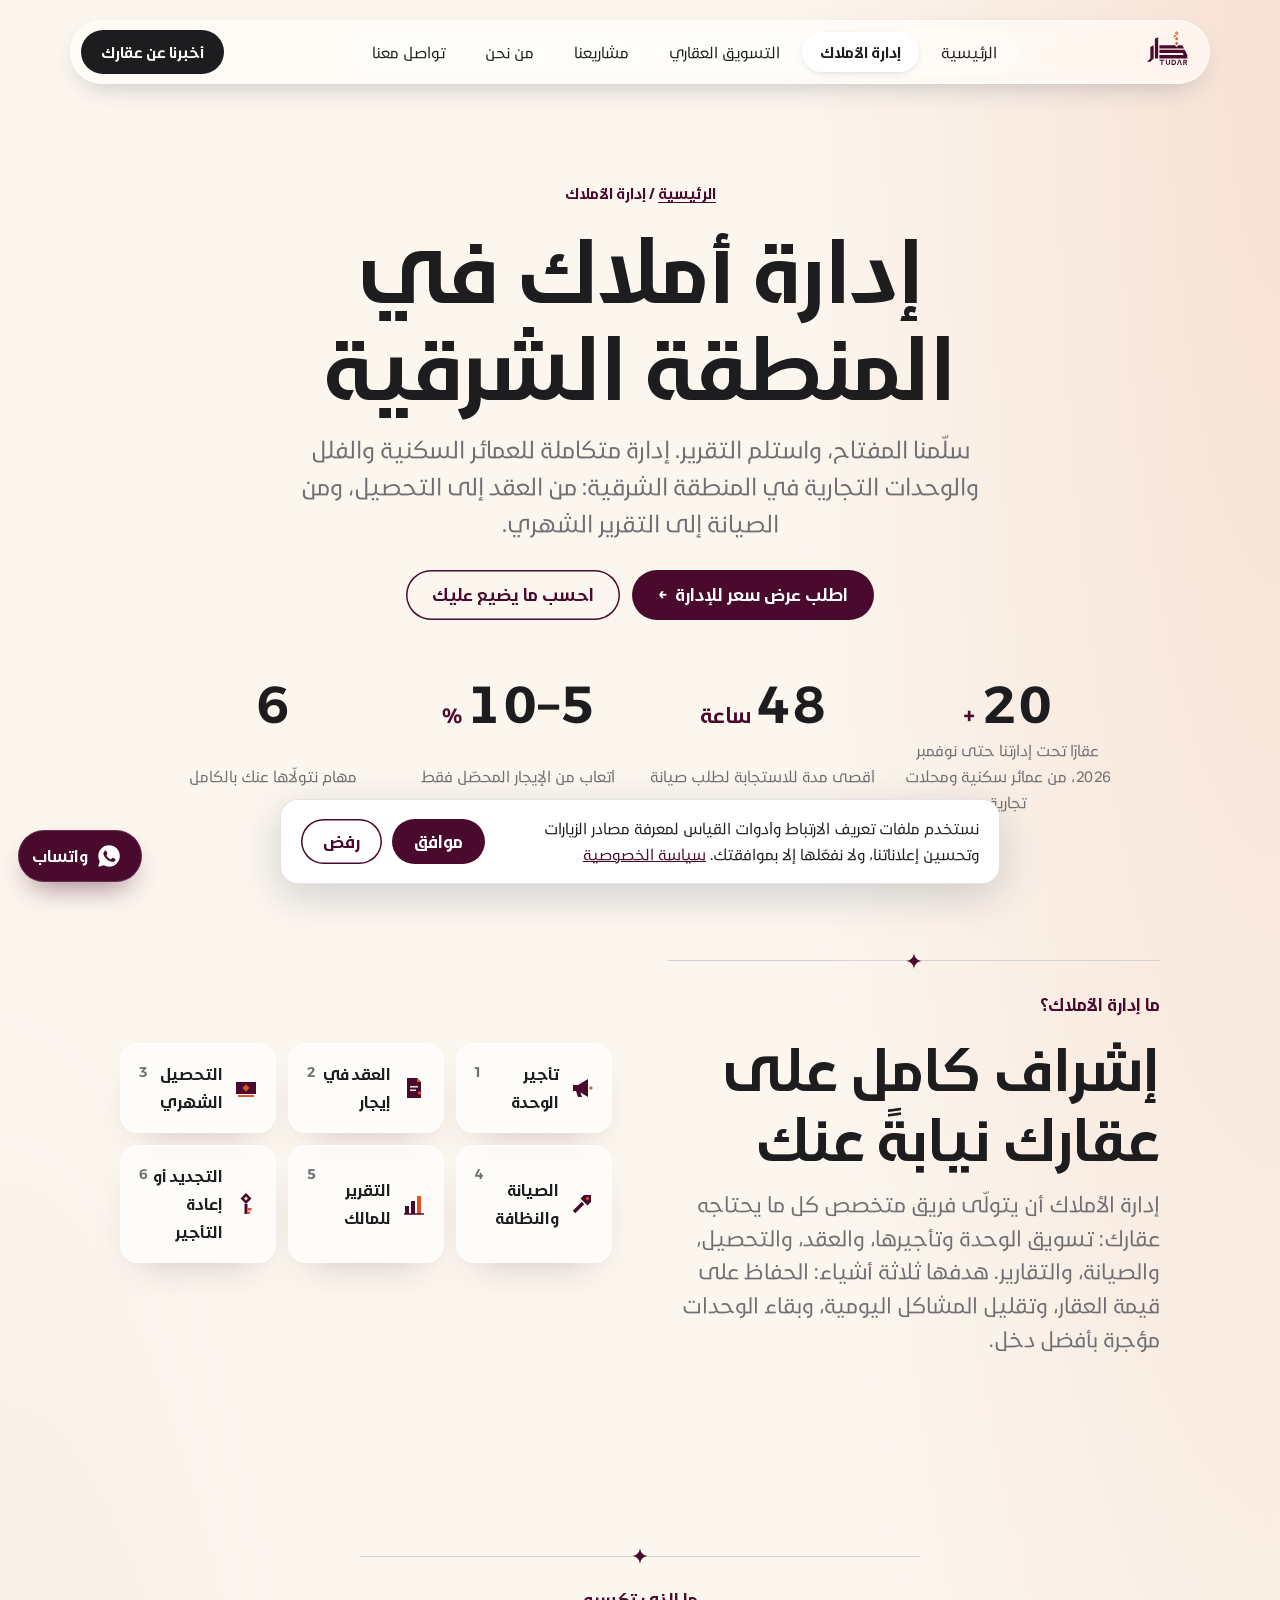
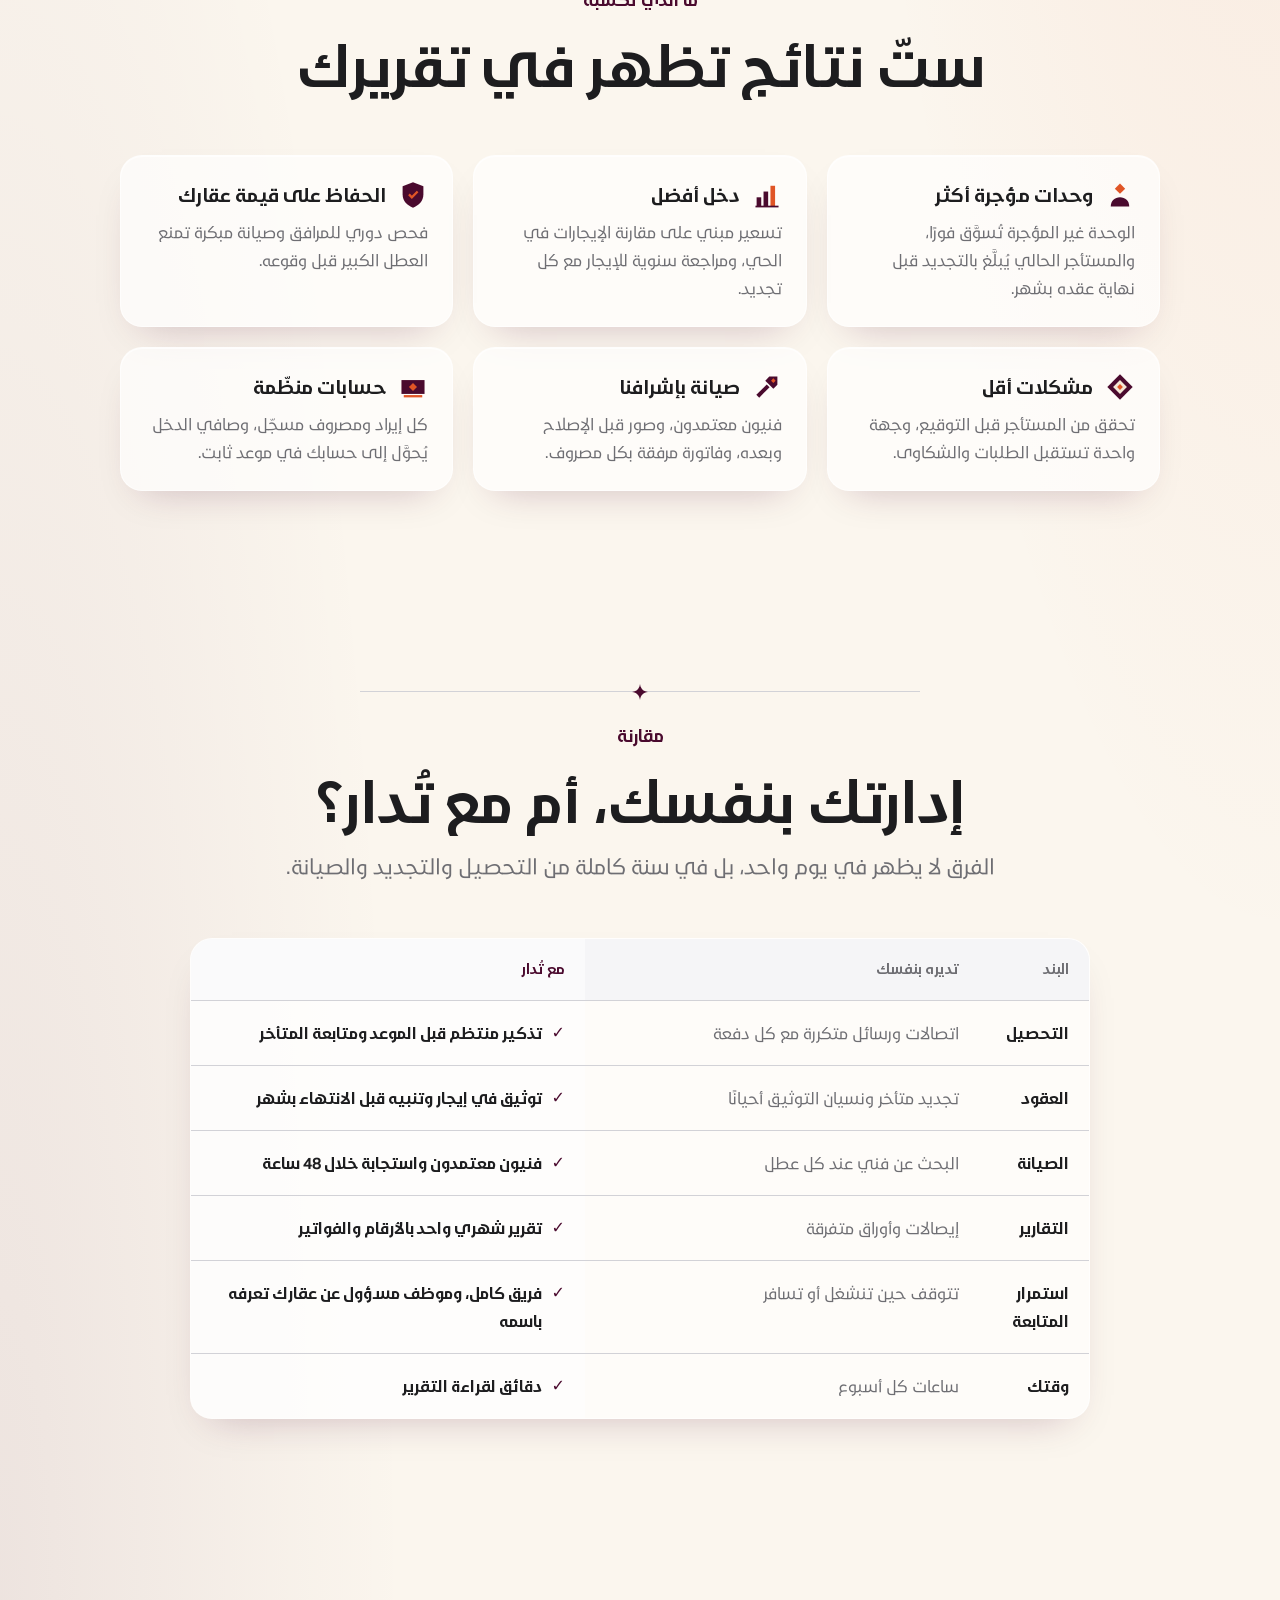
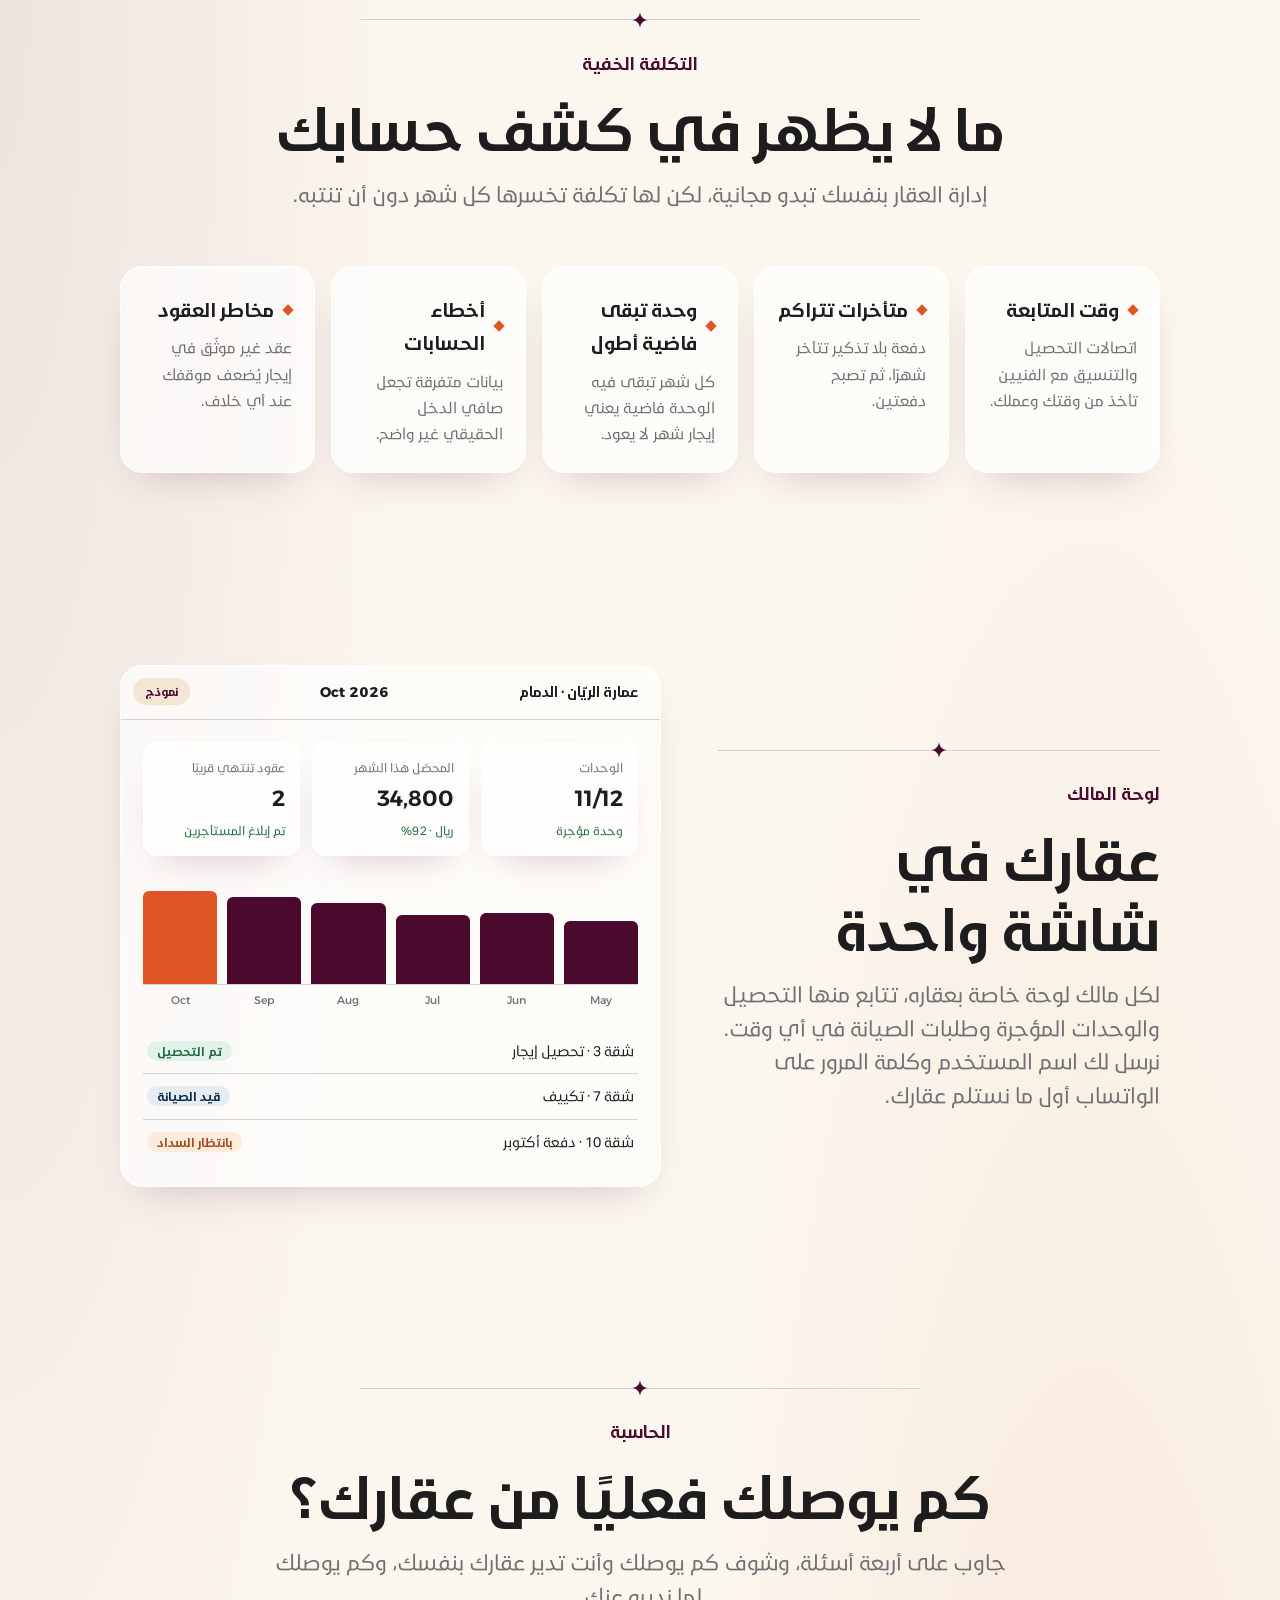
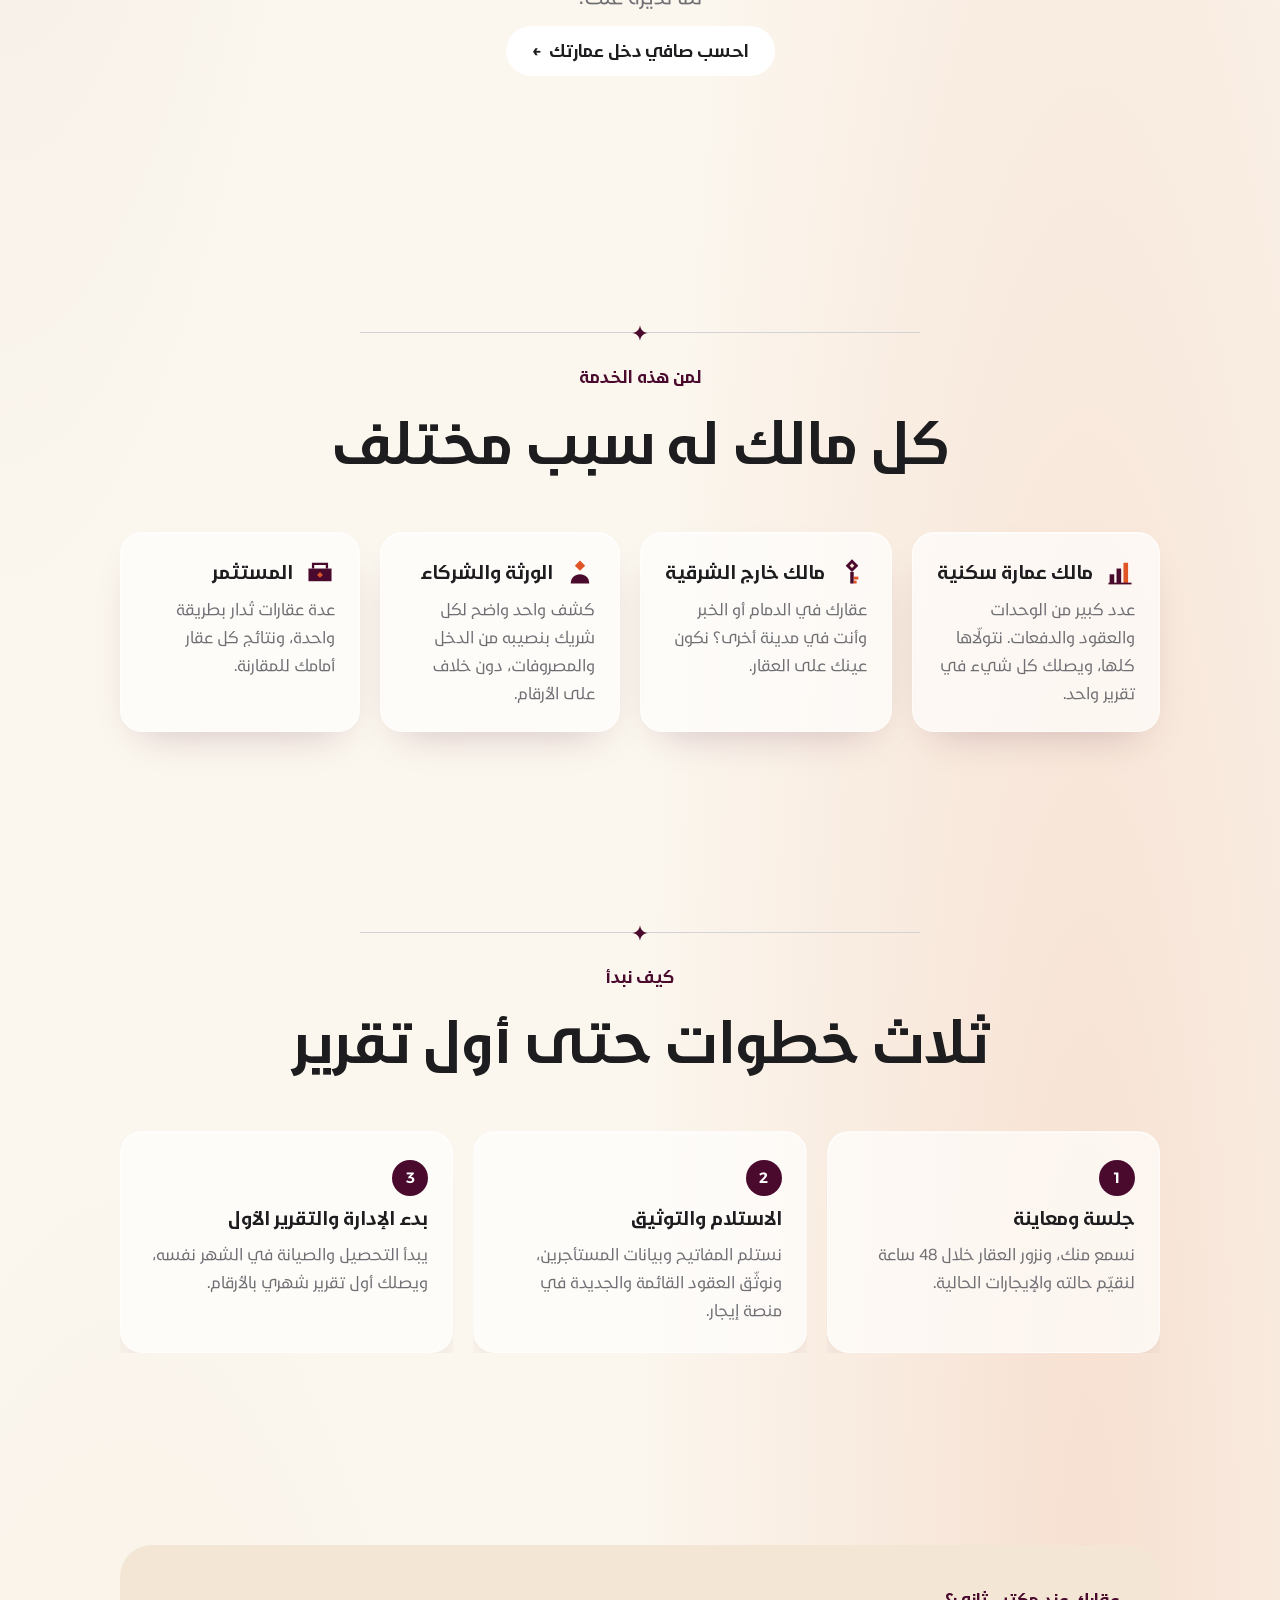
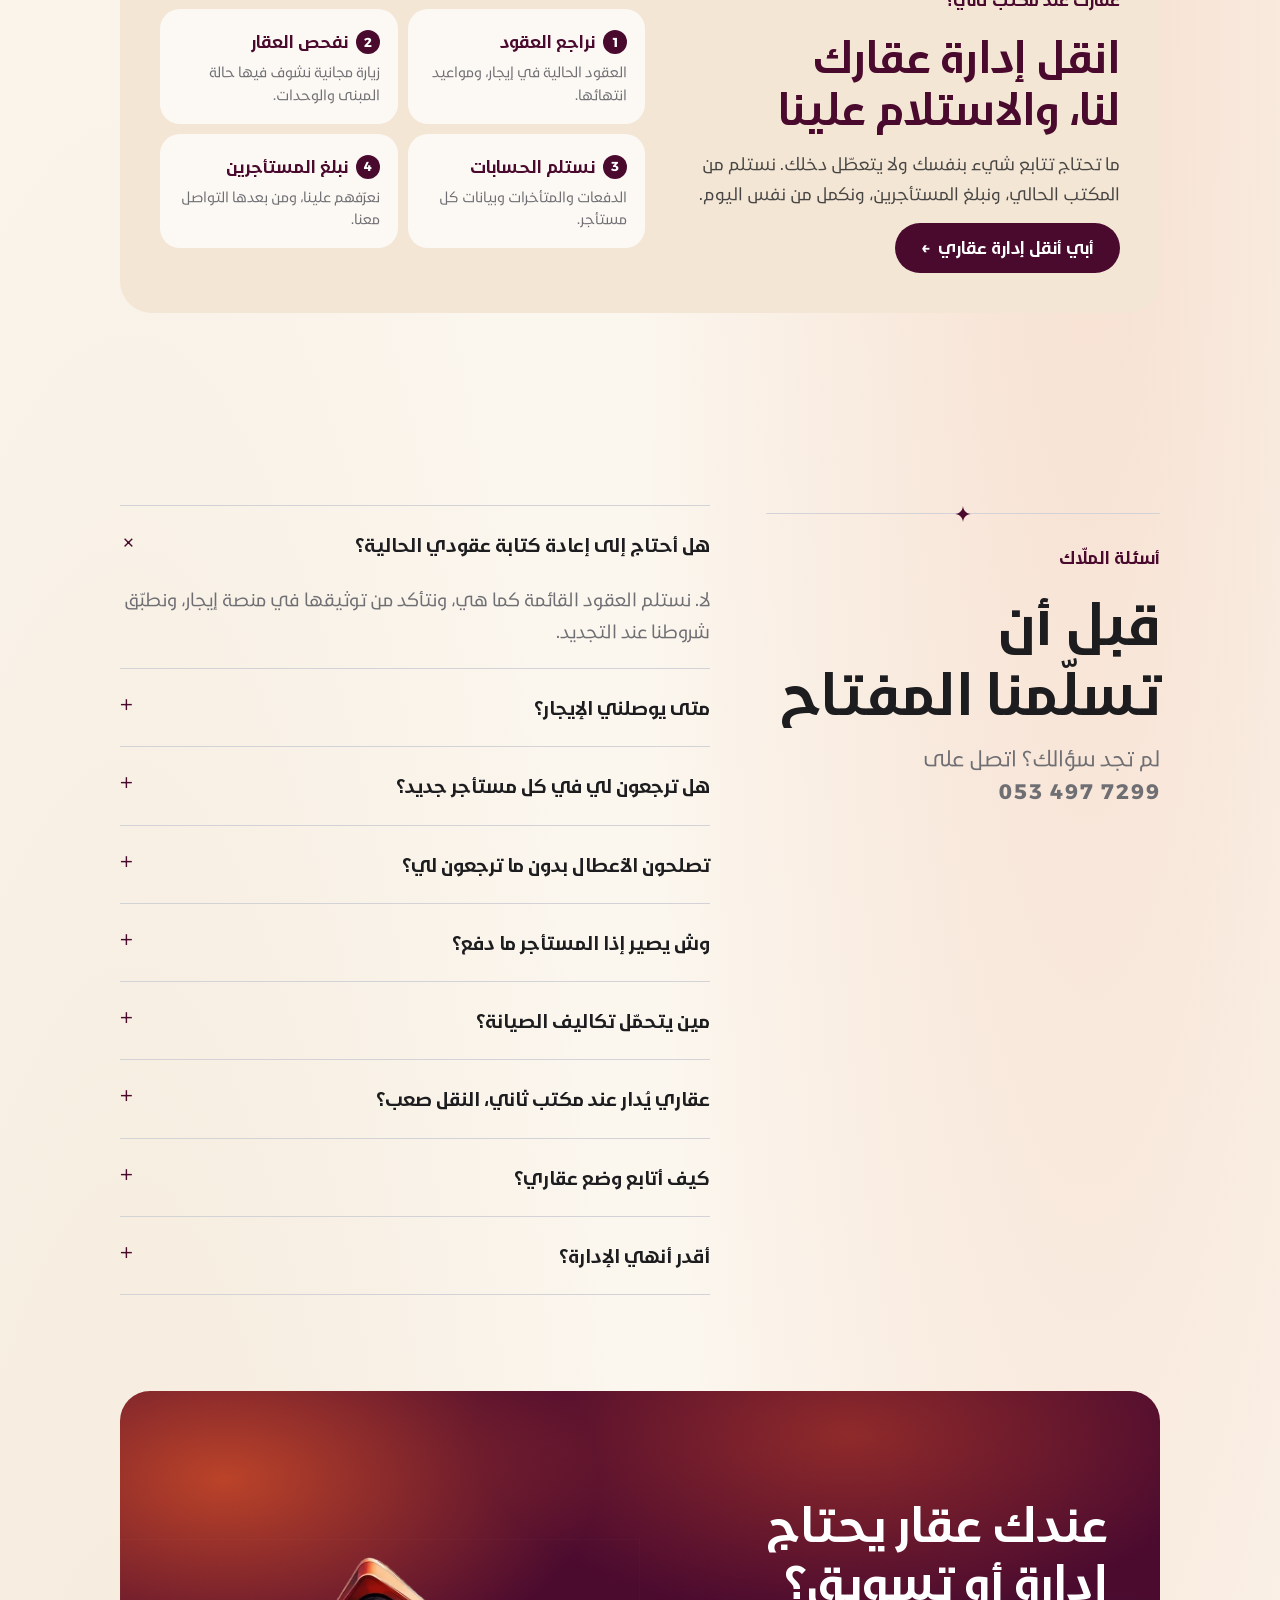
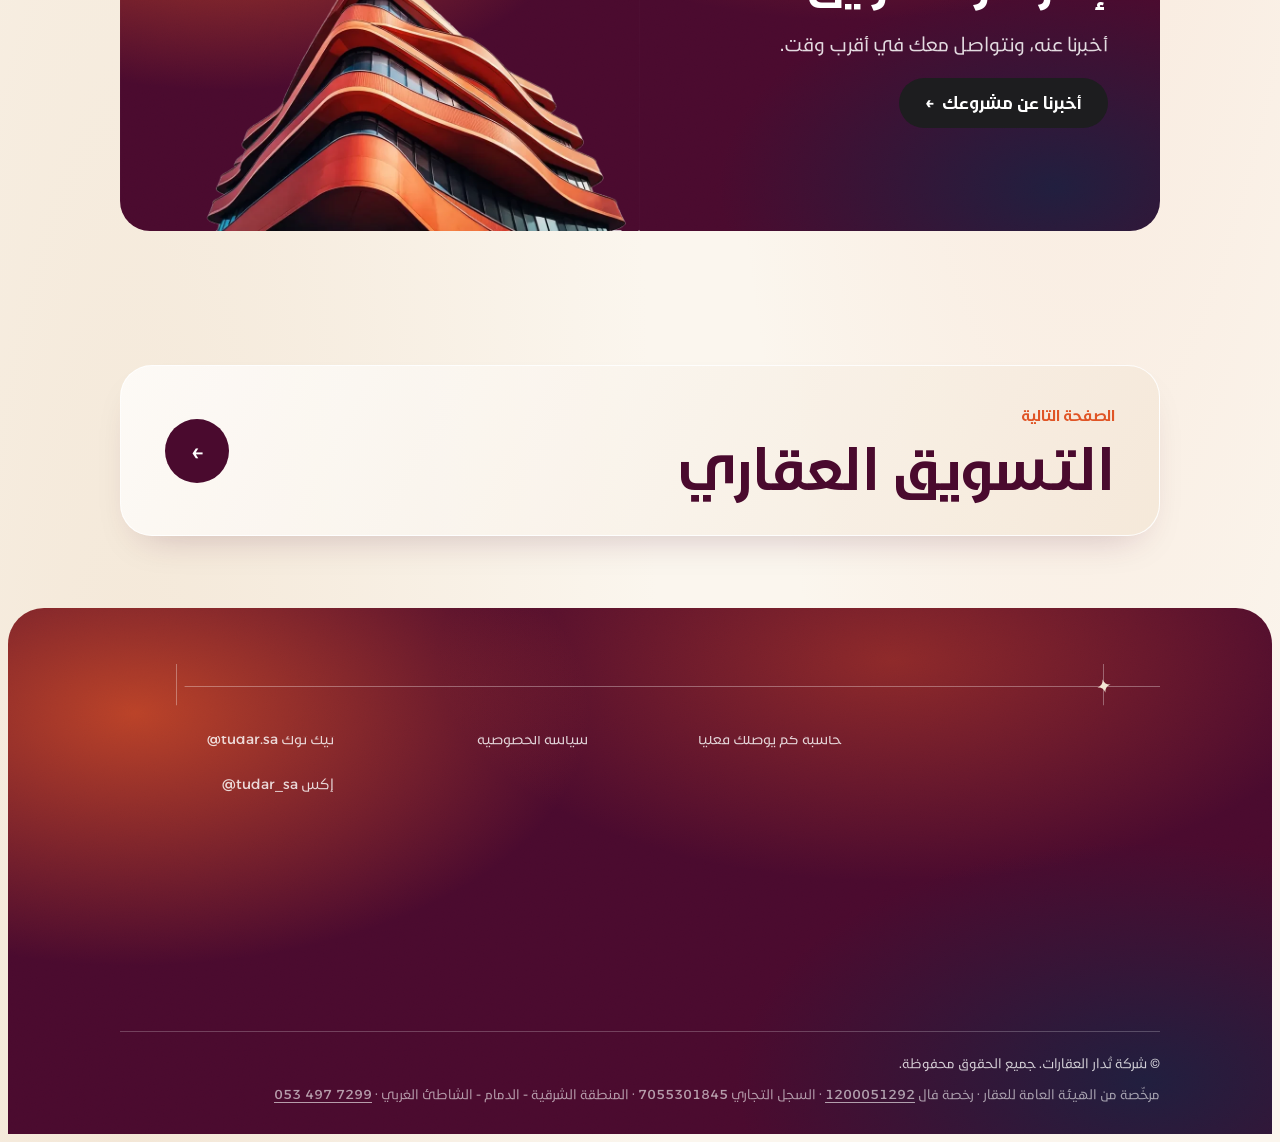
<file: property-management.html>
<!doctype html>
<html lang="ar" dir="rtl">
<head>
<meta charset="utf-8">
<meta name="robots" content="noindex,nofollow"><!-- نسخة المعاينة فقط: tools/make-production.mjs يحذف هذا السطر -->
<meta name="viewport" content="width=device-width,initial-scale=1,viewport-fit=cover">
<title>إدارة أملاك في الشرقية | تحصيل وعقود وصيانة | تُدار</title>
<meta name="description" content="إدارة عمائرك السكنية بالكامل: تحصيل الإيجار، توثيق العقود، صيانة خلال 48 ساعة، وتقرير شهري واضح. أتعابنا من المحصّل فقط.">
<meta name="theme-color" content="#FFFFFF">
<link rel="canonical" href="https://tudar.sa/property-management">
<link rel="alternate" hreflang="ar-SA" href="https://tudar.sa/property-management">
<link rel="alternate" hreflang="x-default" href="https://tudar.sa/property-management">
<link rel="icon" href="favicon.svg" type="image/svg+xml">
<link rel="icon" href="favicon-32.png" sizes="32x32" type="image/png">
<link rel="apple-touch-icon" href="apple-touch-icon.png">
<meta property="og:type" content="website">
<meta property="og:locale" content="ar_SA">
<meta property="og:site_name" content="تُدار العقارات">
<meta property="og:title" content="إدارة أملاك في الشرقية | تحصيل وعقود وصيانة | تُدار">
<meta property="og:description" content="إدارة عمائرك السكنية بالكامل: تحصيل الإيجار، توثيق العقود، صيانة خلال 48 ساعة، وتقرير شهري واضح. أتعابنا من المحصّل فقط.">
<meta property="og:url" content="https://tudar.sa/property-management">
<meta property="og:image" content="https://tudar.sa/og-image.jpg">
<meta property="og:image:width" content="1200">
<meta property="og:image:height" content="630">
<meta name="twitter:card" content="summary_large_image">
<link rel="preload" href="assets/fonts/Noor-Bold.woff2" as="font" type="font/woff2" crossorigin>
<link rel="preload" href="assets/fonts/Noor-Regular.woff2" as="font" type="font/woff2" crossorigin>
<!-- التنسيقات: كل ملف مسؤول عن جزء، والترتيب مهم (الأخير يغلب) -->
<link rel="stylesheet" href="assets/css/00-fonts.css">
<link rel="stylesheet" href="assets/css/01-base.css">
<link rel="stylesheet" href="assets/css/02-buttons-header.css">
<link rel="stylesheet" href="assets/css/03-sections.css">
<link rel="stylesheet" href="assets/css/04-management.css">
<link rel="stylesheet" href="assets/css/05-projects.css">
<link rel="stylesheet" href="assets/css/06-nav-hero.css">
<link rel="stylesheet" href="assets/css/07-motion-support.css">
<link rel="stylesheet" href="assets/css/08-brand-overrides.css">
<link rel="stylesheet" href="assets/css/09-glass-cover.css">
<link rel="stylesheet" href="assets/css/10-performance.css">
<link rel="stylesheet" href="assets/css/11-next-page.css">
<link rel="stylesheet" href="assets/css/12-calculator.css">
<link rel="stylesheet" href="assets/css/13-cover-headline.css">
<link rel="stylesheet" href="assets/css/14-refresh.css">
<link rel="stylesheet" href="assets/css/15-seo-pages.css">
<!-- Google Tag Manager (GTM-K3HG7TJR). لتغيير الحاوية: استبدل المعرّف هنا وفي الجزء noscript أعلى <body>.
     كل أكواد القياس والبكسلات (GA4 وMeta وTikTok وSnap وX) تُضاف من داخل GTM، ولا تعمل قبل موافقة الزائر. -->
<script>
window.dataLayer=window.dataLayer||[];function gtag(){dataLayer.push(arguments)}
gtag("consent","default",{ad_storage:"denied",ad_user_data:"denied",ad_personalization:"denied",analytics_storage:"denied",wait_for_update:500});
try{if(localStorage.getItem("tdr_consent")==="granted"){gtag("consent","update",{ad_storage:"granted",ad_user_data:"granted",ad_personalization:"granted",analytics_storage:"granted"});dataLayer.push({event:"consent_granted"})}}catch(e){}
(function(w,d,s,l,i){if(/^\{\{/.test(i))return;w[l].push({"gtm.start":new Date().getTime(),event:"gtm.js"});var f=d.getElementsByTagName(s)[0],j=d.createElement(s);j.async=true;j.src="https://www.googletagmanager.com/gtm.js?id="+i;f.parentNode.insertBefore(j,f)})(window,document,"script","dataLayer","GTM-K3HG7TJR");
</script>
<!-- End Google Tag Manager -->
<script type="application/ld+json">{"@context":"https://schema.org","@type":"RealEstateAgent","@id":"https://tudar.sa/#organization","name":"تُدار العقارات","alternateName":["تدار العقارات","شركة تُدار العقارات","Tudar Real Estate","TUDAR"],"url":"https://tudar.sa/","logo":"https://tudar.sa/icon-512.png","image":"https://tudar.sa/og-image.jpg","slogan":"نُدير لك أملاكك، ونسوّق لك عقارك","description":"تُدار العقارات شركة إدارة أملاك وتسويق عقاري مرخّصة من الهيئة العامة للعقار (رخصة فال 1200051292)، تخدم ملّاك العقارات في الدمام والخبر والظهران وبقية المنطقة الشرقية.","telephone":"+966534977299","identifier":{"@type":"PropertyValue","name":"رخصة فال","value":"1200051292","url":"https://aqari.rega.gov.sa/Inquires/Brokerage/Details/1200051292"},"address":{"@type":"PostalAddress","streetAddress":"حي الشاطئ الغربي","addressLocality":"الدمام","addressRegion":"المنطقة الشرقية","addressCountry":"SA"},"areaServed":[{"@type":"City","name":"الدمام"},{"@type":"City","name":"الخبر"},{"@type":"City","name":"الظهران"},{"@type":"City","name":"القطيف"},{"@type":"City","name":"الجبيل"},{"@type":"City","name":"الأحساء"},{"@type":"City","name":"رأس تنورة"}],"openingHours":"Su-Th 09:00-17:00","openingHoursSpecification":{"@type":"OpeningHoursSpecification","dayOfWeek":["Sunday","Monday","Tuesday","Wednesday","Thursday"],"opens":"09:00","closes":"17:00"},"contactPoint":{"@type":"ContactPoint","telephone":"+966534977299","contactType":"customer service","availableLanguage":["ar"],"hoursAvailable":{"@type":"OpeningHoursSpecification","dayOfWeek":["Sunday","Monday","Tuesday","Wednesday","Thursday"],"opens":"09:00","closes":"21:00"}},"sameAs":["https://www.instagram.com/tudar_sa","https://www.tiktok.com/@tudar.sa","https://x.com/tudar_sa"]}</script>
<script type="application/ld+json">{"@context":"https://schema.org","@type":"BreadcrumbList","itemListElement":[{"@type":"ListItem","position":1,"name":"الرئيسية","item":"https://tudar.sa/"},{"@type":"ListItem","position":2,"name":"إدارة الأملاك","item":"https://tudar.sa/property-management"}]}</script>
<script type="application/ld+json">{"@context":"https://schema.org","@type":"Service","name":"إدارة الأملاك في المنطقة الشرقية","serviceType":"إدارة أملاك","url":"https://tudar.sa/property-management","description":"إدارة العمائر السكنية والفلل والوحدات التجارية: تحصيل الإيجار، وتوثيق العقود في منصة إيجار، وصيانة خلال 48 ساعة، وتقرير شهري. الأتعاب من الإيجار المحصّل فقط.","provider":{"@id":"https://tudar.sa/#organization"},"areaServed":[{"@type":"City","name":"الدمام"},{"@type":"City","name":"الخبر"},{"@type":"City","name":"الظهران"},{"@type":"City","name":"القطيف"},{"@type":"City","name":"الجبيل"},{"@type":"City","name":"الأحساء"},{"@type":"City","name":"رأس تنورة"}]}</script>
<script type="application/ld+json">{"@context":"https://schema.org","@type":"FAQPage","mainEntity":[{"@type":"Question","name":"هل أحتاج إلى إعادة كتابة عقودي الحالية؟","acceptedAnswer":{"@type":"Answer","text":"لا. نستلم العقود القائمة كما هي، ونتأكد من توثيقها في منصة إيجار، ونطبّق شروطنا عند التجديد."}},{"@type":"Question","name":"متى يوصلني الإيجار؟","acceptedAnswer":{"@type":"Answer","text":"حسب طريقة الدفع في عقد كل مستأجر: بعض العقود سنوية تُدفع كاملة، وبعضها على دفعتين أو أكثر. أول ما نحصّل الدفعة نحوّلها لحسابك، ومعها كشف بكل مبلغ دخل أو انصرف."}},{"@type":"Question","name":"هل ترجعون لي في كل مستأجر جديد؟","acceptedAnswer":{"@type":"Answer","text":"لا، وهذا من راحتك معنا. نختار المستأجر بأنفسنا بعد ما نتحقق منه، حتى لو كانت عمارتك فيها 50 وحدة. وإذا تبي توافق على المستأجرين بنفسك، نتفق على هذا من البداية."}},{"@type":"Question","name":"تصلحون الأعطال بدون ما ترجعون لي؟","acceptedAnswer":{"@type":"Answer","text":"الأعطال البسيطة نصلحها مباشرة خلال 48 ساعة، وكل فترة يوصلك تقرير بالأعمال اللي سويناها وتكلفتها، وتنخصم من المبلغ المحصّل. أما الأعمال الكبيرة فنرجع لك فيها قبل ما نبدأ."}},{"@type":"Question","name":"وش يصير إذا المستأجر ما دفع؟","acceptedAnswer":{"@type":"Answer","text":"نذكّره من أول يوم تأخير ونتابعه بأنفسنا. وإذا ما التزم، نبدأ الإجراءات النظامية عن طريق منصة إيجار، لأن العقد الموثّق فيها سند تنفيذي، يعني نقدر نطالب بالمبلغ عند محكمة التنفيذ مباشرة. وأنت يوصلك كل تحديث بدون ما تدخل في التفاصيل."}},{"@type":"Question","name":"مين يتحمّل تكاليف الصيانة؟","acceptedAnswer":{"@type":"Answer","text":"تكاليف الصيانة على المالك، وتنخصم من الإيجار المحصّل، وكل مبلغ مكتوب في التقرير مع تفاصيله. ونتفق معك من البداية على مبلغ أقصى للصرف: أي عمل يتجاوزه ما نبدأ فيه إلا بموافقتك."}},{"@type":"Question","name":"عقاري يُدار عند مكتب ثاني، النقل صعب؟","acceptedAnswer":{"@type":"Answer","text":"لا، الاستلام كله علينا: نراجع العقود الحالية، ونفحص العقار، ونستلم الحسابات وبيانات المستأجرين، ونبلغهم. ويستمر التحصيل بدون انقطاع."}},{"@type":"Question","name":"كيف أتابع وضع عقاري؟","acceptedAnswer":{"@type":"Answer","text":"من لوحتك الخاصة: نرسل لك اسم المستخدم وكلمة المرور على الواتساب، وتشوف فيها التحصيل والمصروفات والصيانة أي وقت. ويوصلك تقرير دوري، والموظف المسؤول عن عقارك تقدر تكلمه متى ما احتجت."}},{"@type":"Question","name":"أقدر أنهي الإدارة؟","acceptedAnswer":{"@type":"Answer","text":"نعم، إذا انتهت مدة العقد بيننا، أو إذا اتفقنا نحن وأنت على إنهائه، أو حسب الشروط المكتوبة في العقد. وعند الإنهاء نسلّمك العقود وبيانات المستأجرين والحسابات كاملة."}}]}</script>
</head>
<body data-page="property-management">
<!-- Google Tag Manager (noscript) -->
<noscript><iframe src="https://www.googletagmanager.com/ns.html?id=GTM-K3HG7TJR" height="0" width="0" style="display:none;visibility:hidden"></iframe></noscript>
<!-- End Google Tag Manager (noscript) -->
<header class="top">
  <div class="wrap">
    <nav class="nav" aria-label="القائمة الرئيسية">
      <a class="brand" href="./" aria-label="تُدار العقارات، الرئيسية"><span data-logo="primary"></span></a>
      <div class="links">
        <a href="./">الرئيسية</a>
        <a href="property-management" aria-current="page">إدارة الأملاك</a>
        <a href="real-estate-marketing">التسويق العقاري</a>
        <a href="projects">مشاريعنا</a>
        <a href="about">من نحن</a>
        <a href="contact">تواصل معنا</a>
      </div>
      <a class="btn btn-o" href="free-inspection">أخبرنا عن عقارك</a>
      <button class="menu-t" id="menuT" aria-label="القائمة" aria-controls="mobileNav" aria-expanded="false"><span class="ml m1"></span><span class="ml m2"></span></button>
    </nav>
    <div class="mobile" id="mobileNav">
      <a href="./">الرئيسية</a>
      <a href="property-management" aria-current="page">إدارة الأملاك</a>
      <a href="real-estate-marketing">التسويق العقاري</a>
      <a href="projects">مشاريعنا</a>
      <a href="calculator">الحاسبة</a>
      <a href="about">من نحن</a>
      <a href="free-inspection">افحص عمارتك مجانًا</a>
      <a href="contact">تواصل معنا</a>
    </div>
  </div>
</header>

<main id="app"><div class="page">

<section class="phead"><div class="wrap"><nav class="crumb" aria-label="مسار الصفحة"><a href="./">الرئيسية</a> / إدارة الأملاك</nav><h1>إدارة أملاك في المنطقة الشرقية</h1><p>سلّمنا المفتاح، واستلم التقرير. إدارة متكاملة للعمائر السكنية والفلل والوحدات التجارية في المنطقة الشرقية: من العقد إلى التحصيل، ومن الصيانة إلى التقرير الشهري.</p><div style="display:flex;gap:12px;flex-wrap:wrap;margin-top:28px"><a href="free-inspection" class="btn btn-o">اطلب عرض سعر للإدارة <span class="arr">←</span></a><a href="calculator" class="btn btn-g">احسب ما يضيع عليك</a></div>
  <div class="stat4"><div><b class="num" dir="ltr"><small>+</small>20</b><span>عقارًا تحت إدارتنا حتى نوفمبر 2026، من عمائر سكنية ومحلات تجارية</span></div><div><b class="num">48<small>ساعة</small></b><span>أقصى مدة للاستجابة لطلب صيانة</span></div><div><b class="num">5–10<small>%</small></b><span>أتعاب من الإيجار المحصّل فقط</span></div><div><b class="num">6</b><span>مهام نتولّاها عنك بالكامل</span></div></div>
</div><span class="deco" data-logo="markrev"></span></section>

<section><div class="wrap def">
  <div class="sec-head" style="margin:0"><span class="eyebrow">ما إدارة الأملاك؟</span><h2>إشراف كامل على عقارك نيابةً عنك</h2><p>إدارة الأملاك أن يتولّى فريق متخصص كل ما يحتاجه عقارك: تسويق الوحدة وتأجيرها، والعقد، والتحصيل، والصيانة، والتقارير. هدفها ثلاثة أشياء: الحفاظ على قيمة العقار، وتقليل المشاكل اليومية، وبقاء الوحدات مؤجرة بأفضل دخل.</p></div>
  <div class="cycle" aria-label="دورة إدارة العقار">
    <div><span><svg class="ico" aria-hidden="true" focusable="false" viewBox="0 0 52 52"><path d="M8 20h10l20-12v36L18 32H8z" fill="#4A0A2E"/><path d="M14 32h8l4 12h-8z" fill="#4A0A2E"/><path d="M44 22l4 4-4 4-4-4z" fill="#E05526"/></svg></span><b>تأجير الوحدة</b></div>
    <div><span><svg class="ico" aria-hidden="true" focusable="false" viewBox="0 0 52 52"><path d="M12 6h20l8 8v32H12z" fill="#4A0A2E"/><path d="M32 6v8h8" fill="#E05526"/><rect x="18" y="22" width="16" height="3" fill="#F3E6D5"/><rect x="18" y="29" width="12" height="3" fill="#F3E6D5"/><path d="M33 36l4 4 4-4-4-4z" fill="#E05526"/></svg></span><b>العقد في إيجار</b></div>
    <div><span><svg class="ico" aria-hidden="true" focusable="false" viewBox="0 0 52 52"><rect x="6" y="14" width="40" height="24" fill="#4A0A2E"/><path d="M26 19l7 7-7 7-7-7z" fill="#E05526"/><rect x="10" y="40" width="32" height="4" fill="#E05526"/></svg></span><b>التحصيل الشهري</b></div>
    <div><span><svg class="ico" aria-hidden="true" focusable="false" viewBox="0 0 52 52"><path d="M10 42l18-18" stroke="#4A0A2E" stroke-width="7"/><path d="M30 8l14 0 0 14-7 7-14-14z" fill="#4A0A2E"/><path d="M33 15l4 4 4-4-4-4z" fill="#E05526"/></svg></span><b>الصيانة والنظافة</b></div>
    <div><span><svg class="ico" aria-hidden="true" focusable="false" viewBox="0 0 52 52"><rect x="8" y="30" width="8" height="16" fill="#4A0A2E"/><rect x="20" y="20" width="8" height="26" fill="#4A0A2E"/><rect x="32" y="10" width="8" height="36" fill="#E05526"/><path d="M6 46h40" stroke="#4A0A2E" stroke-width="3"/></svg></span><b>التقرير للمالك</b></div>
    <div><span><svg class="ico" aria-hidden="true" focusable="false" viewBox="0 0 52 52"><path d="M26 4l11 11-11 11-11-11z" fill="#4A0A2E"/><path d="M26 11l4 4-4 4-4-4z" fill="#F3E6D5"/><rect x="23" y="26" width="6" height="20" fill="#4A0A2E"/><rect x="29" y="34" width="8" height="5" fill="#E05526"/><rect x="29" y="41" width="5" height="5" fill="#E05526"/></svg></span><b>التجديد أو إعادة التأجير</b></div>
  </div>
</div></section>

<section class="sandbg"><div class="wrap">
  <div class="sec-head"><span class="eyebrow">ما الذي تكسبه</span><h2>ستّ نتائج تظهر في تقريرك</h2></div>
  <div class="feat">
    <div><svg class="ico" aria-hidden="true" focusable="false" viewBox="0 0 52 52"><path d="M26 6l9 9-9 9-9-9z" fill="#E05526"/><path d="M10 46c0-10 7-16 16-16s16 6 16 16z" fill="#4A0A2E"/></svg><h3>وحدات مؤجرة أكثر</h3><p>الوحدة غير المؤجرة تُسوَّق فورًا، والمستأجر الحالي يُبلَّغ بالتجديد قبل نهاية عقده بشهر.</p></div>
    <div><svg class="ico" aria-hidden="true" focusable="false" viewBox="0 0 52 52"><rect x="8" y="30" width="8" height="16" fill="#4A0A2E"/><rect x="20" y="20" width="8" height="26" fill="#4A0A2E"/><rect x="32" y="10" width="8" height="36" fill="#E05526"/><path d="M6 46h40" stroke="#4A0A2E" stroke-width="3"/></svg><h3>دخل أفضل</h3><p>تسعير مبني على مقارنة الإيجارات في الحي، ومراجعة سنوية للإيجار مع كل تجديد.</p></div>
    <div><svg class="ico" aria-hidden="true" focusable="false" viewBox="0 0 52 52"><path d="M26 4l18 7v14c0 11-8 19-18 23C16 44 8 36 8 25V11z" fill="#4A0A2E"/><path d="M19 25l5 5 10-10" stroke="#E05526" stroke-width="4" fill="none"/></svg><h3>الحفاظ على قيمة عقارك</h3><p>فحص دوري للمرافق وصيانة مبكرة تمنع العطل الكبير قبل وقوعه.</p></div>
    <div><svg class="ico" aria-hidden="true" focusable="false" viewBox="0 0 52 52"><path d="M26 4l22 22-22 22L4 26z" fill="#4A0A2E"/><path d="M26 14l12 12-12 12-12-12z" fill="#F3E6D5"/><path d="M26 21l5 5-5 5-5-5z" fill="#E05526"/></svg><h3>مشكلات أقل</h3><p>تحقق من المستأجر قبل التوقيع، وجهة واحدة تستقبل الطلبات والشكاوى.</p></div>
    <div><svg class="ico" aria-hidden="true" focusable="false" viewBox="0 0 52 52"><path d="M10 42l18-18" stroke="#4A0A2E" stroke-width="7"/><path d="M30 8l14 0 0 14-7 7-14-14z" fill="#4A0A2E"/><path d="M33 15l4 4 4-4-4-4z" fill="#E05526"/></svg><h3>صيانة بإشرافنا</h3><p>فنيون معتمدون، وصور قبل الإصلاح وبعده، وفاتورة مرفقة بكل مصروف.</p></div>
    <div><svg class="ico" aria-hidden="true" focusable="false" viewBox="0 0 52 52"><rect x="6" y="14" width="40" height="24" fill="#4A0A2E"/><path d="M26 19l7 7-7 7-7-7z" fill="#E05526"/><rect x="10" y="40" width="32" height="4" fill="#E05526"/></svg><h3>حسابات منظّمة</h3><p>كل إيراد ومصروف مسجّل، وصافي الدخل يُحوَّل إلى حسابك في موعد ثابت.</p></div>
  </div>
</div></section>

<section><div class="wrap">
  <div class="sec-head"><span class="eyebrow">مقارنة</span><h2>إدارتك بنفسك، أم مع تُدار؟</h2><p>الفرق لا يظهر في يوم واحد، بل في سنة كاملة من التحصيل والتجديد والصيانة.</p></div>
  <div class="cmp-wrap">
    <div class="cmp-tbl" role="table" aria-label="مقارنة إدارتك بنفسك بإدارة تُدار">
      <div class="cr ch" role="row"><span role="columnheader">البند</span><span role="columnheader">تديره بنفسك</span><span role="columnheader">مع تُدار</span></div>
      <div class="cr" role="row"><b role="cell">التحصيل</b><span role="cell" class="no">اتصالات ورسائل متكررة مع كل دفعة</span><span role="cell" class="yes">تذكير منتظم قبل الموعد ومتابعة المتأخر</span></div>
      <div class="cr" role="row"><b role="cell">العقود</b><span role="cell" class="no">تجديد متأخر ونسيان التوثيق أحيانًا</span><span role="cell" class="yes">توثيق في إيجار وتنبيه قبل الانتهاء بشهر</span></div>
      <div class="cr" role="row"><b role="cell">الصيانة</b><span role="cell" class="no">البحث عن فني عند كل عطل</span><span role="cell" class="yes">فنيون معتمدون واستجابة خلال 48 ساعة</span></div>
      <div class="cr" role="row"><b role="cell">التقارير</b><span role="cell" class="no">إيصالات وأوراق متفرقة</span><span role="cell" class="yes">تقرير شهري واحد بالأرقام والفواتير</span></div>
      <div class="cr" role="row"><b role="cell">استمرار المتابعة</b><span role="cell" class="no">تتوقف حين تنشغل أو تسافر</span><span role="cell" class="yes">فريق كامل، وموظف مسؤول عن عقارك تعرفه باسمه</span></div>
      <div class="cr" role="row"><b role="cell">وقتك</b><span role="cell" class="no">ساعات كل أسبوع</span><span role="cell" class="yes">دقائق لقراءة التقرير</span></div>
    </div>
  </div>
</div></section>

<section class="dark"><div class="wrap">
  <div class="sec-head"><span class="eyebrow">التكلفة الخفية</span><h2>ما لا يظهر في كشف حسابك</h2><p>إدارة العقار بنفسك تبدو مجانية، لكن لها تكلفة تخسرها كل شهر دون أن تنتبه.</p></div>
  <div class="hid">
    <div><b>وقت المتابعة</b><p>اتصالات التحصيل والتنسيق مع الفنيين تأخذ من وقتك وعملك.</p></div>
    <div><b>متأخرات تتراكم</b><p>دفعة بلا تذكير تتأخر شهرًا، ثم تصبح دفعتين.</p></div>
    <div><b>وحدة تبقى فاضية أطول</b><p>كل شهر تبقى فيه الوحدة فاضية يعني إيجار شهر لا يعود.</p></div>
    <div><b>أخطاء الحسابات</b><p>بيانات متفرقة تجعل صافي الدخل الحقيقي غير واضح.</p></div>
    <div><b>مخاطر العقود</b><p>عقد غير موثّق في إيجار يُضعف موقفك عند أي خلاف.</p></div>
  </div>
</div></section>

<section class="sandbg"><div class="wrap dash-wrap">
  <div class="sec-head" style="margin:0"><span class="eyebrow">لوحة المالك</span><h2>عقارك في شاشة واحدة</h2><p>لكل مالك لوحة خاصة بعقاره، تتابع منها التحصيل والوحدات المؤجرة وطلبات الصيانة في أي وقت. نرسل لك اسم المستخدم وكلمة المرور على الواتساب أول ما نستلم عقارك.</p></div>
  <div class="dash" aria-label="نموذج من لوحة المالك"><span class="dash-tag">نموذج</span>
    <div class="dash-h"><span>عمارة الريّان · الدمام</span><span class="en">Oct 2026</span></div>
    <div class="dash-b">
      <div class="kpis"><div class="kpi"><span>الوحدات</span><b>11/12</b><i>وحدة مؤجرة</i></div><div class="kpi"><span>المحصّل هذا الشهر</span><b>34,800</b><i>ريال · 92%</i></div><div class="kpi"><span>عقود تنتهي قريبًا</span><b>2</b><i>تم إبلاغ المستأجرين</i></div></div>
      <div role="img" aria-label="نسبة التحصيل الشهرية من مايو إلى أكتوبر: 62، 70، 68، 80، 86، 92 بالمئة"><div class="bars" aria-hidden="true"><div class="on" style="height:62%"></div><div class="on" style="height:70%"></div><div class="on" style="height:68%"></div><div class="on" style="height:80%"></div><div class="on" style="height:86%"></div><div class="cur" style="height:92%"></div></div><div class="bars-l"><span>May</span><span>Jun</span><span>Jul</span><span>Aug</span><span>Sep</span><span>Oct</span></div></div>
      <div style="overflow-x:auto"><table class="tbl"><tr><td>شقة 3 · تحصيل إيجار</td><td><span class="pill ok">تم التحصيل</span></td></tr><tr><td>شقة 7 · تكييف</td><td><span class="pill fix">قيد الصيانة</span></td></tr><tr><td>شقة 10 · دفعة أكتوبر</td><td><span class="pill wait">بانتظار السداد</span></td></tr></table></div>
    </div>
  </div>
</div></section>

<section class="dark"><div class="wrap"><div class="sec-head"><span class="eyebrow">الحاسبة</span><h2>كم يوصلك فعليًا من عقارك؟</h2><p>جاوب على أربعة أسئلة، وشوف كم يوصلك وأنت تدير عقارك بنفسك، وكم يوصلك لما نديره عنك.</p><a class="btn btn-w" href="calculator">احسب صافي دخل عمارتك <span class="arr">←</span></a></div></div></section>

<section><div class="wrap">
  <div class="sec-head"><span class="eyebrow">لمن هذه الخدمة</span><h2>كل مالك له سبب مختلف</h2></div>
  <div class="who">
    <div><svg class="ico" aria-hidden="true" focusable="false" viewBox="0 0 52 52"><rect x="8" y="30" width="8" height="16" fill="#4A0A2E"/><rect x="20" y="20" width="8" height="26" fill="#4A0A2E"/><rect x="32" y="10" width="8" height="36" fill="#E05526"/><path d="M6 46h40" stroke="#4A0A2E" stroke-width="3"/></svg><h3>مالك عمارة سكنية</h3><p>عدد كبير من الوحدات والعقود والدفعات. نتولّاها كلها، ويصلك كل شيء في تقرير واحد.</p></div>
    <div><svg class="ico" aria-hidden="true" focusable="false" viewBox="0 0 52 52"><path d="M26 4l11 11-11 11-11-11z" fill="#4A0A2E"/><path d="M26 11l4 4-4 4-4-4z" fill="#F3E6D5"/><rect x="23" y="26" width="6" height="20" fill="#4A0A2E"/><rect x="29" y="34" width="8" height="5" fill="#E05526"/><rect x="29" y="41" width="5" height="5" fill="#E05526"/></svg><h3>مالك خارج الشرقية</h3><p>عقارك في الدمام أو الخبر وأنت في مدينة أخرى؟ نكون عينك على العقار.</p></div>
    <div><svg class="ico" aria-hidden="true" focusable="false" viewBox="0 0 52 52"><path d="M26 6l9 9-9 9-9-9z" fill="#E05526"/><path d="M10 46c0-10 7-16 16-16s16 6 16 16z" fill="#4A0A2E"/></svg><h3>الورثة والشركاء</h3><p>كشف واحد واضح لكل شريك بنصيبه من الدخل والمصروفات، دون خلاف على الأرقام.</p></div>
    <div><svg class="ico" aria-hidden="true" focusable="false" viewBox="0 0 52 52"><rect x="6" y="20" width="40" height="22" fill="#4A0A2E"/><path d="M14 20V12h24v8" stroke="#4A0A2E" stroke-width="4" fill="none"/><path d="M26 26l5 5-5 5-5-5z" fill="#E05526"/></svg><h3>المستثمر</h3><p>عدة عقارات تُدار بطريقة واحدة، ونتائج كل عقار أمامك للمقارنة.</p></div>
  </div>
</div></section>

<section class="dark"><div class="wrap">
  <div class="sec-head"><span class="eyebrow">كيف نبدأ</span><h2>ثلاث خطوات حتى أول تقرير</h2></div>
  <div class="steps s3">
    <div><h3>جلسة ومعاينة</h3><p>نسمع منك، ونزور العقار خلال 48 ساعة لنقيّم حالته والإيجارات الحالية.</p></div>
    <div><h3>الاستلام والتوثيق</h3><p>نستلم المفاتيح وبيانات المستأجرين، ونوثّق العقود القائمة والجديدة في منصة إيجار.</p></div>
    <div><h3>بدء الإدارة والتقرير الأول</h3><p>يبدأ التحصيل والصيانة في الشهر نفسه، ويصلك أول تقرير شهري بالأرقام.</p></div>
  </div>
</div></section>

<section class="xfer"><div class="wrap">
  <div class="xfer-in">
    <div class="xfer-t"><span class="eyebrow">عقارك عند مكتب ثاني؟</span><h2>انقل إدارة عقارك لنا، والاستلام علينا</h2><p>ما تحتاج تتابع شيء بنفسك ولا يتعطّل دخلك. نستلم من المكتب الحالي، ونبلغ المستأجرين، ونكمل من نفس اليوم.</p>
      <a href="free-inspection?svc=pm" class="btn btn-o">أبي أنقل إدارة عقاري <span class="arr">←</span></a></div>
    <ol class="xfer-s" role="list">
      <li><b>نراجع العقود</b><span>العقود الحالية في إيجار، ومواعيد انتهائها.</span></li>
      <li><b>نفحص العقار</b><span>زيارة مجانية نشوف فيها حالة المبنى والوحدات.</span></li>
      <li><b>نستلم الحسابات</b><span>الدفعات والمتأخرات وبيانات كل مستأجر.</span></li>
      <li><b>نبلغ المستأجرين</b><span>نعرّفهم علينا، ومن بعدها التواصل معنا.</span></li>
    </ol>
  </div>
</div></section>

<section><div class="wrap faq-wrap">
  <div class="sec-head" style="margin:0"><span class="eyebrow">أسئلة الملّاك</span><h2>قبل أن تسلّمنا المفتاح</h2><p>لم تجد سؤالك؟ اتصل على <b class="en" style="direction:ltr;display:inline-block">053 497 7299</b></p></div>
  <div class="faq">
    <details open><summary>هل أحتاج إلى إعادة كتابة عقودي الحالية؟</summary><p>لا. نستلم العقود القائمة كما هي، ونتأكد من توثيقها في منصة إيجار، ونطبّق شروطنا عند التجديد.</p></details>
    <details><summary>متى يوصلني الإيجار؟</summary><p>حسب طريقة الدفع في عقد كل مستأجر: بعض العقود سنوية تُدفع كاملة، وبعضها على دفعتين أو أكثر. أول ما نحصّل الدفعة نحوّلها لحسابك، ومعها كشف بكل مبلغ دخل أو انصرف.</p></details>
    <details><summary>هل ترجعون لي في كل مستأجر جديد؟</summary><p>لا، وهذا من راحتك معنا. نختار المستأجر بأنفسنا بعد ما نتحقق منه، حتى لو كانت عمارتك فيها 50 وحدة. وإذا تبي توافق على المستأجرين بنفسك، نتفق على هذا من البداية.</p></details>
    <details><summary>تصلحون الأعطال بدون ما ترجعون لي؟</summary><p>الأعطال البسيطة نصلحها مباشرة خلال 48 ساعة، وكل فترة يوصلك تقرير بالأعمال اللي سويناها وتكلفتها، وتنخصم من المبلغ المحصّل. أما الأعمال الكبيرة فنرجع لك فيها قبل ما نبدأ.</p></details>
    <details><summary>وش يصير إذا المستأجر ما دفع؟</summary><p>نذكّره من أول يوم تأخير ونتابعه بأنفسنا. وإذا ما التزم، نبدأ الإجراءات النظامية عن طريق منصة إيجار، لأن العقد الموثّق فيها سند تنفيذي، يعني نقدر نطالب بالمبلغ عند محكمة التنفيذ مباشرة. وأنت يوصلك كل تحديث بدون ما تدخل في التفاصيل.</p></details>
    <details><summary>مين يتحمّل تكاليف الصيانة؟</summary><p>تكاليف الصيانة على المالك، وتنخصم من الإيجار المحصّل، وكل مبلغ مكتوب في التقرير مع تفاصيله. ونتفق معك من البداية على مبلغ أقصى للصرف: أي عمل يتجاوزه ما نبدأ فيه إلا بموافقتك.</p></details>
    <details><summary>عقاري يُدار عند مكتب ثاني، النقل صعب؟</summary><p>لا، الاستلام كله علينا: نراجع العقود الحالية، ونفحص العقار، ونستلم الحسابات وبيانات المستأجرين، ونبلغهم. ويستمر التحصيل بدون انقطاع.</p></details>
    <details><summary>كيف أتابع وضع عقاري؟</summary><p>من لوحتك الخاصة: نرسل لك اسم المستخدم وكلمة المرور على الواتساب، وتشوف فيها التحصيل والمصروفات والصيانة أي وقت. ويوصلك تقرير دوري، والموظف المسؤول عن عقارك تقدر تكلمه متى ما احتجت.</p></details>
    <details><summary>أقدر أنهي الإدارة؟</summary><p>نعم، إذا انتهت مدة العقد بيننا، أو إذا اتفقنا نحن وأنت على إنهائه، أو حسب الشروط المكتوبة في العقد. وعند الإنهاء نسلّمك العقود وبيانات المستأجرين والحسابات كاملة.</p></details>
  </div>
</div></section>
<section class="cta-band"><div class="wrap"><div class="cta2"><div class="cta2-t"><h2>عندك عقار يحتاج إدارة أو تسويق؟</h2><p>أخبرنا عنه، ونتواصل معك في أقرب وقت.</p><a href="free-inspection" class="btn btn-w">أخبرنا عن مشروعك <span class="arr">←</span></a></div><div class="cta2-p" aria-hidden="true"></div></div></div></section><section class="nextp"><div class="wrap"><a class="np" href="real-estate-marketing"><span class="np-k">الصفحة التالية</span><b>التسويق العقاري</b><span class="np-ar" aria-hidden="true">←</span></a></div></section>
</div></main>

<!-- زر واتساب العائم: الرقم في href، والرسالة المكتوبة مسبقًا بعد text= -->
<a class="wa-fab" data-waq href="https://wa.me/966534977299?text=%D8%A7%D9%84%D8%B3%D9%84%D8%A7%D9%85%20%D8%B9%D9%84%D9%8A%D9%83%D9%85%D8%8C%20%D8%A3%D8%B1%D8%BA%D8%A8%20%D9%81%D9%8A%20%D8%A7%D9%84%D8%A7%D8%B3%D8%AA%D9%81%D8%B3%D8%A7%D8%B1%20%D8%B9%D9%86%20%D8%AE%D8%AF%D9%85%D8%A7%D8%AA%20%D8%AA%D9%8F%D8%AF%D8%A7%D8%B1" target="_blank" rel="noopener" aria-label="راسلنا على واتساب"><svg viewBox="0 0 24 24" width="26" height="26" aria-hidden="true"><path fill="currentColor" d="M12.04 2C6.58 2 2.13 6.45 2.13 11.91c0 1.75.46 3.45 1.32 4.95L2.05 22l5.25-1.38a9.9 9.9 0 0 0 4.74 1.21h.01c5.46 0 9.9-4.45 9.9-9.91 0-2.65-1.03-5.14-2.9-7.01A9.82 9.82 0 0 0 12.04 2Zm5.8 14.06c-.24.68-1.42 1.3-1.95 1.35-.5.05-.97.23-3.27-.68-2.77-1.09-4.52-3.92-4.66-4.1-.13-.18-1.11-1.48-1.11-2.82 0-1.34.7-2 .95-2.27.25-.27.54-.34.72-.34h.52c.17 0 .39-.06.61.47.24.55.79 1.9.86 2.04.07.14.11.3.02.48-.09.18-.14.3-.27.46l-.41.48c-.14.14-.28.29-.12.56.16.27.71 1.17 1.53 1.9 1.05.94 1.94 1.23 2.21 1.37.27.14.43.11.59-.07.16-.18.68-.79.86-1.06.18-.27.36-.23.61-.14.25.09 1.58.75 1.85.88.27.14.45.2.52.32.07.11.07.66-.17 1.33Z"/></svg><span>واتساب</span></a>

<footer>
  <div class="wrap">
    <div class="f-lines" aria-hidden="true"><i class="fl1"></i><i class="fl2"></i><i class="fl3"></i><svg class="star" viewBox="0 0 24 24" aria-hidden="true"><path d="M12 0C12.9 7.2 16.8 11.1 24 12C16.8 12.9 12.9 16.8 12 24C11.1 16.8 7.2 12.9 0 12C7.2 11.1 11.1 7.2 12 0Z"/></svg></div>
    <div class="foot-mask"><div class="foot">
      <div style="display:grid;gap:16px;align-content:start">
        <span data-logo="rev" style="width:96px;display:block"></span>
        <p style="opacity:.7;font-size:15px;max-width:300px">نُدير لك أملاكك، ونسوّق لك عقارك. إدارة أملاك وتسويق عقاري في المنطقة الشرقية.</p>
      </div>
      <div><h4>خدماتنا</h4><a href="property-management">إدارة الأملاك في الشرقية</a><a href="real-estate-marketing">التسويق العقاري</a><a href="free-inspection">افحص عمارتك مجانًا</a><a href="calculator">حاسبة كم يوصلك فعليًا</a></div>
      <div><h4>الشركة</h4><a href="about">من نحن</a><a href="projects">عقارات للبيع والإيجار</a><a href="contact">تواصل معنا</a><a href="privacy">سياسة الخصوصية</a></div>
      <div><h4>تواصل</h4><a href="tel:+966534977299" class="en"><bdi dir="ltr">053 497 7299</bdi></a><a href="https://wa.me/966534977299" data-waq target="_blank" rel="noopener">واتساب</a><a href="https://www.instagram.com/tudar_sa" target="_blank" rel="noopener">إنستقرام <bdi class="en" dir="ltr">@tudar_sa</bdi></a><a href="https://www.tiktok.com/@tudar.sa" target="_blank" rel="noopener">تيك توك <bdi class="en" dir="ltr">@tudar.sa</bdi></a><a href="https://x.com/tudar_sa" target="_blank" rel="noopener">إكس <bdi class="en" dir="ltr">@tudar_sa</bdi></a></div>
    </div></div>
    <div class="foot-b"><span>© شركة تُدار العقارات. جميع الحقوق محفوظة.</span><span class="lic">مرخّصة من الهيئة العامة للعقار · رخصة فال <a href="https://aqari.rega.gov.sa/Inquires/Brokerage/Details/1200051292" target="_blank" rel="noopener" title="تحقق من الرخصة على موقع الهيئة"><bdi class="en" dir="ltr">1200051292</bdi></a> · السجل التجاري <bdi class="en" dir="ltr">7055301845</bdi> · المنطقة الشرقية - الدمام - الشاطئ الغربي · <a href="tel:+966534977299"><bdi class="en" dir="ltr">053 497 7299</bdi></a></span></div>
  </div>
</footer>

<!-- مكتبات الحركة (محلية) -->
<script src="assets/vendor/motion.js" defer></script>
<!-- كود الموقع: الترتيب مهم -->
<script src="assets/js/core/tracking.js" defer></script>
<script src="assets/js/core/brand.js" defer></script>
<script src="assets/js/core/leads.js" defer></script>
<script src="assets/js/core/facade.js" defer></script>
<script src="data/listings.js?v=mx0nb9r6" defer></script>
<script src="assets/js/data/live-listings.js" defer></script>
<script src="assets/js/data/images.js" defer></script>
<script src="assets/js/data/projects.js" defer></script>
<script src="assets/js/components/project-card.js" defer></script>
<script src="assets/js/components/partners.js" defer></script>
<script src="assets/js/animations/fx.js" defer></script>
<script src="assets/js/animations/scroll-scenes.js" defer></script>
<script src="assets/js/components/cards.js" defer></script>
<script src="assets/js/router.js" defer></script>
<script src="assets/js/components/ui.js" defer></script>
<script src="assets/js/components/calculator.js" defer></script>
<script src="assets/js/components/brief-form.js" defer></script>
<script src="assets/js/core/consent.js" defer></script>
<script src="assets/js/main.js" defer></script>
</body>
</html>
</file>
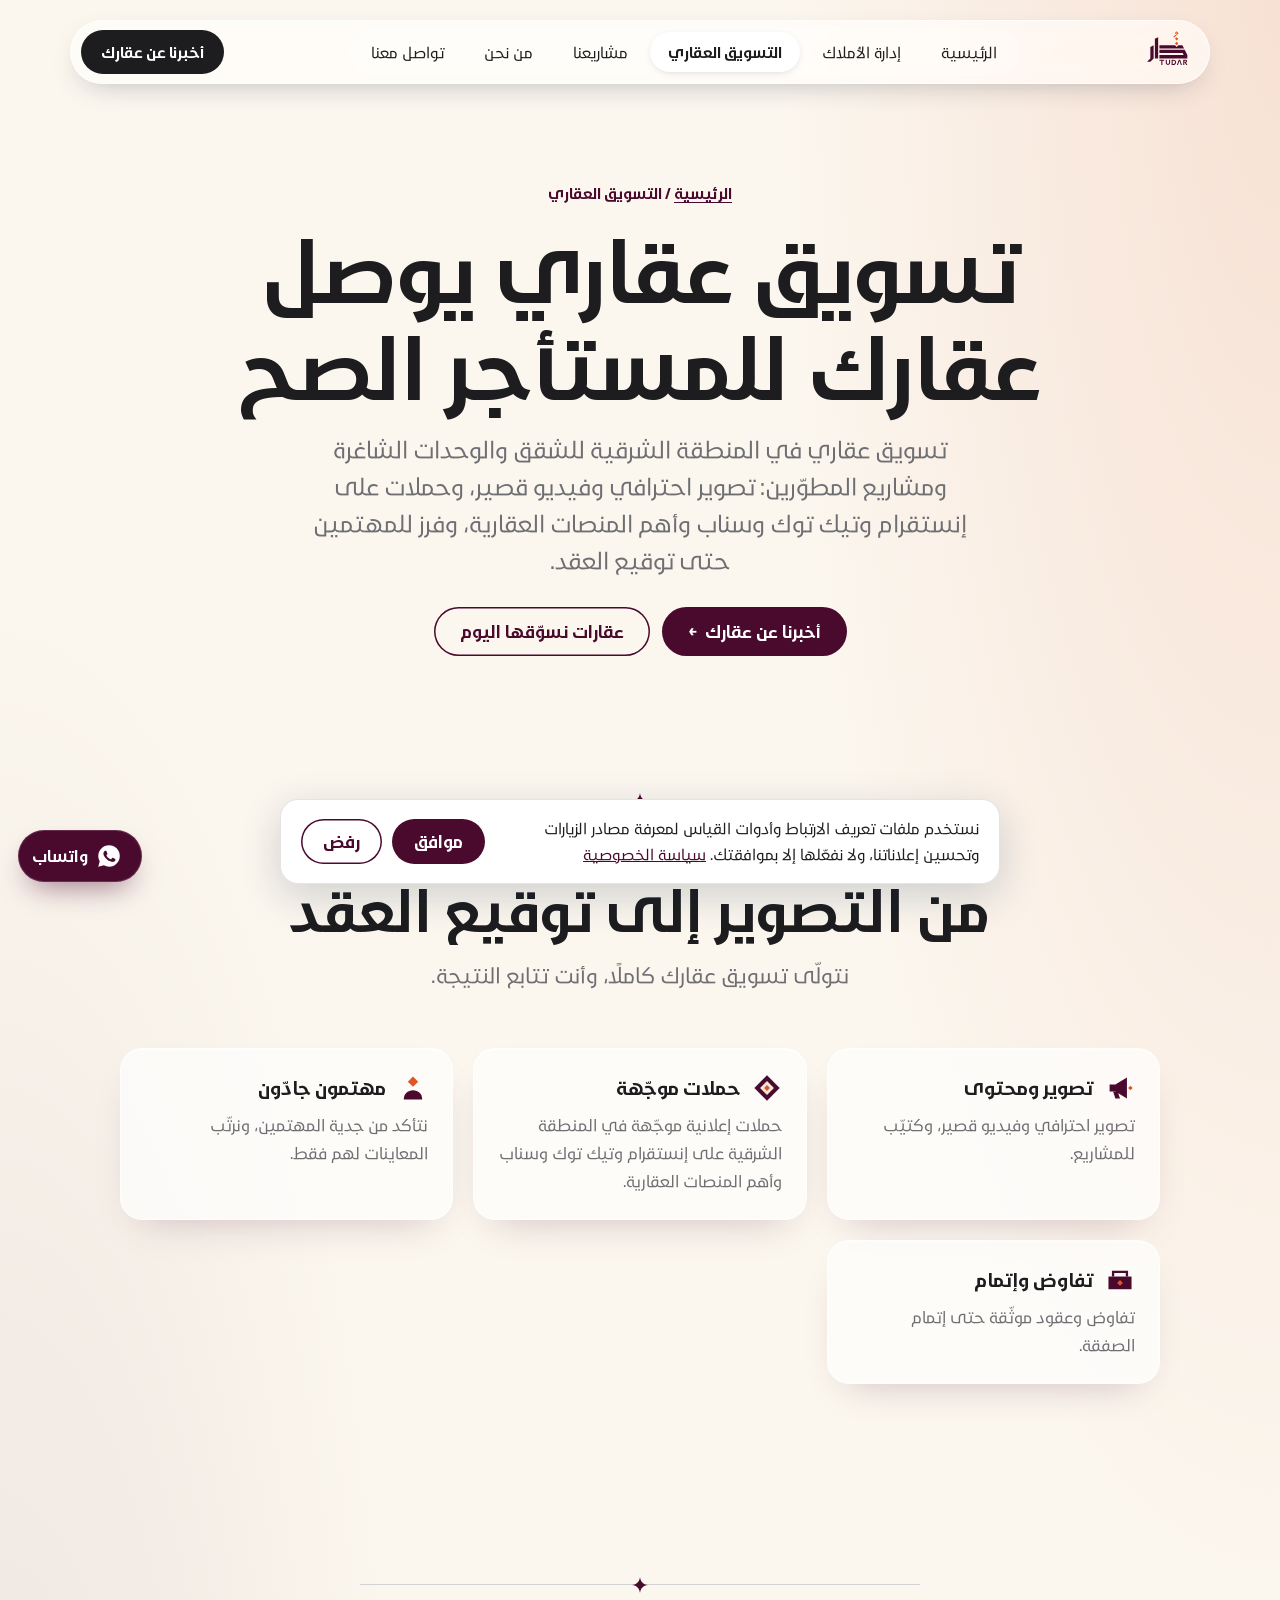
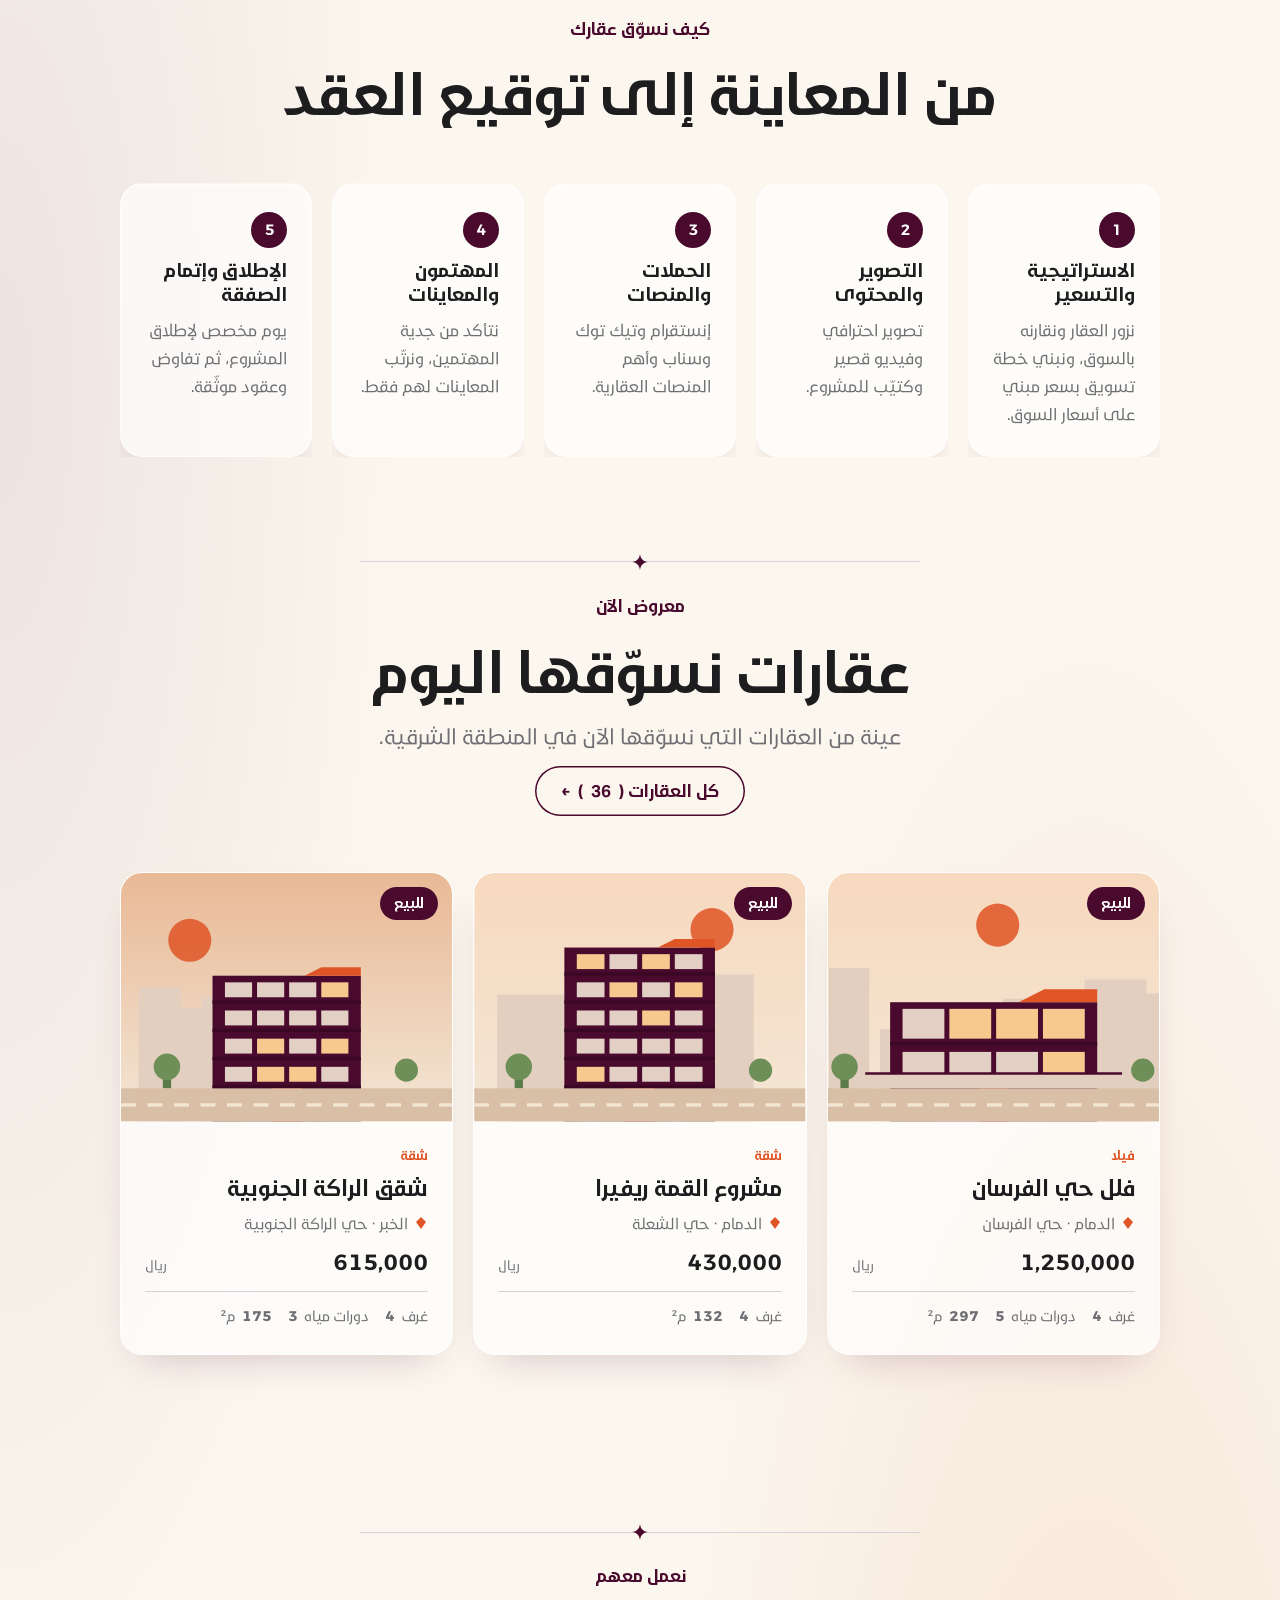
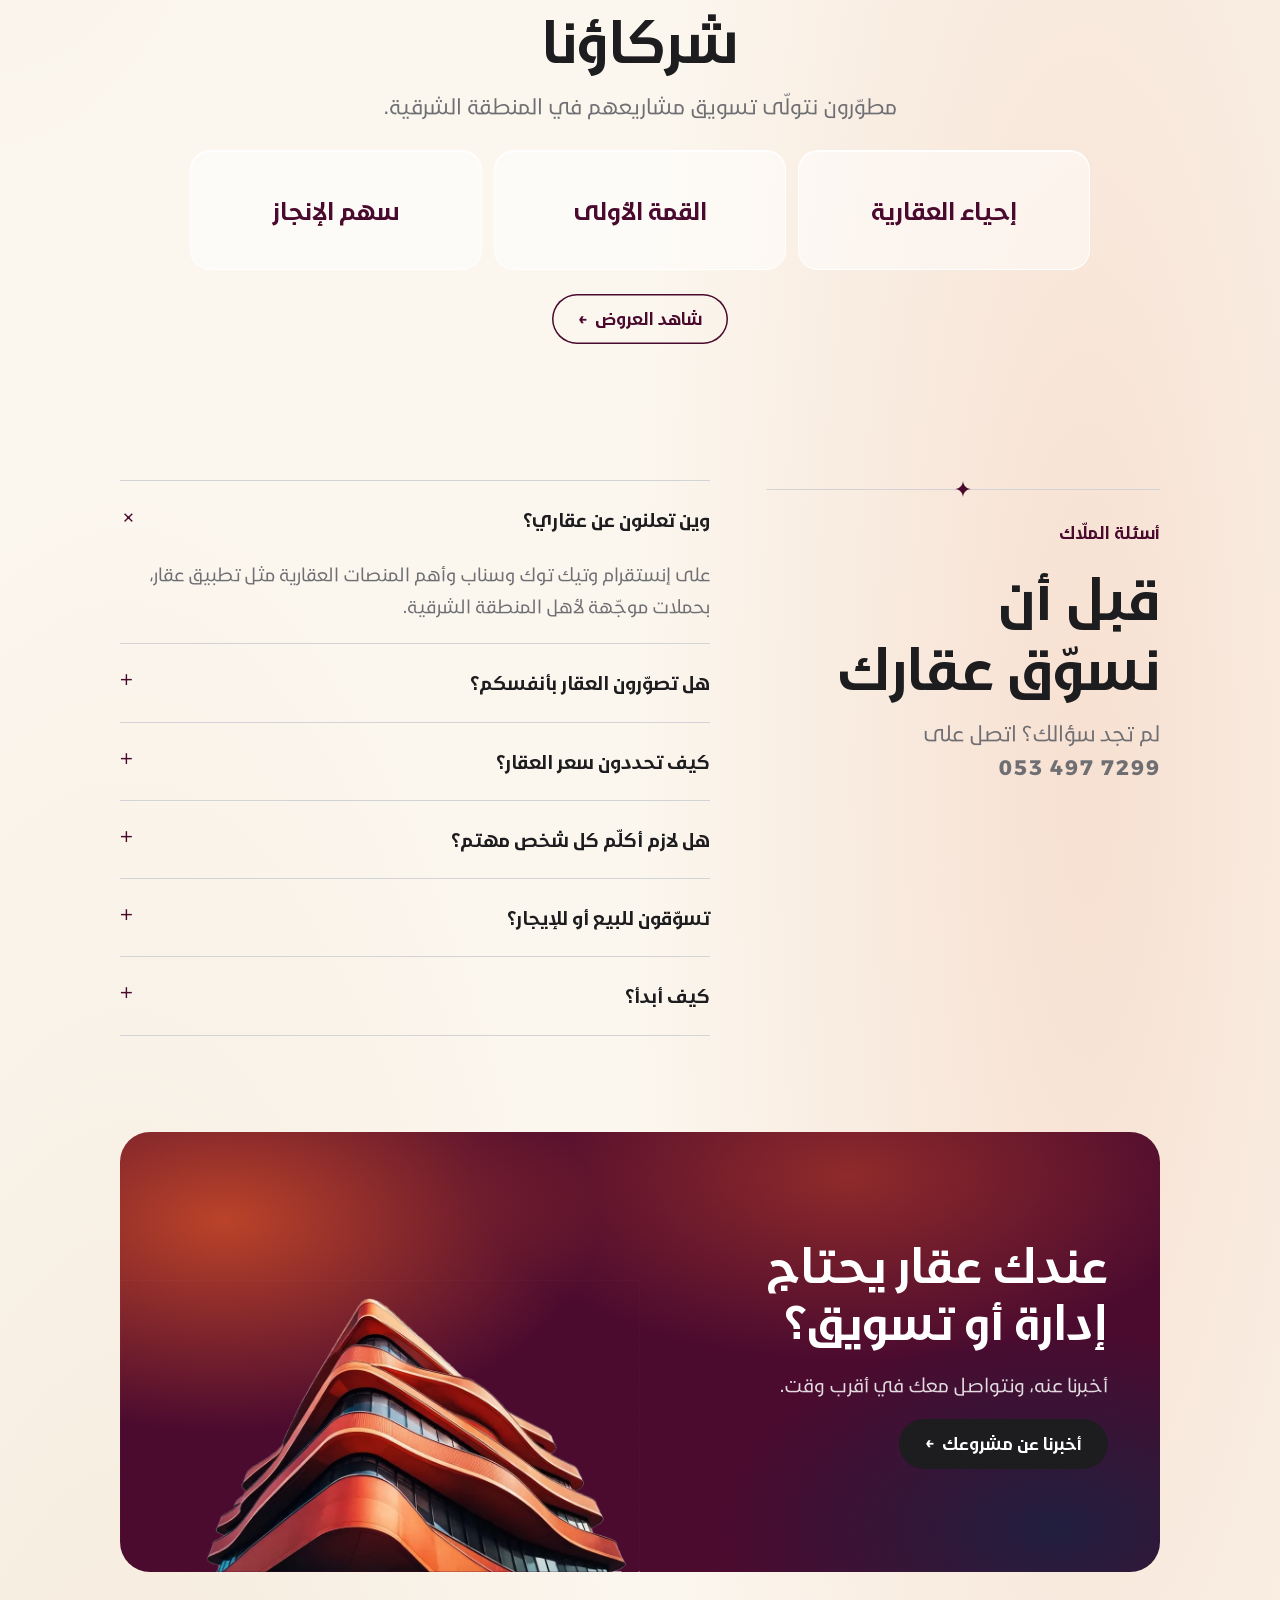
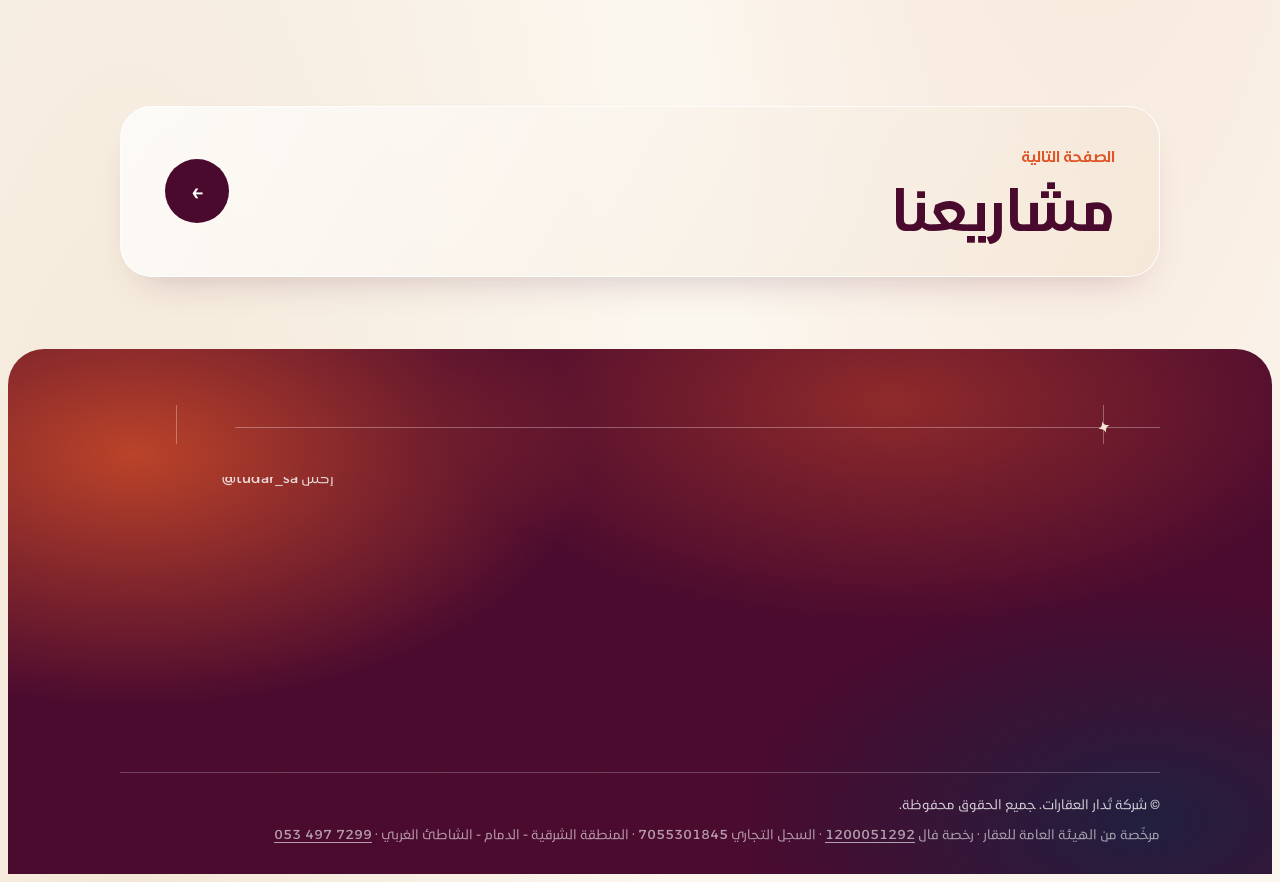
<file: real-estate-marketing.html>
<!doctype html>
<html lang="ar" dir="rtl">
<head>
<meta charset="utf-8">
<meta name="robots" content="noindex,nofollow"><!-- نسخة المعاينة فقط: tools/make-production.mjs يحذف هذا السطر -->
<meta name="viewport" content="width=device-width,initial-scale=1,viewport-fit=cover">
<title>تسويق عقاري في الشرقية | أجّر وحداتك أسرع | تُدار</title>
<meta name="description" content="نسوّق شققك الشاغرة ومشاريعك في الدمام والخبر والظهران بتصوير ومحتوى وإعلانات موجّهة لأهل الشرقية، ونفرز المهتمين حتى توقيع العقد.">
<meta name="theme-color" content="#FFFFFF">
<link rel="canonical" href="https://tudar.sa/real-estate-marketing">
<link rel="alternate" hreflang="ar-SA" href="https://tudar.sa/real-estate-marketing">
<link rel="alternate" hreflang="x-default" href="https://tudar.sa/real-estate-marketing">
<link rel="icon" href="favicon.svg" type="image/svg+xml">
<link rel="icon" href="favicon-32.png" sizes="32x32" type="image/png">
<link rel="apple-touch-icon" href="apple-touch-icon.png">
<meta property="og:type" content="website">
<meta property="og:locale" content="ar_SA">
<meta property="og:site_name" content="تُدار العقارات">
<meta property="og:title" content="تسويق عقاري في الشرقية | أجّر وحداتك أسرع | تُدار">
<meta property="og:description" content="نسوّق شققك الشاغرة ومشاريعك في الدمام والخبر والظهران بتصوير ومحتوى وإعلانات موجّهة لأهل الشرقية، ونفرز المهتمين حتى توقيع العقد.">
<meta property="og:url" content="https://tudar.sa/real-estate-marketing">
<meta property="og:image" content="https://tudar.sa/og-image.jpg">
<meta property="og:image:width" content="1200">
<meta property="og:image:height" content="630">
<meta name="twitter:card" content="summary_large_image">
<link rel="preload" href="assets/fonts/Noor-Bold.woff2" as="font" type="font/woff2" crossorigin>
<link rel="preload" href="assets/fonts/Noor-Regular.woff2" as="font" type="font/woff2" crossorigin>
<!-- التنسيقات: كل ملف مسؤول عن جزء، والترتيب مهم (الأخير يغلب) -->
<link rel="stylesheet" href="assets/css/00-fonts.css">
<link rel="stylesheet" href="assets/css/01-base.css">
<link rel="stylesheet" href="assets/css/02-buttons-header.css">
<link rel="stylesheet" href="assets/css/03-sections.css">
<link rel="stylesheet" href="assets/css/04-management.css">
<link rel="stylesheet" href="assets/css/05-projects.css">
<link rel="stylesheet" href="assets/css/06-nav-hero.css">
<link rel="stylesheet" href="assets/css/07-motion-support.css">
<link rel="stylesheet" href="assets/css/08-brand-overrides.css">
<link rel="stylesheet" href="assets/css/09-glass-cover.css">
<link rel="stylesheet" href="assets/css/10-performance.css">
<link rel="stylesheet" href="assets/css/11-next-page.css">
<link rel="stylesheet" href="assets/css/12-calculator.css">
<link rel="stylesheet" href="assets/css/13-cover-headline.css">
<link rel="stylesheet" href="assets/css/14-refresh.css">
<link rel="stylesheet" href="assets/css/15-seo-pages.css">
<!-- Google Tag Manager (GTM-K3HG7TJR). لتغيير الحاوية: استبدل المعرّف هنا وفي الجزء noscript أعلى <body>.
     كل أكواد القياس والبكسلات (GA4 وMeta وTikTok وSnap وX) تُضاف من داخل GTM، ولا تعمل قبل موافقة الزائر. -->
<script>
window.dataLayer=window.dataLayer||[];function gtag(){dataLayer.push(arguments)}
gtag("consent","default",{ad_storage:"denied",ad_user_data:"denied",ad_personalization:"denied",analytics_storage:"denied",wait_for_update:500});
try{if(localStorage.getItem("tdr_consent")==="granted"){gtag("consent","update",{ad_storage:"granted",ad_user_data:"granted",ad_personalization:"granted",analytics_storage:"granted"});dataLayer.push({event:"consent_granted"})}}catch(e){}
(function(w,d,s,l,i){if(/^\{\{/.test(i))return;w[l].push({"gtm.start":new Date().getTime(),event:"gtm.js"});var f=d.getElementsByTagName(s)[0],j=d.createElement(s);j.async=true;j.src="https://www.googletagmanager.com/gtm.js?id="+i;f.parentNode.insertBefore(j,f)})(window,document,"script","dataLayer","GTM-K3HG7TJR");
</script>
<!-- End Google Tag Manager -->
<script type="application/ld+json">{"@context":"https://schema.org","@type":"RealEstateAgent","@id":"https://tudar.sa/#organization","name":"تُدار العقارات","alternateName":["تدار العقارات","شركة تُدار العقارات","Tudar Real Estate","TUDAR"],"url":"https://tudar.sa/","logo":"https://tudar.sa/icon-512.png","image":"https://tudar.sa/og-image.jpg","slogan":"نُدير لك أملاكك، ونسوّق لك عقارك","description":"تُدار العقارات شركة إدارة أملاك وتسويق عقاري مرخّصة من الهيئة العامة للعقار (رخصة فال 1200051292)، تخدم ملّاك العقارات في الدمام والخبر والظهران وبقية المنطقة الشرقية.","telephone":"+966534977299","identifier":{"@type":"PropertyValue","name":"رخصة فال","value":"1200051292","url":"https://aqari.rega.gov.sa/Inquires/Brokerage/Details/1200051292"},"address":{"@type":"PostalAddress","streetAddress":"حي الشاطئ الغربي","addressLocality":"الدمام","addressRegion":"المنطقة الشرقية","addressCountry":"SA"},"areaServed":[{"@type":"City","name":"الدمام"},{"@type":"City","name":"الخبر"},{"@type":"City","name":"الظهران"},{"@type":"City","name":"القطيف"},{"@type":"City","name":"الجبيل"},{"@type":"City","name":"الأحساء"},{"@type":"City","name":"رأس تنورة"}],"openingHours":"Su-Th 09:00-17:00","openingHoursSpecification":{"@type":"OpeningHoursSpecification","dayOfWeek":["Sunday","Monday","Tuesday","Wednesday","Thursday"],"opens":"09:00","closes":"17:00"},"contactPoint":{"@type":"ContactPoint","telephone":"+966534977299","contactType":"customer service","availableLanguage":["ar"],"hoursAvailable":{"@type":"OpeningHoursSpecification","dayOfWeek":["Sunday","Monday","Tuesday","Wednesday","Thursday"],"opens":"09:00","closes":"21:00"}},"sameAs":["https://www.instagram.com/tudar_sa","https://www.tiktok.com/@tudar.sa","https://x.com/tudar_sa"]}</script>
<script type="application/ld+json">{"@context":"https://schema.org","@type":"BreadcrumbList","itemListElement":[{"@type":"ListItem","position":1,"name":"الرئيسية","item":"https://tudar.sa/"},{"@type":"ListItem","position":2,"name":"التسويق العقاري","item":"https://tudar.sa/real-estate-marketing"}]}</script>
<script type="application/ld+json">{"@context":"https://schema.org","@type":"Service","name":"التسويق العقاري في المنطقة الشرقية","serviceType":"تسويق عقاري","url":"https://tudar.sa/real-estate-marketing","description":"تسويق الشقق والوحدات الشاغرة ومشاريع المطوّرين: تصوير احترافي وفيديو قصير، وحملات موجّهة، وفرز المهتمين وتنسيق المعاينات حتى إتمام الصفقة.","provider":{"@id":"https://tudar.sa/#organization"},"areaServed":[{"@type":"City","name":"الدمام"},{"@type":"City","name":"الخبر"},{"@type":"City","name":"الظهران"},{"@type":"City","name":"القطيف"},{"@type":"City","name":"الجبيل"},{"@type":"City","name":"الأحساء"},{"@type":"City","name":"رأس تنورة"}]}</script>
<script type="application/ld+json">{"@context":"https://schema.org","@type":"FAQPage","mainEntity":[{"@type":"Question","name":"وين تعلنون عن عقاري؟","acceptedAnswer":{"@type":"Answer","text":"على إنستقرام وتيك توك وسناب وأهم المنصات العقارية مثل تطبيق عقار، بحملات موجّهة لأهل المنطقة الشرقية."}},{"@type":"Question","name":"هل تصوّرون العقار بأنفسكم؟","acceptedAnswer":{"@type":"Answer","text":"نعم. نصوّر العقار تصويرًا احترافيًا، ونجهّز فيديو قصيرًا، وللمشاريع كتيّبًا خاصًا."}},{"@type":"Question","name":"كيف تحددون سعر العقار؟","acceptedAnswer":{"@type":"Answer","text":"نزور العقار ونقارنه بالعقارات المشابهة في السوق، ونبني خطة التسويق على سعر مبني على أسعار السوق."}},{"@type":"Question","name":"هل لازم أكلّم كل شخص مهتم؟","acceptedAnswer":{"@type":"Answer","text":"لا. نتأكد من جدية المهتمين بأنفسنا، ونرتّب المعاينات للجادّين فقط، فلا يضيع وقتك."}},{"@type":"Question","name":"تسوّقون للبيع أو للإيجار؟","acceptedAnswer":{"@type":"Answer","text":"الاثنين: شقق وفلل وأراضٍ ووحدات تجارية للبيع والإيجار، ومشاريع كاملة للمطوّرين."}},{"@type":"Question","name":"كيف أبدأ؟","acceptedAnswer":{"@type":"Answer","text":"املأ نموذج «أخبرنا عن عقارك» واختر «تسويق عقاري»، ويتواصل معك فريقنا خلال يوم عمل."}}]}</script>
</head>
<body data-page="real-estate-marketing">
<!-- Google Tag Manager (noscript) -->
<noscript><iframe src="https://www.googletagmanager.com/ns.html?id=GTM-K3HG7TJR" height="0" width="0" style="display:none;visibility:hidden"></iframe></noscript>
<!-- End Google Tag Manager (noscript) -->
<header class="top">
  <div class="wrap">
    <nav class="nav" aria-label="القائمة الرئيسية">
      <a class="brand" href="./" aria-label="تُدار العقارات، الرئيسية"><span data-logo="primary"></span></a>
      <div class="links">
        <a href="./">الرئيسية</a>
        <a href="property-management">إدارة الأملاك</a>
        <a href="real-estate-marketing" aria-current="page">التسويق العقاري</a>
        <a href="projects">مشاريعنا</a>
        <a href="about">من نحن</a>
        <a href="contact">تواصل معنا</a>
      </div>
      <a class="btn btn-o" href="free-inspection">أخبرنا عن عقارك</a>
      <button class="menu-t" id="menuT" aria-label="القائمة" aria-controls="mobileNav" aria-expanded="false"><span class="ml m1"></span><span class="ml m2"></span></button>
    </nav>
    <div class="mobile" id="mobileNav">
      <a href="./">الرئيسية</a>
      <a href="property-management">إدارة الأملاك</a>
      <a href="real-estate-marketing" aria-current="page">التسويق العقاري</a>
      <a href="projects">مشاريعنا</a>
      <a href="calculator">الحاسبة</a>
      <a href="about">من نحن</a>
      <a href="free-inspection">افحص عمارتك مجانًا</a>
      <a href="contact">تواصل معنا</a>
    </div>
  </div>
</header>

<main id="app"><div class="page">
<section class="phead"><div class="wrap"><nav class="crumb" aria-label="مسار الصفحة"><a href="./">الرئيسية</a> / التسويق العقاري</nav><h1>تسويق عقاري يوصل عقارك للمستأجر الصح</h1><p>تسويق عقاري في المنطقة الشرقية للشقق والوحدات الشاغرة ومشاريع المطوّرين: تصوير احترافي وفيديو قصير، وحملات على إنستقرام وتيك توك وسناب وأهم المنصات العقارية، وفرز للمهتمين حتى توقيع العقد.</p><div style="display:flex;gap:12px;flex-wrap:wrap;margin-top:28px"><a class="btn btn-o" href="free-inspection?svc=mk">أخبرنا عن عقارك <span class="arr">←</span></a><a class="btn btn-g" href="projects">عقارات نسوّقها اليوم</a></div></div><span class="deco" data-logo="markrev"></span></section>
<section class="sandbg"><div class="wrap">
  <div class="sec-head"><span class="eyebrow">ماذا نقدّم</span><h2>من التصوير إلى توقيع العقد</h2><p>نتولّى تسويق عقارك كاملًا، وأنت تتابع النتيجة.</p></div>
  <div class="feat">
    <div><svg class="ico" aria-hidden="true" focusable="false" viewBox="0 0 52 52"><path d="M8 20h10l20-12v36L18 32H8z" fill="#4A0A2E"/><path d="M14 32h8l4 12h-8z" fill="#4A0A2E"/><path d="M44 22l4 4-4 4-4-4z" fill="#E05526"/></svg><h3>تصوير ومحتوى</h3><p>تصوير احترافي وفيديو قصير، وكتيّب للمشاريع.</p></div>
    <div><svg class="ico" aria-hidden="true" focusable="false" viewBox="0 0 52 52"><path d="M26 4l22 22-22 22L4 26z" fill="#4A0A2E"/><path d="M26 14l12 12-12 12-12-12z" fill="#F3E6D5"/><path d="M26 21l5 5-5 5-5-5z" fill="#E05526"/></svg><h3>حملات موجّهة</h3><p>حملات إعلانية موجّهة في المنطقة الشرقية على إنستقرام وتيك توك وسناب وأهم المنصات العقارية.</p></div>
    <div><svg class="ico" aria-hidden="true" focusable="false" viewBox="0 0 52 52"><path d="M26 6l9 9-9 9-9-9z" fill="#E05526"/><path d="M10 46c0-10 7-16 16-16s16 6 16 16z" fill="#4A0A2E"/></svg><h3>مهتمون جادّون</h3><p>نتأكد من جدية المهتمين، ونرتّب المعاينات لهم فقط.</p></div>
    <div><svg class="ico" aria-hidden="true" focusable="false" viewBox="0 0 52 52"><rect x="6" y="20" width="40" height="22" fill="#4A0A2E"/><path d="M14 20V12h24v8" stroke="#4A0A2E" stroke-width="4" fill="none"/><path d="M26 26l5 5-5 5-5-5z" fill="#E05526"/></svg><h3>تفاوض وإتمام</h3><p>تفاوض وعقود موثّقة حتى إتمام الصفقة.</p></div>
  </div>
</div></section>
<section class="dark"><div class="wrap">
  <div class="sec-head"><span class="eyebrow">كيف نسوّق عقارك</span><h2>من المعاينة إلى توقيع العقد</h2></div>
  <div class="steps">
    <div><h3>الاستراتيجية والتسعير</h3><p>نزور العقار ونقارنه بالسوق، ونبني خطة تسويق بسعر مبني على أسعار السوق.</p></div>
    <div><h3>التصوير والمحتوى</h3><p>تصوير احترافي وفيديو قصير وكتيّب للمشروع.</p></div>
    <div><h3>الحملات والمنصات</h3><p>إنستقرام وتيك توك وسناب وأهم المنصات العقارية.</p></div>
    <div><h3>المهتمون والمعاينات</h3><p>نتأكد من جدية المهتمين، ونرتّب المعاينات لهم فقط.</p></div>
    <div><h3>الإطلاق وإتمام الصفقة</h3><p>يوم مخصص لإطلاق المشروع، ثم تفاوض وعقود موثّقة.</p></div>
  </div>
</div></section>
<section class="dark hx"><div class="wrap">
  <div class="sec-head"><span class="eyebrow">معروض الآن</span><h2>عقارات نسوّقها اليوم</h2><p>عينة من العقارات التي نسوّقها الآن في المنطقة الشرقية.</p><a class="btn btn-g" href="projects">كل العقارات (<span data-cnt="ls">36</span>) <span class="arr">←</span></a></div>
  <div class="hx-view"><div class="grid3" id="mlist"><!--LISTINGS-MKT--><button class="card lcard" data-open="6775215" aria-label="تفاصيل فلل حي الفرسان"><div class="ph"><svg viewBox="0 0 400 300" preserveAspectRatio="xMidYMid slice" xmlns="http://www.w3.org/2000/svg" aria-hidden="true"><defs><linearGradient id="sk56" x1="0" y1="0" x2="0" y2="1"><stop offset="0" stop-color="#F7D9BE"/><stop offset="1" stop-color="#F3E6D5"/></linearGradient></defs><rect width="400" height="300" fill="url(#sk56)"/><circle cx="204.88683127572017" cy="62.89184670781893" r="26" fill="#E05526" opacity="0.85"/><rect x="312.0781893004115" y="145.37885802469137" width="96.65925068587106" height="154.62114197530863" fill="#E3CFC0"/><rect x="1.1574074074074074" y="114.64158950617283" width="48.67558299039781" height="185.35841049382717" fill="#E3CFC0"/><rect x="211.5329218106996" y="151.61265432098764" width="101.64098936899862" height="148.38734567901236" fill="#E3CFC0"/><rect x="309.87139917695475" y="128.7920524691358" width="74.7221364883402" height="171.2079475308642" fill="#E3CFC0"/><rect x="62.839506172839506" y="188.6797839506173" width="67.08569101508917" height="111.32021604938271" fill="#E3CFC0"/><rect x="75" y="156" width="250" height="144" fill="#4A0A2E"/><path d="M75 156l155 0 31.2 -15.6 63.8 0 0 15.6z" fill="#E05526"/><rect x="90" y="164" width="50.5" height="36" fill="#F3E6D5" opacity="0.9"/><rect x="146.5" y="164" width="50.5" height="36" fill="#F7C98F" opacity="1"/><rect x="203" y="164" width="50.5" height="36" fill="#F7C98F" opacity="1"/><rect x="259.5" y="164" width="50.5" height="36" fill="#F7C98F" opacity="1"/><rect x="75" y="204" width="250" height="4" fill="#3A0824"/><rect x="90" y="216" width="50.5" height="36" fill="#F3E6D5" opacity="0.9"/><rect x="146.5" y="216" width="50.5" height="36" fill="#F3E6D5" opacity="0.9"/><rect x="203" y="216" width="50.5" height="36" fill="#F3E6D5" opacity="0.9"/><rect x="259.5" y="216" width="50.5" height="36" fill="#F7C98F" opacity="1"/><rect x="75" y="256" width="250" height="4" fill="#3A0824"/><rect x="182" y="260" width="36" height="40" fill="#E05526"/><rect x="45" y="242" width="310" height="18" fill="#E3CFC0"/><path d="M45 242h310" stroke="#4A0A2E" stroke-width="3"/><rect x="15" y="240" width="10" height="20" fill="#5B7B4A"/><circle cx="20" cy="234" r="16" fill="#6E8F57"/><circle cx="380" cy="238" r="14" fill="#6E8F57"/><rect y="260" width="400" height="40" fill="#D9BFA6"/><rect x="0" y="278" width="18" height="4" fill="#F3E6D5"/><rect x="32" y="278" width="18" height="4" fill="#F3E6D5"/><rect x="64" y="278" width="18" height="4" fill="#F3E6D5"/><rect x="96" y="278" width="18" height="4" fill="#F3E6D5"/><rect x="128" y="278" width="18" height="4" fill="#F3E6D5"/><rect x="160" y="278" width="18" height="4" fill="#F3E6D5"/><rect x="192" y="278" width="18" height="4" fill="#F3E6D5"/><rect x="224" y="278" width="18" height="4" fill="#F3E6D5"/><rect x="256" y="278" width="18" height="4" fill="#F3E6D5"/><rect x="288" y="278" width="18" height="4" fill="#F3E6D5"/><rect x="320" y="278" width="18" height="4" fill="#F3E6D5"/><rect x="352" y="278" width="18" height="4" fill="#F3E6D5"/><rect x="384" y="278" width="18" height="4" fill="#F3E6D5"/><rect x="416" y="278" width="18" height="4" fill="#F3E6D5"/></svg><img class="lph" src="https://images.aqar.fm/webp/750x0/props/002983061_1786957345962.jpg" alt="فيلا حي الفرسان، الدمام" loading="lazy" decoding="async" referrerpolicy="no-referrer" onerror="this.remove()"><span class="badge b">للبيع</span></div><div class="bd"><span class="lk">فيلا</span><h3>فلل حي الفرسان</h3><div class="loc"><svg aria-hidden="true" width="14" height="14" viewBox="0 0 14 14"><path d="M7 1l5 5-5 7-5-7z" fill="#E05526"/></svg>الدمام · حي الفرسان</div><div class="price"><b class="num">1,250,000</b><small>ريال</small></div><div class="specs"><span>غرف <b class="num">4</b></span><span>دورات مياه <b class="num">5</b></span><span><b class="num">297</b> م²</span></div></div></button><button class="card lcard" data-open="6928576" aria-label="تفاصيل مشروع القمة ريفيرا"><div class="ph"><svg viewBox="0 0 400 300" preserveAspectRatio="xMidYMid slice" xmlns="http://www.w3.org/2000/svg" aria-hidden="true"><defs><linearGradient id="sk60" x1="0" y1="0" x2="0" y2="1"><stop offset="0" stop-color="#F7D9BE"/><stop offset="1" stop-color="#F3E6D5"/></linearGradient></defs><rect width="400" height="300" fill="url(#sk60)"/><circle cx="287.3600823045267" cy="68.35532407407408" r="26" fill="#E05526" opacity="0.85"/><rect x="256.1179698216735" y="122.59953703703704" width="81.60901063100137" height="177.40046296296296" fill="#E3CFC0"/><rect x="47.66632373113854" y="185.47337962962962" width="80.07596021947873" height="114.52662037037037" fill="#E3CFC0"/><rect x="182.7331961591221" y="146.05555555555554" width="55.04753943758573" height="153.94444444444446" fill="#E3CFC0"/><rect x="27.985253772290807" y="146.8460648148148" width="105.69041495198903" height="153.1539351851852" fill="#E3CFC0"/><rect x="150.0891632373114" y="150.3449074074074" width="51.17125342935528" height="149.6550925925926" fill="#E3CFC0"/><rect x="109.09807956104252" y="90" width="181.80384087791495" height="210" fill="#4A0A2E"/><path d="M109.09807956104252 90l112.71838134430728 0 20.4 -10.2 48.68545953360768 0 0 10.2z" fill="#E05526"/><rect x="124.09807956104252" y="98" width="33.45096021947874" height="18" fill="#F7C98F" opacity="1"/><rect x="163.54903978052127" y="98" width="33.45096021947874" height="18" fill="#F3E6D5" opacity="0.9"/><rect x="203" y="98" width="33.45096021947874" height="18" fill="#F7C98F" opacity="1"/><rect x="242.45096021947876" y="98" width="33.45096021947874" height="18" fill="#F3E6D5" opacity="0.9"/><rect x="109.09807956104252" y="120" width="181.80384087791495" height="4" fill="#3A0824"/><rect x="124.09807956104252" y="132" width="33.45096021947874" height="18" fill="#F3E6D5" opacity="0.9"/><rect x="163.54903978052127" y="132" width="33.45096021947874" height="18" fill="#F7C98F" opacity="1"/><rect x="203" y="132" width="33.45096021947874" height="18" fill="#F3E6D5" opacity="0.9"/><rect x="242.45096021947876" y="132" width="33.45096021947874" height="18" fill="#F7C98F" opacity="1"/><rect x="109.09807956104252" y="154" width="181.80384087791495" height="4" fill="#3A0824"/><rect x="124.09807956104252" y="166" width="33.45096021947874" height="18" fill="#F3E6D5" opacity="0.9"/><rect x="163.54903978052127" y="166" width="33.45096021947874" height="18" fill="#F3E6D5" opacity="0.9"/><rect x="203" y="166" width="33.45096021947874" height="18" fill="#F7C98F" opacity="1"/><rect x="242.45096021947876" y="166" width="33.45096021947874" height="18" fill="#F3E6D5" opacity="0.9"/><rect x="109.09807956104252" y="188" width="181.80384087791495" height="4" fill="#3A0824"/><rect x="124.09807956104252" y="200" width="33.45096021947874" height="18" fill="#F3E6D5" opacity="0.9"/><rect x="163.54903978052127" y="200" width="33.45096021947874" height="18" fill="#F3E6D5" opacity="0.9"/><rect x="203" y="200" width="33.45096021947874" height="18" fill="#F3E6D5" opacity="0.9"/><rect x="242.45096021947876" y="200" width="33.45096021947874" height="18" fill="#F3E6D5" opacity="0.9"/><rect x="109.09807956104252" y="222" width="181.80384087791495" height="4" fill="#3A0824"/><rect x="124.09807956104252" y="234" width="33.45096021947874" height="18" fill="#F7C98F" opacity="1"/><rect x="163.54903978052127" y="234" width="33.45096021947874" height="18" fill="#F3E6D5" opacity="0.9"/><rect x="203" y="234" width="33.45096021947874" height="18" fill="#F3E6D5" opacity="0.9"/><rect x="242.45096021947876" y="234" width="33.45096021947874" height="18" fill="#F3E6D5" opacity="0.9"/><rect x="109.09807956104252" y="256" width="181.80384087791495" height="4" fill="#3A0824"/><rect x="182" y="260" width="36" height="40" fill="#E05526"/><rect x="49.098079561042525" y="240" width="10" height="20" fill="#5B7B4A"/><circle cx="54.098079561042525" cy="234" r="16" fill="#6E8F57"/><circle cx="345.90192043895746" cy="238" r="14" fill="#6E8F57"/><rect y="260" width="400" height="40" fill="#D9BFA6"/><rect x="0" y="278" width="18" height="4" fill="#F3E6D5"/><rect x="32" y="278" width="18" height="4" fill="#F3E6D5"/><rect x="64" y="278" width="18" height="4" fill="#F3E6D5"/><rect x="96" y="278" width="18" height="4" fill="#F3E6D5"/><rect x="128" y="278" width="18" height="4" fill="#F3E6D5"/><rect x="160" y="278" width="18" height="4" fill="#F3E6D5"/><rect x="192" y="278" width="18" height="4" fill="#F3E6D5"/><rect x="224" y="278" width="18" height="4" fill="#F3E6D5"/><rect x="256" y="278" width="18" height="4" fill="#F3E6D5"/><rect x="288" y="278" width="18" height="4" fill="#F3E6D5"/><rect x="320" y="278" width="18" height="4" fill="#F3E6D5"/><rect x="352" y="278" width="18" height="4" fill="#F3E6D5"/><rect x="384" y="278" width="18" height="4" fill="#F3E6D5"/><rect x="416" y="278" width="18" height="4" fill="#F3E6D5"/></svg><img class="lph" src="https://images.aqar.fm/webp/750x0/props/002983067_1793512989693.jpg" alt="شقة حي الشعلة، الدمام" loading="lazy" decoding="async" referrerpolicy="no-referrer" onerror="this.remove()"><span class="badge b">للبيع</span></div><div class="bd"><span class="lk">شقة</span><h3>مشروع القمة ريفيرا</h3><div class="loc"><svg aria-hidden="true" width="14" height="14" viewBox="0 0 14 14"><path d="M7 1l5 5-5 7-5-7z" fill="#E05526"/></svg>الدمام · حي الشعلة</div><div class="price"><b class="num">430,000</b><small>ريال</small></div><div class="specs"><span>غرف <b class="num">4</b></span><span><b class="num">132</b> م²</span></div></div></button><button class="card lcard" data-open="6853685" aria-label="تفاصيل شقق الراكة الجنوبية"><div class="ph"><svg viewBox="0 0 400 300" preserveAspectRatio="xMidYMid slice" xmlns="http://www.w3.org/2000/svg" aria-hidden="true"><defs><linearGradient id="sk53" x1="0" y1="0" x2="0" y2="1"><stop offset="0" stop-color="#E9B996"/><stop offset="1" stop-color="#F3E6D5"/></linearGradient></defs><rect width="400" height="300" fill="url(#sk53)"/><circle cx="83.03189300411523" cy="81.29423868312757" r="26" fill="#E05526" opacity="0.85"/><rect x="54.04835390946502" y="162.4633487654321" width="107.94693072702331" height="137.5366512345679" fill="#E3CFC0"/><rect x="166.27572016460906" y="151.51774691358025" width="77.62530006858711" height="148.48225308641975" fill="#E3CFC0"/><rect x="233.1327160493827" y="155.78047839506172" width="49.0860768175583" height="144.21952160493828" fill="#E3CFC0"/><rect x="21.286008230452673" y="137.75154320987656" width="51.49592764060357" height="162.24845679012344" fill="#E3CFC0"/><rect x="97.4022633744856" y="149.93094135802468" width="44.02151920438958" height="150.06905864197532" fill="#E3CFC0"/><rect x="110.477280521262" y="124" width="179.045438957476" height="176" fill="#4A0A2E"/><path d="M110.477280521262 124l111.00817215363512 0 20.4 -10.2 47.63726680384088 0 0 10.2z" fill="#E05526"/><rect x="125.477280521262" y="132" width="32.761359739369" height="18" fill="#F3E6D5" opacity="0.9"/><rect x="164.238640260631" y="132" width="32.761359739369" height="18" fill="#F3E6D5" opacity="0.9"/><rect x="203" y="132" width="32.761359739369" height="18" fill="#F3E6D5" opacity="0.9"/><rect x="241.761359739369" y="132" width="32.761359739369" height="18" fill="#F7C98F" opacity="1"/><rect x="110.477280521262" y="154" width="179.045438957476" height="4" fill="#3A0824"/><rect x="125.477280521262" y="166" width="32.761359739369" height="18" fill="#F3E6D5" opacity="0.9"/><rect x="164.238640260631" y="166" width="32.761359739369" height="18" fill="#F3E6D5" opacity="0.9"/><rect x="203" y="166" width="32.761359739369" height="18" fill="#F3E6D5" opacity="0.9"/><rect x="241.761359739369" y="166" width="32.761359739369" height="18" fill="#F3E6D5" opacity="0.9"/><rect x="110.477280521262" y="188" width="179.045438957476" height="4" fill="#3A0824"/><rect x="125.477280521262" y="200" width="32.761359739369" height="18" fill="#F3E6D5" opacity="0.9"/><rect x="164.238640260631" y="200" width="32.761359739369" height="18" fill="#F7C98F" opacity="1"/><rect x="203" y="200" width="32.761359739369" height="18" fill="#F3E6D5" opacity="0.9"/><rect x="241.761359739369" y="200" width="32.761359739369" height="18" fill="#F7C98F" opacity="1"/><rect x="110.477280521262" y="222" width="179.045438957476" height="4" fill="#3A0824"/><rect x="125.477280521262" y="234" width="32.761359739369" height="18" fill="#F3E6D5" opacity="0.9"/><rect x="164.238640260631" y="234" width="32.761359739369" height="18" fill="#F7C98F" opacity="1"/><rect x="203" y="234" width="32.761359739369" height="18" fill="#F7C98F" opacity="1"/><rect x="241.761359739369" y="234" width="32.761359739369" height="18" fill="#F3E6D5" opacity="0.9"/><rect x="110.477280521262" y="256" width="179.045438957476" height="4" fill="#3A0824"/><rect x="182" y="260" width="36" height="40" fill="#E05526"/><rect x="50.477280521262" y="240" width="10" height="20" fill="#5B7B4A"/><circle cx="55.477280521262" cy="234" r="16" fill="#6E8F57"/><circle cx="344.522719478738" cy="238" r="14" fill="#6E8F57"/><rect y="260" width="400" height="40" fill="#D9BFA6"/><rect x="0" y="278" width="18" height="4" fill="#F3E6D5"/><rect x="32" y="278" width="18" height="4" fill="#F3E6D5"/><rect x="64" y="278" width="18" height="4" fill="#F3E6D5"/><rect x="96" y="278" width="18" height="4" fill="#F3E6D5"/><rect x="128" y="278" width="18" height="4" fill="#F3E6D5"/><rect x="160" y="278" width="18" height="4" fill="#F3E6D5"/><rect x="192" y="278" width="18" height="4" fill="#F3E6D5"/><rect x="224" y="278" width="18" height="4" fill="#F3E6D5"/><rect x="256" y="278" width="18" height="4" fill="#F3E6D5"/><rect x="288" y="278" width="18" height="4" fill="#F3E6D5"/><rect x="320" y="278" width="18" height="4" fill="#F3E6D5"/><rect x="352" y="278" width="18" height="4" fill="#F3E6D5"/><rect x="384" y="278" width="18" height="4" fill="#F3E6D5"/><rect x="416" y="278" width="18" height="4" fill="#F3E6D5"/></svg><img class="lph" src="https://images.aqar.fm/webp/750x0/props/002983064_1788333976640.jpg" alt="شقة حي الراكة الجنوبية، الخبر" loading="lazy" decoding="async" referrerpolicy="no-referrer" onerror="this.remove()"><span class="badge b">للبيع</span></div><div class="bd"><span class="lk">شقة</span><h3>شقق الراكة الجنوبية</h3><div class="loc"><svg aria-hidden="true" width="14" height="14" viewBox="0 0 14 14"><path d="M7 1l5 5-5 7-5-7z" fill="#E05526"/></svg>الخبر · حي الراكة الجنوبية</div><div class="price"><b class="num">615,000</b><small>ريال</small></div><div class="specs"><span>غرف <b class="num">4</b></span><span>دورات مياه <b class="num">3</b></span><span><b class="num">175</b> م²</span></div></div></button><!--/LISTINGS-MKT--></div></div>
</div></section>
<section class="partners"><div class="wrap">
  <div class="sec-head" style="margin-bottom:28px"><span class="eyebrow">نعمل معهم</span><h2>شركاؤنا</h2><p>مطوّرون نتولّى تسويق مشاريعهم في المنطقة الشرقية.</p></div>
  <ul class="ptiles p3" role="list"><li>إحياء العقارية</li><li>القمة الأولى</li><li>سهم الإنجاز</li></ul>
  <div style="display:flex;justify-content:center;margin-top:24px"><a href="projects" class="btn btn-g">شاهد العروض <span class="arr">←</span></a></div>
</div></section>
<section><div class="wrap faq-wrap">
  <div class="sec-head" style="margin:0"><span class="eyebrow">أسئلة الملّاك</span><h2>قبل أن نسوّق عقارك</h2><p>لم تجد سؤالك؟ اتصل على <b class="en" style="direction:ltr;display:inline-block">053 497 7299</b></p></div>
  <div class="faq">
    <details open><summary>وين تعلنون عن عقاري؟</summary><p>على إنستقرام وتيك توك وسناب وأهم المنصات العقارية مثل تطبيق عقار، بحملات موجّهة لأهل المنطقة الشرقية.</p></details>
    <details><summary>هل تصوّرون العقار بأنفسكم؟</summary><p>نعم. نصوّر العقار تصويرًا احترافيًا، ونجهّز فيديو قصيرًا، وللمشاريع كتيّبًا خاصًا.</p></details>
    <details><summary>كيف تحددون سعر العقار؟</summary><p>نزور العقار ونقارنه بالعقارات المشابهة في السوق، ونبني خطة التسويق على سعر مبني على أسعار السوق.</p></details>
    <details><summary>هل لازم أكلّم كل شخص مهتم؟</summary><p>لا. نتأكد من جدية المهتمين بأنفسنا، ونرتّب المعاينات للجادّين فقط، فلا يضيع وقتك.</p></details>
    <details><summary>تسوّقون للبيع أو للإيجار؟</summary><p>الاثنين: شقق وفلل وأراضٍ ووحدات تجارية للبيع والإيجار، ومشاريع كاملة للمطوّرين.</p></details>
    <details><summary>كيف أبدأ؟</summary><p>املأ نموذج «أخبرنا عن عقارك» واختر «تسويق عقاري»، ويتواصل معك فريقنا خلال يوم عمل.</p></details>
  </div>
</div></section>
<section class="cta-band"><div class="wrap"><div class="cta2"><div class="cta2-t"><h2>عندك عقار يحتاج إدارة أو تسويق؟</h2><p>أخبرنا عنه، ونتواصل معك في أقرب وقت.</p><a href="free-inspection" class="btn btn-w">أخبرنا عن مشروعك <span class="arr">←</span></a></div><div class="cta2-p" aria-hidden="true"></div></div></div></section><section class="nextp"><div class="wrap"><a class="np" href="projects"><span class="np-k">الصفحة التالية</span><b>مشاريعنا</b><span class="np-ar" aria-hidden="true">←</span></a></div></section>
</div></main>

<!-- زر واتساب العائم: الرقم في href، والرسالة المكتوبة مسبقًا بعد text= -->
<a class="wa-fab" data-waq href="https://wa.me/966534977299?text=%D8%A7%D9%84%D8%B3%D9%84%D8%A7%D9%85%20%D8%B9%D9%84%D9%8A%D9%83%D9%85%D8%8C%20%D8%A3%D8%B1%D8%BA%D8%A8%20%D9%81%D9%8A%20%D8%A7%D9%84%D8%A7%D8%B3%D8%AA%D9%81%D8%B3%D8%A7%D8%B1%20%D8%B9%D9%86%20%D8%AE%D8%AF%D9%85%D8%A7%D8%AA%20%D8%AA%D9%8F%D8%AF%D8%A7%D8%B1" target="_blank" rel="noopener" aria-label="راسلنا على واتساب"><svg viewBox="0 0 24 24" width="26" height="26" aria-hidden="true"><path fill="currentColor" d="M12.04 2C6.58 2 2.13 6.45 2.13 11.91c0 1.75.46 3.45 1.32 4.95L2.05 22l5.25-1.38a9.9 9.9 0 0 0 4.74 1.21h.01c5.46 0 9.9-4.45 9.9-9.91 0-2.65-1.03-5.14-2.9-7.01A9.82 9.82 0 0 0 12.04 2Zm5.8 14.06c-.24.68-1.42 1.3-1.95 1.35-.5.05-.97.23-3.27-.68-2.77-1.09-4.52-3.92-4.66-4.1-.13-.18-1.11-1.48-1.11-2.82 0-1.34.7-2 .95-2.27.25-.27.54-.34.72-.34h.52c.17 0 .39-.06.61.47.24.55.79 1.9.86 2.04.07.14.11.3.02.48-.09.18-.14.3-.27.46l-.41.48c-.14.14-.28.29-.12.56.16.27.71 1.17 1.53 1.9 1.05.94 1.94 1.23 2.21 1.37.27.14.43.11.59-.07.16-.18.68-.79.86-1.06.18-.27.36-.23.61-.14.25.09 1.58.75 1.85.88.27.14.45.2.52.32.07.11.07.66-.17 1.33Z"/></svg><span>واتساب</span></a>

<footer>
  <div class="wrap">
    <div class="f-lines" aria-hidden="true"><i class="fl1"></i><i class="fl2"></i><i class="fl3"></i><svg class="star" viewBox="0 0 24 24" aria-hidden="true"><path d="M12 0C12.9 7.2 16.8 11.1 24 12C16.8 12.9 12.9 16.8 12 24C11.1 16.8 7.2 12.9 0 12C7.2 11.1 11.1 7.2 12 0Z"/></svg></div>
    <div class="foot-mask"><div class="foot">
      <div style="display:grid;gap:16px;align-content:start">
        <span data-logo="rev" style="width:96px;display:block"></span>
        <p style="opacity:.7;font-size:15px;max-width:300px">نُدير لك أملاكك، ونسوّق لك عقارك. إدارة أملاك وتسويق عقاري في المنطقة الشرقية.</p>
      </div>
      <div><h4>خدماتنا</h4><a href="property-management">إدارة الأملاك في الشرقية</a><a href="real-estate-marketing">التسويق العقاري</a><a href="free-inspection">افحص عمارتك مجانًا</a><a href="calculator">حاسبة كم يوصلك فعليًا</a></div>
      <div><h4>الشركة</h4><a href="about">من نحن</a><a href="projects">عقارات للبيع والإيجار</a><a href="contact">تواصل معنا</a><a href="privacy">سياسة الخصوصية</a></div>
      <div><h4>تواصل</h4><a href="tel:+966534977299" class="en"><bdi dir="ltr">053 497 7299</bdi></a><a href="https://wa.me/966534977299" data-waq target="_blank" rel="noopener">واتساب</a><a href="https://www.instagram.com/tudar_sa" target="_blank" rel="noopener">إنستقرام <bdi class="en" dir="ltr">@tudar_sa</bdi></a><a href="https://www.tiktok.com/@tudar.sa" target="_blank" rel="noopener">تيك توك <bdi class="en" dir="ltr">@tudar.sa</bdi></a><a href="https://x.com/tudar_sa" target="_blank" rel="noopener">إكس <bdi class="en" dir="ltr">@tudar_sa</bdi></a></div>
    </div></div>
    <div class="foot-b"><span>© شركة تُدار العقارات. جميع الحقوق محفوظة.</span><span class="lic">مرخّصة من الهيئة العامة للعقار · رخصة فال <a href="https://aqari.rega.gov.sa/Inquires/Brokerage/Details/1200051292" target="_blank" rel="noopener" title="تحقق من الرخصة على موقع الهيئة"><bdi class="en" dir="ltr">1200051292</bdi></a> · السجل التجاري <bdi class="en" dir="ltr">7055301845</bdi> · المنطقة الشرقية - الدمام - الشاطئ الغربي · <a href="tel:+966534977299"><bdi class="en" dir="ltr">053 497 7299</bdi></a></span></div>
  </div>
</footer>

<!-- مكتبات الحركة (محلية) -->
<script src="assets/vendor/motion.js" defer></script>
<!-- كود الموقع: الترتيب مهم -->
<script src="assets/js/core/tracking.js" defer></script>
<script src="assets/js/core/brand.js" defer></script>
<script src="assets/js/core/leads.js" defer></script>
<script src="assets/js/core/facade.js" defer></script>
<script src="data/listings.js?v=mx0nb9r6" defer></script>
<script src="assets/js/data/live-listings.js" defer></script>
<script src="assets/js/data/images.js" defer></script>
<script src="assets/js/data/projects.js" defer></script>
<script src="assets/js/components/project-card.js" defer></script>
<script src="assets/js/components/partners.js" defer></script>
<script src="assets/js/animations/fx.js" defer></script>
<script src="assets/js/animations/scroll-scenes.js" defer></script>
<script src="assets/js/components/cards.js" defer></script>
<script src="assets/js/router.js" defer></script>
<script src="assets/js/components/ui.js" defer></script>
<script src="assets/js/components/calculator.js" defer></script>
<script src="assets/js/components/brief-form.js" defer></script>
<script src="assets/js/core/consent.js" defer></script>
<script src="assets/js/main.js" defer></script>
</body>
</html>
</file>
<file: assets/css/00-fonts.css>
/* تُدار العقارات — tudar.sa
   الخطوط: Noor للعربي، Alexandria للإنجليزي والأرقام */
@font-face{font-family:"Noor";src:url(../fonts/Noor-Light.woff2) format("woff2"),url(../fonts/Noor-Light.ttf) format("truetype");font-weight:300;font-display:swap}
@font-face{font-family:"Noor";src:url(../fonts/Noor-Regular.woff2) format("woff2"),url(../fonts/Noor-Regular.ttf) format("truetype");font-weight:400 500;font-display:swap}
@font-face{font-family:"Noor";src:url(../fonts/Noor-Bold.woff2) format("woff2"),url(../fonts/Noor-Bold.ttf) format("truetype");font-weight:600 900;font-display:swap}
@font-face{font-family:"Alexandria";src:url(../fonts/Alexandria-Variable.woff2) format("woff2"),url(../fonts/Alexandria-Variable.ttf) format("truetype");font-weight:100 900;font-display:swap}
</file>
<file: assets/css/01-base.css>
/* تُدار العقارات — tudar.sa
   الأساس: المتغيرات والألوان والخطوط والتخطيط العام */

/* Layout: Apple-style — white canvas, light-gray tiles, giant centered headlines, pill buttons; burgundy is the only strong color, orange only in the logo key and small markers */
:root{
  --burg:#4A0A2E; --burg-2:#5E1440; --orange:#E05526; --sand:#F3E6D5; --navy:#0A2947;
  --bg:#FFFFFF; --gray:#F5F5F7; --ink:#1D1D1F; --muted:#6E6E73; --line:#D2D2D7; --field:#86868B; --line-d:#D2D2D7;
  --paper:#FFFFFF;
  --ar:"Noor","Alexandria","Noto Kufi Arabic",Tahoma,sans-serif;
  --en:"Alexandria","Noor",system-ui,sans-serif;
  --w:1080px; --r:22px; --pill:980px;
  color-scheme:light;
}
*{box-sizing:border-box}
[hidden]{display:none!important}
html{scroll-padding-top:calc(80px + env(safe-area-inset-top,0px));scroll-behavior:smooth}
@media (prefers-reduced-motion:reduce){html{scroll-behavior:auto}*,*::before,*::after{transition-duration:.01ms!important;animation-duration:.01ms!important;animation-iteration-count:1!important}}
body{background:var(--bg);color:var(--ink);font-family:var(--ar);font-size:1.125rem;line-height:1.75;direction:rtl;-webkit-font-smoothing:antialiased;overflow-x:hidden}
body::before{content:"";position:fixed;inset:0 0 auto;height:env(safe-area-inset-top,0px);z-index:60;background:rgba(255,255,255,.86)}
a{color:inherit}
button,input,select,textarea{font:inherit;color:inherit}
:focus-visible{outline:2px solid var(--burg);outline-offset:3px;border-radius:6px}
h1:focus,h3:focus{outline:none}
.en,.num{font-family:var(--en);font-variant-numeric:tabular-nums}
.wrap{max-width:var(--w);margin-inline:auto;padding-left:max(20px,env(safe-area-inset-left,0px));padding-right:max(20px,env(safe-area-inset-right,0px))}
h1,h2,h3{font-weight:700;line-height:1.25;text-wrap:balance;margin:0;color:var(--ink)}
p{margin:0}
.eyebrow{display:inline-flex;align-items:center;gap:8px;font-size:17px;color:var(--burg);font-weight:700}
.eyebrow::before{content:"";width:7px;height:7px;background:var(--orange);transform:rotate(45deg)}
</file>
<file: assets/css/02-buttons-header.css>
/* تُدار العقارات — tudar.sa
   الأزرار والشريط العلوي */
/* buttons: Apple pills */
.btn{display:inline-flex;align-items:center;justify-content:center;gap:8px;min-height:48px;padding:10px 26px;border:0;border-radius:var(--pill);font-weight:700;font-size:17px;cursor:pointer;text-decoration:none;transition:background .2s,transform .15s,box-shadow .2s}
.btn:active{transform:scale(.97)}
.btn:disabled{opacity:.55;cursor:progress}
.btn-o,.btn-b{background:var(--burg);color:#fff}
.btn-o:hover,.btn-b:hover{background:var(--burg-2)}
.btn-g{background:transparent;color:var(--burg)!important;box-shadow:inset 0 0 0 1.5px var(--burg)}
.btn-g:hover{background:var(--burg);color:#fff!important}
.arr{font-family:var(--en);font-size:.9em}

/* header: frosted white bar */
header.top{position:sticky;top:env(safe-area-inset-top,0px);z-index:50;background:rgba(255,255,255,.86);-webkit-backdrop-filter:saturate(180%) blur(20px);backdrop-filter:saturate(180%) blur(20px);border-bottom:1px solid rgba(0,0,0,.08);color:var(--ink)}
.nav{display:flex;align-items:center;gap:20px;height:60px}
.brand{display:flex;align-items:center;text-decoration:none;flex-shrink:0;min-height:44px}
.brand svg{height:38px;width:auto}
.links{display:flex;gap:2px;margin-inline-start:auto}
.links a{text-decoration:none;padding:6px 14px;font-size:15px;color:var(--ink);opacity:.8;min-height:44px;display:inline-flex;align-items:center;transition:opacity .15s}
.links a:hover{opacity:1}
.links a[aria-current="page"]{opacity:1;font-weight:700;color:var(--burg)}
.nav>.btn{min-height:36px;padding:6px 16px;font-size:15px}
.nav>.btn .arr{display:none}
.menu-t{display:none;background:none;border:0;color:var(--ink);padding:9px;cursor:pointer;min-width:44px;min-height:44px}
.mobile{display:none}
@media (max-width:980px){
  .links{display:none}
  .nav{gap:8px}
  .nav>.btn{margin-inline-start:auto;min-height:44px}
  .menu-t{display:block}
  .mobile.open{display:grid;padding-block:4px 20px}
  .mobile a{padding:12px 4px;min-height:52px;display:flex;align-items:center;text-decoration:none;border-bottom:1px solid var(--line);font-size:20px;font-weight:700}
  .mobile a[aria-current="page"]{color:var(--burg)}
}

section{padding-block:110px}
@media (max-width:700px){section{padding-block:72px}}
.sec-head{display:grid;gap:14px;max-width:760px;margin:0 auto 56px;text-align:center;justify-items:center}
.sec-head h2{font-size:clamp(32px,5vw,56px);letter-spacing:0}
.sec-head p{color:var(--muted);font-size:clamp(18px,2vw,21px);line-height:1.6}
.dark{background:var(--gray)}
.sandbg{background:var(--bg)}
.sandbg+.sandbg,.dark+.dark{padding-top:0}
</file>
<file: assets/css/03-sections.css>
/* تُدار العقارات — tudar.sa
   أقسام الصفحات: الخدمات، الأرقام، العروض، المزايا، الخطوات، لوحة المالك، الحاسبة، من نحن، النماذج، التواصل */
/* HERO */
.hero{background:var(--bg);padding-block:72px 0;overflow:hidden}
.hero-grid{display:grid;grid-template-columns:1fr;gap:48px;justify-items:center;text-align:center}
.hero-txt{display:grid;justify-items:center;max-width:860px;min-width:0}
.hero h1{font-size:clamp(44px,8vw,96px);line-height:1.12;margin-top:14px}
.hero h1 em{font-style:normal;color:var(--burg)}
.hero .lead{font-size:clamp(19px,2.2vw,24px);color:var(--muted);max-width:680px;margin-top:18px;line-height:1.6}
.hero .ctas{display:flex;gap:14px;flex-wrap:wrap;justify-content:center;margin-top:32px}
.hero-art{width:100%;max-width:980px;background:var(--gray);border-radius:30px 30px 0 0;padding:56px 40px 0;display:flex;justify-content:center;min-width:0}
.hero-art svg{width:min(640px,100%);height:auto;display:block}

/* split services — two Apple tiles */
.split{display:grid;grid-template-columns:1fr 1fr;gap:20px}
.split>a{display:grid;gap:14px;justify-items:center;text-align:center;padding:48px 36px;text-decoration:none;background:var(--gray);border-radius:var(--r);min-width:0;transition:transform .3s,box-shadow .3s}
.split>a:hover{transform:scale(1.012);box-shadow:0 20px 40px -24px rgba(0,0,0,.25)}
.split .tag{font-family:var(--en);font-size:12px;letter-spacing:.14em;color:var(--muted);font-weight:500}
.split h3{font-size:clamp(28px,3.4vw,40px)}
.split ul{margin:0;padding:0;list-style:none;display:grid;gap:6px;color:var(--muted);font-size:17px}
.split li{display:flex;gap:10px;align-items:center;justify-content:center}
.split .go{font-weight:700;color:var(--burg);display:flex;gap:6px;align-items:center;margin-top:6px}
.split .ico{width:64px;height:64px}
@media (max-width:760px){.split{grid-template-columns:1fr}.split>a{padding:36px 22px}}

/* numbers */
.nums{display:grid;grid-template-columns:repeat(4,1fr);gap:20px;text-align:center}
.nums div{display:grid;gap:6px;justify-items:center}
.nums b{display:block;font-family:var(--en);font-size:clamp(44px,6vw,72px);font-weight:600;color:var(--ink);line-height:1.05}
.nums b small{font-family:var(--ar);font-size:.32em;color:var(--burg);margin-inline-start:4px;font-weight:700}
.nums>div>span{color:var(--muted);font-size:16px;max-width:200px}
.ex-note{font-size:13px;color:var(--muted);margin-top:28px;text-align:center}
@media (max-width:760px){.nums{grid-template-columns:1fr 1fr;row-gap:36px}}

/* listings */
.filters{display:flex;gap:10px;flex-wrap:wrap;justify-content:center;margin-bottom:36px}
.chip{border:0;background:var(--gray);padding:8px 20px;min-height:44px;border-radius:var(--pill);cursor:pointer;font-size:16px;transition:background .15s,color .15s}
.chip:hover{background:#E8E8ED}
.chip[aria-pressed="true"]{background:var(--ink);color:#fff}
.grid3{display:grid;grid-template-columns:repeat(3,1fr);gap:20px}
@media (max-width:980px){.grid3{grid-template-columns:1fr 1fr}}
@media (max-width:620px){.grid3{grid-template-columns:1fr}}
.card{display:grid;grid-template-rows:auto 1fr;background:var(--gray);border:0;border-radius:var(--r);overflow:hidden;text-decoration:none;min-width:0;cursor:pointer;text-align:start;padding:0;transition:transform .3s,box-shadow .3s}
.card:hover{transform:scale(1.015);box-shadow:0 24px 48px -28px rgba(0,0,0,.3)}
.card .ph{position:relative;aspect-ratio:4/3;max-width:100%;overflow:hidden}
.card .ph svg{width:100%;height:100%;display:block}
.badge{position:absolute;top:14px;inset-inline-start:14px;background:rgba(255,255,255,.92);color:var(--ink);font-size:14px;font-weight:700;padding:4px 14px;border-radius:var(--pill)}
.badge.b{background:var(--burg);color:#fff}
.card .bd{padding:22px 24px 26px;display:grid;gap:8px;align-content:start}
.card h3{font-size:22px}
.loc{color:var(--muted);font-size:15px;display:flex;gap:6px;align-items:center}
.specs{display:flex;gap:16px;flex-wrap:wrap;font-size:14px;color:var(--muted);padding-top:12px;border-top:1px solid var(--line)}
.specs span{display:inline-flex;gap:6px;align-items:center}
.price{display:flex;justify-content:space-between;align-items:baseline;gap:10px}
.price b{font-family:var(--en);font-size:22px;color:var(--ink);font-weight:600}
.price small{color:var(--muted);font-size:13px}

/* features — tiles */
.feat{display:grid;grid-template-columns:repeat(3,1fr);gap:20px}
.feat>div{background:var(--gray);border-radius:var(--r);padding:36px 30px;display:grid;gap:12px;align-content:start;min-width:0}
.dark .feat>div{background:var(--bg)}
.feat h3{font-size:22px}
.feat p{color:var(--muted);font-size:17px}
.ico{width:48px;height:48px}
@media (max-width:860px){.feat{grid-template-columns:1fr 1fr}}
@media (max-width:560px){.feat{grid-template-columns:1fr}}

/* steps (real sequence) */
.steps{display:grid;grid-template-columns:repeat(5,1fr);gap:20px;counter-reset:s}
.steps>div{background:var(--bg);border-radius:var(--r);padding:28px 24px;display:grid;gap:10px;align-content:start;min-width:0}
.steps>div::before{counter-increment:s;content:counter(s);font-family:var(--en);font-weight:600;font-size:15px;width:36px;height:36px;display:grid;place-items:center;background:var(--burg);color:#fff;border-radius:50%}
.steps h3{font-size:19px}
.steps p{font-size:16px;color:var(--muted)}
.steps.s3{grid-template-columns:repeat(3,1fr)}
@media (max-width:980px){.steps{grid-template-columns:1fr 1fr}}
@media (max-width:620px){.steps,.steps.s3{grid-template-columns:1fr}}

/* dashboard mock */
.dash-wrap{display:grid;grid-template-columns:.9fr 1.1fr;gap:56px;align-items:center}
.dash-wrap .sec-head{text-align:start;justify-items:start;margin:0}
@media (max-width:900px){.dash-wrap{grid-template-columns:1fr}.dash-wrap .sec-head{text-align:center;justify-items:center}}
.dash{background:#fff;border-radius:var(--r);box-shadow:0 30px 70px -30px rgba(0,0,0,.28),0 0 0 1px rgba(0,0,0,.05);overflow:hidden;min-width:0}
.dash-h{display:flex;justify-content:space-between;align-items:center;padding:14px 22px;border-bottom:1px solid var(--line);font-size:14px;gap:10px;font-weight:700}
.dash-h::before{content:"";width:46px;height:10px;flex-shrink:0;background:radial-gradient(circle,#D2D2D7 4px,transparent 4.5px) 0 0/16px 10px repeat-x;order:2}
.dash-b{padding:22px;display:grid;gap:18px}
.kpis{display:grid;grid-template-columns:repeat(3,1fr);gap:12px}
.kpi{background:var(--gray);border-radius:14px;padding:14px;display:grid;gap:2px}
.kpi span{font-size:12px;color:var(--muted)}
.kpi b{font-family:var(--en);font-size:22px;color:var(--ink);font-weight:600}
.kpi i{font-style:normal;font-size:12px;color:#1F6B40}
.bars{display:flex;align-items:flex-end;gap:10px;height:110px;padding-top:8px}
.bars div{flex:1;background:#E8E8ED;border-radius:6px 6px 0 0;transform-origin:50% 100%}
.bars div.on{background:var(--burg)}
.bars div.cur{background:var(--orange)}
.bars-l{display:flex;gap:10px;font-family:var(--en);font-size:11px;color:var(--muted);padding-top:6px;border-top:1px solid var(--line)}
.bars-l span{flex:1;text-align:center}
.tbl{width:100%;border-collapse:collapse;font-size:14px}
.tbl td{padding:10px 4px;border-bottom:1px solid var(--line)}
.tbl tr:last-child td{border-bottom:0}
.tbl td:last-child{text-align:left}
.pill{font-size:12px;padding:3px 10px;border-radius:20px;font-weight:700;white-space:nowrap}
.pill.ok{background:#E3F2E8;color:#1F6B40}
.pill.wait{background:#FDEBDC;color:#A8461C}
.pill.fix{background:#E6ECF3;color:var(--navy)}
@media (max-width:480px){.kpis{grid-template-columns:1fr 1fr}.kpis .kpi:last-child{grid-column:1/-1}}

/* calculator */
.calc{display:grid;grid-template-columns:1fr 1fr;gap:20px}
.calc-in{background:var(--bg);border-radius:var(--r);padding:40px;display:grid;gap:26px;align-content:center;min-width:0}
.calc-out{background:var(--bg);border-radius:var(--r);padding:40px;display:grid;gap:12px;align-content:center;min-width:0}
.calc-out>span:first-child{color:var(--muted)}
.fld{display:grid;gap:6px}
.fld label{font-size:16px;display:flex;justify-content:space-between;gap:10px;color:var(--ink)}
.fld label b{font-family:var(--en);color:var(--burg)}
input[type=range]{accent-color:var(--burg);width:100%;min-height:44px}
.calc-out .big{font-family:var(--en);font-size:clamp(40px,5.4vw,60px);font-weight:600;line-height:1.1;color:var(--burg)}
.row{display:flex;justify-content:space-between;gap:10px;padding-block:10px;border-bottom:1px solid var(--line);font-size:16px}
.row b{font-family:var(--en);font-weight:600}
@media (max-width:760px){.calc{grid-template-columns:1fr}.calc-in,.calc-out{padding:26px}}

/* about */
.manifest{font-size:clamp(28px,4vw,48px);line-height:1.5;color:var(--ink);max-width:900px;margin-inline:auto;text-align:center;font-weight:700}
.manifest em{font-style:normal;color:var(--burg)}
.logo-story{display:grid;grid-template-columns:1fr 1fr;gap:56px;align-items:center}
.logo-story .sec-head{text-align:start;justify-items:start}
@media (max-width:860px){.logo-story{grid-template-columns:1fr}}
.story-list{display:grid}
.story-list div{display:grid;grid-template-columns:56px 1fr;gap:16px;padding-block:20px;border-bottom:1px solid var(--line)}
.story-list b{font-size:19px}
.story-list p{color:var(--muted);font-size:16px}
.vals{display:grid;grid-template-columns:repeat(4,1fr);gap:20px}
.vals>div{background:var(--bg);border-radius:var(--r);padding:32px 26px;display:grid;gap:8px;min-width:0;text-align:center}
.vals h3{font-size:28px;color:var(--burg)}
.vals p{color:var(--muted);font-size:16px}
@media (max-width:860px){.vals{grid-template-columns:1fr 1fr}}

/* forms */
.form-shell{display:grid;grid-template-columns:.8fr 1.2fr;gap:20px;background:none}
@media (max-width:900px){.form-shell{grid-template-columns:1fr}}
.form-side{background:var(--gray);border-radius:var(--r);padding:40px;display:grid;gap:22px;align-content:start}
.form-side h2{font-size:30px}
.form-side>p{color:var(--muted)!important;opacity:1!important}
.progress{display:grid;gap:14px}
.progress li{display:flex;gap:12px;align-items:center;color:var(--muted);font-size:17px}
.progress li::before{content:"";width:22px;height:22px;border-radius:50%;border:2px solid var(--field);flex-shrink:0}
.progress li.on{color:var(--ink);font-weight:700}
.progress li.on::before{background:var(--burg);border-color:var(--burg);box-shadow:inset 0 0 0 4px var(--gray)}
.form-main{padding:40px;min-width:0;border-radius:var(--r);box-shadow:0 0 0 1px var(--line)}
@media (max-width:560px){.form-main,.form-side{padding:24px}}
.fs{display:grid;gap:20px}
.choice{display:grid;grid-template-columns:repeat(auto-fit,minmax(150px,1fr));gap:12px}
.choice label{position:relative;border:1.5px solid var(--line);border-radius:18px;padding:18px;cursor:pointer;display:grid;gap:6px;transition:border-color .2s,box-shadow .2s}
.choice input{position:absolute;opacity:0;pointer-events:none}
.choice label:hover{border-color:var(--field)}
.choice label:has(input:checked){border-color:var(--burg);box-shadow:inset 0 0 0 1px var(--burg)}
.choice label:has(input:focus-visible){outline:2px solid var(--burg);outline-offset:2px}
.choice small{color:var(--muted);font-size:14px}
.f2{display:grid;grid-template-columns:1fr 1fr;gap:16px}
@media (max-width:560px){.f2{grid-template-columns:1fr}}
.in{display:grid;gap:6px}
.in label{font-size:15px;font-weight:700}
.in input,.in select,.in textarea{min-height:52px;border:1.5px solid var(--field);background:#fff;padding:12px 16px;border-radius:12px;width:100%;min-width:0}
.in input:focus,.in select:focus,.in textarea:focus{outline:none;border-color:var(--burg);box-shadow:0 0 0 4px rgba(74,10,46,.12)}
.err{color:#B3261E;font-size:14px}
.in [aria-invalid="true"]{border-color:#B3261E}
.err-sum{border-radius:14px;background:#FCEDEC;padding:14px 18px;color:#7A1A14;font-size:15px}
.err-sum ul{margin:6px 0 0;padding-inline-start:20px}
.err-sum a{color:#7A1A14;font-weight:700}
.form-nav{display:flex;justify-content:space-between;gap:12px;margin-top:28px;flex-wrap:wrap}
.done{display:grid;gap:16px}
.done h3{font-size:30px}
.sum{background:var(--gray);border-radius:16px;padding:20px;display:grid;gap:6px;font-size:15px}

/* contact */
.contact-g{display:grid;grid-template-columns:repeat(3,1fr);gap:20px}
@media (max-width:860px){.contact-g{grid-template-columns:1fr}}
.cbox{background:var(--gray);border-radius:var(--r);padding:32px;display:grid;gap:10px;align-content:start;justify-items:center;text-align:center}
.cbox span{color:var(--muted);font-size:15px}
.cbox b{font-family:var(--en);font-size:26px;color:var(--ink);direction:ltr;user-select:all;font-weight:600}
.copy{background:none;border:0;color:var(--burg);font-weight:700;cursor:pointer;padding:8px 16px;min-height:44px;font-size:16px;border-radius:var(--pill)}
.copy:hover{background:rgba(74,10,46,.07)}
.cities{display:flex;flex-wrap:wrap;gap:10px}
.cities span{background:var(--gray);padding:8px 18px;font-size:15px;border-radius:var(--pill)}
.ctile{background:var(--gray);border-radius:var(--r);padding:40px;display:grid;gap:16px}
.ctile p{color:var(--muted)}

/* CTA band — closing tile */
.cta-band{background:var(--bg);padding-block:0 110px}
.cta-band .wrap>div{background:var(--gray);border-radius:30px;padding:72px 40px;display:grid;justify-items:center;text-align:center;gap:26px}
.cta-band h2{font-size:clamp(28px,4vw,48px);max-width:760px}
@media (max-width:700px){.cta-band .wrap>div{padding:48px 22px}.cta-band{padding-bottom:72px}}

/* page head */
.phead{background:var(--bg);padding-block:96px 40px;text-align:center}
.phead .wrap{display:grid;justify-items:center}
.phead h1{font-size:clamp(40px,7vw,84px);max-width:900px;line-height:1.15}
.phead p{font-size:clamp(19px,2.2vw,23px);color:var(--muted);max-width:680px;margin-top:18px;line-height:1.6}
.phead .crumb{font-size:15px;color:var(--burg);font-weight:700;margin-bottom:14px}
.phead .deco{display:none}
.phead .btn-g{color:var(--burg)}

/* detail sheet */
.modal{position:fixed;inset:0;z-index:80;background:rgba(0,0,0,.4);-webkit-backdrop-filter:blur(8px);backdrop-filter:blur(8px);display:grid;place-items:center;padding:max(16px,env(safe-area-inset-top,0px)) max(16px,env(safe-area-inset-right,0px)) max(16px,env(safe-area-inset-bottom,0px)) max(16px,env(safe-area-inset-left,0px))}
.sheet{background:#fff;border-radius:28px;max-width:920px;width:100%;max-height:100%;overflow:auto;display:grid;grid-template-columns:1fr 1fr}
@media (max-width:760px){.sheet{grid-template-columns:1fr}}
.sheet .ph svg{width:100%;height:100%;display:block}
.sheet .ph{min-height:260px}
.sheet .bd{padding:36px;display:grid;gap:14px;align-content:start}
.sheet h3{color:var(--ink)!important}
.x{position:sticky;top:0;justify-self:end;background:var(--gray);color:var(--ink);border:0;width:44px;height:44px;border-radius:50%;cursor:pointer;font-size:22px}

footer{background:var(--gray);color:var(--ink);padding-block:56px 28px;font-size:14px}
.foot{display:grid;grid-template-columns:1.3fr 1fr 1fr 1fr;gap:40px}
@media (max-width:860px){.foot{grid-template-columns:1fr 1fr}}
.foot h4{margin:0 0 8px;font-size:14px;color:var(--ink)}
.foot p{color:var(--muted)!important;opacity:1!important}
.foot a{display:block;text-decoration:none;color:var(--muted);padding-block:10px;font-size:14px;transition:color .15s}
.foot a:hover{color:var(--ink);text-decoration:underline}
.foot-b{display:flex;justify-content:space-between;gap:16px;flex-wrap:wrap;margin-top:40px;padding-top:20px;border-top:1px solid var(--line);font-size:13px;color:var(--muted)}

.page{animation:fade .5s ease}
@keyframes fade{from{opacity:.5;transform:translateY(10px)}}
.toast{position:fixed;bottom:calc(24px + env(safe-area-inset-bottom,0px));left:50%;transform:translateX(-50%);background:var(--ink);color:#fff;padding:12px 22px;border-radius:var(--pill);z-index:90;font-size:15px}
</file>
<file: assets/css/04-management.css>
/* تُدار العقارات — tudar.sa
   صفحة إدارة الأملاك */
/* management */
.stat4{display:grid;grid-template-columns:repeat(4,1fr);gap:20px;margin-top:56px;width:100%;max-width:960px}
.stat4>div{display:grid;gap:4px;justify-items:center}
.stat4 b{font-family:var(--en);font-size:clamp(34px,4.4vw,52px);font-weight:600;line-height:1.1}
.stat4 b small{font-family:var(--ar);font-size:.4em;color:var(--burg);margin-inline-start:4px}
.stat4>div>span{font-size:15px;color:var(--muted)}
@media (max-width:760px){.stat4{grid-template-columns:1fr 1fr;row-gap:28px}}
.def{display:grid;grid-template-columns:1fr 1fr;gap:56px;align-items:center}
.def .sec-head{text-align:start;justify-items:start}
@media (max-width:900px){.def{grid-template-columns:1fr}.def .sec-head{text-align:center;justify-items:center}}
.cycle{display:grid;grid-template-columns:repeat(3,1fr);gap:12px;counter-reset:c}
.cycle>div{background:var(--gray);border-radius:18px;padding:22px 18px;display:grid;gap:10px;justify-items:start;position:relative;min-width:0}
.cycle>div::before{counter-increment:c;content:counter(c);position:absolute;top:16px;inset-inline-end:18px;font-family:var(--en);font-size:14px;color:var(--muted);font-weight:600}
.cycle b{font-size:17px}
.cycle .ico{width:40px;height:40px}
@media (max-width:520px){.cycle{grid-template-columns:1fr 1fr}}
.cmp-wrap{display:grid;grid-template-columns:1.1fr .9fr;gap:20px;align-items:start}
@media (max-width:980px){.cmp-wrap{grid-template-columns:1fr}}
.cmp-tbl{background:var(--gray);border-radius:var(--r);overflow:hidden;min-width:0}
.cr{display:grid;grid-template-columns:110px 1fr 1fr;border-bottom:1px solid var(--line)}
.cr:last-child{border-bottom:0}
.cr>*{padding:18px 20px;font-size:16px;min-width:0}
.cr .no{color:var(--muted)}
.cr .yes{color:var(--ink);font-weight:700;display:flex;gap:10px;background:#fff}
.cr .yes::before{content:"✓";flex-shrink:0;color:var(--burg);font-family:var(--en)}
.ch{background:var(--gray)}
.ch>span{font-size:14px;font-weight:700;color:var(--muted)}
.ch>span:last-child{color:var(--burg);background:#fff}
@media (max-width:560px){.cr{grid-template-columns:1fr 1fr}.cr>b{grid-column:1/-1;padding-bottom:0}.ch>span:first-child{display:none}.cr>*{padding:12px 14px;font-size:15px}}
.vs{background:var(--gray);border-radius:var(--r);padding:34px;display:grid;gap:22px;min-width:0}
.vs-h{display:flex;justify-content:space-between;gap:12px;flex-wrap:wrap;align-items:center}
.vs-h h3{font-size:22px}
.vs-l{display:flex;gap:16px;font-size:14px;color:var(--muted)}
.vs-l span{display:inline-flex;gap:6px;align-items:center}
.vs-l i{width:12px;height:12px;display:inline-block;border-radius:3px}
.k1{background:repeating-linear-gradient(45deg,var(--field) 0 3px,transparent 3px 6px);box-shadow:inset 0 0 0 1.5px var(--field)}.k2{background:var(--burg)}
.vs-r{display:grid;gap:6px}
.vs-r b{font-size:16px}
.vs-bar{display:grid;grid-template-columns:52px 1fr 46px;gap:10px;align-items:center}
.vs-bar::before{content:"";grid-column:2;grid-row:1;height:10px;border-radius:10px;background:#E3E3E8}
.vs-bar i{grid-column:2;grid-row:1;justify-self:start;transform-origin:100% 50%;display:block;height:10px;border-radius:10px;background:repeating-linear-gradient(45deg,var(--field) 0 3px,transparent 3px 6px);box-shadow:inset 0 0 0 1.5px var(--field)}
.vs-bar.b i{background:var(--burg);box-shadow:none}
.vs-bar small{grid-column:1;grid-row:1;font-size:13px;color:var(--muted)}
.vs-bar em{grid-column:3;grid-row:1;font-style:normal;font-size:14px;color:var(--ink);font-weight:600;text-align:left}
.vs-bar.a em{color:var(--muted)}
.vs-n{font-size:13px;color:var(--muted)}
.hid{display:grid;grid-template-columns:repeat(5,1fr);gap:16px}
.hid>div{background:var(--bg);border-radius:var(--r);padding:26px 22px;display:grid;gap:8px;align-content:start;min-width:0}
.hid b{font-size:19px;display:flex;gap:10px;align-items:center}
.hid b::before{content:"";width:8px;height:8px;background:var(--orange);transform:rotate(45deg);flex-shrink:0}
.hid p{font-size:15px;color:var(--muted)}
@media (max-width:980px){.hid{grid-template-columns:1fr 1fr}}
@media (max-width:480px){.hid{grid-template-columns:1fr}}
.who{display:grid;grid-template-columns:repeat(4,1fr);gap:20px}
@media (max-width:900px){.who{grid-template-columns:1fr 1fr}}
@media (max-width:520px){.who{grid-template-columns:1fr}}
.who>div{background:var(--gray);border-radius:var(--r);padding:30px 26px;display:grid;gap:10px;align-content:start}
.who h3{font-size:20px}
.who p{color:var(--muted);font-size:16px}
.faq-wrap{display:grid;grid-template-columns:.8fr 1.2fr;gap:56px;align-items:start}
.faq-wrap .sec-head{text-align:start;justify-items:start}
@media (max-width:900px){.faq-wrap{grid-template-columns:1fr}.faq-wrap .sec-head{text-align:center;justify-items:center}}
.faq{display:grid;border-top:1px solid var(--line)}
.faq details{border-bottom:1px solid var(--line)}
.faq summary{list-style:none;cursor:pointer;padding:22px 0;min-height:48px;font-weight:700;font-size:19px;display:flex;justify-content:space-between;gap:16px}
.faq summary::-webkit-details-marker{display:none}
.faq summary::after{content:"+";font-family:var(--en);font-weight:300;font-size:26px;line-height:1;color:var(--burg);flex-shrink:0;transition:transform .25s}
.faq details[open] summary::after{transform:rotate(45deg)}
.faq details p{padding-bottom:22px;color:var(--muted)}
</file>
<file: assets/css/05-projects.css>
/* تُدار العقارات — tudar.sa
   المشاريع والحركات المساندة لها */
/* v5: motion + projects */
:root{--ease:cubic-bezier(.22,1,.36,1)}
.page{animation:none}
.eyebrow::before{content:"";width:44px;height:3px;border-radius:3px;background:var(--dash,var(--orange));transform:none}
.eyebrow.pre::before{width:0;transition:width .7s var(--ease)}
.eyebrow.pre.drawn::before{width:44px}
.hz{display:block;width:min(100%,560px);height:1px;background:var(--line);transform-origin:center;margin-bottom:10px}
.dash-wrap .hz,.def .hz,.faq-wrap .hz,.logo-story .hz{transform-origin:right}
.odo{display:inline-flex;direction:ltr}
.nums b,.stat4 b{display:flex;align-items:baseline;justify-content:center;gap:4px}
.od{display:inline-block;height:1em;overflow:hidden;line-height:1}
.od-r{display:flex;flex-direction:column}
.od-r span{display:block;height:1em;line-height:1;font-size:inherit;color:inherit;max-width:none}
.bld{transform-box:fill-box}
.btn:hover{transform:scale(1.03)}
.card .ph svg{transition:transform .8s var(--ease),filter .4s ease}
.card:hover .ph svg{transform:scale(1.05);filter:brightness(1.05)}
.dark .card{background:#fff}
.pen{position:absolute;bottom:12px;inset-inline-end:14px;background:rgba(255,255,255,.92);color:var(--ink);font-size:13px;font-weight:600;padding:3px 12px;border-radius:var(--pill)}
.avb{display:grid;gap:8px}
.avb-bar{display:flex;gap:2px;height:8px;border-radius:8px;overflow:hidden;transform-origin:right;background:var(--gray)}
.avb.big .avb-bar{height:14px}
.av-a{background:var(--orange)}.av-r{background:var(--navy)}.av-s{background:var(--burg)}
.avb-l{display:flex;gap:14px;flex-wrap:wrap;font-size:13px;color:var(--muted)}
.avb-l span{display:inline-flex;gap:6px;align-items:center}
.avb-l i{width:10px;height:10px;border-radius:3px;display:inline-block}
.avb-l b{color:var(--ink)}
.pcard .price{justify-content:flex-start}
.sheet.pj{grid-template-columns:.9fr 1.1fr;max-width:1040px}
.sheet.pj .ph{position:sticky;top:0;align-self:start;aspect-ratio:4/3;min-height:0}
@media (max-width:760px){.sheet.pj{grid-template-columns:1fr}.sheet.pj .ph{position:relative;height:auto;min-height:220px}}
.pj-h{margin:12px 0 0;font-size:15px;color:var(--muted);font-weight:700}
.mdl{display:grid;gap:8px}
.mdl>div{display:grid;grid-template-columns:44px 1fr auto;gap:2px 12px;align-items:center;background:var(--gray);border-radius:14px;padding:12px 14px}
.mdl b.en{grid-row:span 2;width:44px;height:44px;border-radius:50%;background:var(--burg);color:#fff;display:grid;place-items:center;font-size:14px}
.mdl .off b.en{background:var(--field)}
.mdl span{font-weight:700;font-size:15px}
.mdl small{grid-column:2;color:var(--muted);font-size:13px}
.mdl em{grid-row:1/span 2;grid-column:3;font-style:normal;font-size:14px;color:var(--muted)}
.mdl em b{font-size:16px;color:var(--ink)}
.tags{display:flex;flex-wrap:wrap;gap:8px}
.tags span{background:rgba(74,10,46,.07);color:var(--burg);padding:6px 14px;border-radius:var(--pill);font-size:14px;font-weight:700}
.tags.soft span{background:var(--gray);color:var(--ink);font-weight:400}
.near{display:grid;grid-template-columns:1fr 1fr;gap:8px}
.near div{display:flex;justify-content:space-between;gap:8px;background:var(--gray);border-radius:12px;padding:10px 14px;font-size:14px}
.near b{font-weight:700;white-space:nowrap}
.fin{display:grid;gap:14px;background:var(--gray);border-radius:18px;padding:20px}
.fin .in select{background:#fff}
.fin-out{display:grid;gap:2px;border-top:1px solid var(--line);padding-top:12px}
.fin-out span{color:var(--muted);font-size:14px}
.fin-out b{font-size:30px;color:var(--burg);font-weight:600}
.fin-out small{color:var(--muted);font-size:12px}
.quote{text-align:center;padding-block:96px}
.quote blockquote{margin:0 auto;max-width:920px;font-size:clamp(26px,3.6vw,44px);font-weight:700;line-height:1.55;color:var(--ink)}
.quote blockquote em{font-style:normal;color:var(--burg)}
.quote blockquote::before{content:"";display:block;width:14px;height:14px;margin:0 auto 26px;background:var(--orange);transform:rotate(45deg)}
.quote cite{display:block;margin-top:22px;font-style:normal;color:var(--muted);font-size:16px}
.partners{padding-block:96px 110px}
.mq{position:relative;overflow:hidden;-webkit-mask-image:linear-gradient(90deg,transparent,#000 12%,#000 88%,transparent);mask-image:linear-gradient(90deg,transparent,#000 12%,#000 88%,transparent)}
.mq-track{display:flex;width:max-content;animation:mq 34s linear infinite}
.mq.paused .mq-track{animation-play-state:paused}
.mq-in{display:flex;gap:64px;padding-inline-end:64px;align-items:center}
.mq-in span{font-size:clamp(20px,2.4vw,28px);font-weight:700;color:var(--muted);white-space:nowrap;transition:color .25s ease}
.mq-in span:hover{color:var(--burg)}
@keyframes mq{to{transform:translateX(50%)}}
.mq-btn{position:absolute;inset-inline-start:max(16px,env(safe-area-inset-right,0px));top:50%;transform:translateY(-50%);width:44px;height:44px;border-radius:50%;border:0;background:var(--gray);color:var(--ink);cursor:pointer;display:grid;place-items:center;z-index:2}
@media (prefers-reduced-motion:reduce){.mq-track{animation:none}}
.ben{list-style:none;margin:0;padding:0;display:grid;gap:10px}
.ben li{display:flex;gap:10px;align-items:center;font-weight:700}
.ben li::before{content:"✓";color:var(--burg);font-family:var(--en)}
</file>
<file: assets/css/06-nav-hero.css>
/* تُدار العقارات — tudar.sa
   القائمة الزجاجية العائمة وبطاقات الأيقونات وعرض الجوال */
/* v7: Vistora-style hero + floating glass nav, Apple restraint */
:root{--sky:#4A668D;--sky-d:#3B5579}
.sr{position:absolute;width:1px;height:1px;overflow:hidden;clip:rect(0 0 0 0);white-space:nowrap}
header.top{background:transparent;border-bottom:0;-webkit-backdrop-filter:none;backdrop-filter:none;padding-top:12px}
header.top>.wrap{max-width:1180px}
.nav{height:64px;gap:14px;padding-inline:20px 10px;background:rgba(255,255,255,.62);-webkit-backdrop-filter:saturate(180%) blur(22px);backdrop-filter:saturate(180%) blur(22px);border:1px solid rgba(255,255,255,.7);border-radius:999px;box-shadow:0 10px 30px -14px rgba(20,30,50,.35)}
.links{margin-inline:auto;gap:4px;background:rgba(255,255,255,.35);border-radius:999px;padding:4px}
.links a{min-height:40px;padding:6px 18px;border-radius:999px;opacity:1;color:var(--ink);font-size:15px;transition:background .25s,box-shadow .25s}
.links a:hover{background:rgba(255,255,255,.6)}
.links a[aria-current="page"]{background:#fff;color:var(--ink);box-shadow:0 2px 10px -4px rgba(0,0,0,.25)}
.nav>.btn{background:var(--ink);color:#fff;min-height:44px;padding:8px 20px}
.nav>.btn:hover{background:#000}
@media (max-width:980px){.nav{padding-inline:14px 8px}.mobile.open{background:rgba(255,255,255,.94);-webkit-backdrop-filter:blur(20px);backdrop-filter:blur(20px);border-radius:24px;margin-top:8px;padding:8px 18px 14px;box-shadow:0 18px 40px -20px rgba(0,0,0,.3)}.mobile a:last-child{border-bottom:0}}
#app>.page>section:first-child{margin-top:-88px}
.phead{padding-top:184px}
.hero2{padding:0}
.h2-frame{position:relative;margin:12px 12px 0;height:980px;border-radius:34px 34px 0 0;overflow:hidden;background:var(--sky);container-type:inline-size;--peak:560px}
.h2-pic{position:absolute;inset-inline:0;top:calc(var(--peak) - 33.1cqw);will-change:transform}
.h2-img{display:block;width:100%;height:auto;max-width:none}
.hs-layer{position:absolute;inset:0}
.h2-txt{position:relative;z-index:2;display:grid;justify-items:center;text-align:center;padding:150px max(20px,env(safe-area-inset-left,0px)) 0;color:#fff}
.h2-eye{font-size:15px;font-weight:700;letter-spacing:.02em;opacity:.85}
.hero2 h1{color:#fff;font-size:clamp(44px,7.4vw,98px);line-height:1.12;margin-top:14px;max-width:16ch}
.hero2 h1 .w{display:inline-block}
.hero2 .lead{color:rgba(255,255,255,.88);font-size:clamp(18px,1.8vw,21px);max-width:560px;margin-top:18px;line-height:1.65}
.h2-fade{position:absolute;inset:auto 0 0 0;height:200px;background:linear-gradient(to bottom,rgba(255,255,255,0),#fff 92%);z-index:1;pointer-events:none}
.hs{position:absolute;left:var(--x);top:var(--y);width:44px;height:44px;transform:translate(-50%,-50%);border:0;padding:0;background:none;cursor:pointer;z-index:3}
.hs-d{position:absolute;inset:6px;border-radius:50%;background:#fff;box-shadow:0 0 0 8px rgba(255,255,255,.28),0 6px 18px rgba(0,0,0,.25)}
.hs-d::after{content:"";position:absolute;inset:11px;border-radius:50%;background:var(--ink)}
.hs-d::before{content:"";position:absolute;inset:-8px;border-radius:50%;border:1.5px solid rgba(255,255,255,.7);animation:hsp 2.4s var(--ease) infinite}
@keyframes hsp{0%{transform:scale(.7);opacity:1}100%{transform:scale(1.7);opacity:0}}
.hs-l{position:absolute;top:50%;inset-inline-start:calc(100% + 6px);transform:translateY(-50%) scale(.9);opacity:0;white-space:nowrap;background:rgba(255,255,255,.22);-webkit-backdrop-filter:blur(14px);backdrop-filter:blur(14px);border:1px solid rgba(255,255,255,.35);color:#fff;font-weight:700;font-size:15px;padding:7px 14px;border-radius:12px;transition:opacity .3s var(--ease),transform .3s var(--ease);pointer-events:none;text-shadow:0 1px 6px rgba(0,0,0,.25)}
.hs[aria-expanded="true"] .hs-l,.hs:hover .hs-l,.hs:focus-visible .hs-l{opacity:1;transform:translateY(-50%) scale(1)}
.hs.flip .hs-l{inset-inline-start:auto;inset-inline-end:calc(100% + 6px)}
@media (max-width:980px){.h2-frame{--peak:470px;height:880px}.hs{left:var(--mx);top:var(--my)}}
@media (max-width:700px){.h2-frame{--peak:420px;height:780px;margin:8px 8px 0;border-radius:26px 26px 0 0}.h2-txt{padding-top:128px}.hs-l{font-size:13px;padding:6px 10px}}
@media (prefers-reduced-motion:reduce){.hs-d::before{animation:none;opacity:0}}
.intro{padding-block:40px 110px;text-align:center}
.intro-h{font-size:clamp(34px,5.6vw,68px);line-height:1.3;max-width:15ch;margin:0 auto}
.ipill{display:inline-block;width:2.6em;height:1em;border-radius:999px;overflow:hidden;vertical-align:-.12em;margin-inline:.12em;box-shadow:0 8px 20px -10px rgba(0,0,0,.4)}
.ipill img{width:100%;height:100%;object-fit:cover;display:block;max-width:none}
.intro-p{color:var(--muted);font-size:clamp(18px,2vw,21px);max-width:620px;margin:22px auto 0;line-height:1.65}
.intro-c{display:flex;gap:12px;justify-content:center;flex-wrap:wrap;margin-top:32px}
.btn-k{background:var(--ink);color:#fff;padding-inline:24px 6px;gap:14px}
.btn-k:hover{background:#000}
.btn-k .ci{width:38px;height:38px;border-radius:50%;background:#fff;color:var(--ink);display:grid;place-items:center;transition:transform .3s var(--ease)}
.btn-k:hover .ci{transform:rotate(-45deg)}
.btn-l{background:var(--gray);color:var(--ink)}
.btn-l:hover{background:#E8E8ED}
.cta-band .wrap>.cta2{display:grid;grid-template-columns:1fr 1fr;gap:0;padding:0;background:var(--sky);border-radius:30px;overflow:hidden;text-align:start;justify-items:stretch;min-height:440px}
.cta2-t{display:grid;align-content:center;justify-items:start;gap:18px;padding:56px 52px;color:#fff}
.cta2-t h2{color:#fff;font-size:clamp(28px,3.6vw,46px);max-width:14ch}
.cta2-t p{color:rgba(255,255,255,.85);font-size:19px}
.btn-w{background:#fff;color:var(--ink)}
.btn-w:hover{background:var(--gray)}
.cta2-p{background:var(--heroimg) no-repeat;background-size:cover;background-position:center 20%;min-height:300px}
@media (max-width:760px){.cta-band .wrap>.cta2{grid-template-columns:1fr}.cta2-p{order:-1;min-height:260px}.cta2-t{padding:34px 26px 40px}}

/* v8: white hero, photo blended as a cut-out */
.h2-frame{background:#fff;border-radius:0;margin:0}
.h2-img{filter:drop-shadow(0 30px 40px rgba(60,40,20,.18))}
.h2-txt{color:var(--ink)}
.h2-eye{color:var(--burg);opacity:1}
.hero2 h1{color:var(--ink)}
.hero2 h1 .w:nth-child(2){color:var(--burg)}
.hero2 .lead{color:var(--muted)}
.hs-d{box-shadow:0 0 0 8px rgba(255,255,255,.45),0 6px 18px rgba(60,40,20,.3)}
.hs-d::before{border-color:rgba(255,255,255,.95)}
.hs-l{background:rgba(255,255,255,.92);color:var(--ink);border:1px solid rgba(0,0,0,.06);text-shadow:none;box-shadow:0 10px 24px -10px rgba(60,40,20,.35)}
@media (max-width:700px){.h2-frame{margin:0;border-radius:0}}
.cta-band .wrap>.cta2{background:var(--gray)}
.cta2-t{color:var(--ink)}
.cta2-t h2{color:var(--ink)}
.cta2-t p{color:var(--muted)}
.cta2-t .btn-w{background:var(--ink);color:#fff}
.cta2-t .btn-w:hover{background:#000}
.cta2-p{background-size:115% auto;background-position:center 30%}

/* v9: split hero with blended photo + compact one-line icons */
.hero2.hsplit{display:block;padding:120px 0 40px;position:relative;overflow:hidden}
.hero2.hsplit .h3-grid{margin-inline:auto;width:100%}
.h3-grid{display:grid;grid-template-columns:1fr 1fr;gap:40px;align-items:center;max-width:1180px}
.hero2.hsplit .h2-txt{padding:0;justify-items:start;text-align:start}
.hero2.hsplit h1{font-size:clamp(42px,5.6vw,84px);max-width:none}
.hero2.hsplit .lead{margin-top:16px;max-width:480px}
.hero2.hsplit .intro-c{justify-content:flex-start;margin-top:30px}
.hero2.hsplit .h2-pic{position:relative;top:auto;inset:auto;width:100%;max-width:560px;justify-self:end}
.hero2.hsplit .h2-img{-webkit-mask-image:linear-gradient(to left,transparent 0%,#000 48%),linear-gradient(to top,transparent 0%,#000 22%),linear-gradient(to bottom,transparent 0%,#000 10%),linear-gradient(to right,transparent 0%,#000 10%);
  -webkit-mask-composite:source-in,source-in,source-in;mask-image:linear-gradient(to left,transparent 0%,#000 48%),linear-gradient(to top,transparent 0%,#000 22%),linear-gradient(to bottom,transparent 0%,#000 10%),linear-gradient(to right,transparent 0%,#000 10%);mask-composite:intersect}
.hero2.hsplit .h2-img{width:100%;height:auto;filter:none;display:block}
.hero2.hsplit .hs{left:var(--x);top:var(--y)}
.hero2.hsplit .hs-l{inset-inline-start:auto;inset-inline-end:calc(100% + 6px)}
@media (max-width:860px){
  .hero2.hsplit{padding-top:108px}
  .h3-grid{grid-template-columns:1fr;gap:6px}
  .hero2.hsplit .h2-txt{justify-items:center;text-align:center}
  .hero2.hsplit .intro-c{justify-content:center}
  .hero2.hsplit .h2-pic{justify-self:center;max-width:420px}
  .hero2.hsplit .h2-img{-webkit-mask-image:linear-gradient(to bottom,transparent 0%,#000 16%,#000 70%,transparent 100%),linear-gradient(to left,transparent 0%,#000 40%),linear-gradient(to right,transparent 0%,#000 12%);
    mask-image:linear-gradient(to bottom,transparent 0%,#000 16%,#000 70%,transparent 100%),linear-gradient(to left,transparent 0%,#000 40%),linear-gradient(to right,transparent 0%,#000 12%);-webkit-mask-composite:source-in,source-in;mask-composite:intersect}
}
/* compact icon cards: icon + title on one line */
.feat>div,.who>div{grid-template-columns:auto 1fr;align-items:center;column-gap:12px;row-gap:8px;padding:24px 24px}
.feat>div>.ico,.who>div>.ico{width:30px;height:30px}
.feat>div>p,.who>div>p{grid-column:1/-1;font-size:16px}
.feat>div>h3,.who>div>h3{font-size:19px}
.feat>div>h3:first-child{grid-column:1/-1}
.split>a{grid-template-columns:auto auto;justify-content:center;align-items:center;column-gap:12px;padding:34px 30px;gap:10px 12px}
.split>a>.tag,.split>a>ul,.split>a>.go{grid-column:1/-1}
.split>a>.ico{width:34px;height:34px}
.split h3,.feat>div>h3,.who>div>h3{white-space:nowrap}
.split h3{font-size:clamp(24px,2.6vw,32px)}
.cycle>div{display:flex;align-items:center;gap:10px;padding:16px 16px}
.cycle .ico{width:26px;height:26px;flex-shrink:0}
.cycle>div>span{display:flex}
.cycle b{font-size:16px}
.story-list div{grid-template-columns:34px 1fr;padding-block:14px}
.story-list .ico{width:30px;height:30px}
.choice label{grid-template-columns:auto 1fr;align-items:center;column-gap:10px;padding:14px 16px}
.choice label .ico{width:28px;height:28px;grid-row:span 2}
.cbox .ico{width:30px;height:30px}
.cbox{padding:24px}
/* phones: card groups become one swipeable row */
@media (max-width:760px){
  .feat,.who,.hid,.vals,.steps,.split,.contact-g,.cycle,.grid3{display:flex!important;gap:12px;overflow-x:auto;scroll-snap-type:x mandatory;margin-inline:calc(-1 * max(20px,env(safe-area-inset-left,0px)));padding-inline:max(20px,env(safe-area-inset-left,0px));padding-bottom:8px;scrollbar-width:none;-webkit-overflow-scrolling:touch}
  .feat::-webkit-scrollbar,.who::-webkit-scrollbar,.hid::-webkit-scrollbar,.vals::-webkit-scrollbar,.steps::-webkit-scrollbar,.split::-webkit-scrollbar,.contact-g::-webkit-scrollbar,.cycle::-webkit-scrollbar,.grid3::-webkit-scrollbar{display:none}
  .feat>*,.who>*,.hid>*,.vals>*,.steps>*,.split>*,.contact-g>*,.grid3>*{flex:0 0 78%;scroll-snap-align:center;min-width:0}
  .cycle>*{flex:0 0 46%;scroll-snap-align:start}
  .feat>div,.who>div{padding:20px}
  .feat>div>p,.who>div>p{font-size:15px}
  section{padding-block:56px}
  .sec-head{margin-bottom:28px}
  .sec-head h2{font-size:clamp(28px,8vw,38px)}
}
</file>
<file: assets/css/07-motion-support.css>
/* تُدار العقارات — tudar.sa
   أنماط مساندة للحركات عند الظهور */
/* v10: Spaces-style choreography support */
#app section,footer{overflow-x:clip}
.hero2.hsplit h1 .ln{display:inline-block}
.hero2.hsplit h1 em{font-style:normal;color:var(--burg)}
.hero2.hsplit h1 .w{color:inherit}
.star{fill:var(--burg);display:block}
.xl{position:absolute;top:96px;left:50%;transform:translateX(-50%);width:min(1180px,calc(100% - 40px));height:1px;pointer-events:none;z-index:1}
.xl-h{position:absolute;inset:0;background:rgba(29,29,31,.22);transform-origin:right center}
.xl-v{position:absolute;top:-30px;right:56px;width:1px;height:76px;background:rgba(29,29,31,.22);transform-origin:center top}
.xl .star{position:absolute;top:0;right:56px;width:18px;height:18px;translate:50% -50%}
.h2-strip{position:absolute;z-index:2;right:-6%;top:30%;width:20%;aspect-ratio:200/742;overflow:hidden;border-radius:3px;box-shadow:0 20px 40px -20px rgba(20,30,50,.45);transition:translate .3s ease}
.h2-strip img{width:100%;height:100%;object-fit:cover;display:block;max-width:none}
.hero2.hsplit .h2-pic:hover .h2-strip{translate:14px -16px}
.hero2.hsplit .hs{translate:-50% -50%;transform:none}
.hero2.hsplit .h2-pic{overflow:visible}
@media (max-width:860px){.xl{top:84px}.xl-v,.xl .star{right:28px}.h2-strip{right:2%;width:18%;top:26%}}
.hz{height:18px;background:linear-gradient(var(--line),var(--line)) center/100% 1px no-repeat;position:relative;transform:none;margin-bottom:6px}
.hz .star{position:absolute;left:50%;top:50%;width:16px;height:16px;translate:-50% -50%}
.sec-head h2 .hA,.sec-head h2 .hB{display:inline-block}
.pm{overflow:hidden}
.eyebrow::before,.eyebrow.pre::before,.eyebrow.pre.drawn::before{display:none!important;content:none!important}
.eyebrow{gap:0}
.pm-in{display:block}
.menu-t{position:relative;width:44px;height:44px}
.menu-t .ml{position:absolute;left:11px;right:11px;height:2px;background:currentColor;border-radius:2px;transition:transform .3s ease}
.menu-t .m1{top:17px}.menu-t .m2{top:25px}
.menu-t[aria-expanded="true"] .m1{transform:translateY(4px) rotate(45deg)}
.menu-t[aria-expanded="true"] .m2{transform:translateY(-4px) rotate(-45deg)}
@media (max-width:980px){
  .mobile.open{animation:mopen .5s ease both}
  .mobile.open a{position:relative;border-bottom:0}
  .mobile.open a::after{content:"";position:absolute;bottom:0;right:0;height:1px;background:var(--line);width:100%;animation:mline .8s ease .6s both}
}
@keyframes mopen{from{clip-path:circle(0% at 90% 0%)}to{clip-path:circle(150% at 90% 0%)}}
@keyframes mline{from{width:0}to{width:100%}}
.f-lines{position:relative;height:44px;margin-bottom:28px}
.f-lines i{position:absolute;background:rgba(29,29,31,.22)}
.fl1{left:0;right:0;top:22px;height:1px;transform-origin:right center}
.fl2{right:56px;top:0;width:1px;height:44px;transform-origin:center top}
.fl3{left:56px;top:0;width:1px;height:44px;transform-origin:center top}
.f-lines .star{position:absolute;right:56px;top:22px;width:16px;height:16px;translate:50% -50%}
.foot-mask{overflow:hidden}
@media (prefers-reduced-motion:reduce){.mobile.open,.mobile.open a::after{animation:none}}
</file>
<file: assets/css/08-brand-overrides.css>
/* تُدار العقارات — tudar.sa
   تعديلات الهوية: نموذج «أخبرنا عن مشروعك» البرتقالي، رأس صفحة التواصل، التدرجات */
/* «أخبرنا عن مشروعك» in brand orange */
a.btn[data-go="brief"],.nav>a.btn[data-go="brief"],.cta2-t a.btn[data-go="brief"]{background:var(--orange);color:#fff;font-weight:700}
a.btn[data-go="brief"]:hover,.nav>a.btn[data-go="brief"]:hover,.cta2-t a.btn[data-go="brief"]:hover{background:#C9471C;color:#fff}
a.btn-k[data-go="brief"] .ci{color:var(--orange)}

/* v14 */
@media (max-width:980px){
  .nav{display:grid;grid-template-columns:44px 1fr 44px;gap:0;padding-inline:8px}
  .nav>.brand{grid-column:2;grid-row:1;justify-self:center}
  .nav>.menu-t{grid-column:3;grid-row:1;justify-self:end}
  .nav>a.btn{display:none!important}
}
.mq-btn{display:none!important}
.bico{width:56px;height:56px;display:block;flex-shrink:0;border-radius:50%;box-shadow:0 0 0 4px #fff,0 0 0 6px var(--line)}
.split .sd{display:none;color:var(--muted);font-size:15px;margin:0}
.cbox .bico{width:48px;height:48px}
@media (max-width:760px){
  .split{display:grid!important;grid-template-columns:1fr;gap:10px;overflow:visible;margin-inline:0;padding-inline:0}
  .split>*{flex:none}
  .split>a{grid-template-columns:auto 1fr auto;justify-content:stretch;align-items:center;text-align:start;gap:2px 14px;padding:14px 16px;border-radius:18px}
  .split>a>.tag,.split>a>ul{display:none}
  .split>a>.bico{grid-row:1/span 2;width:46px;height:46px}
  .split>a>h3{grid-column:2;font-size:19px;white-space:nowrap}
  .split>a>.sd{display:block;grid-column:2;font-size:14px}
  .split>a>.go{grid-column:3;grid-row:1/span 2;font-size:0;margin:0;width:34px;height:34px;border-radius:50%;background:#fff;justify-content:center}
  .split>a>.go .arr{font-size:16px}
}
.qlines{margin:0 auto;display:grid;gap:4px;justify-items:center;text-align:center;font-size:clamp(32px,5.4vw,64px);font-weight:700;line-height:1.25;color:var(--ink)}
.ql{display:block;overflow:hidden;padding-block:.06em}
.qi{display:inline-block}
.qlines em{font-style:normal;color:var(--burg);background:linear-gradient(var(--orange),var(--orange)) no-repeat right bottom/0% 4px;transition:background-size .9s cubic-bezier(.25,.1,.25,1);padding-bottom:4px}
.qlines.lit em{background-size:100% 4px}
@media (prefers-reduced-motion:reduce){.qlines em{background-size:100% 4px}}
.quote{padding-block:84px}
.manifest.qlines{max-width:none}
.hero2.hsplit .h2-pic{max-width:520px}
.hero2.hsplit .h2-img{-webkit-mask-image:linear-gradient(to top,transparent 0%,#000 26%),linear-gradient(to right,transparent 0%,#000 7%,#000 93%,transparent 100%);mask-image:linear-gradient(to top,transparent 0%,#000 26%),linear-gradient(to right,transparent 0%,#000 7%,#000 93%,transparent 100%);-webkit-mask-composite:source-in;mask-composite:intersect;filter:drop-shadow(0 30px 40px rgba(120,40,10,.18))}
@media (max-width:860px){.hero2.hsplit .h2-img{-webkit-mask-image:linear-gradient(to top,transparent 0%,#000 30%),linear-gradient(to right,transparent 0%,#000 7%,#000 93%,transparent 100%);mask-image:linear-gradient(to top,transparent 0%,#000 30%),linear-gradient(to right,transparent 0%,#000 7%,#000 93%,transparent 100%)}.hero2.hsplit .h2-pic{max-width:360px}}
.hero2 a.btn-k[data-go="brief"]{background:var(--burg);color:#fff}
.hero2 a.btn-k[data-go="brief"]:hover{background:#350720}
.hero2 a.btn-k[data-go="brief"] .ci{color:var(--burg)}
.foot-b{justify-content:center}

/* v15: stacked hero with the transparent building */
.hero2.hsplit .h3-grid{grid-template-columns:1fr;gap:34px;justify-items:center}
.hero2.hsplit .h2-txt{justify-items:center;text-align:center}
.hero2.hsplit .intro-c{justify-content:center}
.hero2.hsplit .lead{max-width:560px}
.hero2.hsplit{padding-bottom:0}
.hero2.hsplit .h2-pic{max-width:980px;width:100%;justify-self:center;border-bottom:1px solid rgba(29,29,31,.22)}
.hero2.hsplit .h2-img,.hero2.hsplit .h2-img{-webkit-mask-image:none!important;mask-image:none!important;filter:none}
.hero2.hsplit .hs.flip .hs-l,.hero2.hsplit .hs-l{inset-inline-start:auto;inset-inline-end:calc(100% + 6px)}
@media (max-width:860px){.hero2.hsplit .h2-pic{max-width:none}.hero2.hsplit .h3-grid{gap:22px}}
.xl-v{display:none}
.hero2.hsplit .h2-pic{border-bottom:0!important}
@media (max-width:700px){.hero2.hsplit .hs:not(:first-child){display:none}.hero2.hsplit .hs-l{inset-inline-start:auto;inset-inline-end:auto;left:auto;right:calc(100% + 6px)}}

/* contact header: brand gradient (burgundy under the text on the right, sand fading to the left) */
.phead.ph-grad{background:linear-gradient(258deg,#4A0A2E 0%,#7C1B2E 24%,#E05526 56%,#EDAE8E 82%,#F3E6D5 100%);text-align:right;padding-bottom:110px}
.phead.ph-grad .wrap{justify-items:start}
.phead.ph-grad h1{color:#fff;max-width:11ch}
.phead.ph-grad p{color:rgba(255,255,255,.92);max-width:440px}
.phead.ph-grad .crumb{color:#F3E6D5}
@media (max-width:700px){.phead.ph-grad{background:linear-gradient(170deg,#4A0A2E 0%,#6E1630 45%,#B23A27 80%,#E05526 100%);padding-bottom:72px}}

/* v18: brand gradient on the home cover and the footer */
:root{--grad:linear-gradient(258deg,#4A0A2E 0%,#7C1B2E 22%,#E05526 44%,#EDAE8E 60%,#F3E6D5 76%,#F3E6D5 100%);--grad-f:linear-gradient(258deg,#4A0A2E 0%,#7C1B2E 45%,#C2441F 100%);--grad-v:linear-gradient(180deg,#4A0A2E 0%,#7C1B2E 30%,#E05526 62%,#EDAE8E 86%,#F3E6D5 100%)}
.hero2.hsplit{background:var(--grad);padding:132px 0 0}
.hero2.hsplit .h3-grid{grid-template-columns:.95fr 1.05fr;gap:24px;align-items:end;justify-items:stretch;max-width:1240px}
.hero2.hsplit .h2-txt{justify-items:start;text-align:start;align-self:center;padding-bottom:90px}
.hero2.hsplit h1{color:#fff}
.hero2.hsplit h1 em{color:#F3E6D5}
.hero2.hsplit .lead{color:rgba(255,255,255,.9);max-width:470px}
.hero2.hsplit .intro-c{justify-content:flex-start}
.hero2 a.btn-k[data-go="brief"]{background:#fff;color:var(--burg)}
.hero2 a.btn-k[data-go="brief"]:hover{background:#F3E6D5;color:var(--burg)}
.hero2 a.btn-k[data-go="brief"] .ci{background:var(--burg);color:#fff}
.hero2.hsplit .btn-l{background:rgba(255,255,255,.16);color:#fff;box-shadow:inset 0 0 0 1.5px rgba(255,255,255,.55)}
.hero2.hsplit .btn-l:hover{background:rgba(255,255,255,.26)}
.hero2.hsplit .h2-pic{max-width:none;width:100%;justify-self:stretch;align-self:end;border:0}
.hero2.hsplit .h2-img{display:block;width:100%;height:auto;filter:drop-shadow(0 -10px 40px rgba(74,10,46,.25))}
.hero2.hsplit .xl-h{background:rgba(255,255,255,.35)}
@media (max-width:860px){
  .hero2.hsplit{background:var(--grad-v);padding-top:110px}
  .hero2.hsplit .h3-grid{grid-template-columns:1fr;gap:26px}
  .hero2.hsplit .h2-txt{justify-items:center;text-align:center;padding-bottom:0}
  .hero2.hsplit .intro-c{justify-content:center}
}
footer{background:var(--grad-f);color:#fff}
footer .foot h4{color:#fff}
footer .foot p{color:rgba(255,255,255,.85)!important}
footer .foot a{color:rgba(255,255,255,.82)}
footer .foot a:hover{color:#fff}
footer .foot-b{color:rgba(255,255,255,.8);border-top-color:rgba(255,255,255,.28)}
footer .f-lines i{background:rgba(255,255,255,.35)}
footer .f-lines .star{fill:#F3E6D5}
@media (max-width:860px){footer{background:linear-gradient(180deg,#4A0A2E 0%,#7C1B2E 50%,#C2441F 100%)}}
</file>
<file: assets/css/09-glass-cover.css>
/* تُدار العقارات — tudar.sa
   الغلاف الزجاجي وتدرجات الهوية والفوتر */
/* ===== v19 · glass + brand mesh gradients (Bluebird-style cover) ===== */
:root{--sand:#F3E6D5;--peach:#EDAE8E;--red:#B23A27;
  --glass:rgba(255,255,255,.42);--glass-b:rgba(255,255,255,.62);--glass-dark:rgba(74,10,46,.40);
  --blur:saturate(170%) blur(18px);
  --grain:url("data:image/svg+xml,%3Csvg xmlns='http://www.w3.org/2000/svg' width='160' height='160'%3E%3Cfilter id='n'%3E%3CfeTurbulence type='fractalNoise' baseFrequency='.85' numOctaves='2' stitchTiles='stitch'/%3E%3C/filter%3E%3Crect width='100%25' height='100%25' filter='url(%23n)' opacity='.55'/%3E%3C/svg%3E")}
/* page: warm mesh behind everything so glass has something to blur */
body{background:
  radial-gradient(55% 40% at 100% 0%,rgba(224,85,38,.13),transparent 70%),
  radial-gradient(45% 35% at 0% 35%,rgba(74,10,46,.08),transparent 70%),
  radial-gradient(50% 45% at 85% 70%,rgba(237,174,142,.30),transparent 70%),
  radial-gradient(60% 50% at 10% 100%,rgba(243,230,213,.95),transparent 70%),#FBF6EE;}
#app section:not(.quote):not(.ph-grad):not(.hero3):not(.cta-band),.cta-band{background:transparent}
#app .dark{background:linear-gradient(180deg,rgba(243,230,213,.55),rgba(251,246,238,.15))}
/* glass surfaces */
.feat>div,.who>div,.hid>div,.vals>div,.cbox,.split>a,.card,.kpi,.dash,.cmp-tbl,.vs,.calc-in,.calc-out,.form-main,.form-side,.cycle>div,.steps>div,.mdl>div,.ctile,.choice label,.sum,.near div,.fin{
  background:var(--glass)!important;-webkit-backdrop-filter:var(--blur);backdrop-filter:var(--blur);
  border:1px solid var(--glass-b)!important;box-shadow:0 18px 40px -22px rgba(74,10,46,.28),inset 0 1px 0 rgba(255,255,255,.7)}
.card,.split>a,.feat>div,.who>div,.cbox{transition:transform .35s cubic-bezier(.22,1,.36,1),box-shadow .35s,background .35s}
.card:hover,.split>a:hover,.feat>div:hover,.who>div:hover,.cbox:hover{transform:translateY(-6px);background:rgba(255,255,255,.6)!important;box-shadow:0 26px 50px -24px rgba(74,10,46,.35),inset 0 1px 0 rgba(255,255,255,.8)}
.cr .yes{background:rgba(255,255,255,.55)}
.ch>span:last-child{background:rgba(255,255,255,.55)}
.links{background:rgba(255,255,255,.28)}
/* mesh helper */
.mesh{position:absolute;inset:0;overflow:hidden;pointer-events:none;z-index:0}
.mesh i{position:absolute;border-radius:50%;filter:blur(70px);opacity:.95;will-change:transform}
.mesh::after{content:"";position:absolute;inset:0;background:var(--grain);opacity:.10;mix-blend-mode:overlay}
@keyframes drift1{50%{transform:translate(6%,8%) scale(1.08)}}
@keyframes drift2{50%{transform:translate(-8%,5%) scale(.94)}}
@keyframes drift3{50%{transform:translate(5%,-7%) scale(1.06)}}
@media (prefers-reduced-motion:reduce){.mesh i{animation:none!important}}
/* ===== cover ===== */
.hero3{padding:12px 12px 0;margin-top:-88px}
.h3-frame{position:relative;height:clamp(760px,96vh,900px);border-radius:36px;overflow:hidden;background:var(--sand);isolation:isolate}
.mesh-hero .b1{width:55%;height:70%;left:-12%;top:-18%;--c:var(--orange);animation:drift1 18s ease-in-out infinite}
.mesh-hero .b2{width:45%;height:55%;left:30%;top:-25%;--c:var(--peach);animation:drift2 22s ease-in-out infinite}
.mesh-hero .b3{width:60%;height:75%;right:-14%;bottom:-22%;--c:var(--burg);animation:drift3 20s ease-in-out infinite}
.mesh-hero .b4{width:40%;height:50%;left:-8%;bottom:-20%;--c:var(--red);opacity:.85;animation:drift2 24s ease-in-out infinite}
.mesh-hero .b5{width:46%;height:46%;left:27%;bottom:-8%;--c:#FFF6EC;opacity:.9;animation:drift1 26s ease-in-out infinite}
.h3-word{position:absolute;z-index:1;left:0;right:0;top:118px;text-align:center;font-weight:700;font-size:clamp(150px,27vw,400px);line-height:.9;letter-spacing:-.01em;
  background:linear-gradient(180deg,rgba(255,255,255,.85),rgba(255,255,255,.18) 85%);-webkit-background-clip:text;background-clip:text;color:transparent;user-select:none;pointer-events:none}
.h3-bld{position:absolute;z-index:2;left:50%;bottom:0;width:min(64%,820px);height:auto;max-width:none;translate:-50% 0;filter:drop-shadow(0 30px 50px rgba(74,10,46,.35))}
.h3-copy{position:absolute;z-index:4;right:56px;bottom:58px;width:min(420px,34%);color:#fff;display:grid;gap:14px;justify-items:start}
.h3-copy h1{color:#fff;font-size:clamp(40px,4.4vw,64px);line-height:1.12;text-shadow:0 2px 24px rgba(74,10,46,.35)}
.h3-copy h1 .w{display:inline-block}
.h3-copy h1 em{font-style:normal;color:var(--orange);text-shadow:0 2px 18px rgba(255,255,255,.35)}
.h3-copy .lead{color:rgba(255,255,255,.92);font-size:19px;margin:0}
.h3-ctas{display:flex;gap:10px;flex-wrap:wrap;margin-top:8px}
.hero3 a.btn-k[data-go="brief"]{background:#fff;color:var(--burg)}
.hero3 a.btn-k[data-go="brief"]:hover{background:var(--sand)}
.hero3 a.btn-k .ci{background:var(--burg);color:#fff}
.hero3 .btn-l{background:rgba(255,255,255,.18);color:#fff;-webkit-backdrop-filter:var(--blur);backdrop-filter:var(--blur);box-shadow:inset 0 0 0 1px rgba(255,255,255,.55)}
.hero3 .btn-l:hover{background:rgba(255,255,255,.3)}
.h3-side{position:absolute;z-index:3;left:40px;bottom:40px;width:min(780px,58%);display:grid;gap:14px;justify-items:end}
.h3-pill{display:inline-flex;align-items:center;gap:12px;padding:6px 18px 6px 6px;border-radius:999px;background:rgba(255,255,255,.22);-webkit-backdrop-filter:var(--blur);backdrop-filter:var(--blur);border:1px solid rgba(255,255,255,.55);color:#fff;font-size:14px;font-weight:700;direction:rtl}
.h3-pill .stack{display:flex;direction:ltr}
.h3-pill .stack .bico{width:34px;height:34px;box-shadow:0 0 0 2px rgba(255,255,255,.9);margin-left:-10px}
.h3-pill .stack .bico:first-child{margin-left:0}
.h3-cards{display:grid;grid-template-columns:1.15fr .95fr 1fr;gap:14px;width:100%;direction:ltr}
.gcard{direction:rtl;position:relative;display:grid;align-content:end;gap:8px;min-height:200px;padding:22px;border-radius:26px;text-decoration:none;color:#fff;
  -webkit-backdrop-filter:var(--blur);backdrop-filter:var(--blur);border:1px solid rgba(255,255,255,.4);box-shadow:0 24px 50px -26px rgba(40,5,25,.55),inset 0 1px 0 rgba(255,255,255,.35);
  transition:transform .4s cubic-bezier(.22,1,.36,1),background .3s}
.gcard:hover{transform:translateY(-8px)}
.gcard h3{font-size:19px;line-height:1.35;color:inherit}
.gcard p{font-size:14px;line-height:1.55;margin:0;opacity:.85}
.gcard .bico{position:absolute;top:18px;right:18px;width:54px;height:54px;box-shadow:0 10px 24px -8px rgba(0,0,0,.35)}
.gcard .ga{position:absolute;top:16px;left:16px;width:34px;height:34px;border-radius:50%;display:grid;place-items:center;background:rgba(255,255,255,.22);border:1px solid rgba(255,255,255,.5);font-family:var(--en);font-size:15px;transition:transform .35s cubic-bezier(.22,1,.36,1),background .3s}
.gcard:hover .ga{transform:rotate(-45deg);background:#fff;color:var(--burg)}
.g-dark{background:var(--glass-dark)}
.gbadge{justify-self:start;font-size:12px;font-weight:700;padding:4px 12px;border-radius:999px;border:1px solid rgba(255,255,255,.55);background:rgba(255,255,255,.12)}
.g-light{background:rgba(255,255,255,.78);color:var(--ink);border-color:rgba(255,255,255,.9)}
.g-light p{color:var(--muted);opacity:1}
.g-light .ga{background:var(--sand);border-color:transparent;color:var(--burg)}
.g-light .bico{top:18px;right:18px;width:54px;height:54px}
.g-glass{background:rgba(255,255,255,.14)}
.g-glass b{font-family:var(--en);font-weight:300;font-size:64px;line-height:1;color:#fff;display:flex;align-items:baseline;gap:4px}
.g-glass b small{font-size:.45em;font-weight:400}
@media (max-width:1100px){.h3-copy{width:min(380px,40%)}.h3-side{width:56%}.h3-cards{grid-template-columns:1fr 1fr}.h3-cards .g-glass{display:none}}
@media (max-width:860px){
  .hero3{padding:8px 8px 0}
  .h3-frame{height:auto;display:grid;padding:96px 18px 18px;gap:18px;border-radius:28px}
  .mesh-hero .b1{width:90%;height:40%;left:-30%;top:-10%}
  .mesh-hero .b2{width:80%;height:35%;left:30%;top:-12%}
  .mesh-hero .b3{width:140%;height:55%;right:-30%;bottom:-10%}
  .mesh-hero .b4{width:80%;height:35%;left:-30%;bottom:20%}
  .mesh-hero .b5{width:90%;height:30%;left:5%;top:22%;bottom:auto}
  .h3-word{top:84px;font-size:38vw}
  .h3-bld{position:relative;left:auto;translate:none;width:112%;margin-inline:-6%;margin-top:22vw;order:1}
  .h3-copy{position:relative;right:auto;bottom:auto;width:auto;order:2;justify-items:center;text-align:center;margin-top:-4px}
  .h3-ctas{justify-content:center}
  .h3-side{position:relative;left:auto;bottom:auto;width:auto;order:3;justify-items:center}
  .h3-cards{display:flex;overflow-x:auto;scroll-snap-type:x mandatory;gap:10px;margin-inline:-18px;padding-inline:18px;padding-block:22px 4px;scrollbar-width:none;direction:rtl}
  .h3-cards::-webkit-scrollbar{display:none}
  .h3-cards .gcard{flex:0 0 72%;scroll-snap-align:center;min-height:170px}
  .h3-cards .g-glass{display:grid}
  .h3-pill{font-size:12px}
}
/* quote + footer + CTA on a deep brand mesh */
.quote,footer,.cta-band .wrap>.cta2{position:relative;isolation:isolate;overflow:hidden;background:
  radial-gradient(60% 80% at 10% 20%,rgba(224,85,38,.75),transparent 60%),
  radial-gradient(50% 70% at 90% 90%,rgba(10,41,71,.65),transparent 65%),
  radial-gradient(60% 70% at 70% 10%,rgba(178,58,39,.65),transparent 60%),#4A0A2E!important}
.quote::after,footer::after,.cta-band .wrap>.cta2::after{content:"";position:absolute;inset:0;background:var(--grain);opacity:.08;mix-blend-mode:overlay;pointer-events:none;z-index:0}
.quote>*,footer>*,.cta2>*{position:relative;z-index:1}
.quote .qlines{color:#fff}
.quote .qlines em{color:var(--sand)}
.cta2-t h2{color:#fff!important}
.cta2-t p{color:rgba(255,255,255,.85)!important}
.cta2-t a.btn[data-go="brief"]{background:#fff;color:var(--burg)}
.cta2-t a.btn[data-go="brief"]:hover{background:var(--sand);color:var(--burg)}
.cta2-p{background:var(--heroimg) no-repeat center bottom/contain!important;min-height:320px}
footer{border-radius:36px 36px 0 0}
footer .foot-b{border-top-color:rgba(255,255,255,.22)}

/* giant watermark = the logo symbol itself */
.h3-word{background:none;color:transparent;font-size:0;top:96px;display:flex;justify-content:center;opacity:.62;-webkit-mask-image:linear-gradient(180deg,#000 15%,rgba(0,0,0,.25) 70%,transparent 100%);mask-image:linear-gradient(180deg,#000 15%,rgba(0,0,0,.25) 70%,transparent 100%)}
.h3-word svg{width:min(70%,960px);height:auto;display:block}
@media (max-width:860px){
  .h3-word{top:96px}.h3-word svg{width:88%}
  .mesh-hero .b3{width:170%;height:72%;right:-35%;bottom:-6%}
  .mesh-hero .b4{width:70%;height:30%;left:-25%;bottom:35%}
  .h3-copy h1 em{color:var(--orange);text-shadow:none}
}

.card,.feat>div,.who>div,.split>a,.cbox{position:relative}
</file>
<file: assets/css/10-performance.css>
/* تُدار العقارات — tudar.sa
   تحسينات الأداء (تخفيف التمويه على الجوال) */
/* ===== v22 · performance ===== */
/* soft blobs drawn as gradients (no live blur filter), moved on the GPU only */
.mesh i{filter:none;background:radial-gradient(closest-side,var(--c) 0%,color-mix(in srgb,var(--c) 55%,transparent) 45%,transparent 100%);transform:translateZ(0)}
.mesh i{animation:none!important;will-change:auto}
/* cards: frosted look without a per-frame backdrop blur */
.feat>div,.who>div,.hid>div,.vals>div,.cbox,.split>a,.card,.kpi,.dash,.cmp-tbl,.vs,.calc-in,.calc-out,.form-main,.form-side,.cycle>div,.steps>div,.mdl>div,.ctile,.choice label,.sum,.near div,.fin{
  -webkit-backdrop-filter:none!important;backdrop-filter:none!important;background:rgba(255,255,255,.66)!important}
.card:hover,.split>a:hover,.feat>div:hover,.who>div:hover,.cbox:hover{background:rgba(255,255,255,.86)!important}
:root{--blur:saturate(160%) blur(12px)}
/* phones and touch screens: still blobs, lighter glass */
@media (max-width:860px),(hover:none){
  .mesh i{animation:none!important}
  .gcard,.h3-pill,.hero3 .btn-l{-webkit-backdrop-filter:none!important;backdrop-filter:none!important}
  .g-dark{background:rgba(74,10,46,.72)}.g-glass{background:rgba(255,255,255,.2)}.h3-pill{background:rgba(255,255,255,.3)}
  .mesh::after,.quote::after,footer::after,.cta-band .wrap>.cta2::after{display:none}
}
</file>
<file: assets/css/11-next-page.css>
/* تُدار العقارات — tudar.sa
   بطاقة «الصفحة التالية» في آخر كل صفحة، وشريط الانتقال عند مواصلة التمرير */
/* ===== v25 · next page + section jumps ===== */
#calc{scroll-margin-top:96px}
.nextp{padding-block:24px 72px}
.np{display:grid;grid-template-columns:1fr auto;align-items:center;gap:6px 24px;padding:36px 44px;border-radius:32px;text-decoration:none;color:var(--ink);
  background:linear-gradient(120deg,rgba(255,255,255,.75),rgba(243,230,213,.75));border:1px solid rgba(255,255,255,.9);box-shadow:0 18px 40px -22px rgba(74,10,46,.28);transition:background .3s,transform .3s}
.np-k{grid-column:1;font-size:15px;font-weight:700;color:var(--orange)}
.np b{grid-column:1;font-size:clamp(32px,4.4vw,60px);line-height:1.15;color:var(--burg)}
.np-ar{grid-column:2;grid-row:1/3;width:64px;height:64px;border-radius:50%;display:grid;place-items:center;background:var(--burg);color:#fff;font-size:24px;transition:transform .35s}
.np:hover{background:linear-gradient(120deg,#fff,var(--sand))}
.np:hover .np-ar{transform:translateX(-6px)}
.np-hint{position:fixed;left:50%;bottom:22px;z-index:90;translate:-50% 140%;opacity:0;pointer-events:none;display:grid;gap:8px;min-width:250px;padding:12px 20px 14px;border-radius:18px;
  background:#fff;color:var(--ink);font-size:15px;text-align:center;box-shadow:0 18px 40px -12px rgba(0,0,0,.45);transition:translate .3s,opacity .3s}
.np-hint.on{translate:-50% 0;opacity:1}
.np-hint span{white-space:nowrap}
.np-hint b{color:var(--burg)}
.np-hint i{display:block;height:4px;border-radius:4px;background:rgba(74,10,46,.12);overflow:hidden;position:relative}
.np-hint i::after{content:"";position:absolute;inset:0;background:var(--orange);transform-origin:100% 50%;transform:scaleX(var(--p,0));transition:transform .12s linear}
@media (max-width:700px){.np{padding:26px 22px;border-radius:24px}.np-ar{width:48px;height:48px;font-size:18px}.nextp{padding-block:12px 48px}}
</file>
<file: assets/css/12-calculator.css>
/* تُدار العقارات — tudar.sa
   الحاسبة: أشرطة التمرير بألوان الهوية واختيار الباقة */
/* ===== v26 · brand sliders + package picker ===== */
input[type=range]{-webkit-appearance:none;appearance:none;height:8px;min-height:0;margin:16px 0;border-radius:8px;cursor:pointer;
  background:linear-gradient(to left,var(--orange) 0,var(--orange) var(--f,50%),rgba(74,10,46,.14) var(--f,50%))}
input[type=range]::-webkit-slider-thumb{-webkit-appearance:none;width:28px;height:28px;border-radius:50%;background:#fff;border:7px solid var(--burg);box-shadow:0 6px 16px -4px rgba(74,10,46,.45);transition:transform .15s}
input[type=range]::-moz-range-thumb{width:16px;height:16px;border-radius:50%;background:#fff;border:7px solid var(--burg);box-shadow:0 6px 16px -4px rgba(74,10,46,.45)}
input[type=range]::-moz-range-track{background:transparent}
input[type=range]:active::-webkit-slider-thumb{transform:scale(1.12)}
input[type=range]:focus-visible{outline:2px solid var(--orange);outline-offset:6px}
.fld .lbl{display:block;margin-bottom:10px}
.pk{display:grid;grid-template-columns:repeat(3,1fr);gap:8px}
.pkb{display:grid;gap:2px;padding:12px 10px;border-radius:16px;border:1.5px solid rgba(74,10,46,.15);background:#fff;color:var(--ink);font:inherit;cursor:pointer;text-align:center;transition:background .2s,border-color .2s,color .2s}
.pkb b{font-size:15px;line-height:1.3}.pkb small{font-family:var(--en);font-size:12px;color:var(--muted)}
.pkb:hover{border-color:var(--orange)}
.pkb[aria-pressed="true"]{background:var(--burg);border-color:var(--burg);color:#fff}.pkb[aria-pressed="true"] small{color:var(--sand)}
.calc-out .row.fee b{color:var(--orange)}
.calc-out .row.fee em{font-style:normal;font-family:var(--en);font-size:.85em;color:var(--muted)}
.calc-out .row.tot b{color:var(--burg)}
.calc-note{font-size:13px;line-height:1.7;opacity:.75}
@media (max-width:520px){.pk{grid-template-columns:1fr}.pkb{grid-template-columns:1fr auto;text-align:start;align-items:center}}
</file>
<file: assets/css/13-cover-headline.css>
/* تُدار العقارات — tudar.sa
   ترتيب الغلاف على الكمبيوتر: العبارة في المنتصف، المبنى أكبر، والبطاقات على الجانبين */
/* ===== v27 · cover (desktop): headline centred on top, larger building in the middle, cards balanced on both sides ===== */
.h3-copy h1 .ln{white-space:nowrap}
@media (min-width:861px){
  .h3-word{display:none}
  .h3-copy{top:112px;bottom:auto;left:50%;right:auto;translate:-50% 0;width:max-content;max-width:90%;gap:18px;justify-items:center;text-align:center}
  .h3-copy h1{font-size:clamp(34px,3.6vw,56px);line-height:1.22;color:var(--burg);text-shadow:none}
  .h3-copy h1 em{color:var(--orange);text-shadow:none}
  .h3-ctas{justify-content:center}
  .hero3 .btn-l{background:rgba(255,255,255,.55);color:var(--burg);box-shadow:inset 0 0 0 1px rgba(74,10,46,.25)}
  .hero3 .btn-l:hover{background:#fff}
  .h3-bld{width:min(78%,1020px,calc((clamp(760px,96vh,900px) - 330px) * 1.78))}
  .h3-side{left:40px;right:40px;bottom:40px;width:auto;display:grid;grid-template-columns:clamp(220px,22vw,300px) 1fr clamp(220px,22vw,300px);grid-template-rows:auto auto;gap:14px;align-items:end;justify-items:stretch}
  .h3-cards{display:contents}
  .h3-pill{grid-column:1;grid-row:1;justify-self:start;font-size:12px}
  .h3-cards .g-dark{grid-column:1;grid-row:2}
  .h3-cards .g-glass{grid-column:3;grid-row:1;display:grid}
  .h3-cards .g-light{grid-column:3;grid-row:2}
  .h3-pill{white-space:nowrap}
  .g-glass{background:rgba(255,255,255,.6);border-color:rgba(255,255,255,.9);color:var(--ink)}
  .g-glass b{color:var(--burg)}.g-glass p{color:var(--muted);opacity:1}
  .g-glass .ga{background:var(--sand);border-color:transparent;color:var(--burg)}
}
@media (min-width:861px) and (max-width:1100px){.h3-copy{top:104px}.h3-copy h1{font-size:clamp(30px,3.8vw,40px)}.h3-bld{width:min(86%,900px,calc((clamp(760px,96vh,900px) - 300px) * 1.78))}.h3-cards .g-glass,.h3-pill{display:none}}
@media (max-width:860px){.h3-copy h1{font-size:clamp(28px,8.4vw,44px)}.h3-copy h1 em{color:#FFB08A}}
@media (max-width:860px){.h3-cards .gcard{padding-top:78px}.gcard .bico,.g-light .bico{top:16px;right:16px;width:46px;height:46px}}
</file>
<file: assets/css/14-refresh.css>
/* تُدار العقارات — tudar.sa
   تحديث الواجهة (نوفمبر 2026) بعد تحليل المنافسين — docs/competitor-analysis.md
   - شريط «أتعابنا معلنة» في الرئيسية بدل تكرار العبارة
   - الشركاء ككتل ثابتة بدل الشريط المتحرك
   - «لغة الأرقام» في لوح واحد بفواصل
   - تباين غلاف الجوال
   - زر واتساب العائم وأزرار التواصل المباشر
   لإلغاء كل هذا التحديث: احذف سطر هذا الملف من index.html */

/* ---------- إيقاع المسافات بين الأقسام ---------- */
section{padding-block:96px}
@media (max-width:700px){section{padding-block:64px}}

/* ---------- غلاف الجوال: نص برغندي على الخلفية الفاتحة ---------- */
@media (max-width:860px){
  .h3-copy h1{color:var(--burg);text-shadow:none}
  .h3-copy h1 em{color:var(--orange)}
  .hero3 .btn-l{background:rgba(255,255,255,.6);color:var(--burg);box-shadow:inset 0 0 0 1px rgba(74,10,46,.25)}
  .h3-pill{background:rgba(255,255,255,.55);color:var(--burg);border-color:rgba(255,255,255,.9)}
  .h3-cards{padding-inline:18px 18px;scroll-padding-inline:18px}
  .h3-cards .gcard{flex:0 0 82%;scroll-snap-align:start}
}

/* ---------- لغة الأرقام: لوح واحد بفواصل ---------- */
.nums{gap:0;padding:40px 12px;border-radius:28px;background:rgba(255,255,255,.55);border:1px solid rgba(255,255,255,.9);
  box-shadow:0 18px 40px -26px rgba(74,10,46,.3),inset 0 1px 0 #fff}
.nums>div{padding-inline:20px;border-inline-start:1px solid rgba(74,10,46,.12)}
.nums>div:first-child{border-inline-start:0}
.nums b{color:var(--burg)}
.nums b small{color:var(--orange)}
@media (max-width:760px){
  .nums{padding:28px 8px;row-gap:28px}
  .nums>div:nth-child(odd){border-inline-start:0}
}

/* ---------- أتعابنا معلنة ---------- */
#app .fees{padding-block:24px 96px;background:transparent}
.fees-in{position:relative;isolation:isolate;overflow:hidden;display:grid;grid-template-columns:1fr 1.05fr;gap:48px;align-items:center;
  padding:56px;border-radius:36px;color:#fff;background:
  radial-gradient(60% 80% at 10% 20%,rgba(224,85,38,.7),transparent 60%),
  radial-gradient(50% 70% at 90% 90%,rgba(10,41,71,.6),transparent 65%),
  radial-gradient(60% 70% at 70% 10%,rgba(178,58,39,.55),transparent 60%),#4A0A2E}
.fees-in::after{content:"";position:absolute;inset:0;background:var(--grain);opacity:.08;mix-blend-mode:overlay;pointer-events:none;z-index:-1}
.fees-t{display:grid;gap:16px;justify-items:start}
.fees-t .eyebrow{color:var(--sand)}
.fees-t h2{color:#fff;font-size:clamp(30px,3.6vw,46px);line-height:1.25}
.fees-t p{color:rgba(255,255,255,.85);font-size:18px;line-height:1.7;max-width:46ch}
.fees-t .btn{background:#fff;color:var(--burg);margin-top:6px}
.fees-t .btn:hover{background:var(--sand)}
.fees-l{list-style:none;margin:0;padding:0;display:grid;gap:12px}
.fees-l li{display:grid;grid-template-columns:116px 1fr;align-items:center;gap:20px;padding:18px 22px;border-radius:22px;
  background:rgba(255,255,255,.08);border:1px solid rgba(255,255,255,.18)}
.fees-l li.hi{background:#fff;color:var(--ink);border-color:#fff}
.fees-l b{font-family:var(--en);font-weight:300;font-size:56px;line-height:1;display:flex;align-items:baseline;gap:2px;direction:ltr;justify-content:flex-end}
.fees-l b small{font-size:.42em;font-weight:400;color:var(--peach)}
.fees-l li.hi b{color:var(--burg)}
.fees-l li.hi b small{color:var(--orange)}
.fees-l span{font-size:15px;line-height:1.6;color:rgba(255,255,255,.78)}
.fees-l li.hi span{color:var(--muted)}
.fees-l strong{display:block;font-size:19px;color:#fff;margin-bottom:2px}
.fees-l li.hi strong{color:var(--burg)}
@media (max-width:900px){
  .fees-in{grid-template-columns:1fr;padding:32px 20px;gap:28px;border-radius:28px}
  .fees-l li{grid-template-columns:78px 1fr;gap:14px;padding:14px 16px}
  .fees-l b{font-size:42px}
}

/* ---------- شركاؤنا: كتل ثابتة ---------- */
#app .partners{padding-block:72px 40px}
.ptiles{list-style:none;margin:0;padding:0;display:grid;grid-template-columns:repeat(5,1fr);gap:12px}
.ptiles li{display:grid;place-items:center;text-align:center;min-height:96px;padding:16px;border-radius:20px;
  font-size:clamp(16px,1.5vw,19px);font-weight:700;line-height:1.4;color:var(--burg);
  background:rgba(255,255,255,.5);border:1px solid rgba(255,255,255,.9);box-shadow:inset 0 1px 0 #fff}
@media (max-width:860px){.ptiles{grid-template-columns:repeat(2,1fr)}.ptiles li:last-child{grid-column:1/-1}.ptiles li{min-height:72px}}

/* ---------- من نحن: تقليص الفراغ حول العبارة ---------- */
.phead+section:has(.manifest){padding-block:24px 72px}

/* ---------- تواصل معنا: أزرار مباشرة ---------- */
.cacts{display:flex;gap:8px;flex-wrap:wrap;justify-content:center;margin-top:4px}
.cacts .btn{min-height:44px;padding:8px 20px;font-size:16px}
.cbox .copy{min-height:36px;font-size:14px;color:var(--muted)}
.cbox b{user-select:text}

/* ---------- زر واتساب العائم ---------- */
.wa-fab{position:fixed;z-index:70;left:max(18px,env(safe-area-inset-left,0px));bottom:max(18px,env(safe-area-inset-bottom,0px));
  display:inline-flex;align-items:center;gap:8px;min-height:52px;padding:0 20px 0 14px;border-radius:999px;text-decoration:none;
  background:var(--burg);color:#fff;font-weight:700;font-size:16px;
  box-shadow:0 14px 30px -12px rgba(74,10,46,.6),inset 0 0 0 1px rgba(255,255,255,.15);transition:background .2s,transform .2s}
.wa-fab svg{color:#fff}
.wa-fab:hover{background:var(--burg-2);transform:translateY(-2px)}
@media (max-width:700px){.wa-fab{padding:0;width:56px;height:56px;justify-content:center}.wa-fab span{display:none}}
@media print{.wa-fab{display:none}}

/* ---------- الفوتر: الأرقام والحسابات باتجاه صحيح ---------- */
footer bdi{unicode-bidi:isolate}

/* ---------- العروض الحقيقية: صورة فوق الرسمة البديلة ---------- */
.card .ph .lph,.sheet .ph .lph{position:absolute;inset:0;width:100%;height:100%;object-fit:cover;display:block;z-index:1}
.card .ph .badge,.sheet .ph .badge{z-index:2}
.lcard .lk{font-size:13px;font-weight:700;color:var(--orange)}
.lcard .price small{margin-inline-start:4px}
.sheet .specs{display:flex;gap:14px;flex-wrap:wrap;color:var(--muted);font-size:15px}
.ls-acts{display:flex;gap:10px;flex-wrap:wrap;align-items:center;margin-top:6px}
.ls-src{font-size:14px;color:var(--muted);text-decoration:underline;text-underline-offset:3px}
.filters{display:flex;flex-wrap:wrap;gap:8px;justify-content:center;margin-bottom:28px}
@media (max-width:700px){.lgrid{display:grid!important;grid-template-columns:1fr;overflow:visible!important;margin-inline:0!important;padding-inline:0!important}.lgrid>*{flex:none!important}}

/* ---------- الأرقام: ثلاث خانات ---------- */
.nums.n3{grid-template-columns:repeat(3,1fr)}
@media (max-width:760px){.nums.n3{grid-template-columns:1fr}.nums.n3>div{border-inline-start:0;border-top:1px solid rgba(74,10,46,.12);padding-top:22px}.nums.n3>div:first-child{border-top:0;padding-top:0}}
.nums b small,.stat4 b small,.g-glass b small{margin-inline:0 2px}
.stat4:has(>div:nth-child(3):last-child){grid-template-columns:repeat(3,1fr);max-width:760px}

/* ---------- الترخيص ---------- */
.fees-lic{font-size:13px;color:rgba(255,255,255,.7)}
footer .foot-b{display:flex;flex-wrap:wrap;gap:8px 24px;justify-content:space-between}
footer .lic{opacity:.75}

/* المقارنة بعد حذف لوح الأرقام التوضيحية: عمود واحد */
.cmp-wrap{grid-template-columns:1fr;max-width:900px;margin-inline:auto}

/* شريك واحد: إحياء العقارية */
.partner1{display:flex;align-items:center;justify-content:space-between;gap:24px;flex-wrap:wrap;padding:36px 40px;border-radius:28px;
  background:rgba(255,255,255,.55);border:1px solid rgba(255,255,255,.9);box-shadow:0 18px 40px -26px rgba(74,10,46,.3),inset 0 1px 0 #fff}
.p1-t{display:grid;gap:8px;max-width:620px}
.p1-t h2{font-size:clamp(28px,3.4vw,40px);color:var(--burg)}
.p1-t p{color:var(--muted);font-size:17px}
@media (max-width:700px){.partner1{padding:26px 22px}}

/* ثلاثة شركاء */
.ptiles.p3{grid-template-columns:repeat(3,1fr);max-width:900px;margin-inline:auto}
.ptiles.p3 li{min-height:120px;font-size:clamp(19px,2vw,24px)}
@media (max-width:700px){.ptiles.p3{grid-template-columns:1fr}.ptiles.p3 li{min-height:80px}.ptiles.p3 li:last-child{grid-column:auto}}

/* ---------- ما يميّزنا: الفحص والتطوير ---------- */
#app .devsec{padding-top:24px}
.dev-in{display:grid;grid-template-columns:1.05fr .95fr;gap:40px;align-items:center}
.dev-t{display:grid;gap:16px;justify-items:start}
.dev-t h2{font-size:clamp(32px,4.2vw,52px);line-height:1.2;color:var(--burg)}
.dev-t p{color:var(--muted);font-size:clamp(17px,1.6vw,19px);line-height:1.8;max-width:52ch}
.dev-ex{position:relative;display:grid;gap:14px;padding:32px;border-radius:28px;background:rgba(255,255,255,.6);border:1px solid rgba(255,255,255,.95);box-shadow:0 18px 40px -26px rgba(74,10,46,.3),inset 0 1px 0 #fff}
.dev-tag{position:absolute;top:18px;left:18px;font-size:13px;font-weight:700;padding:3px 12px;border-radius:999px;background:var(--sand);color:var(--burg)}
.dev-cap{font-weight:700;font-size:18px;color:var(--ink)}
.dev-bars{display:grid;gap:14px}
.db{display:grid;grid-template-columns:96px 1fr auto;grid-template-rows:auto auto;column-gap:14px;align-items:center}
.db>span{grid-row:1/span 2;font-size:15px;color:var(--muted)}
.db i{height:14px;border-radius:99px;width:var(--w);background:rgba(74,10,46,.25)}
.db.after i{background:linear-gradient(90deg,var(--orange),var(--burg))}
.db b{font-family:var(--en);font-weight:600;font-size:24px;color:var(--ink);grid-column:3;grid-row:1;text-align:end}
.db.after b{color:var(--burg)}
.db small{grid-column:3;grid-row:2;font-size:12px;color:var(--muted);text-align:end}
.dev-note{font-size:14px;color:var(--muted);line-height:1.7}
.dev-steps{list-style:none;margin:40px 0 0;padding:0;display:grid;grid-template-columns:repeat(4,1fr);gap:12px;counter-reset:ds}
.dev-steps li{counter-increment:ds;display:grid;gap:6px;padding:22px;border-radius:22px;background:rgba(255,255,255,.45);border:1px solid rgba(255,255,255,.85)}
.dev-steps b{display:flex;align-items:center;gap:10px;font-size:20px;color:var(--burg)}
.dev-steps b::before{content:counter(ds);font-family:var(--en);font-size:14px;width:28px;height:28px;border-radius:50%;display:grid;place-items:center;background:var(--burg);color:#fff;flex:none}
.dev-steps span{font-size:15px;color:var(--muted);line-height:1.6}
@media (max-width:900px){.dev-in{grid-template-columns:1fr}.dev-steps{grid-template-columns:1fr 1fr}}
@media (max-width:520px){.dev-steps{grid-template-columns:1fr}.dev-ex{padding:24px 20px}.db{grid-template-columns:80px 1fr auto}.db b{font-size:20px}}

/* ---------- الحاسبة: كشف حساب ---------- */
.calc{align-items:start}
.calc-out{gap:18px;align-content:start}
.stmt{display:grid;gap:0}
.stmt h3{font-size:19px;color:var(--ink);margin-bottom:6px}
.stmt h3 em{font-style:normal;font-size:15px;color:var(--muted);font-weight:400}
.stmt.tud{padding:18px 20px;border-radius:20px;background:rgba(74,10,46,.04);border:1px solid rgba(74,10,46,.1)}
.stmt.tud h3{color:var(--burg)}
.calc-out .row{font-size:15px;padding-block:9px}
.calc-out .row.ded span,.calc-out .row.ded b{color:var(--muted)}
.calc-out .row.ded b{color:#9A3B1E}
.calc-out .row.ded em{font-style:normal;font-family:var(--en);font-size:.9em}
.calc-out .row.tot{border-bottom:0;font-weight:700}
.calc-out .row.tot b{font-size:18px}
.gain{display:grid;gap:2px;padding:18px 20px;border-radius:20px;background:var(--burg);color:#fff}
.gain span{font-size:15px;opacity:.85}
.gain b{font-family:var(--en);font-size:clamp(28px,3.4vw,40px);font-weight:600;line-height:1.15}
.gain b.eq{font-family:var(--ar);font-size:20px}
.dev-cta{display:grid;grid-template-columns:auto 1fr auto;gap:12px;align-items:center;padding:16px 18px;border-radius:18px;text-decoration:none;background:var(--sand);color:var(--ink)}
.dev-cta .ico{width:30px;height:30px}
.dev-cta span{display:grid;gap:2px;font-size:14px;color:var(--muted);line-height:1.5}
.dev-cta b{font-size:16px;color:var(--burg)}
.dev-cta .arr{font-size:18px;color:var(--burg)}
.dev-cta:hover{background:#EEDcc6}

/* ---------- النموذج: خيار الفحص والتطوير ---------- */
.choice .free{display:inline-block;margin-inline-start:8px;font-size:12px;font-weight:700;padding:2px 10px;border-radius:999px;background:var(--orange);color:#fff;vertical-align:middle}
.choice{grid-template-columns:1fr}
.choice label{grid-template-columns:auto 1fr}
.choice label .ico{grid-row:1/span 2}
.choice label b{font-size:18px}
.choice label.ch-dev{background:rgba(224,85,38,.06)!important}

/* ---------- الحاسبة المبسّطة: أسئلة ثم مقارنة ---------- */
.calc2{display:grid;grid-template-columns:.9fr 1.1fr;gap:20px;align-items:start}
.cq,.cres{display:grid;gap:14px;padding:32px;border-radius:var(--r);background:var(--glass);-webkit-backdrop-filter:var(--blur);backdrop-filter:var(--blur);border:1px solid var(--glass-b);box-shadow:0 18px 40px -22px rgba(74,10,46,.28),inset 0 1px 0 rgba(255,255,255,.7);min-width:0}
.cq{gap:22px}
.q{display:grid;grid-template-columns:32px 1fr;gap:14px;align-items:start}
.qn{width:32px;height:32px;border-radius:50%;display:grid;place-items:center;background:var(--burg);color:#fff;font-family:var(--en);font-size:15px;font-weight:600}
.qb{display:grid;gap:10px;min-width:0}
.qb h3{font-size:18px;line-height:1.5;color:var(--ink)}
.qh{font-size:14px;color:var(--muted);margin-top:-6px}
.qch{display:flex;flex-wrap:wrap;gap:8px}
.qch button{min-height:42px;padding:8px 16px;border-radius:999px;border:1.5px solid var(--line);background:rgba(255,255,255,.7);font-size:15px;font-weight:700;color:var(--ink);cursor:pointer;transition:background .2s,border-color .2s,color .2s}
.qch button:hover{border-color:var(--burg)}
.qch button[aria-checked="true"]{background:var(--burg);border-color:var(--burg);color:#fff}
.cq .pk{display:grid;grid-template-columns:1fr;gap:8px}
.vs2{display:grid;grid-template-columns:1fr 1fr;gap:12px}
.vs2 .col{display:grid;gap:0;align-content:start;padding:18px;border-radius:20px;background:rgba(255,255,255,.6);border:1px solid rgba(74,10,46,.08)}
.vs2 .col.us{background:rgba(74,10,46,.05);border-color:rgba(74,10,46,.16)}
.vs2 h3{font-size:18px;margin-bottom:8px;color:var(--ink)}
.vs2 .us h3{color:var(--burg)}
.vs2 h3 em{display:block;font-style:normal;font-size:13px;font-weight:400;color:var(--muted)}
.vs2 .ln{display:grid;gap:2px;padding-block:9px;border-bottom:1px solid rgba(74,10,46,.1)}
.vs2 .ln span{font-size:14px;color:var(--muted)}
.vs2 .ln span em{font-style:normal}
.vs2 .ln b{font-family:var(--en);font-weight:600;font-size:18px;color:var(--ink)}
.vs2 .ln.off b{color:#9A3B1E}
.vs2 .ln.net{border-bottom:0}
.vs2 .ln.net span{color:var(--ink);font-weight:700}
.vs2 .ln.net b{font-size:24px;color:var(--burg)}
.gain small{font-size:14px;opacity:.85}
.who2{display:grid;border-radius:18px;overflow:hidden;border:1px solid rgba(74,10,46,.12);background:rgba(255,255,255,.55)}
.wr{display:grid;grid-template-columns:1.6fr 1fr 1fr;align-items:center;gap:8px;padding:10px 14px;border-top:1px solid rgba(74,10,46,.08);font-size:14px}
.wr:first-child{border-top:0}
.wr.wh{background:rgba(74,10,46,.05);font-weight:700;color:var(--ink)}
.wr .you,.wr .we{justify-self:start;font-weight:700;font-size:13px;padding:3px 12px;border-radius:999px}
.wr .you{background:rgba(154,59,30,.1);color:#9A3B1E}
.wr .we{background:var(--burg);color:#fff}
@media (max-width:980px){.calc2{grid-template-columns:1fr}}
@media (max-width:560px){.cq,.cres{padding:22px 16px}.vs2{grid-template-columns:1fr 1fr;gap:8px}.vs2 .col{padding:14px 12px}.vs2 .ln b{font-size:15px}.vs2 .ln.net b{font-size:18px}.wr{grid-template-columns:1.4fr 1fr 1fr;font-size:13px;padding:10px}}
.wa-res{justify-self:stretch}

/* لوحة المالك: وسم «نموذج» */
.dash{position:relative}
.dash-tag{position:absolute;top:12px;left:12px;z-index:2;font-size:12px;font-weight:700;padding:3px 12px;border-radius:999px;background:var(--sand);color:var(--burg)}

/* جدول «غير الفلوس» والتوصية */
.who2 .wr{grid-template-columns:1.8fr .9fr .9fr}
.who2 .wr.wh span:first-child{color:var(--burg)}
.who2 .wr b{color:var(--ink)}
.rec{padding:16px 18px;border-radius:18px;background:rgba(224,85,38,.08);border:1px solid rgba(224,85,38,.25);font-size:15px;line-height:1.7;color:var(--ink)}
.rec b{color:var(--burg)}
.rec-b{display:inline-flex;margin-top:10px;min-height:40px;padding:6px 18px;border-radius:999px;border:0;background:var(--burg);color:#fff;font-weight:700;font-size:15px;cursor:pointer}
.rec-b:hover{background:var(--burg-2)}
@media (max-width:560px){.who2 .wr{grid-template-columns:1.5fr .85fr .85fr}.wr .you,.wr .we{font-size:12px;padding:3px 8px}}

/* نموذج الجوال قبل واتساب */
.waf{display:grid;gap:8px;width:100%}
.waf-f{display:grid;grid-template-columns:1fr 1fr;gap:8px}
.waf input{min-height:46px;padding:10px 14px;border-radius:14px;border:1.5px solid var(--line);background:#fff;font-size:16px;min-width:0}
.waf input:focus{outline:none;border-color:var(--burg)}
.waf input[aria-invalid="true"]{border-color:#B23A27}
.waf-e{font-size:13px;color:#B23A27}
.waf .btn{width:100%}
.ls-acts .waf{flex:1 1 100%}
@media (max-width:420px){.waf-f{grid-template-columns:1fr}}
.sheet.wq{grid-template-columns:1fr;max-width:460px}
.waf-k{margin-bottom:4px}

/* ---------- قبل تُدار / بعد تُدار ---------- */
#app .ba{padding-bottom:40px}
.ba-g{display:grid;grid-template-columns:1fr 1fr;gap:16px;max-width:960px;margin-inline:auto}
.ba-c{padding:28px 30px;border-radius:26px;border:1px solid rgba(74,10,46,.1)}
.ba-c h3{font-size:24px;margin-bottom:12px}
.ba-c ul{list-style:none;margin:0;padding:0;display:grid;gap:10px}
.ba-c li{position:relative;padding-inline-start:30px;font-size:16px;line-height:1.6}
.ba-c li::before{position:absolute;inset-inline-start:0;top:3px;width:20px;height:20px;border-radius:50%;display:grid;place-items:center;font-size:12px;font-weight:700}
.ba-c.before{background:rgba(255,255,255,.5)}
.ba-c.before h3{color:var(--muted)}
.ba-c.before li{color:var(--muted)}
.ba-c.before li::before{content:"×";background:rgba(154,59,30,.12);color:#9A3B1E}
.ba-c.after{background:var(--burg);color:#fff;border-color:var(--burg)}
.ba-c.after h3{color:#fff}
.ba-c.after li::before{content:"✓";background:var(--orange);color:#fff}
@media (max-width:760px){.ba-g{grid-template-columns:1fr}.ba-c{padding:22px 20px}}

/* ---------- انقل إدارة عقارك لنا ---------- */
.xfer-in{display:grid;grid-template-columns:.95fr 1.05fr;gap:36px;align-items:center;padding:40px;border-radius:32px;background:var(--sand)}
.xfer-t{display:grid;gap:14px;justify-items:start}
.xfer-t h2{font-size:clamp(28px,3.4vw,42px);line-height:1.25;color:var(--burg)}
.xfer-t p{color:var(--ink);opacity:.8;font-size:17px;line-height:1.8}
.xfer-s{list-style:none;margin:0;padding:0;display:grid;grid-template-columns:1fr 1fr;gap:10px;counter-reset:xs}
.xfer-s li{counter-increment:xs;display:grid;gap:4px;padding:18px;border-radius:20px;background:rgba(255,255,255,.75)}
.xfer-s b{display:flex;align-items:center;gap:8px;font-size:17px;color:var(--burg)}
.xfer-s b::before{content:counter(xs);font-family:var(--en);font-size:13px;width:24px;height:24px;border-radius:50%;display:grid;place-items:center;background:var(--burg);color:#fff;flex:none}
.xfer-s span{font-size:14px;color:var(--muted);line-height:1.6}
@media (max-width:900px){.xfer-in{grid-template-columns:1fr;padding:26px 20px}}
@media (max-width:480px){.xfer-s{grid-template-columns:1fr}}
.fees-lic a,footer .lic a{color:inherit;text-decoration:underline;text-underline-offset:3px}
</file>
<file: assets/css/15-seo-pages.css>
/* تُدار العقارات — tudar.sa
   إضافات صفحات HTML المستقلة: مسار الصفحة، صفحة الخصوصية، شريط الموافقة على ملفات تعريف الارتباط */

/* مسار الصفحة أعلى كل صفحة داخلية: «الرئيسية / ...» */
.phead .crumb a{color:inherit;text-decoration:none;border-bottom:1px solid currentColor}
.phead .crumb a:hover{opacity:.8}

/* القائمة العلوية: ست روابط على الشاشات المتوسطة */
@media (max-width:1180px){.links a{padding:6px 9px;font-size:14px}}

/* نصوص طويلة (سياسة الخصوصية والمقالات) */
.prose{max-width:760px;padding-block:24px 64px}
.prose h2{font-size:clamp(22px,3vw,30px);color:var(--burg);margin:40px 0 12px}
.prose h3{font-size:20px;margin:28px 0 8px}
.prose p,.prose li{font-size:17px;line-height:1.9;color:var(--ink)}
.prose ul,.prose ol{padding-inline-start:22px;display:grid;gap:6px}
.prose a{color:var(--burg)}

/* شريط الموافقة على ملفات تعريف الارتباط */
.consent{position:fixed;z-index:90;inset-inline:16px;bottom:max(16px,env(safe-area-inset-bottom,0px));max-width:720px;margin-inline:auto;
  display:flex;flex-wrap:wrap;align-items:center;gap:12px 20px;padding:16px 20px;border-radius:18px;
  background:#fff;color:var(--ink);box-shadow:0 12px 40px rgba(10,41,71,.18);border:1px solid rgba(74,10,46,.12)}
.consent p{flex:1 1 320px;margin:0;font-size:15px;line-height:1.7}
.consent a{color:var(--burg)}
.consent-b{display:flex;gap:10px}
.consent .btn{min-height:44px;padding:8px 22px}
</file>
